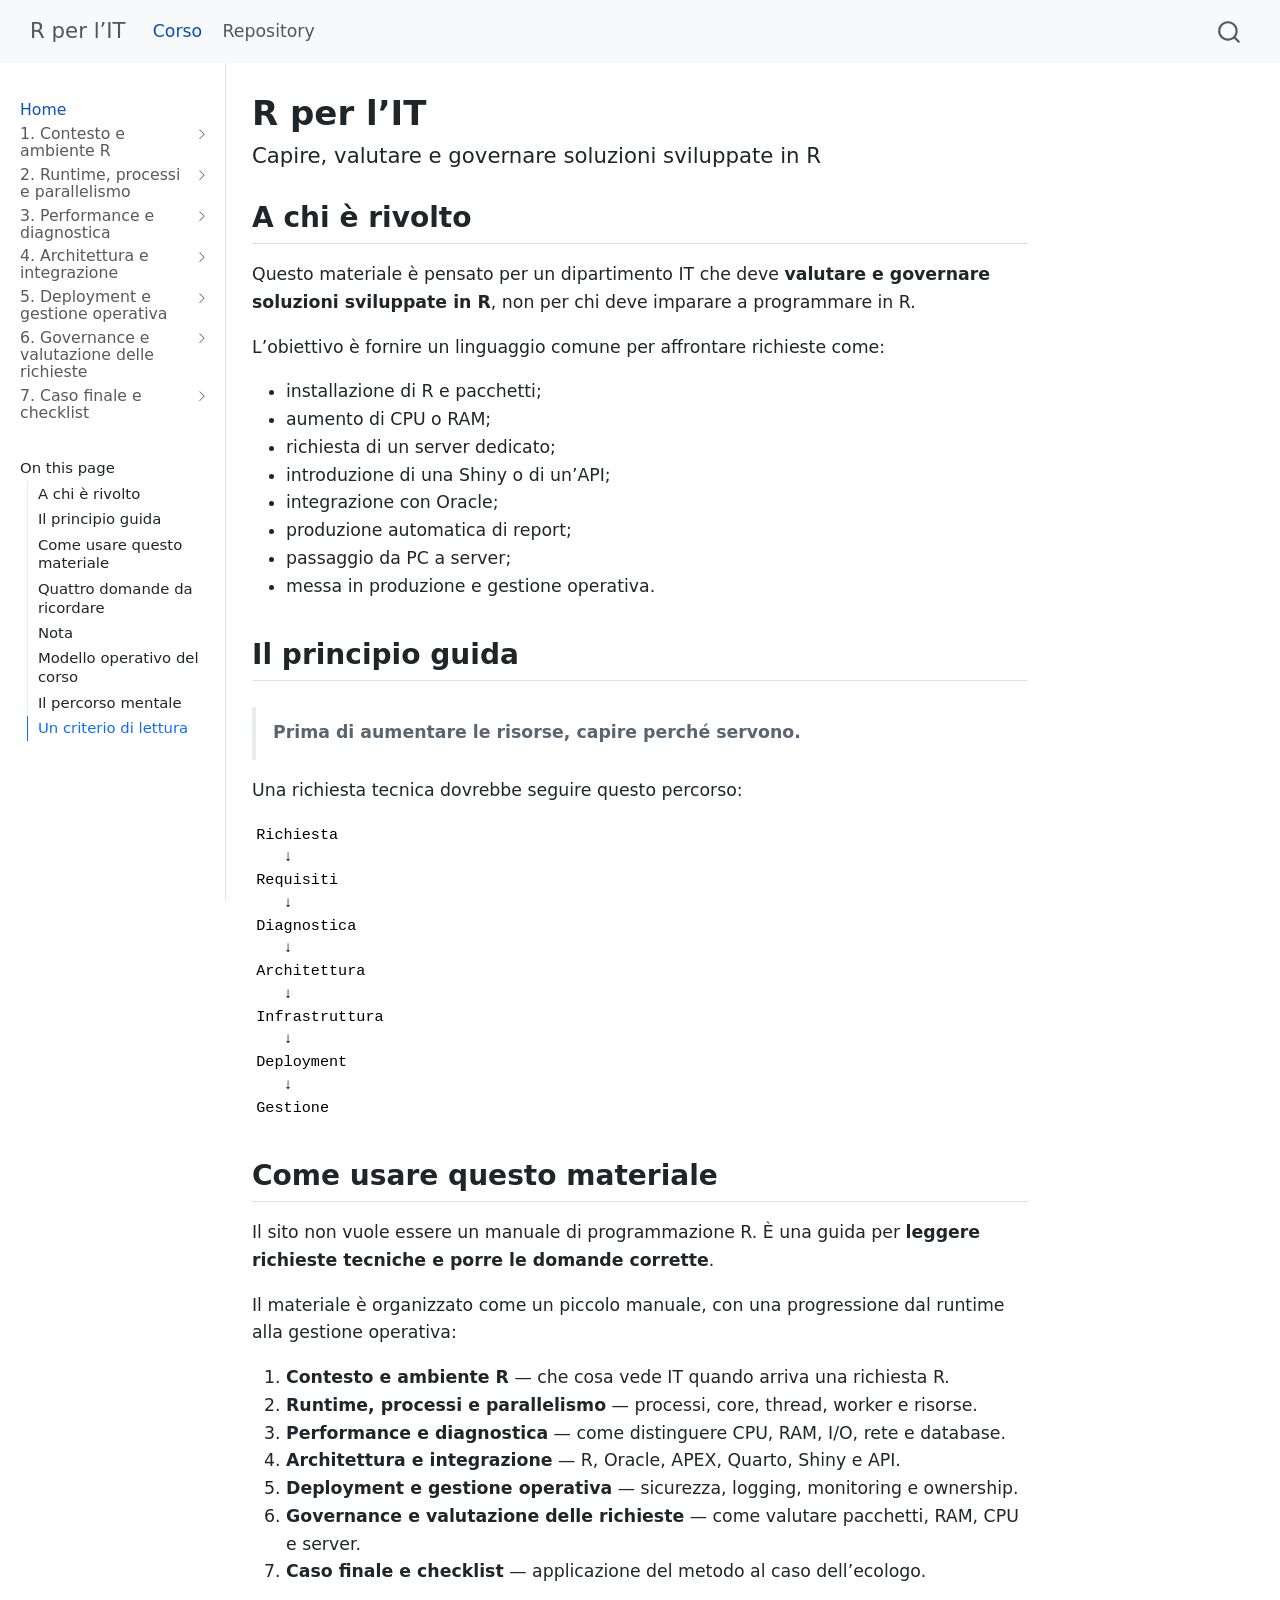
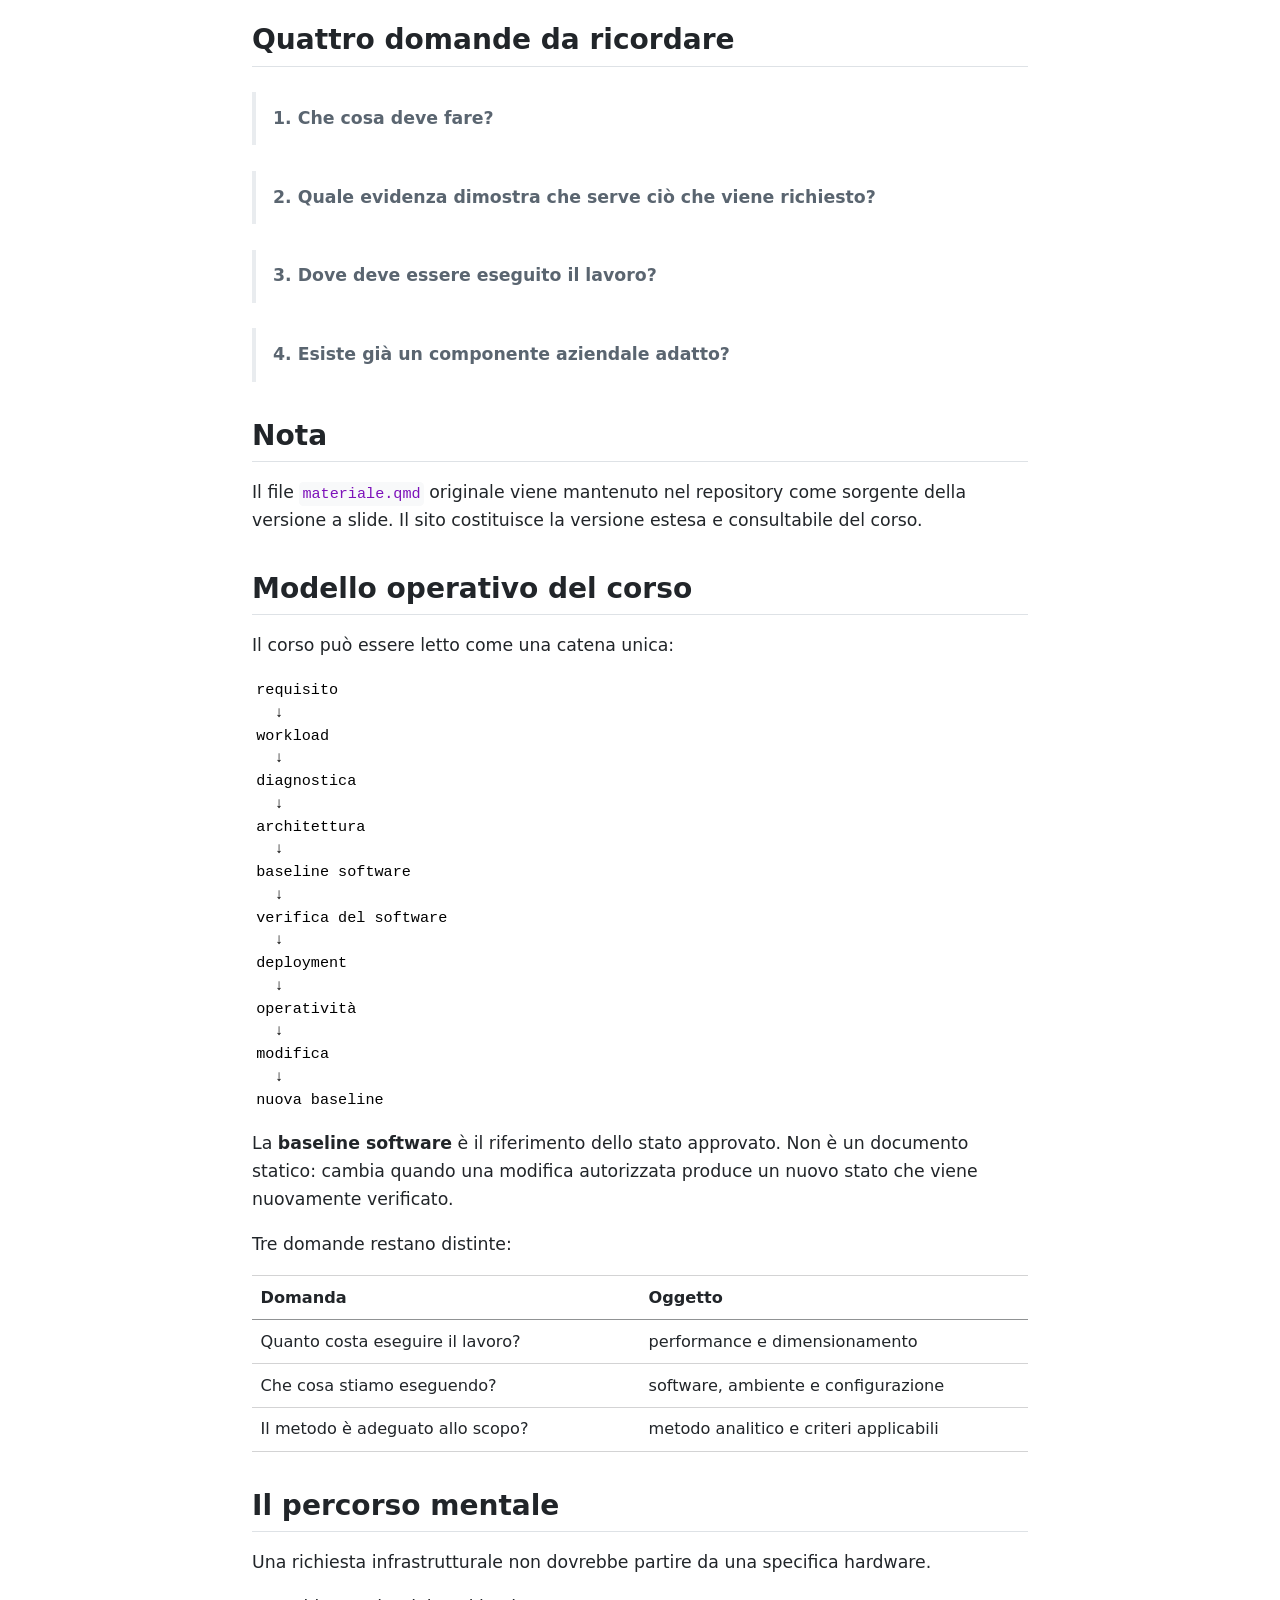
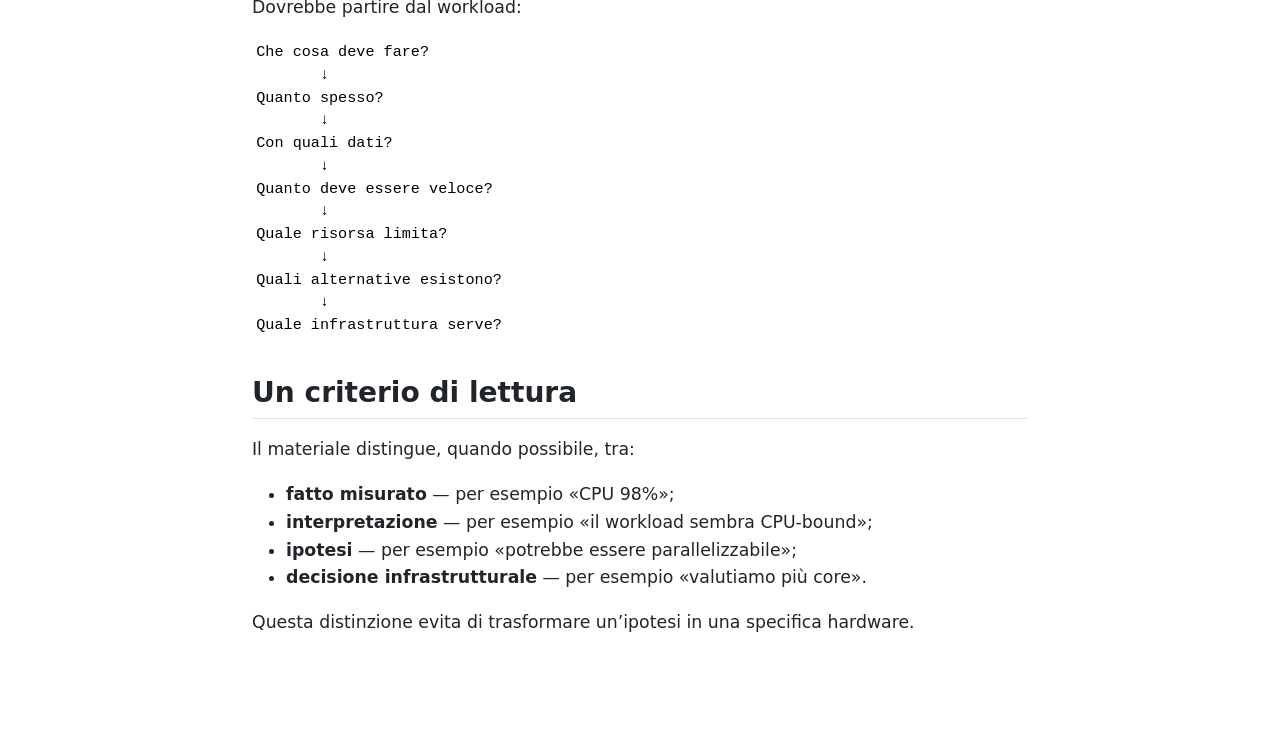
<file: index.html>
<!DOCTYPE html>
<html xmlns="http://www.w3.org/1999/xhtml" lang="en" xml:lang="en"><head>

<meta charset="utf-8">
<meta name="generator" content="quarto-1.6.37">

<meta name="viewport" content="width=device-width, initial-scale=1.0, user-scalable=yes">


<title>R per l’IT</title>
<style>
code{white-space: pre-wrap;}
span.smallcaps{font-variant: small-caps;}
div.columns{display: flex; gap: min(4vw, 1.5em);}
div.column{flex: auto; overflow-x: auto;}
div.hanging-indent{margin-left: 1.5em; text-indent: -1.5em;}
ul.task-list{list-style: none;}
ul.task-list li input[type="checkbox"] {
  width: 0.8em;
  margin: 0 0.8em 0.2em -1em; /* quarto-specific, see https://github.com/quarto-dev/quarto-cli/issues/4556 */ 
  vertical-align: middle;
}
</style>


<script src="site_libs/quarto-nav/quarto-nav.js"></script>
<script src="site_libs/quarto-nav/headroom.min.js"></script>
<script src="site_libs/clipboard/clipboard.min.js"></script>
<script src="site_libs/quarto-search/autocomplete.umd.js"></script>
<script src="site_libs/quarto-search/fuse.min.js"></script>
<script src="site_libs/quarto-search/quarto-search.js"></script>
<meta name="quarto:offset" content="./">
<script src="site_libs/quarto-html/quarto.js"></script>
<script src="site_libs/quarto-html/popper.min.js"></script>
<script src="site_libs/quarto-html/tippy.umd.min.js"></script>
<script src="site_libs/quarto-html/anchor.min.js"></script>
<link href="site_libs/quarto-html/tippy.css" rel="stylesheet">
<link href="site_libs/quarto-html/quarto-syntax-highlighting-29e2c20b02301cfff04dc8050bf30c7e.css" rel="stylesheet" id="quarto-text-highlighting-styles">
<script src="site_libs/bootstrap/bootstrap.min.js"></script>
<link href="site_libs/bootstrap/bootstrap-icons.css" rel="stylesheet">
<link href="site_libs/bootstrap/bootstrap-346f7653faf71f503ba44a80ac96ac51.min.css" rel="stylesheet" append-hash="true" id="quarto-bootstrap" data-mode="light">
<script id="quarto-search-options" type="application/json">{
  "location": "navbar",
  "copy-button": false,
  "collapse-after": 3,
  "panel-placement": "end",
  "type": "overlay",
  "limit": 50,
  "keyboard-shortcut": [
    "f",
    "/",
    "s"
  ],
  "show-item-context": false,
  "language": {
    "search-no-results-text": "No results",
    "search-matching-documents-text": "matching documents",
    "search-copy-link-title": "Copy link to search",
    "search-hide-matches-text": "Hide additional matches",
    "search-more-match-text": "more match in this document",
    "search-more-matches-text": "more matches in this document",
    "search-clear-button-title": "Clear",
    "search-text-placeholder": "",
    "search-detached-cancel-button-title": "Cancel",
    "search-submit-button-title": "Submit",
    "search-label": "Search"
  }
}</script>
<style>html{ scroll-behavior: smooth; }</style>


<link rel="stylesheet" href="styles.css">
</head>

<body class="nav-sidebar docked nav-fixed">

<div id="quarto-search-results"></div>
  <header id="quarto-header" class="headroom fixed-top">
    <nav class="navbar navbar-expand-lg " data-bs-theme="dark">
      <div class="navbar-container container-fluid">
      <div class="navbar-brand-container mx-auto">
    <a class="navbar-brand" href="./index.html">
    <span class="navbar-title">R per l’IT</span>
    </a>
  </div>
            <div id="quarto-search" class="" title="Search"></div>
          <button class="navbar-toggler" type="button" data-bs-toggle="collapse" data-bs-target="#navbarCollapse" aria-controls="navbarCollapse" role="menu" aria-expanded="false" aria-label="Toggle navigation" onclick="if (window.quartoToggleHeadroom) { window.quartoToggleHeadroom(); }">
  <span class="navbar-toggler-icon"></span>
</button>
          <div class="collapse navbar-collapse" id="navbarCollapse">
            <ul class="navbar-nav navbar-nav-scroll me-auto">
  <li class="nav-item">
    <a class="nav-link active" href="./index.html" aria-current="page"> 
<span class="menu-text">Corso</span></a>
  </li>  
  <li class="nav-item">
    <a class="nav-link" href="https://github.com/andreabz/R_per_IT"> 
<span class="menu-text">Repository</span></a>
  </li>  
</ul>
          </div> <!-- /navcollapse -->
            <div class="quarto-navbar-tools">
</div>
      </div> <!-- /container-fluid -->
    </nav>
  <nav class="quarto-secondary-nav">
    <div class="container-fluid d-flex">
      <button type="button" class="quarto-btn-toggle btn" data-bs-toggle="collapse" role="button" data-bs-target=".quarto-sidebar-collapse-item" aria-controls="quarto-sidebar" aria-expanded="false" aria-label="Toggle sidebar navigation" onclick="if (window.quartoToggleHeadroom) { window.quartoToggleHeadroom(); }">
        <i class="bi bi-layout-text-sidebar-reverse"></i>
      </button>
        <nav class="quarto-page-breadcrumbs" aria-label="breadcrumb"><ol class="breadcrumb"><li class="breadcrumb-item"><a href="./index.html">Home</a></li></ol></nav>
        <a class="flex-grow-1" role="navigation" data-bs-toggle="collapse" data-bs-target=".quarto-sidebar-collapse-item" aria-controls="quarto-sidebar" aria-expanded="false" aria-label="Toggle sidebar navigation" onclick="if (window.quartoToggleHeadroom) { window.quartoToggleHeadroom(); }">      
        </a>
    </div>
  </nav>
</header>
<!-- content -->
<div id="quarto-content" class="quarto-container page-columns page-rows-contents page-layout-article page-navbar">
<!-- sidebar -->
  <nav id="quarto-sidebar" class="sidebar collapse collapse-horizontal quarto-sidebar-collapse-item sidebar-navigation docked overflow-auto">
    <div class="sidebar-menu-container"> 
    <ul class="list-unstyled mt-1">
        <li class="sidebar-item">
  <div class="sidebar-item-container"> 
  <a href="./index.html" class="sidebar-item-text sidebar-link active">
 <span class="menu-text">Home</span></a>
  </div>
</li>
        <li class="sidebar-item sidebar-item-section">
      <div class="sidebar-item-container"> 
            <a class="sidebar-item-text sidebar-link text-start collapsed" data-bs-toggle="collapse" data-bs-target="#quarto-sidebar-section-1" role="navigation" aria-expanded="false">
 <span class="menu-text">1. Contesto e ambiente R</span></a>
          <a class="sidebar-item-toggle text-start collapsed" data-bs-toggle="collapse" data-bs-target="#quarto-sidebar-section-1" role="navigation" aria-expanded="false" aria-label="Toggle section">
            <i class="bi bi-chevron-right ms-2"></i>
          </a> 
      </div>
      <ul id="quarto-sidebar-section-1" class="collapse list-unstyled sidebar-section depth1 ">  
          <li class="sidebar-item">
  <div class="sidebar-item-container"> 
  <a href="./01-contesto.html" class="sidebar-item-text sidebar-link">
 <span class="menu-text">Contesto e ambiente R</span></a>
  </div>
</li>
      </ul>
  </li>
        <li class="sidebar-item sidebar-item-section">
      <div class="sidebar-item-container"> 
            <a class="sidebar-item-text sidebar-link text-start collapsed" data-bs-toggle="collapse" data-bs-target="#quarto-sidebar-section-2" role="navigation" aria-expanded="false">
 <span class="menu-text">2. Runtime, processi e parallelismo</span></a>
          <a class="sidebar-item-toggle text-start collapsed" data-bs-toggle="collapse" data-bs-target="#quarto-sidebar-section-2" role="navigation" aria-expanded="false" aria-label="Toggle section">
            <i class="bi bi-chevron-right ms-2"></i>
          </a> 
      </div>
      <ul id="quarto-sidebar-section-2" class="collapse list-unstyled sidebar-section depth1 ">  
          <li class="sidebar-item">
  <div class="sidebar-item-container"> 
  <a href="./02-runtime.html" class="sidebar-item-text sidebar-link">
 <span class="menu-text">Runtime, processi e parallelismo</span></a>
  </div>
</li>
      </ul>
  </li>
        <li class="sidebar-item sidebar-item-section">
      <div class="sidebar-item-container"> 
            <a class="sidebar-item-text sidebar-link text-start collapsed" data-bs-toggle="collapse" data-bs-target="#quarto-sidebar-section-3" role="navigation" aria-expanded="false">
 <span class="menu-text">3. Performance e diagnostica</span></a>
          <a class="sidebar-item-toggle text-start collapsed" data-bs-toggle="collapse" data-bs-target="#quarto-sidebar-section-3" role="navigation" aria-expanded="false" aria-label="Toggle section">
            <i class="bi bi-chevron-right ms-2"></i>
          </a> 
      </div>
      <ul id="quarto-sidebar-section-3" class="collapse list-unstyled sidebar-section depth1 ">  
          <li class="sidebar-item">
  <div class="sidebar-item-container"> 
  <a href="./03-performance.html" class="sidebar-item-text sidebar-link">
 <span class="menu-text">Performance e diagnostica</span></a>
  </div>
</li>
      </ul>
  </li>
        <li class="sidebar-item sidebar-item-section">
      <div class="sidebar-item-container"> 
            <a class="sidebar-item-text sidebar-link text-start collapsed" data-bs-toggle="collapse" data-bs-target="#quarto-sidebar-section-4" role="navigation" aria-expanded="false">
 <span class="menu-text">4. Architettura e integrazione</span></a>
          <a class="sidebar-item-toggle text-start collapsed" data-bs-toggle="collapse" data-bs-target="#quarto-sidebar-section-4" role="navigation" aria-expanded="false" aria-label="Toggle section">
            <i class="bi bi-chevron-right ms-2"></i>
          </a> 
      </div>
      <ul id="quarto-sidebar-section-4" class="collapse list-unstyled sidebar-section depth1 ">  
          <li class="sidebar-item">
  <div class="sidebar-item-container"> 
  <a href="./04-architettura.html" class="sidebar-item-text sidebar-link">
 <span class="menu-text">Architettura e integrazione</span></a>
  </div>
</li>
      </ul>
  </li>
        <li class="sidebar-item sidebar-item-section">
      <div class="sidebar-item-container"> 
            <a class="sidebar-item-text sidebar-link text-start collapsed" data-bs-toggle="collapse" data-bs-target="#quarto-sidebar-section-5" role="navigation" aria-expanded="false">
 <span class="menu-text">5. Deployment e gestione operativa</span></a>
          <a class="sidebar-item-toggle text-start collapsed" data-bs-toggle="collapse" data-bs-target="#quarto-sidebar-section-5" role="navigation" aria-expanded="false" aria-label="Toggle section">
            <i class="bi bi-chevron-right ms-2"></i>
          </a> 
      </div>
      <ul id="quarto-sidebar-section-5" class="collapse list-unstyled sidebar-section depth1 ">  
          <li class="sidebar-item">
  <div class="sidebar-item-container"> 
  <a href="./05-deployment.html" class="sidebar-item-text sidebar-link">
 <span class="menu-text">Deployment e gestione operativa</span></a>
  </div>
</li>
      </ul>
  </li>
        <li class="sidebar-item sidebar-item-section">
      <div class="sidebar-item-container"> 
            <a class="sidebar-item-text sidebar-link text-start collapsed" data-bs-toggle="collapse" data-bs-target="#quarto-sidebar-section-6" role="navigation" aria-expanded="false">
 <span class="menu-text">6. Governance e valutazione delle richieste</span></a>
          <a class="sidebar-item-toggle text-start collapsed" data-bs-toggle="collapse" data-bs-target="#quarto-sidebar-section-6" role="navigation" aria-expanded="false" aria-label="Toggle section">
            <i class="bi bi-chevron-right ms-2"></i>
          </a> 
      </div>
      <ul id="quarto-sidebar-section-6" class="collapse list-unstyled sidebar-section depth1 ">  
          <li class="sidebar-item">
  <div class="sidebar-item-container"> 
  <a href="./06-governance.html" class="sidebar-item-text sidebar-link">
 <span class="menu-text">Governance e valutazione delle richieste</span></a>
  </div>
</li>
      </ul>
  </li>
        <li class="sidebar-item sidebar-item-section">
      <div class="sidebar-item-container"> 
            <a class="sidebar-item-text sidebar-link text-start collapsed" data-bs-toggle="collapse" data-bs-target="#quarto-sidebar-section-7" role="navigation" aria-expanded="false">
 <span class="menu-text">7. Caso finale e checklist</span></a>
          <a class="sidebar-item-toggle text-start collapsed" data-bs-toggle="collapse" data-bs-target="#quarto-sidebar-section-7" role="navigation" aria-expanded="false" aria-label="Toggle section">
            <i class="bi bi-chevron-right ms-2"></i>
          </a> 
      </div>
      <ul id="quarto-sidebar-section-7" class="collapse list-unstyled sidebar-section depth1 ">  
          <li class="sidebar-item">
  <div class="sidebar-item-container"> 
  <a href="./07-caso-finale.html" class="sidebar-item-text sidebar-link">
 <span class="menu-text">Caso finale e checklist</span></a>
  </div>
</li>
      </ul>
  </li>
    </ul>
    </div>
    <nav id="TOC" role="doc-toc" class="toc-active">
    <h2 id="toc-title">On this page</h2>
   
  <ul>
  <li><a href="#a-chi-è-rivolto" id="toc-a-chi-è-rivolto" class="nav-link active" data-scroll-target="#a-chi-è-rivolto">A chi è rivolto</a></li>
  <li><a href="#il-principio-guida" id="toc-il-principio-guida" class="nav-link" data-scroll-target="#il-principio-guida">Il principio guida</a></li>
  <li><a href="#come-usare-questo-materiale" id="toc-come-usare-questo-materiale" class="nav-link" data-scroll-target="#come-usare-questo-materiale">Come usare questo materiale</a></li>
  <li><a href="#quattro-domande-da-ricordare" id="toc-quattro-domande-da-ricordare" class="nav-link" data-scroll-target="#quattro-domande-da-ricordare">Quattro domande da ricordare</a></li>
  <li><a href="#nota" id="toc-nota" class="nav-link" data-scroll-target="#nota">Nota</a></li>
  <li><a href="#modello-operativo-del-corso" id="toc-modello-operativo-del-corso" class="nav-link" data-scroll-target="#modello-operativo-del-corso">Modello operativo del corso</a></li>
  <li><a href="#il-percorso-mentale" id="toc-il-percorso-mentale" class="nav-link" data-scroll-target="#il-percorso-mentale">Il percorso mentale</a></li>
  <li><a href="#un-criterio-di-lettura" id="toc-un-criterio-di-lettura" class="nav-link" data-scroll-target="#un-criterio-di-lettura">Un criterio di lettura</a></li>
  </ul>
</nav>
</nav>
<div id="quarto-sidebar-glass" class="quarto-sidebar-collapse-item" data-bs-toggle="collapse" data-bs-target=".quarto-sidebar-collapse-item"></div>
<!-- margin-sidebar -->
    <div id="quarto-margin-sidebar" class="sidebar margin-sidebar zindex-bottom">
    </div>
<!-- main -->
<main class="content" id="quarto-document-content">

<header id="title-block-header" class="quarto-title-block default">
<div class="quarto-title">
<h1 class="title">R per l’IT</h1>
<p class="subtitle lead">Capire, valutare e governare soluzioni sviluppate in R</p>
</div>



<div class="quarto-title-meta">

    
  
    
  </div>
  


</header>


<section id="a-chi-è-rivolto" class="level2">
<h2 class="anchored" data-anchor-id="a-chi-è-rivolto">A chi è rivolto</h2>
<p>Questo materiale è pensato per un dipartimento IT che deve <strong>valutare e governare soluzioni sviluppate in R</strong>, non per chi deve imparare a programmare in R.</p>
<p>L’obiettivo è fornire un linguaggio comune per affrontare richieste come:</p>
<ul>
<li>installazione di R e pacchetti;</li>
<li>aumento di CPU o RAM;</li>
<li>richiesta di un server dedicato;</li>
<li>introduzione di una Shiny o di un’API;</li>
<li>integrazione con Oracle;</li>
<li>produzione automatica di report;</li>
<li>passaggio da PC a server;</li>
<li>messa in produzione e gestione operativa.</li>
</ul>
</section>
<section id="il-principio-guida" class="level2">
<h2 class="anchored" data-anchor-id="il-principio-guida">Il principio guida</h2>
<blockquote class="blockquote">
<p><strong>Prima di aumentare le risorse, capire perché servono.</strong></p>
</blockquote>
<p>Una richiesta tecnica dovrebbe seguire questo percorso:</p>
<pre class="text"><code>Richiesta
   ↓
Requisiti
   ↓
Diagnostica
   ↓
Architettura
   ↓
Infrastruttura
   ↓
Deployment
   ↓
Gestione</code></pre>
</section>
<section id="come-usare-questo-materiale" class="level2">
<h2 class="anchored" data-anchor-id="come-usare-questo-materiale">Come usare questo materiale</h2>
<p>Il sito non vuole essere un manuale di programmazione R. È una guida per <strong>leggere richieste tecniche e porre le domande corrette</strong>.</p>
<p>Il materiale è organizzato come un piccolo manuale, con una progressione dal runtime alla gestione operativa:</p>
<ol type="1">
<li><strong>Contesto e ambiente R</strong> — che cosa vede IT quando arriva una richiesta R.</li>
<li><strong>Runtime, processi e parallelismo</strong> — processi, core, thread, worker e risorse.</li>
<li><strong>Performance e diagnostica</strong> — come distinguere CPU, RAM, I/O, rete e database.</li>
<li><strong>Architettura e integrazione</strong> — R, Oracle, APEX, Quarto, Shiny e API.</li>
<li><strong>Deployment e gestione operativa</strong> — sicurezza, logging, monitoring e ownership.</li>
<li><strong>Governance e valutazione delle richieste</strong> — come valutare pacchetti, RAM, CPU e server.</li>
<li><strong>Caso finale e checklist</strong> — applicazione del metodo al caso dell’ecologo.</li>
</ol>
</section>
<section id="quattro-domande-da-ricordare" class="level2">
<h2 class="anchored" data-anchor-id="quattro-domande-da-ricordare">Quattro domande da ricordare</h2>
<blockquote class="blockquote">
<p><strong>1. Che cosa deve fare?</strong></p>
</blockquote>
<blockquote class="blockquote">
<p><strong>2. Quale evidenza dimostra che serve ciò che viene richiesto?</strong></p>
</blockquote>
<blockquote class="blockquote">
<p><strong>3. Dove deve essere eseguito il lavoro?</strong></p>
</blockquote>
<blockquote class="blockquote">
<p><strong>4. Esiste già un componente aziendale adatto?</strong></p>
</blockquote>
</section>
<section id="nota" class="level2">
<h2 class="anchored" data-anchor-id="nota">Nota</h2>
<p>Il file <code>materiale.qmd</code> originale viene mantenuto nel repository come sorgente della versione a slide. Il sito costituisce la versione estesa e consultabile del corso.</p>
</section>
<section id="modello-operativo-del-corso" class="level2">
<h2 class="anchored" data-anchor-id="modello-operativo-del-corso">Modello operativo del corso</h2>
<p>Il corso può essere letto come una catena unica:</p>
<pre class="text"><code>requisito
  ↓
workload
  ↓
diagnostica
  ↓
architettura
  ↓
baseline software
  ↓
verifica del software
  ↓
deployment
  ↓
operatività
  ↓
modifica
  ↓
nuova baseline</code></pre>
<p>La <strong>baseline software</strong> è il riferimento dello stato approvato. Non è un documento statico: cambia quando una modifica autorizzata produce un nuovo stato che viene nuovamente verificato.</p>
<p>Tre domande restano distinte:</p>
<table class="caption-top table">
<colgroup>
<col style="width: 50%">
<col style="width: 50%">
</colgroup>
<thead>
<tr class="header">
<th>Domanda</th>
<th>Oggetto</th>
</tr>
</thead>
<tbody>
<tr class="odd">
<td>Quanto costa eseguire il lavoro?</td>
<td>performance e dimensionamento</td>
</tr>
<tr class="even">
<td>Che cosa stiamo eseguendo?</td>
<td>software, ambiente e configurazione</td>
</tr>
<tr class="odd">
<td>Il metodo è adeguato allo scopo?</td>
<td>metodo analitico e criteri applicabili</td>
</tr>
</tbody>
</table>
</section>
<section id="il-percorso-mentale" class="level2">
<h2 class="anchored" data-anchor-id="il-percorso-mentale">Il percorso mentale</h2>
<p>Una richiesta infrastrutturale non dovrebbe partire da una specifica hardware.</p>
<p>Dovrebbe partire dal workload:</p>
<pre class="text"><code>Che cosa deve fare?
       ↓
Quanto spesso?
       ↓
Con quali dati?
       ↓
Quanto deve essere veloce?
       ↓
Quale risorsa limita?
       ↓
Quali alternative esistono?
       ↓
Quale infrastruttura serve?</code></pre>
</section>
<section id="un-criterio-di-lettura" class="level2">
<h2 class="anchored" data-anchor-id="un-criterio-di-lettura">Un criterio di lettura</h2>
<p>Il materiale distingue, quando possibile, tra:</p>
<ul>
<li><strong>fatto misurato</strong> — per esempio «CPU 98%»;</li>
<li><strong>interpretazione</strong> — per esempio «il workload sembra CPU-bound»;</li>
<li><strong>ipotesi</strong> — per esempio «potrebbe essere parallelizzabile»;</li>
<li><strong>decisione infrastrutturale</strong> — per esempio «valutiamo più core».</li>
</ul>
<p>Questa distinzione evita di trasformare un’ipotesi in una specifica hardware.</p>


</section>

</main> <!-- /main -->
<script id="quarto-html-after-body" type="application/javascript">
window.document.addEventListener("DOMContentLoaded", function (event) {
  const toggleBodyColorMode = (bsSheetEl) => {
    const mode = bsSheetEl.getAttribute("data-mode");
    const bodyEl = window.document.querySelector("body");
    if (mode === "dark") {
      bodyEl.classList.add("quarto-dark");
      bodyEl.classList.remove("quarto-light");
    } else {
      bodyEl.classList.add("quarto-light");
      bodyEl.classList.remove("quarto-dark");
    }
  }
  const toggleBodyColorPrimary = () => {
    const bsSheetEl = window.document.querySelector("link#quarto-bootstrap");
    if (bsSheetEl) {
      toggleBodyColorMode(bsSheetEl);
    }
  }
  toggleBodyColorPrimary();  
  const icon = "";
  const anchorJS = new window.AnchorJS();
  anchorJS.options = {
    placement: 'right',
    icon: icon
  };
  anchorJS.add('.anchored');
  const isCodeAnnotation = (el) => {
    for (const clz of el.classList) {
      if (clz.startsWith('code-annotation-')) {                     
        return true;
      }
    }
    return false;
  }
  const onCopySuccess = function(e) {
    // button target
    const button = e.trigger;
    // don't keep focus
    button.blur();
    // flash "checked"
    button.classList.add('code-copy-button-checked');
    var currentTitle = button.getAttribute("title");
    button.setAttribute("title", "Copied!");
    let tooltip;
    if (window.bootstrap) {
      button.setAttribute("data-bs-toggle", "tooltip");
      button.setAttribute("data-bs-placement", "left");
      button.setAttribute("data-bs-title", "Copied!");
      tooltip = new bootstrap.Tooltip(button, 
        { trigger: "manual", 
          customClass: "code-copy-button-tooltip",
          offset: [0, -8]});
      tooltip.show();    
    }
    setTimeout(function() {
      if (tooltip) {
        tooltip.hide();
        button.removeAttribute("data-bs-title");
        button.removeAttribute("data-bs-toggle");
        button.removeAttribute("data-bs-placement");
      }
      button.setAttribute("title", currentTitle);
      button.classList.remove('code-copy-button-checked');
    }, 1000);
    // clear code selection
    e.clearSelection();
  }
  const getTextToCopy = function(trigger) {
      const codeEl = trigger.previousElementSibling.cloneNode(true);
      for (const childEl of codeEl.children) {
        if (isCodeAnnotation(childEl)) {
          childEl.remove();
        }
      }
      return codeEl.innerText;
  }
  const clipboard = new window.ClipboardJS('.code-copy-button:not([data-in-quarto-modal])', {
    text: getTextToCopy
  });
  clipboard.on('success', onCopySuccess);
  if (window.document.getElementById('quarto-embedded-source-code-modal')) {
    const clipboardModal = new window.ClipboardJS('.code-copy-button[data-in-quarto-modal]', {
      text: getTextToCopy,
      container: window.document.getElementById('quarto-embedded-source-code-modal')
    });
    clipboardModal.on('success', onCopySuccess);
  }
    var localhostRegex = new RegExp(/^(?:http|https):\/\/localhost\:?[0-9]*\//);
    var mailtoRegex = new RegExp(/^mailto:/);
      var filterRegex = new RegExp('/' + window.location.host + '/');
    var isInternal = (href) => {
        return filterRegex.test(href) || localhostRegex.test(href) || mailtoRegex.test(href);
    }
    // Inspect non-navigation links and adorn them if external
 	var links = window.document.querySelectorAll('a[href]:not(.nav-link):not(.navbar-brand):not(.toc-action):not(.sidebar-link):not(.sidebar-item-toggle):not(.pagination-link):not(.no-external):not([aria-hidden]):not(.dropdown-item):not(.quarto-navigation-tool):not(.about-link)');
    for (var i=0; i<links.length; i++) {
      const link = links[i];
      if (!isInternal(link.href)) {
        // undo the damage that might have been done by quarto-nav.js in the case of
        // links that we want to consider external
        if (link.dataset.originalHref !== undefined) {
          link.href = link.dataset.originalHref;
        }
      }
    }
  function tippyHover(el, contentFn, onTriggerFn, onUntriggerFn) {
    const config = {
      allowHTML: true,
      maxWidth: 500,
      delay: 100,
      arrow: false,
      appendTo: function(el) {
          return el.parentElement;
      },
      interactive: true,
      interactiveBorder: 10,
      theme: 'quarto',
      placement: 'bottom-start',
    };
    if (contentFn) {
      config.content = contentFn;
    }
    if (onTriggerFn) {
      config.onTrigger = onTriggerFn;
    }
    if (onUntriggerFn) {
      config.onUntrigger = onUntriggerFn;
    }
    window.tippy(el, config); 
  }
  const noterefs = window.document.querySelectorAll('a[role="doc-noteref"]');
  for (var i=0; i<noterefs.length; i++) {
    const ref = noterefs[i];
    tippyHover(ref, function() {
      // use id or data attribute instead here
      let href = ref.getAttribute('data-footnote-href') || ref.getAttribute('href');
      try { href = new URL(href).hash; } catch {}
      const id = href.replace(/^#\/?/, "");
      const note = window.document.getElementById(id);
      if (note) {
        return note.innerHTML;
      } else {
        return "";
      }
    });
  }
  const xrefs = window.document.querySelectorAll('a.quarto-xref');
  const processXRef = (id, note) => {
    // Strip column container classes
    const stripColumnClz = (el) => {
      el.classList.remove("page-full", "page-columns");
      if (el.children) {
        for (const child of el.children) {
          stripColumnClz(child);
        }
      }
    }
    stripColumnClz(note)
    if (id === null || id.startsWith('sec-')) {
      // Special case sections, only their first couple elements
      const container = document.createElement("div");
      if (note.children && note.children.length > 2) {
        container.appendChild(note.children[0].cloneNode(true));
        for (let i = 1; i < note.children.length; i++) {
          const child = note.children[i];
          if (child.tagName === "P" && child.innerText === "") {
            continue;
          } else {
            container.appendChild(child.cloneNode(true));
            break;
          }
        }
        if (window.Quarto?.typesetMath) {
          window.Quarto.typesetMath(container);
        }
        return container.innerHTML
      } else {
        if (window.Quarto?.typesetMath) {
          window.Quarto.typesetMath(note);
        }
        return note.innerHTML;
      }
    } else {
      // Remove any anchor links if they are present
      const anchorLink = note.querySelector('a.anchorjs-link');
      if (anchorLink) {
        anchorLink.remove();
      }
      if (window.Quarto?.typesetMath) {
        window.Quarto.typesetMath(note);
      }
      if (note.classList.contains("callout")) {
        return note.outerHTML;
      } else {
        return note.innerHTML;
      }
    }
  }
  for (var i=0; i<xrefs.length; i++) {
    const xref = xrefs[i];
    tippyHover(xref, undefined, function(instance) {
      instance.disable();
      let url = xref.getAttribute('href');
      let hash = undefined; 
      if (url.startsWith('#')) {
        hash = url;
      } else {
        try { hash = new URL(url).hash; } catch {}
      }
      if (hash) {
        const id = hash.replace(/^#\/?/, "");
        const note = window.document.getElementById(id);
        if (note !== null) {
          try {
            const html = processXRef(id, note.cloneNode(true));
            instance.setContent(html);
          } finally {
            instance.enable();
            instance.show();
          }
        } else {
          // See if we can fetch this
          fetch(url.split('#')[0])
          .then(res => res.text())
          .then(html => {
            const parser = new DOMParser();
            const htmlDoc = parser.parseFromString(html, "text/html");
            const note = htmlDoc.getElementById(id);
            if (note !== null) {
              const html = processXRef(id, note);
              instance.setContent(html);
            } 
          }).finally(() => {
            instance.enable();
            instance.show();
          });
        }
      } else {
        // See if we can fetch a full url (with no hash to target)
        // This is a special case and we should probably do some content thinning / targeting
        fetch(url)
        .then(res => res.text())
        .then(html => {
          const parser = new DOMParser();
          const htmlDoc = parser.parseFromString(html, "text/html");
          const note = htmlDoc.querySelector('main.content');
          if (note !== null) {
            // This should only happen for chapter cross references
            // (since there is no id in the URL)
            // remove the first header
            if (note.children.length > 0 && note.children[0].tagName === "HEADER") {
              note.children[0].remove();
            }
            const html = processXRef(null, note);
            instance.setContent(html);
          } 
        }).finally(() => {
          instance.enable();
          instance.show();
        });
      }
    }, function(instance) {
    });
  }
      let selectedAnnoteEl;
      const selectorForAnnotation = ( cell, annotation) => {
        let cellAttr = 'data-code-cell="' + cell + '"';
        let lineAttr = 'data-code-annotation="' +  annotation + '"';
        const selector = 'span[' + cellAttr + '][' + lineAttr + ']';
        return selector;
      }
      const selectCodeLines = (annoteEl) => {
        const doc = window.document;
        const targetCell = annoteEl.getAttribute("data-target-cell");
        const targetAnnotation = annoteEl.getAttribute("data-target-annotation");
        const annoteSpan = window.document.querySelector(selectorForAnnotation(targetCell, targetAnnotation));
        const lines = annoteSpan.getAttribute("data-code-lines").split(",");
        const lineIds = lines.map((line) => {
          return targetCell + "-" + line;
        })
        let top = null;
        let height = null;
        let parent = null;
        if (lineIds.length > 0) {
            //compute the position of the single el (top and bottom and make a div)
            const el = window.document.getElementById(lineIds[0]);
            top = el.offsetTop;
            height = el.offsetHeight;
            parent = el.parentElement.parentElement;
          if (lineIds.length > 1) {
            const lastEl = window.document.getElementById(lineIds[lineIds.length - 1]);
            const bottom = lastEl.offsetTop + lastEl.offsetHeight;
            height = bottom - top;
          }
          if (top !== null && height !== null && parent !== null) {
            // cook up a div (if necessary) and position it 
            let div = window.document.getElementById("code-annotation-line-highlight");
            if (div === null) {
              div = window.document.createElement("div");
              div.setAttribute("id", "code-annotation-line-highlight");
              div.style.position = 'absolute';
              parent.appendChild(div);
            }
            div.style.top = top - 2 + "px";
            div.style.height = height + 4 + "px";
            div.style.left = 0;
            let gutterDiv = window.document.getElementById("code-annotation-line-highlight-gutter");
            if (gutterDiv === null) {
              gutterDiv = window.document.createElement("div");
              gutterDiv.setAttribute("id", "code-annotation-line-highlight-gutter");
              gutterDiv.style.position = 'absolute';
              const codeCell = window.document.getElementById(targetCell);
              const gutter = codeCell.querySelector('.code-annotation-gutter');
              gutter.appendChild(gutterDiv);
            }
            gutterDiv.style.top = top - 2 + "px";
            gutterDiv.style.height = height + 4 + "px";
          }
          selectedAnnoteEl = annoteEl;
        }
      };
      const unselectCodeLines = () => {
        const elementsIds = ["code-annotation-line-highlight", "code-annotation-line-highlight-gutter"];
        elementsIds.forEach((elId) => {
          const div = window.document.getElementById(elId);
          if (div) {
            div.remove();
          }
        });
        selectedAnnoteEl = undefined;
      };
        // Handle positioning of the toggle
    window.addEventListener(
      "resize",
      throttle(() => {
        elRect = undefined;
        if (selectedAnnoteEl) {
          selectCodeLines(selectedAnnoteEl);
        }
      }, 10)
    );
    function throttle(fn, ms) {
    let throttle = false;
    let timer;
      return (...args) => {
        if(!throttle) { // first call gets through
            fn.apply(this, args);
            throttle = true;
        } else { // all the others get throttled
            if(timer) clearTimeout(timer); // cancel #2
            timer = setTimeout(() => {
              fn.apply(this, args);
              timer = throttle = false;
            }, ms);
        }
      };
    }
      // Attach click handler to the DT
      const annoteDls = window.document.querySelectorAll('dt[data-target-cell]');
      for (const annoteDlNode of annoteDls) {
        annoteDlNode.addEventListener('click', (event) => {
          const clickedEl = event.target;
          if (clickedEl !== selectedAnnoteEl) {
            unselectCodeLines();
            const activeEl = window.document.querySelector('dt[data-target-cell].code-annotation-active');
            if (activeEl) {
              activeEl.classList.remove('code-annotation-active');
            }
            selectCodeLines(clickedEl);
            clickedEl.classList.add('code-annotation-active');
          } else {
            // Unselect the line
            unselectCodeLines();
            clickedEl.classList.remove('code-annotation-active');
          }
        });
      }
  const findCites = (el) => {
    const parentEl = el.parentElement;
    if (parentEl) {
      const cites = parentEl.dataset.cites;
      if (cites) {
        return {
          el,
          cites: cites.split(' ')
        };
      } else {
        return findCites(el.parentElement)
      }
    } else {
      return undefined;
    }
  };
  var bibliorefs = window.document.querySelectorAll('a[role="doc-biblioref"]');
  for (var i=0; i<bibliorefs.length; i++) {
    const ref = bibliorefs[i];
    const citeInfo = findCites(ref);
    if (citeInfo) {
      tippyHover(citeInfo.el, function() {
        var popup = window.document.createElement('div');
        citeInfo.cites.forEach(function(cite) {
          var citeDiv = window.document.createElement('div');
          citeDiv.classList.add('hanging-indent');
          citeDiv.classList.add('csl-entry');
          var biblioDiv = window.document.getElementById('ref-' + cite);
          if (biblioDiv) {
            citeDiv.innerHTML = biblioDiv.innerHTML;
          }
          popup.appendChild(citeDiv);
        });
        return popup.innerHTML;
      });
    }
  }
});
</script>
</div> <!-- /content -->




<script src="site_libs/quarto-html/zenscroll-min.js"></script>
</body></html>
</file>
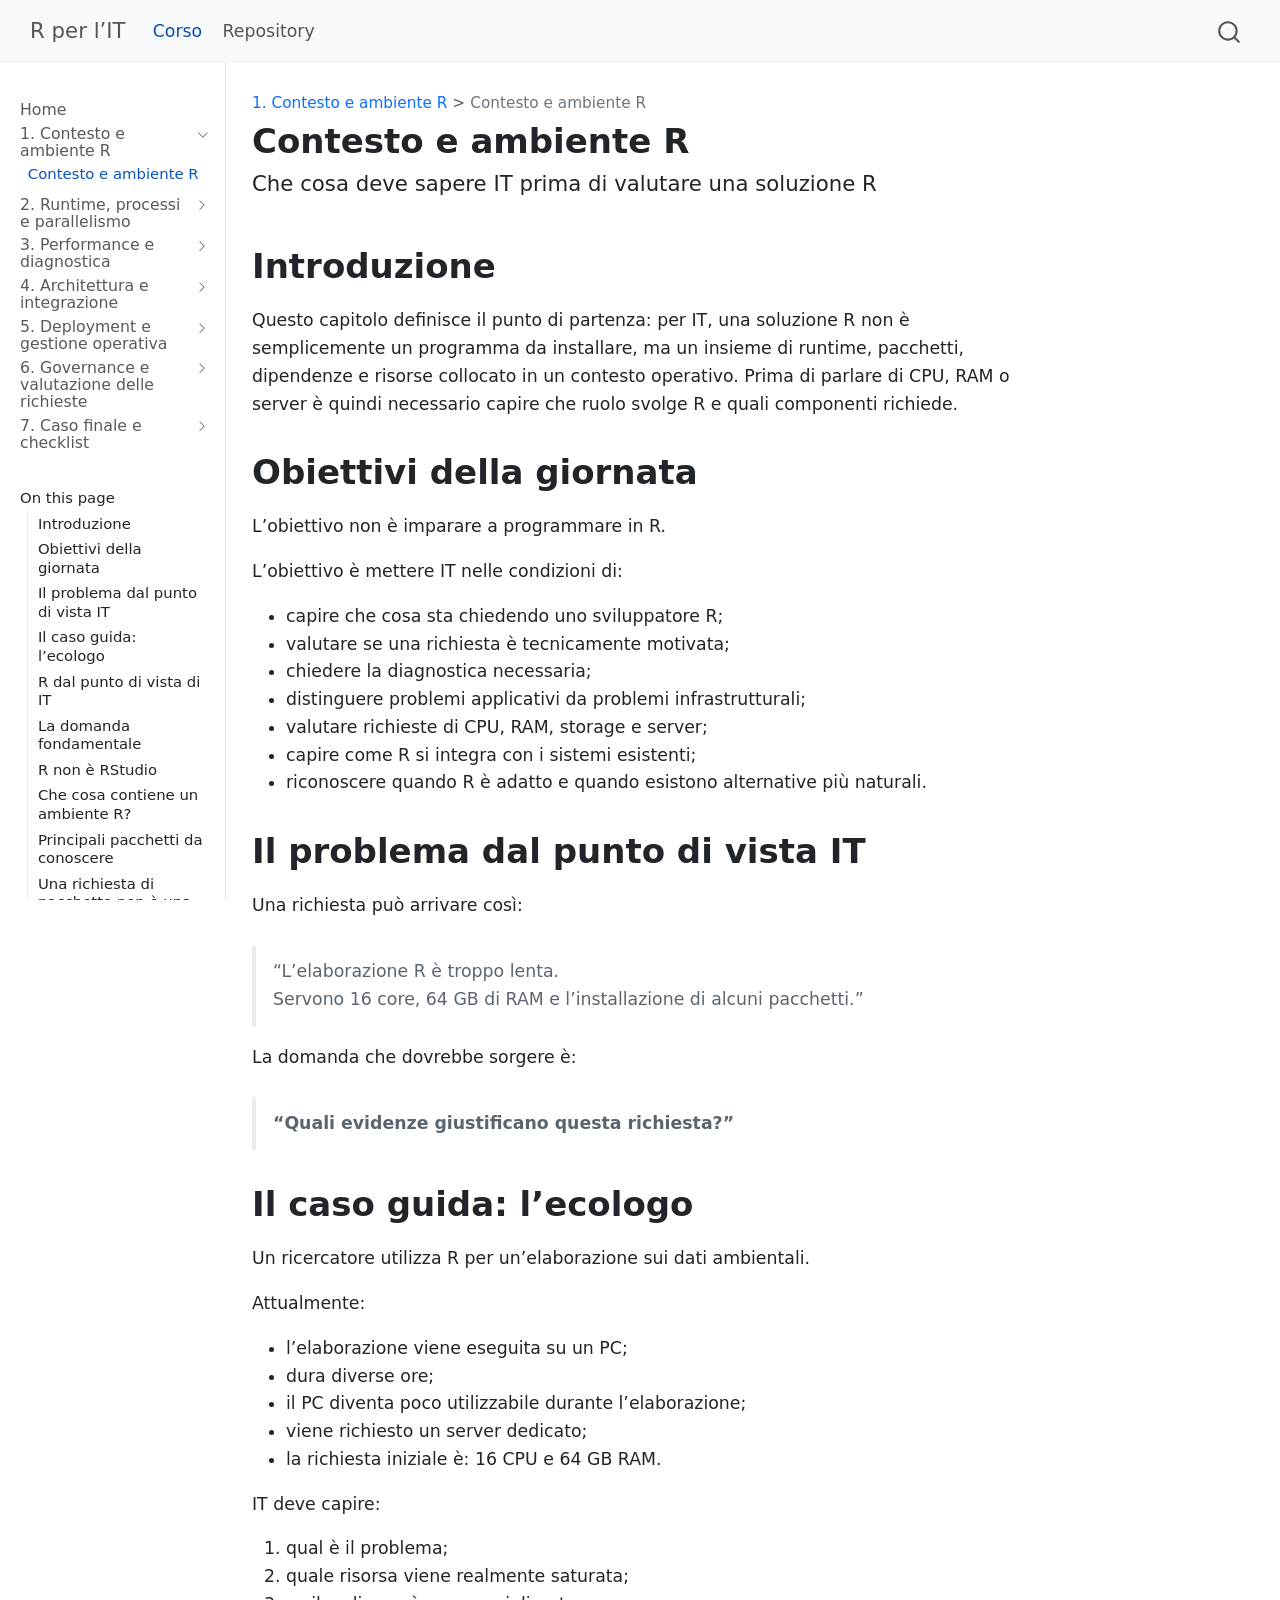
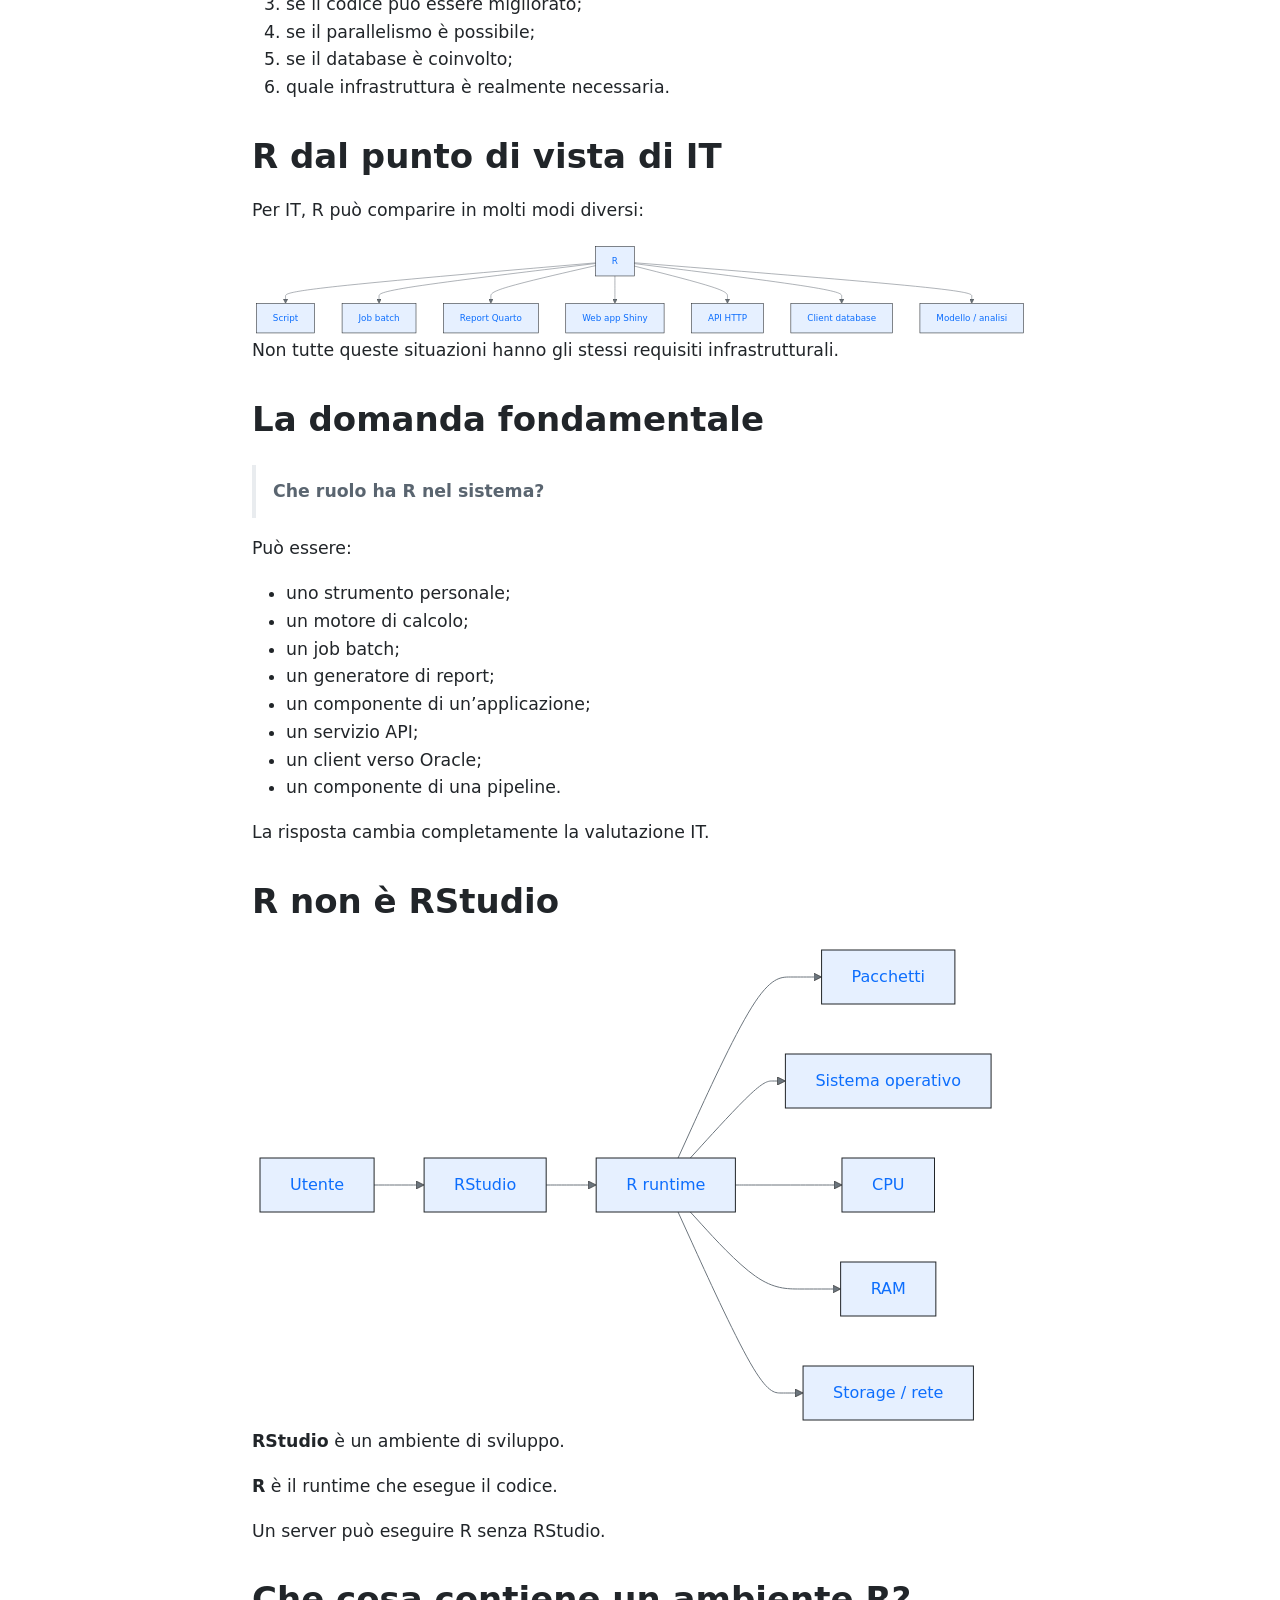
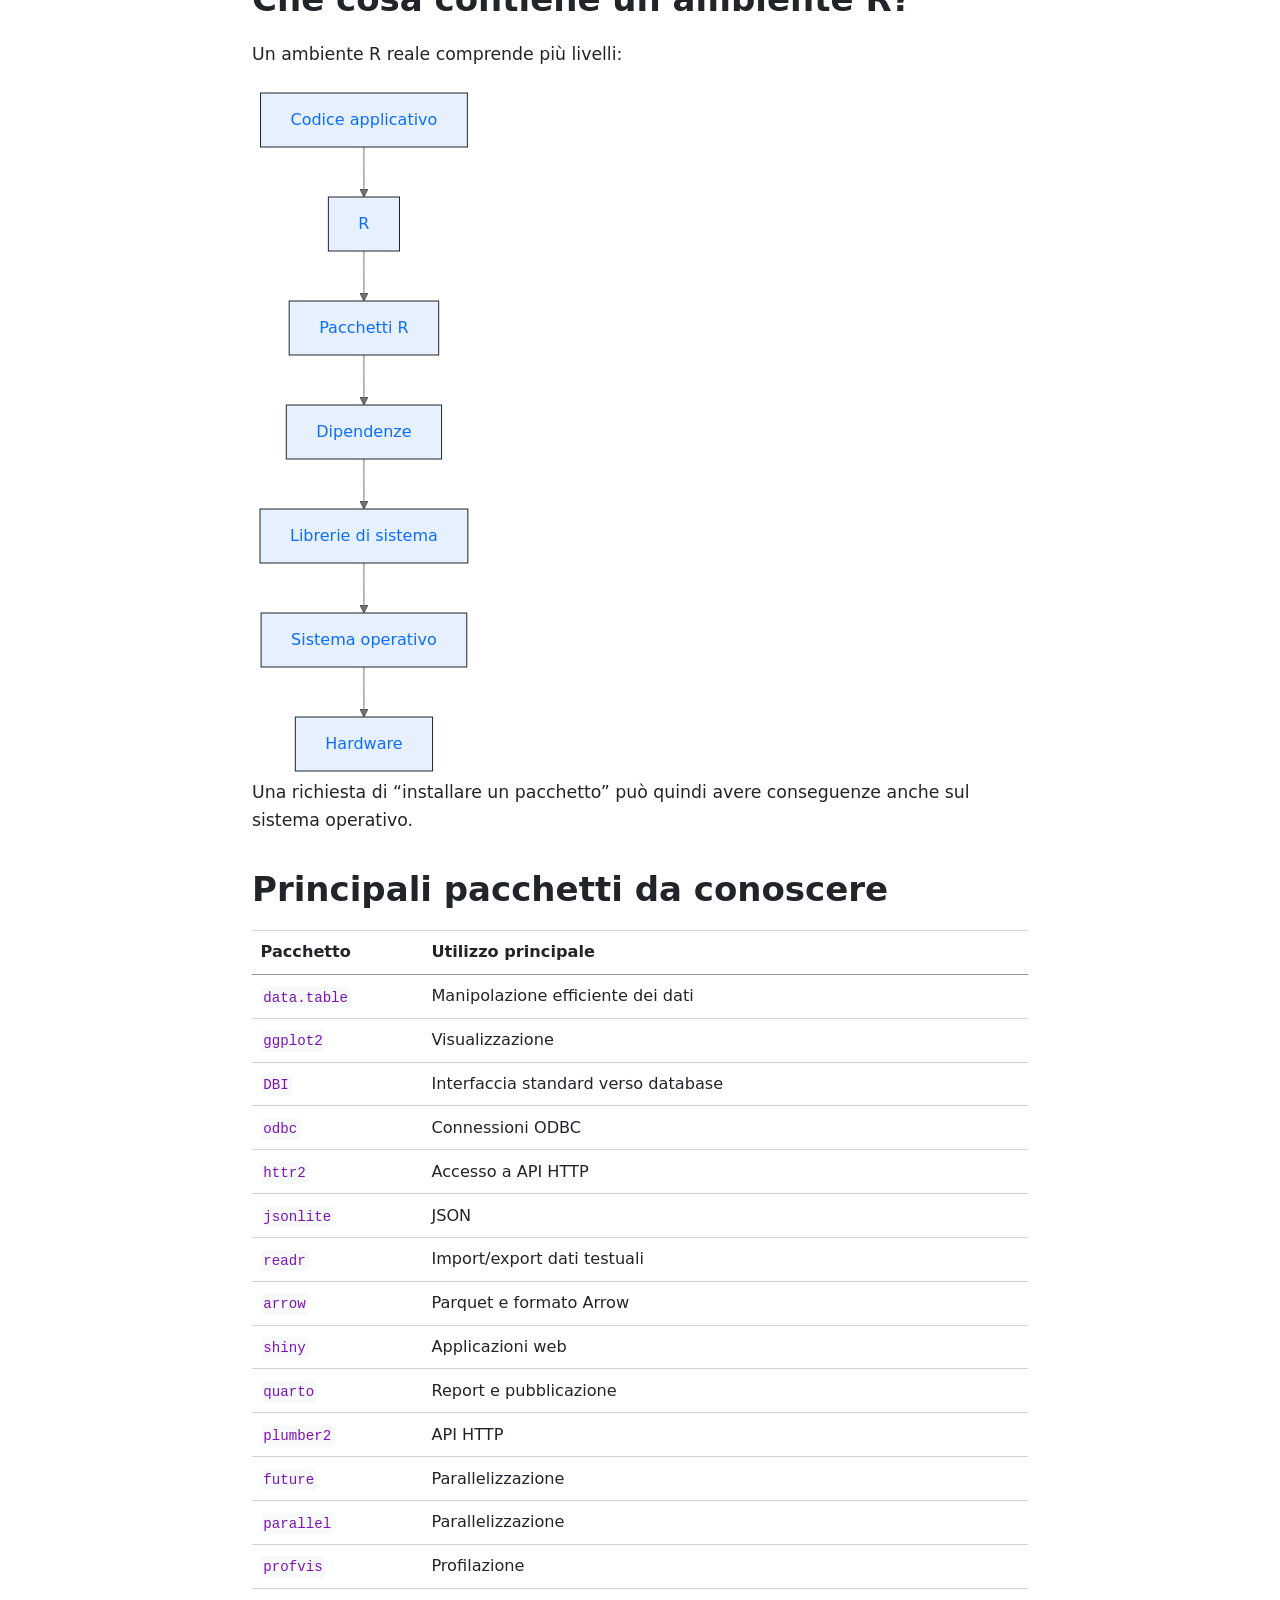
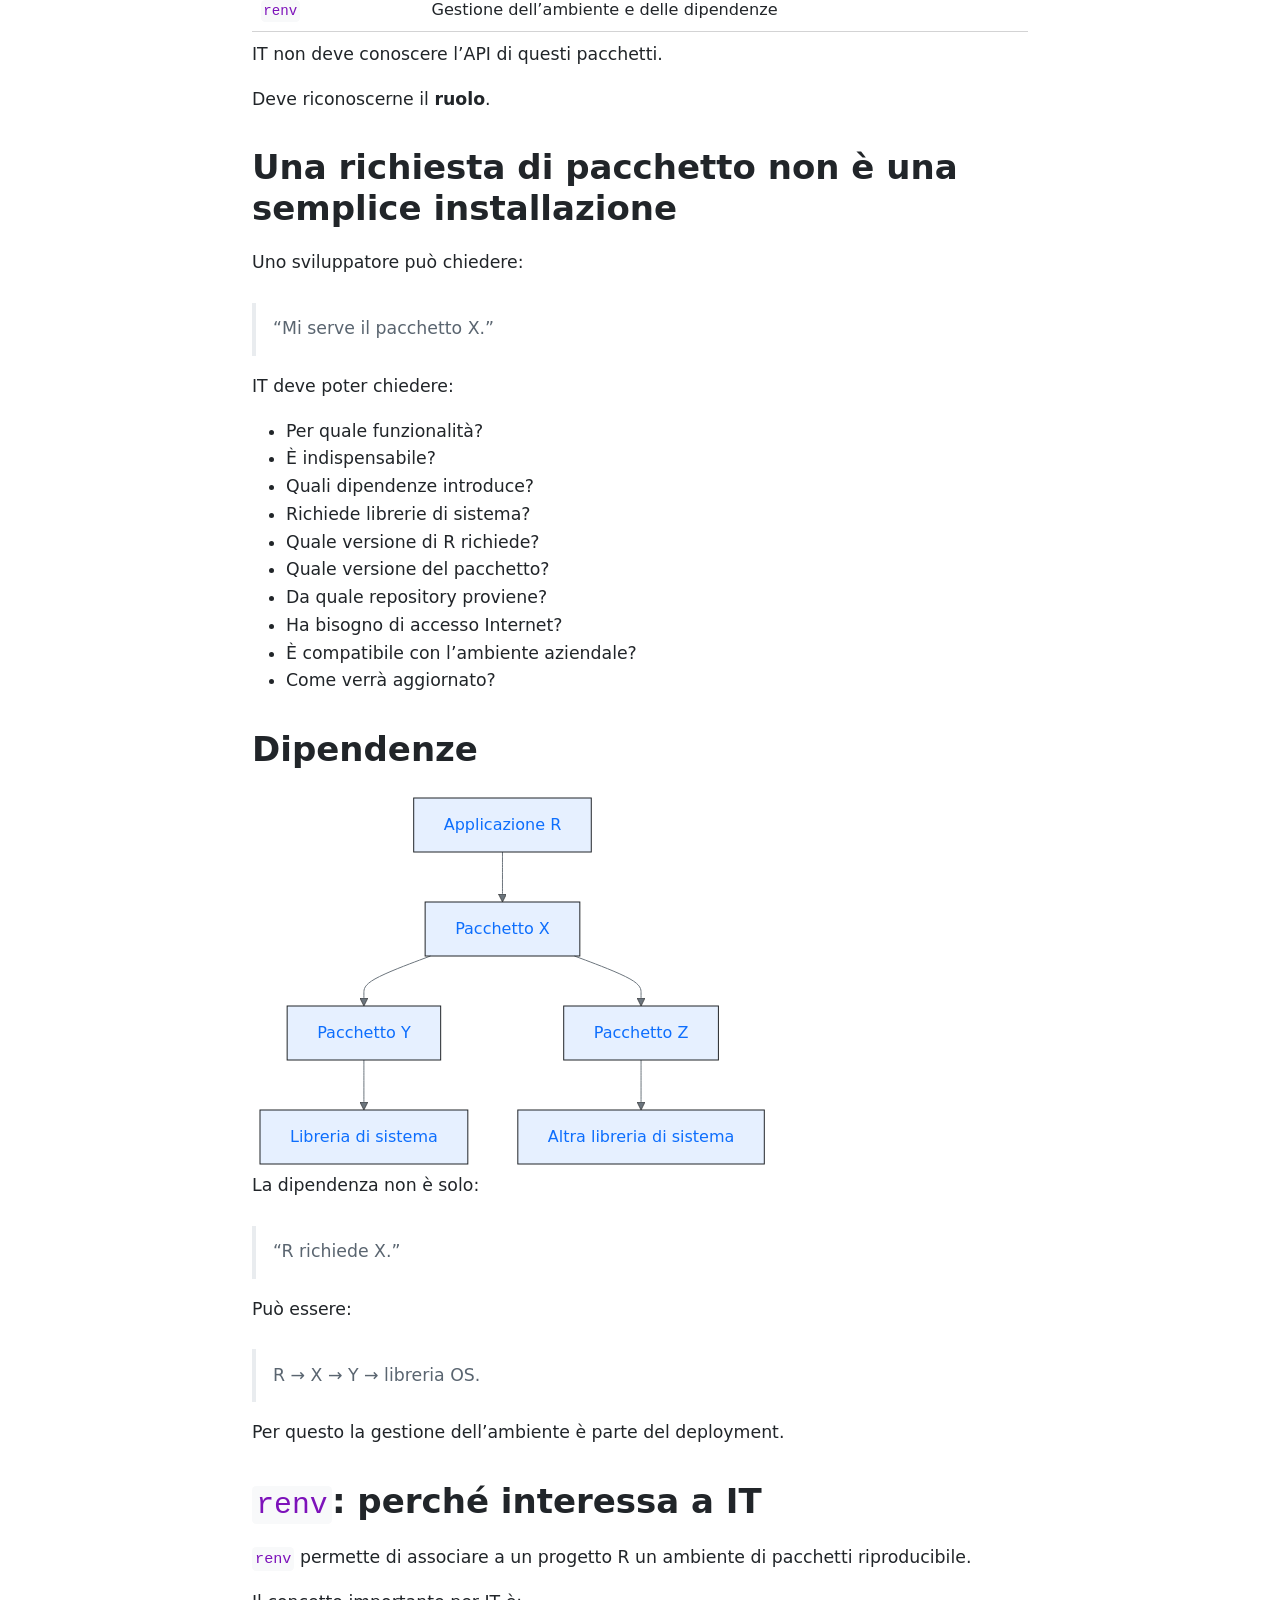
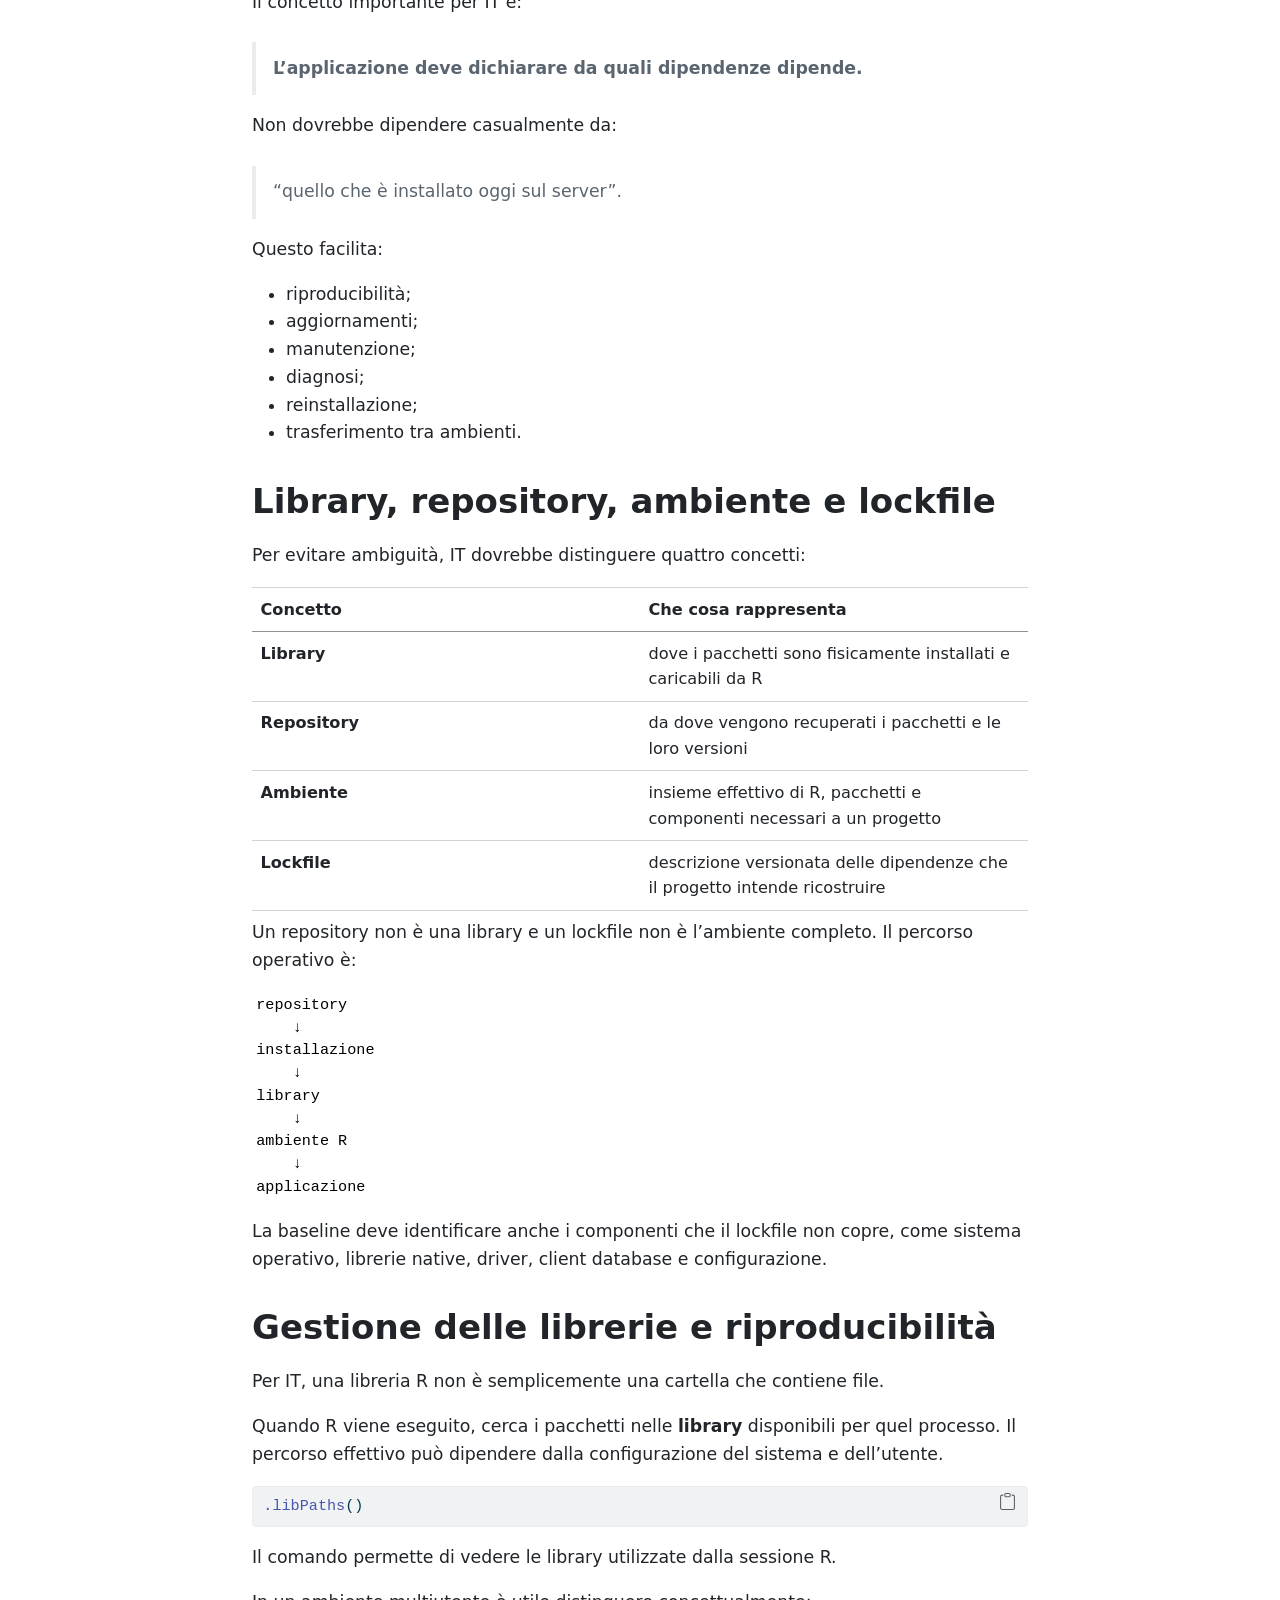
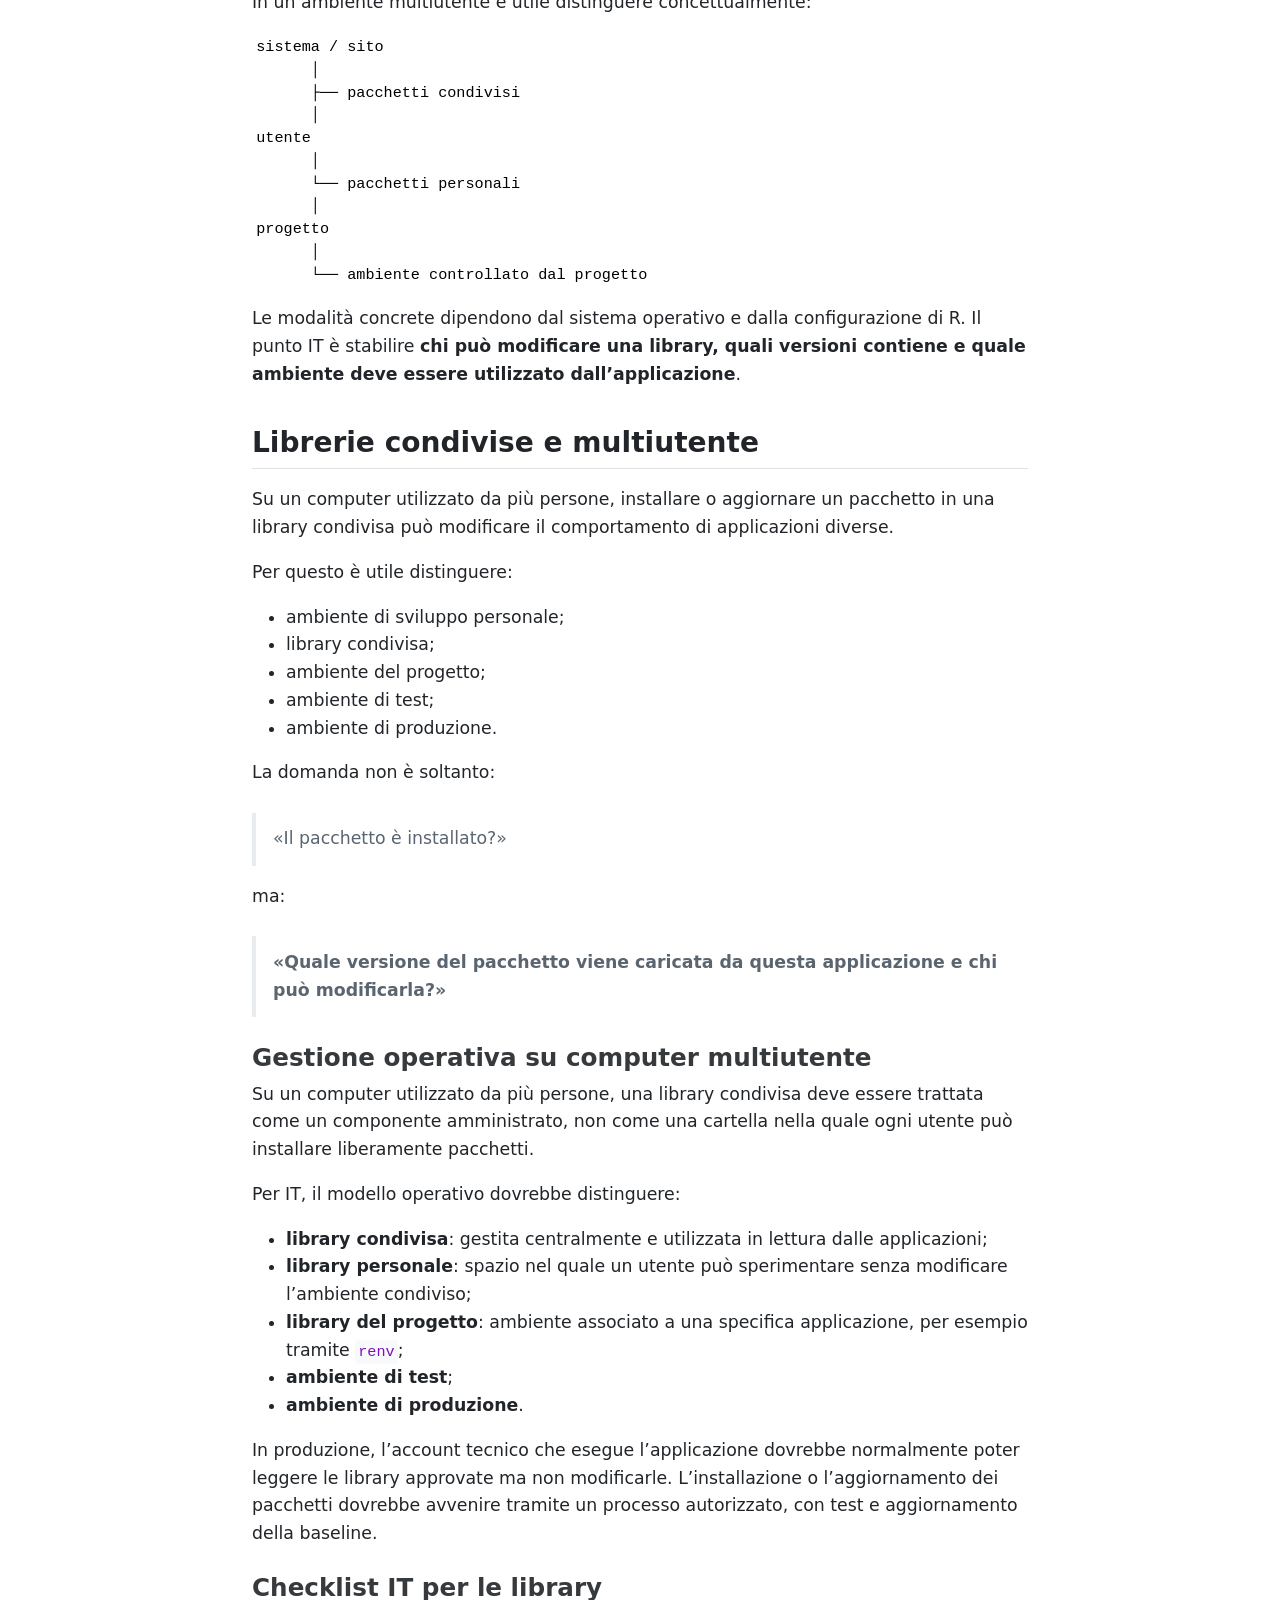
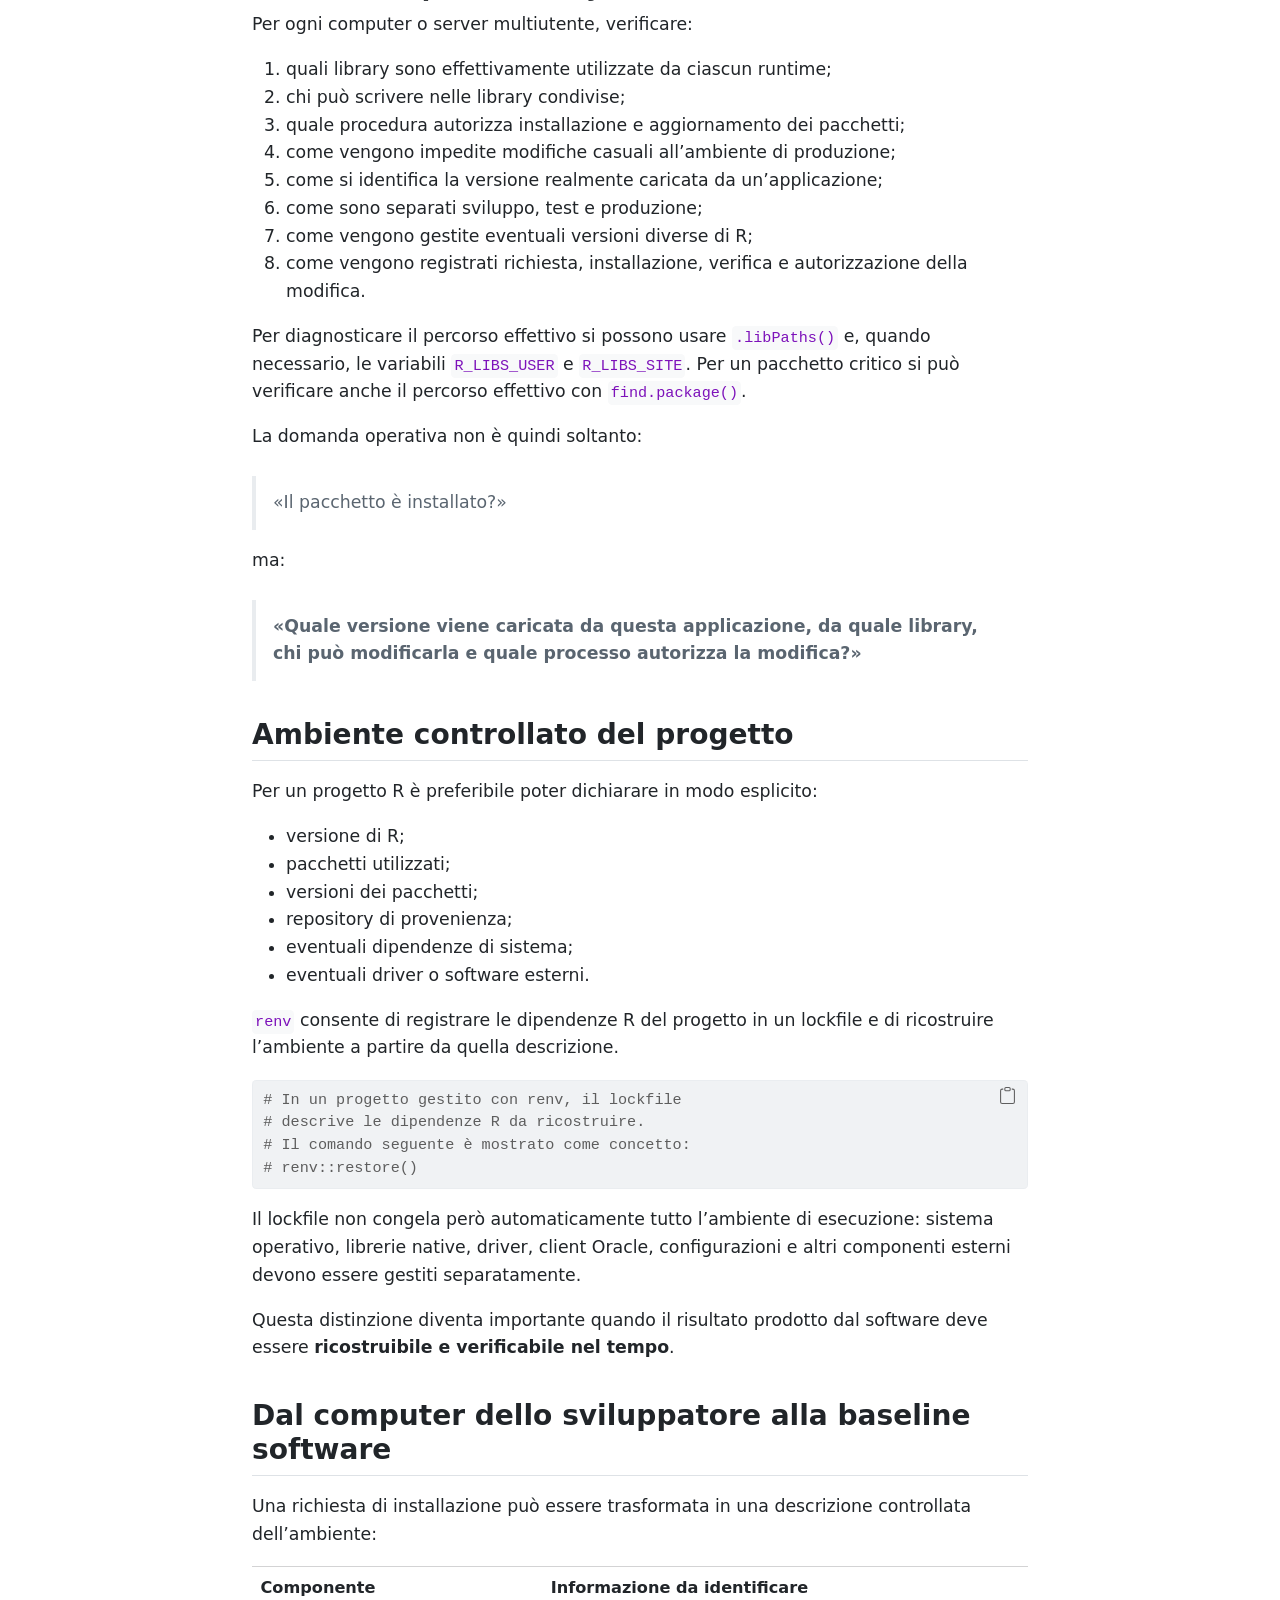
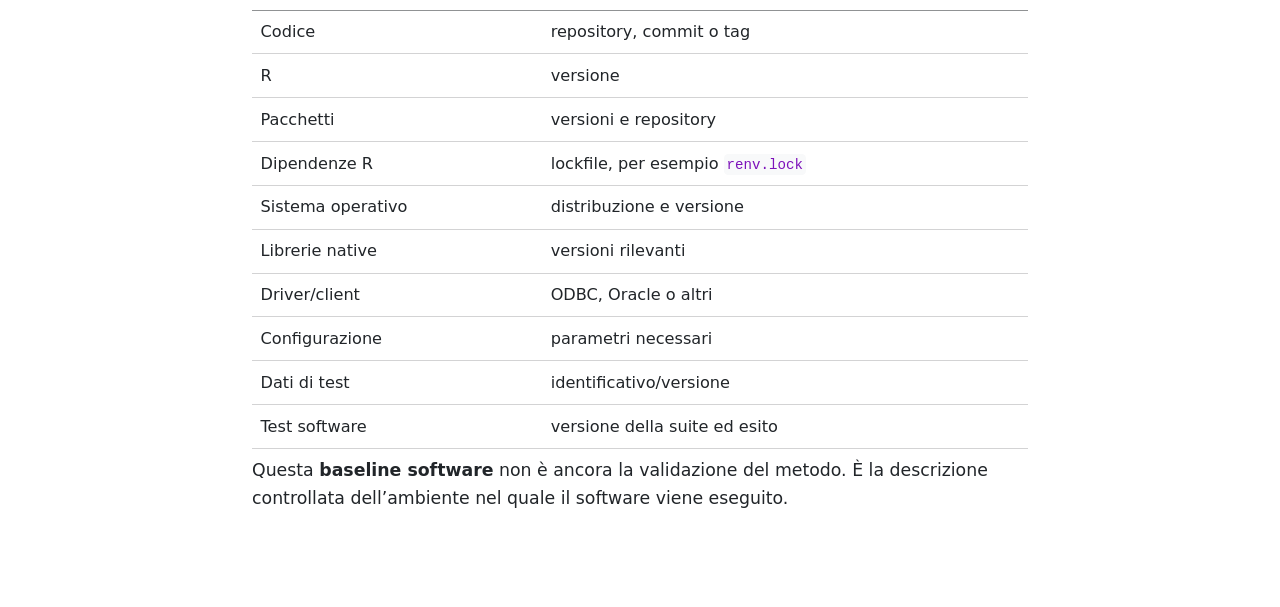
<file: 01-contesto.html>
<!DOCTYPE html>
<html xmlns="http://www.w3.org/1999/xhtml" lang="en" xml:lang="en"><head>

<meta charset="utf-8">
<meta name="generator" content="quarto-1.6.37">

<meta name="viewport" content="width=device-width, initial-scale=1.0, user-scalable=yes">


<title>Contesto e ambiente R – R per l’IT</title>
<style>
code{white-space: pre-wrap;}
span.smallcaps{font-variant: small-caps;}
div.columns{display: flex; gap: min(4vw, 1.5em);}
div.column{flex: auto; overflow-x: auto;}
div.hanging-indent{margin-left: 1.5em; text-indent: -1.5em;}
ul.task-list{list-style: none;}
ul.task-list li input[type="checkbox"] {
  width: 0.8em;
  margin: 0 0.8em 0.2em -1em; /* quarto-specific, see https://github.com/quarto-dev/quarto-cli/issues/4556 */ 
  vertical-align: middle;
}
/* CSS for syntax highlighting */
pre > code.sourceCode { white-space: pre; position: relative; }
pre > code.sourceCode > span { line-height: 1.25; }
pre > code.sourceCode > span:empty { height: 1.2em; }
.sourceCode { overflow: visible; }
code.sourceCode > span { color: inherit; text-decoration: inherit; }
div.sourceCode { margin: 1em 0; }
pre.sourceCode { margin: 0; }
@media screen {
div.sourceCode { overflow: auto; }
}
@media print {
pre > code.sourceCode { white-space: pre-wrap; }
pre > code.sourceCode > span { display: inline-block; text-indent: -5em; padding-left: 5em; }
}
pre.numberSource code
  { counter-reset: source-line 0; }
pre.numberSource code > span
  { position: relative; left: -4em; counter-increment: source-line; }
pre.numberSource code > span > a:first-child::before
  { content: counter(source-line);
    position: relative; left: -1em; text-align: right; vertical-align: baseline;
    border: none; display: inline-block;
    -webkit-touch-callout: none; -webkit-user-select: none;
    -khtml-user-select: none; -moz-user-select: none;
    -ms-user-select: none; user-select: none;
    padding: 0 4px; width: 4em;
  }
pre.numberSource { margin-left: 3em;  padding-left: 4px; }
div.sourceCode
  {   }
@media screen {
pre > code.sourceCode > span > a:first-child::before { text-decoration: underline; }
}
</style>


<script src="site_libs/quarto-nav/quarto-nav.js"></script>
<script src="site_libs/quarto-nav/headroom.min.js"></script>
<script src="site_libs/clipboard/clipboard.min.js"></script>
<script src="site_libs/quarto-search/autocomplete.umd.js"></script>
<script src="site_libs/quarto-search/fuse.min.js"></script>
<script src="site_libs/quarto-search/quarto-search.js"></script>
<meta name="quarto:offset" content="./">
<script src="site_libs/quarto-html/quarto.js"></script>
<script src="site_libs/quarto-html/popper.min.js"></script>
<script src="site_libs/quarto-html/tippy.umd.min.js"></script>
<script src="site_libs/quarto-html/anchor.min.js"></script>
<link href="site_libs/quarto-html/tippy.css" rel="stylesheet">
<link href="site_libs/quarto-html/quarto-syntax-highlighting-29e2c20b02301cfff04dc8050bf30c7e.css" rel="stylesheet" id="quarto-text-highlighting-styles">
<script src="site_libs/bootstrap/bootstrap.min.js"></script>
<link href="site_libs/bootstrap/bootstrap-icons.css" rel="stylesheet">
<link href="site_libs/bootstrap/bootstrap-346f7653faf71f503ba44a80ac96ac51.min.css" rel="stylesheet" append-hash="true" id="quarto-bootstrap" data-mode="light">
<script id="quarto-search-options" type="application/json">{
  "location": "navbar",
  "copy-button": false,
  "collapse-after": 3,
  "panel-placement": "end",
  "type": "overlay",
  "limit": 50,
  "keyboard-shortcut": [
    "f",
    "/",
    "s"
  ],
  "show-item-context": false,
  "language": {
    "search-no-results-text": "No results",
    "search-matching-documents-text": "matching documents",
    "search-copy-link-title": "Copy link to search",
    "search-hide-matches-text": "Hide additional matches",
    "search-more-match-text": "more match in this document",
    "search-more-matches-text": "more matches in this document",
    "search-clear-button-title": "Clear",
    "search-text-placeholder": "",
    "search-detached-cancel-button-title": "Cancel",
    "search-submit-button-title": "Submit",
    "search-label": "Search"
  }
}</script>
<style>html{ scroll-behavior: smooth; }</style>
<script src="site_libs/quarto-diagram/mermaid.min.js"></script>
<script src="site_libs/quarto-diagram/mermaid-init.js"></script>
<link href="site_libs/quarto-diagram/mermaid.css" rel="stylesheet">


<link rel="stylesheet" href="styles.css">
</head>

<body class="nav-sidebar docked nav-fixed">

<div id="quarto-search-results"></div>
  <header id="quarto-header" class="headroom fixed-top">
    <nav class="navbar navbar-expand-lg " data-bs-theme="dark">
      <div class="navbar-container container-fluid">
      <div class="navbar-brand-container mx-auto">
    <a class="navbar-brand" href="./index.html">
    <span class="navbar-title">R per l’IT</span>
    </a>
  </div>
            <div id="quarto-search" class="" title="Search"></div>
          <button class="navbar-toggler" type="button" data-bs-toggle="collapse" data-bs-target="#navbarCollapse" aria-controls="navbarCollapse" role="menu" aria-expanded="false" aria-label="Toggle navigation" onclick="if (window.quartoToggleHeadroom) { window.quartoToggleHeadroom(); }">
  <span class="navbar-toggler-icon"></span>
</button>
          <div class="collapse navbar-collapse" id="navbarCollapse">
            <ul class="navbar-nav navbar-nav-scroll me-auto">
  <li class="nav-item">
    <a class="nav-link active" href="./index.html" aria-current="page"> 
<span class="menu-text">Corso</span></a>
  </li>  
  <li class="nav-item">
    <a class="nav-link" href="https://github.com/andreabz/R_per_IT"> 
<span class="menu-text">Repository</span></a>
  </li>  
</ul>
          </div> <!-- /navcollapse -->
            <div class="quarto-navbar-tools">
</div>
      </div> <!-- /container-fluid -->
    </nav>
  <nav class="quarto-secondary-nav">
    <div class="container-fluid d-flex">
      <button type="button" class="quarto-btn-toggle btn" data-bs-toggle="collapse" role="button" data-bs-target=".quarto-sidebar-collapse-item" aria-controls="quarto-sidebar" aria-expanded="false" aria-label="Toggle sidebar navigation" onclick="if (window.quartoToggleHeadroom) { window.quartoToggleHeadroom(); }">
        <i class="bi bi-layout-text-sidebar-reverse"></i>
      </button>
        <nav class="quarto-page-breadcrumbs" aria-label="breadcrumb"><ol class="breadcrumb"><li class="breadcrumb-item"><a href="./01-contesto.html">1. Contesto e ambiente R</a></li><li class="breadcrumb-item"><a href="./01-contesto.html">Contesto e ambiente R</a></li></ol></nav>
        <a class="flex-grow-1" role="navigation" data-bs-toggle="collapse" data-bs-target=".quarto-sidebar-collapse-item" aria-controls="quarto-sidebar" aria-expanded="false" aria-label="Toggle sidebar navigation" onclick="if (window.quartoToggleHeadroom) { window.quartoToggleHeadroom(); }">      
        </a>
    </div>
  </nav>
</header>
<!-- content -->
<div id="quarto-content" class="quarto-container page-columns page-rows-contents page-layout-article page-navbar">
<!-- sidebar -->
  <nav id="quarto-sidebar" class="sidebar collapse collapse-horizontal quarto-sidebar-collapse-item sidebar-navigation docked overflow-auto">
    <div class="sidebar-menu-container"> 
    <ul class="list-unstyled mt-1">
        <li class="sidebar-item">
  <div class="sidebar-item-container"> 
  <a href="./index.html" class="sidebar-item-text sidebar-link">
 <span class="menu-text">Home</span></a>
  </div>
</li>
        <li class="sidebar-item sidebar-item-section">
      <div class="sidebar-item-container"> 
            <a class="sidebar-item-text sidebar-link text-start" data-bs-toggle="collapse" data-bs-target="#quarto-sidebar-section-1" role="navigation" aria-expanded="true">
 <span class="menu-text">1. Contesto e ambiente R</span></a>
          <a class="sidebar-item-toggle text-start" data-bs-toggle="collapse" data-bs-target="#quarto-sidebar-section-1" role="navigation" aria-expanded="true" aria-label="Toggle section">
            <i class="bi bi-chevron-right ms-2"></i>
          </a> 
      </div>
      <ul id="quarto-sidebar-section-1" class="collapse list-unstyled sidebar-section depth1 show">  
          <li class="sidebar-item">
  <div class="sidebar-item-container"> 
  <a href="./01-contesto.html" class="sidebar-item-text sidebar-link active">
 <span class="menu-text">Contesto e ambiente R</span></a>
  </div>
</li>
      </ul>
  </li>
        <li class="sidebar-item sidebar-item-section">
      <div class="sidebar-item-container"> 
            <a class="sidebar-item-text sidebar-link text-start collapsed" data-bs-toggle="collapse" data-bs-target="#quarto-sidebar-section-2" role="navigation" aria-expanded="false">
 <span class="menu-text">2. Runtime, processi e parallelismo</span></a>
          <a class="sidebar-item-toggle text-start collapsed" data-bs-toggle="collapse" data-bs-target="#quarto-sidebar-section-2" role="navigation" aria-expanded="false" aria-label="Toggle section">
            <i class="bi bi-chevron-right ms-2"></i>
          </a> 
      </div>
      <ul id="quarto-sidebar-section-2" class="collapse list-unstyled sidebar-section depth1 ">  
          <li class="sidebar-item">
  <div class="sidebar-item-container"> 
  <a href="./02-runtime.html" class="sidebar-item-text sidebar-link">
 <span class="menu-text">Runtime, processi e parallelismo</span></a>
  </div>
</li>
      </ul>
  </li>
        <li class="sidebar-item sidebar-item-section">
      <div class="sidebar-item-container"> 
            <a class="sidebar-item-text sidebar-link text-start collapsed" data-bs-toggle="collapse" data-bs-target="#quarto-sidebar-section-3" role="navigation" aria-expanded="false">
 <span class="menu-text">3. Performance e diagnostica</span></a>
          <a class="sidebar-item-toggle text-start collapsed" data-bs-toggle="collapse" data-bs-target="#quarto-sidebar-section-3" role="navigation" aria-expanded="false" aria-label="Toggle section">
            <i class="bi bi-chevron-right ms-2"></i>
          </a> 
      </div>
      <ul id="quarto-sidebar-section-3" class="collapse list-unstyled sidebar-section depth1 ">  
          <li class="sidebar-item">
  <div class="sidebar-item-container"> 
  <a href="./03-performance.html" class="sidebar-item-text sidebar-link">
 <span class="menu-text">Performance e diagnostica</span></a>
  </div>
</li>
      </ul>
  </li>
        <li class="sidebar-item sidebar-item-section">
      <div class="sidebar-item-container"> 
            <a class="sidebar-item-text sidebar-link text-start collapsed" data-bs-toggle="collapse" data-bs-target="#quarto-sidebar-section-4" role="navigation" aria-expanded="false">
 <span class="menu-text">4. Architettura e integrazione</span></a>
          <a class="sidebar-item-toggle text-start collapsed" data-bs-toggle="collapse" data-bs-target="#quarto-sidebar-section-4" role="navigation" aria-expanded="false" aria-label="Toggle section">
            <i class="bi bi-chevron-right ms-2"></i>
          </a> 
      </div>
      <ul id="quarto-sidebar-section-4" class="collapse list-unstyled sidebar-section depth1 ">  
          <li class="sidebar-item">
  <div class="sidebar-item-container"> 
  <a href="./04-architettura.html" class="sidebar-item-text sidebar-link">
 <span class="menu-text">Architettura e integrazione</span></a>
  </div>
</li>
      </ul>
  </li>
        <li class="sidebar-item sidebar-item-section">
      <div class="sidebar-item-container"> 
            <a class="sidebar-item-text sidebar-link text-start collapsed" data-bs-toggle="collapse" data-bs-target="#quarto-sidebar-section-5" role="navigation" aria-expanded="false">
 <span class="menu-text">5. Deployment e gestione operativa</span></a>
          <a class="sidebar-item-toggle text-start collapsed" data-bs-toggle="collapse" data-bs-target="#quarto-sidebar-section-5" role="navigation" aria-expanded="false" aria-label="Toggle section">
            <i class="bi bi-chevron-right ms-2"></i>
          </a> 
      </div>
      <ul id="quarto-sidebar-section-5" class="collapse list-unstyled sidebar-section depth1 ">  
          <li class="sidebar-item">
  <div class="sidebar-item-container"> 
  <a href="./05-deployment.html" class="sidebar-item-text sidebar-link">
 <span class="menu-text">Deployment e gestione operativa</span></a>
  </div>
</li>
      </ul>
  </li>
        <li class="sidebar-item sidebar-item-section">
      <div class="sidebar-item-container"> 
            <a class="sidebar-item-text sidebar-link text-start collapsed" data-bs-toggle="collapse" data-bs-target="#quarto-sidebar-section-6" role="navigation" aria-expanded="false">
 <span class="menu-text">6. Governance e valutazione delle richieste</span></a>
          <a class="sidebar-item-toggle text-start collapsed" data-bs-toggle="collapse" data-bs-target="#quarto-sidebar-section-6" role="navigation" aria-expanded="false" aria-label="Toggle section">
            <i class="bi bi-chevron-right ms-2"></i>
          </a> 
      </div>
      <ul id="quarto-sidebar-section-6" class="collapse list-unstyled sidebar-section depth1 ">  
          <li class="sidebar-item">
  <div class="sidebar-item-container"> 
  <a href="./06-governance.html" class="sidebar-item-text sidebar-link">
 <span class="menu-text">Governance e valutazione delle richieste</span></a>
  </div>
</li>
      </ul>
  </li>
        <li class="sidebar-item sidebar-item-section">
      <div class="sidebar-item-container"> 
            <a class="sidebar-item-text sidebar-link text-start collapsed" data-bs-toggle="collapse" data-bs-target="#quarto-sidebar-section-7" role="navigation" aria-expanded="false">
 <span class="menu-text">7. Caso finale e checklist</span></a>
          <a class="sidebar-item-toggle text-start collapsed" data-bs-toggle="collapse" data-bs-target="#quarto-sidebar-section-7" role="navigation" aria-expanded="false" aria-label="Toggle section">
            <i class="bi bi-chevron-right ms-2"></i>
          </a> 
      </div>
      <ul id="quarto-sidebar-section-7" class="collapse list-unstyled sidebar-section depth1 ">  
          <li class="sidebar-item">
  <div class="sidebar-item-container"> 
  <a href="./07-caso-finale.html" class="sidebar-item-text sidebar-link">
 <span class="menu-text">Caso finale e checklist</span></a>
  </div>
</li>
      </ul>
  </li>
    </ul>
    </div>
    <nav id="TOC" role="doc-toc" class="toc-active">
    <h2 id="toc-title">On this page</h2>
   
  <ul class="collapse">
  <li><a href="#introduzione" id="toc-introduzione" class="nav-link active" data-scroll-target="#introduzione">Introduzione</a></li>
  <li><a href="#obiettivi-della-giornata" id="toc-obiettivi-della-giornata" class="nav-link" data-scroll-target="#obiettivi-della-giornata">Obiettivi della giornata</a></li>
  <li><a href="#il-problema-dal-punto-di-vista-it" id="toc-il-problema-dal-punto-di-vista-it" class="nav-link" data-scroll-target="#il-problema-dal-punto-di-vista-it">Il problema dal punto di vista IT</a></li>
  <li><a href="#il-caso-guida-lecologo" id="toc-il-caso-guida-lecologo" class="nav-link" data-scroll-target="#il-caso-guida-lecologo">Il caso guida: l’ecologo</a></li>
  <li><a href="#r-dal-punto-di-vista-di-it" id="toc-r-dal-punto-di-vista-di-it" class="nav-link" data-scroll-target="#r-dal-punto-di-vista-di-it">R dal punto di vista di IT</a></li>
  <li><a href="#la-domanda-fondamentale" id="toc-la-domanda-fondamentale" class="nav-link" data-scroll-target="#la-domanda-fondamentale">La domanda fondamentale</a></li>
  <li><a href="#r-non-è-rstudio" id="toc-r-non-è-rstudio" class="nav-link" data-scroll-target="#r-non-è-rstudio">R non è RStudio</a></li>
  <li><a href="#che-cosa-contiene-un-ambiente-r" id="toc-che-cosa-contiene-un-ambiente-r" class="nav-link" data-scroll-target="#che-cosa-contiene-un-ambiente-r">Che cosa contiene un ambiente R?</a></li>
  <li><a href="#principali-pacchetti-da-conoscere" id="toc-principali-pacchetti-da-conoscere" class="nav-link" data-scroll-target="#principali-pacchetti-da-conoscere">Principali pacchetti da conoscere</a></li>
  <li><a href="#una-richiesta-di-pacchetto-non-è-una-semplice-installazione" id="toc-una-richiesta-di-pacchetto-non-è-una-semplice-installazione" class="nav-link" data-scroll-target="#una-richiesta-di-pacchetto-non-è-una-semplice-installazione">Una richiesta di pacchetto non è una semplice installazione</a></li>
  <li><a href="#dipendenze" id="toc-dipendenze" class="nav-link" data-scroll-target="#dipendenze">Dipendenze</a></li>
  <li><a href="#renv-perché-interessa-a-it" id="toc-renv-perché-interessa-a-it" class="nav-link" data-scroll-target="#renv-perché-interessa-a-it"><code>renv</code>: perché interessa a IT</a></li>
  <li><a href="#library-repository-ambiente-e-lockfile" id="toc-library-repository-ambiente-e-lockfile" class="nav-link" data-scroll-target="#library-repository-ambiente-e-lockfile">Library, repository, ambiente e lockfile</a></li>
  <li><a href="#gestione-delle-librerie-e-riproducibilità" id="toc-gestione-delle-librerie-e-riproducibilità" class="nav-link" data-scroll-target="#gestione-delle-librerie-e-riproducibilità">Gestione delle librerie e riproducibilità</a>
  <ul class="collapse">
  <li><a href="#librerie-condivise-e-multiutente" id="toc-librerie-condivise-e-multiutente" class="nav-link" data-scroll-target="#librerie-condivise-e-multiutente">Librerie condivise e multiutente</a></li>
  <li><a href="#ambiente-controllato-del-progetto" id="toc-ambiente-controllato-del-progetto" class="nav-link" data-scroll-target="#ambiente-controllato-del-progetto">Ambiente controllato del progetto</a></li>
  <li><a href="#dal-computer-dello-sviluppatore-alla-baseline-software" id="toc-dal-computer-dello-sviluppatore-alla-baseline-software" class="nav-link" data-scroll-target="#dal-computer-dello-sviluppatore-alla-baseline-software">Dal computer dello sviluppatore alla baseline software</a></li>
  </ul></li>
  </ul>
</nav>
</nav>
<div id="quarto-sidebar-glass" class="quarto-sidebar-collapse-item" data-bs-toggle="collapse" data-bs-target=".quarto-sidebar-collapse-item"></div>
<!-- margin-sidebar -->
    <div id="quarto-margin-sidebar" class="sidebar margin-sidebar zindex-bottom">
    </div>
<!-- main -->
<main class="content" id="quarto-document-content">

<header id="title-block-header" class="quarto-title-block default"><nav class="quarto-page-breadcrumbs quarto-title-breadcrumbs d-none d-lg-block" aria-label="breadcrumb"><ol class="breadcrumb"><li class="breadcrumb-item"><a href="./01-contesto.html">1. Contesto e ambiente R</a></li><li class="breadcrumb-item"><a href="./01-contesto.html">Contesto e ambiente R</a></li></ol></nav>
<div class="quarto-title">
<h1 class="title">Contesto e ambiente R</h1>
<p class="subtitle lead">Che cosa deve sapere IT prima di valutare una soluzione R</p>
</div>



<div class="quarto-title-meta">

    
  
    
  </div>
  


</header>


<section id="introduzione" class="level1">
<h1>Introduzione</h1>
<p>Questo capitolo definisce il punto di partenza: per IT, una soluzione R non è semplicemente un programma da installare, ma un insieme di runtime, pacchetti, dipendenze e risorse collocato in un contesto operativo. Prima di parlare di CPU, RAM o server è quindi necessario capire che ruolo svolge R e quali componenti richiede.</p>
</section>
<section id="obiettivi-della-giornata" class="level1">
<h1>Obiettivi della giornata</h1>
<p>L’obiettivo non è imparare a programmare in R.</p>
<p>L’obiettivo è mettere IT nelle condizioni di:</p>
<ul>
<li>capire che cosa sta chiedendo uno sviluppatore R;</li>
<li>valutare se una richiesta è tecnicamente motivata;</li>
<li>chiedere la diagnostica necessaria;</li>
<li>distinguere problemi applicativi da problemi infrastrutturali;</li>
<li>valutare richieste di CPU, RAM, storage e server;</li>
<li>capire come R si integra con i sistemi esistenti;</li>
<li>riconoscere quando R è adatto e quando esistono alternative più naturali.</li>
</ul>
</section>
<section id="il-problema-dal-punto-di-vista-it" class="level1">
<h1>Il problema dal punto di vista IT</h1>
<p>Una richiesta può arrivare così:</p>
<blockquote class="blockquote">
<p>“L’elaborazione R è troppo lenta.<br>
Servono 16 core, 64 GB di RAM e l’installazione di alcuni pacchetti.”</p>
</blockquote>
<p>La domanda che dovrebbe sorgere è:</p>
<blockquote class="blockquote">
<p><strong>“Quali evidenze giustificano questa richiesta?”</strong></p>
</blockquote>
</section>
<section id="il-caso-guida-lecologo" class="level1">
<h1>Il caso guida: l’ecologo</h1>
<p>Un ricercatore utilizza R per un’elaborazione sui dati ambientali.</p>
<p>Attualmente:</p>
<ul>
<li>l’elaborazione viene eseguita su un PC;</li>
<li>dura diverse ore;</li>
<li>il PC diventa poco utilizzabile durante l’elaborazione;</li>
<li>viene richiesto un server dedicato;</li>
<li>la richiesta iniziale è: 16 CPU e 64 GB RAM.</li>
</ul>
<p>IT deve capire:</p>
<ol type="1">
<li>qual è il problema;</li>
<li>quale risorsa viene realmente saturata;</li>
<li>se il codice può essere migliorato;</li>
<li>se il parallelismo è possibile;</li>
<li>se il database è coinvolto;</li>
<li>quale infrastruttura è realmente necessaria.</li>
</ol>
</section>
<section id="r-dal-punto-di-vista-di-it" class="level1">
<h1>R dal punto di vista di IT</h1>
<p>Per IT, R può comparire in molti modi diversi:</p>
<div class="cell" data-layout-align="default">
<div class="cell-output-display">
<div id="mermaid-01-contesto-01">
<div>
<pre class="mermaid mermaid-js" data-label="mermaid-01-contesto-01">flowchart TD
    R["R"]

    R --&gt; SCRIPT["Script"]
    R --&gt; BATCH["Job batch"]
    R --&gt; REPORT["Report Quarto"]
    R --&gt; SHINY["Web app Shiny"]
    R --&gt; API["API HTTP"]
    R --&gt; DB["Client database"]
    R --&gt; MODEL["Modello / analisi"]
</pre>
</div>
</div>
</div>
</div>
<p>Non tutte queste situazioni hanno gli stessi requisiti infrastrutturali.</p>
</section>
<section id="la-domanda-fondamentale" class="level1">
<h1>La domanda fondamentale</h1>
<blockquote class="blockquote">
<p><strong>Che ruolo ha R nel sistema?</strong></p>
</blockquote>
<p>Può essere:</p>
<ul>
<li>uno strumento personale;</li>
<li>un motore di calcolo;</li>
<li>un job batch;</li>
<li>un generatore di report;</li>
<li>un componente di un’applicazione;</li>
<li>un servizio API;</li>
<li>un client verso Oracle;</li>
<li>un componente di una pipeline.</li>
</ul>
<p>La risposta cambia completamente la valutazione IT.</p>
</section>
<section id="r-non-è-rstudio" class="level1">
<h1>R non è RStudio</h1>
<div class="cell" data-layout-align="default">
<div class="cell-output-display">
<div id="mermaid-01-contesto-02">
<div>
<pre class="mermaid mermaid-js" data-label="mermaid-01-contesto-02">flowchart LR
    U["Utente"] --&gt; RS["RStudio"]
    RS --&gt; R["R runtime"]
    R --&gt; P["Pacchetti"]
    R --&gt; OS["Sistema operativo"]
    R --&gt; CPU["CPU"]
    R --&gt; RAM["RAM"]
    R --&gt; IO["Storage / rete"]
</pre>
</div>
</div>
</div>
</div>
<p><strong>RStudio</strong> è un ambiente di sviluppo.</p>
<p><strong>R</strong> è il runtime che esegue il codice.</p>
<p>Un server può eseguire R senza RStudio.</p>
</section>
<section id="che-cosa-contiene-un-ambiente-r" class="level1">
<h1>Che cosa contiene un ambiente R?</h1>
<p>Un ambiente R reale comprende più livelli:</p>
<div class="cell" data-layout-align="default">
<div class="cell-output-display">
<div id="mermaid-01-contesto-03">
<div>
<pre class="mermaid mermaid-js" data-label="mermaid-01-contesto-03">flowchart TD
    APP["Codice applicativo"]
    APP --&gt; R["R"]
    R --&gt; PKG["Pacchetti R"]
    PKG --&gt; DEP["Dipendenze"]
    DEP --&gt; SYS["Librerie di sistema"]
    SYS --&gt; OS["Sistema operativo"]
    OS --&gt; HW["Hardware"]
</pre>
</div>
</div>
</div>
</div>
<p>Una richiesta di “installare un pacchetto” può quindi avere conseguenze anche sul sistema operativo.</p>
</section>
<section id="principali-pacchetti-da-conoscere" class="level1">
<h1>Principali pacchetti da conoscere</h1>
<table class="caption-top table">
<thead>
<tr class="header">
<th>Pacchetto</th>
<th>Utilizzo principale</th>
<th></th>
</tr>
</thead>
<tbody>
<tr class="odd">
<td><code>data.table</code></td>
<td>Manipolazione efficiente dei dati</td>
<td></td>
</tr>
<tr class="even">
<td><code>ggplot2</code></td>
<td>Visualizzazione</td>
<td></td>
</tr>
<tr class="odd">
<td><code>DBI</code></td>
<td>Interfaccia standard verso database</td>
<td></td>
</tr>
<tr class="even">
<td><code>odbc</code></td>
<td>Connessioni ODBC</td>
<td></td>
</tr>
<tr class="odd">
<td><code>httr2</code></td>
<td>Accesso a API HTTP</td>
<td></td>
</tr>
<tr class="even">
<td><code>jsonlite</code></td>
<td>JSON</td>
<td></td>
</tr>
<tr class="odd">
<td><code>readr</code></td>
<td>Import/export dati testuali</td>
<td></td>
</tr>
<tr class="even">
<td><code>arrow</code></td>
<td>Parquet e formato Arrow</td>
<td></td>
</tr>
<tr class="odd">
<td><code>shiny</code></td>
<td>Applicazioni web</td>
<td></td>
</tr>
<tr class="even">
<td><code>quarto</code></td>
<td>Report e pubblicazione</td>
<td></td>
</tr>
<tr class="odd">
<td><code>plumber2</code></td>
<td>API HTTP</td>
<td></td>
</tr>
<tr class="even">
<td><code>future</code></td>
<td>Parallelizzazione</td>
<td></td>
</tr>
<tr class="odd">
<td><code>parallel</code></td>
<td>Parallelizzazione</td>
<td></td>
</tr>
<tr class="even">
<td><code>profvis</code></td>
<td>Profilazione</td>
<td></td>
</tr>
<tr class="odd">
<td><code>renv</code></td>
<td>Gestione dell’ambiente e delle dipendenze</td>
<td></td>
</tr>
</tbody>
</table>
<p>IT non deve conoscere l’API di questi pacchetti.</p>
<p>Deve riconoscerne il <strong>ruolo</strong>.</p>
</section>
<section id="una-richiesta-di-pacchetto-non-è-una-semplice-installazione" class="level1">
<h1>Una richiesta di pacchetto non è una semplice installazione</h1>
<p>Uno sviluppatore può chiedere:</p>
<blockquote class="blockquote">
<p>“Mi serve il pacchetto X.”</p>
</blockquote>
<p>IT deve poter chiedere:</p>
<ul>
<li>Per quale funzionalità?</li>
<li>È indispensabile?</li>
<li>Quali dipendenze introduce?</li>
<li>Richiede librerie di sistema?</li>
<li>Quale versione di R richiede?</li>
<li>Quale versione del pacchetto?</li>
<li>Da quale repository proviene?</li>
<li>Ha bisogno di accesso Internet?</li>
<li>È compatibile con l’ambiente aziendale?</li>
<li>Come verrà aggiornato?</li>
</ul>
</section>
<section id="dipendenze" class="level1">
<h1>Dipendenze</h1>
<div class="cell" data-layout-align="default">
<div class="cell-output-display">
<div id="mermaid-01-contesto-04">
<div>
<pre class="mermaid mermaid-js" data-label="mermaid-01-contesto-04">flowchart TD
    APP["Applicazione R"]
    APP --&gt; X["Pacchetto X"]
    X --&gt; Y["Pacchetto Y"]
    X --&gt; Z["Pacchetto Z"]
    Y --&gt; SYS["Libreria di sistema"]
    Z --&gt; SYS2["Altra libreria di sistema"]
</pre>
</div>
</div>
</div>
</div>
<p>La dipendenza non è solo:</p>
<blockquote class="blockquote">
<p>“R richiede X.”</p>
</blockquote>
<p>Può essere:</p>
<blockquote class="blockquote">
<p>R → X → Y → libreria OS.</p>
</blockquote>
<p>Per questo la gestione dell’ambiente è parte del deployment.</p>
</section>
<section id="renv-perché-interessa-a-it" class="level1">
<h1><code>renv</code>: perché interessa a IT</h1>
<p><code>renv</code> permette di associare a un progetto R un ambiente di pacchetti riproducibile.</p>
<p>Il concetto importante per IT è:</p>
<blockquote class="blockquote">
<p><strong>L’applicazione deve dichiarare da quali dipendenze dipende.</strong></p>
</blockquote>
<p>Non dovrebbe dipendere casualmente da:</p>
<blockquote class="blockquote">
<p>“quello che è installato oggi sul server”.</p>
</blockquote>
<p>Questo facilita:</p>
<ul>
<li>riproducibilità;</li>
<li>aggiornamenti;</li>
<li>manutenzione;</li>
<li>diagnosi;</li>
<li>reinstallazione;</li>
<li>trasferimento tra ambienti.</li>
</ul>
</section>
<section id="library-repository-ambiente-e-lockfile" class="level1">
<h1>Library, repository, ambiente e lockfile</h1>
<p>Per evitare ambiguità, IT dovrebbe distinguere quattro concetti:</p>
<table class="caption-top table">
<colgroup>
<col style="width: 50%">
<col style="width: 50%">
</colgroup>
<thead>
<tr class="header">
<th>Concetto</th>
<th>Che cosa rappresenta</th>
</tr>
</thead>
<tbody>
<tr class="odd">
<td><strong>Library</strong></td>
<td>dove i pacchetti sono fisicamente installati e caricabili da R</td>
</tr>
<tr class="even">
<td><strong>Repository</strong></td>
<td>da dove vengono recuperati i pacchetti e le loro versioni</td>
</tr>
<tr class="odd">
<td><strong>Ambiente</strong></td>
<td>insieme effettivo di R, pacchetti e componenti necessari a un progetto</td>
</tr>
<tr class="even">
<td><strong>Lockfile</strong></td>
<td>descrizione versionata delle dipendenze che il progetto intende ricostruire</td>
</tr>
</tbody>
</table>
<p>Un repository non è una library e un lockfile non è l’ambiente completo. Il percorso operativo è:</p>
<pre class="text"><code>repository
    ↓
installazione
    ↓
library
    ↓
ambiente R
    ↓
applicazione</code></pre>
<p>La baseline deve identificare anche i componenti che il lockfile non copre, come sistema operativo, librerie native, driver, client database e configurazione.</p>
</section>
<section id="gestione-delle-librerie-e-riproducibilità" class="level1">
<h1>Gestione delle librerie e riproducibilità</h1>
<p>Per IT, una libreria R non è semplicemente una cartella che contiene file.</p>
<p>Quando R viene eseguito, cerca i pacchetti nelle <strong>library</strong> disponibili per quel processo. Il percorso effettivo può dipendere dalla configurazione del sistema e dell’utente.</p>
<div class="cell">
<div class="sourceCode cell-code" id="cb2"><pre class="sourceCode r code-with-copy"><code class="sourceCode r"><span id="cb2-1"><a href="#cb2-1" aria-hidden="true" tabindex="-1"></a><span class="fu">.libPaths</span>()</span></code><button title="Copy to Clipboard" class="code-copy-button"><i class="bi"></i></button></pre></div>
</div>
<p>Il comando permette di vedere le library utilizzate dalla sessione R.</p>
<p>In un ambiente multiutente è utile distinguere concettualmente:</p>
<pre class="text"><code>sistema / sito
      │
      ├── pacchetti condivisi
      │
utente
      │
      └── pacchetti personali
      │
progetto
      │
      └── ambiente controllato dal progetto</code></pre>
<p>Le modalità concrete dipendono dal sistema operativo e dalla configurazione di R. Il punto IT è stabilire <strong>chi può modificare una library, quali versioni contiene e quale ambiente deve essere utilizzato dall’applicazione</strong>.</p>
<section id="librerie-condivise-e-multiutente" class="level2">
<h2 class="anchored" data-anchor-id="librerie-condivise-e-multiutente">Librerie condivise e multiutente</h2>
<p>Su un computer utilizzato da più persone, installare o aggiornare un pacchetto in una library condivisa può modificare il comportamento di applicazioni diverse.</p>
<p>Per questo è utile distinguere:</p>
<ul>
<li>ambiente di sviluppo personale;</li>
<li>library condivisa;</li>
<li>ambiente del progetto;</li>
<li>ambiente di test;</li>
<li>ambiente di produzione.</li>
</ul>
<p>La domanda non è soltanto:</p>
<blockquote class="blockquote">
<p>«Il pacchetto è installato?»</p>
</blockquote>
<p>ma:</p>
<blockquote class="blockquote">
<p><strong>«Quale versione del pacchetto viene caricata da questa applicazione e chi può modificarla?»</strong></p>
</blockquote>
<section id="gestione-operativa-su-computer-multiutente" class="level3">
<h3 class="anchored" data-anchor-id="gestione-operativa-su-computer-multiutente">Gestione operativa su computer multiutente</h3>
<p>Su un computer utilizzato da più persone, una library condivisa deve essere trattata come un componente amministrato, non come una cartella nella quale ogni utente può installare liberamente pacchetti.</p>
<p>Per IT, il modello operativo dovrebbe distinguere:</p>
<ul>
<li><strong>library condivisa</strong>: gestita centralmente e utilizzata in lettura dalle applicazioni;</li>
<li><strong>library personale</strong>: spazio nel quale un utente può sperimentare senza modificare l’ambiente condiviso;</li>
<li><strong>library del progetto</strong>: ambiente associato a una specifica applicazione, per esempio tramite <code>renv</code>;</li>
<li><strong>ambiente di test</strong>;</li>
<li><strong>ambiente di produzione</strong>.</li>
</ul>
<p>In produzione, l’account tecnico che esegue l’applicazione dovrebbe normalmente poter leggere le library approvate ma non modificarle. L’installazione o l’aggiornamento dei pacchetti dovrebbe avvenire tramite un processo autorizzato, con test e aggiornamento della baseline.</p>
</section>
<section id="checklist-it-per-le-library" class="level3">
<h3 class="anchored" data-anchor-id="checklist-it-per-le-library">Checklist IT per le library</h3>
<p>Per ogni computer o server multiutente, verificare:</p>
<ol type="1">
<li>quali library sono effettivamente utilizzate da ciascun runtime;</li>
<li>chi può scrivere nelle library condivise;</li>
<li>quale procedura autorizza installazione e aggiornamento dei pacchetti;</li>
<li>come vengono impedite modifiche casuali all’ambiente di produzione;</li>
<li>come si identifica la versione realmente caricata da un’applicazione;</li>
<li>come sono separati sviluppo, test e produzione;</li>
<li>come vengono gestite eventuali versioni diverse di R;</li>
<li>come vengono registrati richiesta, installazione, verifica e autorizzazione della modifica.</li>
</ol>
<p>Per diagnosticare il percorso effettivo si possono usare <code>.libPaths()</code> e, quando necessario, le variabili <code>R_LIBS_USER</code> e <code>R_LIBS_SITE</code>. Per un pacchetto critico si può verificare anche il percorso effettivo con <code>find.package()</code>.</p>
<p>La domanda operativa non è quindi soltanto:</p>
<blockquote class="blockquote">
<p>«Il pacchetto è installato?»</p>
</blockquote>
<p>ma:</p>
<blockquote class="blockquote">
<p><strong>«Quale versione viene caricata da questa applicazione, da quale library, chi può modificarla e quale processo autorizza la modifica?»</strong></p>
</blockquote>
</section>
</section>
<section id="ambiente-controllato-del-progetto" class="level2">
<h2 class="anchored" data-anchor-id="ambiente-controllato-del-progetto">Ambiente controllato del progetto</h2>
<p>Per un progetto R è preferibile poter dichiarare in modo esplicito:</p>
<ul>
<li>versione di R;</li>
<li>pacchetti utilizzati;</li>
<li>versioni dei pacchetti;</li>
<li>repository di provenienza;</li>
<li>eventuali dipendenze di sistema;</li>
<li>eventuali driver o software esterni.</li>
</ul>
<p><code>renv</code> consente di registrare le dipendenze R del progetto in un lockfile e di ricostruire l’ambiente a partire da quella descrizione.</p>
<div class="cell">
<div class="sourceCode cell-code" id="cb4"><pre class="sourceCode r code-with-copy"><code class="sourceCode r"><span id="cb4-1"><a href="#cb4-1" aria-hidden="true" tabindex="-1"></a><span class="co"># In un progetto gestito con renv, il lockfile</span></span>
<span id="cb4-2"><a href="#cb4-2" aria-hidden="true" tabindex="-1"></a><span class="co"># descrive le dipendenze R da ricostruire.</span></span>
<span id="cb4-3"><a href="#cb4-3" aria-hidden="true" tabindex="-1"></a><span class="co"># Il comando seguente è mostrato come concetto:</span></span>
<span id="cb4-4"><a href="#cb4-4" aria-hidden="true" tabindex="-1"></a><span class="co"># renv::restore()</span></span></code><button title="Copy to Clipboard" class="code-copy-button"><i class="bi"></i></button></pre></div>
</div>
<p>Il lockfile non congela però automaticamente tutto l’ambiente di esecuzione: sistema operativo, librerie native, driver, client Oracle, configurazioni e altri componenti esterni devono essere gestiti separatamente.</p>
<p>Questa distinzione diventa importante quando il risultato prodotto dal software deve essere <strong>ricostruibile e verificabile nel tempo</strong>.</p>
</section>
<section id="dal-computer-dello-sviluppatore-alla-baseline-software" class="level2">
<h2 class="anchored" data-anchor-id="dal-computer-dello-sviluppatore-alla-baseline-software">Dal computer dello sviluppatore alla baseline software</h2>
<p>Una richiesta di installazione può essere trasformata in una descrizione controllata dell’ambiente:</p>
<table class="caption-top table">
<thead>
<tr class="header">
<th>Componente</th>
<th>Informazione da identificare</th>
</tr>
</thead>
<tbody>
<tr class="odd">
<td>Codice</td>
<td>repository, commit o tag</td>
</tr>
<tr class="even">
<td>R</td>
<td>versione</td>
</tr>
<tr class="odd">
<td>Pacchetti</td>
<td>versioni e repository</td>
</tr>
<tr class="even">
<td>Dipendenze R</td>
<td>lockfile, per esempio <code>renv.lock</code></td>
</tr>
<tr class="odd">
<td>Sistema operativo</td>
<td>distribuzione e versione</td>
</tr>
<tr class="even">
<td>Librerie native</td>
<td>versioni rilevanti</td>
</tr>
<tr class="odd">
<td>Driver/client</td>
<td>ODBC, Oracle o altri</td>
</tr>
<tr class="even">
<td>Configurazione</td>
<td>parametri necessari</td>
</tr>
<tr class="odd">
<td>Dati di test</td>
<td>identificativo/versione</td>
</tr>
<tr class="even">
<td>Test software</td>
<td>versione della suite ed esito</td>
</tr>
</tbody>
</table>
<p>Questa <strong>baseline software</strong> non è ancora la validazione del metodo. È la descrizione controllata dell’ambiente nel quale il software viene eseguito.</p>


</section>
</section>

</main> <!-- /main -->
<script id="quarto-html-after-body" type="application/javascript">
window.document.addEventListener("DOMContentLoaded", function (event) {
  const toggleBodyColorMode = (bsSheetEl) => {
    const mode = bsSheetEl.getAttribute("data-mode");
    const bodyEl = window.document.querySelector("body");
    if (mode === "dark") {
      bodyEl.classList.add("quarto-dark");
      bodyEl.classList.remove("quarto-light");
    } else {
      bodyEl.classList.add("quarto-light");
      bodyEl.classList.remove("quarto-dark");
    }
  }
  const toggleBodyColorPrimary = () => {
    const bsSheetEl = window.document.querySelector("link#quarto-bootstrap");
    if (bsSheetEl) {
      toggleBodyColorMode(bsSheetEl);
    }
  }
  toggleBodyColorPrimary();  
  const icon = "";
  const anchorJS = new window.AnchorJS();
  anchorJS.options = {
    placement: 'right',
    icon: icon
  };
  anchorJS.add('.anchored');
  const isCodeAnnotation = (el) => {
    for (const clz of el.classList) {
      if (clz.startsWith('code-annotation-')) {                     
        return true;
      }
    }
    return false;
  }
  const onCopySuccess = function(e) {
    // button target
    const button = e.trigger;
    // don't keep focus
    button.blur();
    // flash "checked"
    button.classList.add('code-copy-button-checked');
    var currentTitle = button.getAttribute("title");
    button.setAttribute("title", "Copied!");
    let tooltip;
    if (window.bootstrap) {
      button.setAttribute("data-bs-toggle", "tooltip");
      button.setAttribute("data-bs-placement", "left");
      button.setAttribute("data-bs-title", "Copied!");
      tooltip = new bootstrap.Tooltip(button, 
        { trigger: "manual", 
          customClass: "code-copy-button-tooltip",
          offset: [0, -8]});
      tooltip.show();    
    }
    setTimeout(function() {
      if (tooltip) {
        tooltip.hide();
        button.removeAttribute("data-bs-title");
        button.removeAttribute("data-bs-toggle");
        button.removeAttribute("data-bs-placement");
      }
      button.setAttribute("title", currentTitle);
      button.classList.remove('code-copy-button-checked');
    }, 1000);
    // clear code selection
    e.clearSelection();
  }
  const getTextToCopy = function(trigger) {
      const codeEl = trigger.previousElementSibling.cloneNode(true);
      for (const childEl of codeEl.children) {
        if (isCodeAnnotation(childEl)) {
          childEl.remove();
        }
      }
      return codeEl.innerText;
  }
  const clipboard = new window.ClipboardJS('.code-copy-button:not([data-in-quarto-modal])', {
    text: getTextToCopy
  });
  clipboard.on('success', onCopySuccess);
  if (window.document.getElementById('quarto-embedded-source-code-modal')) {
    const clipboardModal = new window.ClipboardJS('.code-copy-button[data-in-quarto-modal]', {
      text: getTextToCopy,
      container: window.document.getElementById('quarto-embedded-source-code-modal')
    });
    clipboardModal.on('success', onCopySuccess);
  }
    var localhostRegex = new RegExp(/^(?:http|https):\/\/localhost\:?[0-9]*\//);
    var mailtoRegex = new RegExp(/^mailto:/);
      var filterRegex = new RegExp('/' + window.location.host + '/');
    var isInternal = (href) => {
        return filterRegex.test(href) || localhostRegex.test(href) || mailtoRegex.test(href);
    }
    // Inspect non-navigation links and adorn them if external
 	var links = window.document.querySelectorAll('a[href]:not(.nav-link):not(.navbar-brand):not(.toc-action):not(.sidebar-link):not(.sidebar-item-toggle):not(.pagination-link):not(.no-external):not([aria-hidden]):not(.dropdown-item):not(.quarto-navigation-tool):not(.about-link)');
    for (var i=0; i<links.length; i++) {
      const link = links[i];
      if (!isInternal(link.href)) {
        // undo the damage that might have been done by quarto-nav.js in the case of
        // links that we want to consider external
        if (link.dataset.originalHref !== undefined) {
          link.href = link.dataset.originalHref;
        }
      }
    }
  function tippyHover(el, contentFn, onTriggerFn, onUntriggerFn) {
    const config = {
      allowHTML: true,
      maxWidth: 500,
      delay: 100,
      arrow: false,
      appendTo: function(el) {
          return el.parentElement;
      },
      interactive: true,
      interactiveBorder: 10,
      theme: 'quarto',
      placement: 'bottom-start',
    };
    if (contentFn) {
      config.content = contentFn;
    }
    if (onTriggerFn) {
      config.onTrigger = onTriggerFn;
    }
    if (onUntriggerFn) {
      config.onUntrigger = onUntriggerFn;
    }
    window.tippy(el, config); 
  }
  const noterefs = window.document.querySelectorAll('a[role="doc-noteref"]');
  for (var i=0; i<noterefs.length; i++) {
    const ref = noterefs[i];
    tippyHover(ref, function() {
      // use id or data attribute instead here
      let href = ref.getAttribute('data-footnote-href') || ref.getAttribute('href');
      try { href = new URL(href).hash; } catch {}
      const id = href.replace(/^#\/?/, "");
      const note = window.document.getElementById(id);
      if (note) {
        return note.innerHTML;
      } else {
        return "";
      }
    });
  }
  const xrefs = window.document.querySelectorAll('a.quarto-xref');
  const processXRef = (id, note) => {
    // Strip column container classes
    const stripColumnClz = (el) => {
      el.classList.remove("page-full", "page-columns");
      if (el.children) {
        for (const child of el.children) {
          stripColumnClz(child);
        }
      }
    }
    stripColumnClz(note)
    if (id === null || id.startsWith('sec-')) {
      // Special case sections, only their first couple elements
      const container = document.createElement("div");
      if (note.children && note.children.length > 2) {
        container.appendChild(note.children[0].cloneNode(true));
        for (let i = 1; i < note.children.length; i++) {
          const child = note.children[i];
          if (child.tagName === "P" && child.innerText === "") {
            continue;
          } else {
            container.appendChild(child.cloneNode(true));
            break;
          }
        }
        if (window.Quarto?.typesetMath) {
          window.Quarto.typesetMath(container);
        }
        return container.innerHTML
      } else {
        if (window.Quarto?.typesetMath) {
          window.Quarto.typesetMath(note);
        }
        return note.innerHTML;
      }
    } else {
      // Remove any anchor links if they are present
      const anchorLink = note.querySelector('a.anchorjs-link');
      if (anchorLink) {
        anchorLink.remove();
      }
      if (window.Quarto?.typesetMath) {
        window.Quarto.typesetMath(note);
      }
      if (note.classList.contains("callout")) {
        return note.outerHTML;
      } else {
        return note.innerHTML;
      }
    }
  }
  for (var i=0; i<xrefs.length; i++) {
    const xref = xrefs[i];
    tippyHover(xref, undefined, function(instance) {
      instance.disable();
      let url = xref.getAttribute('href');
      let hash = undefined; 
      if (url.startsWith('#')) {
        hash = url;
      } else {
        try { hash = new URL(url).hash; } catch {}
      }
      if (hash) {
        const id = hash.replace(/^#\/?/, "");
        const note = window.document.getElementById(id);
        if (note !== null) {
          try {
            const html = processXRef(id, note.cloneNode(true));
            instance.setContent(html);
          } finally {
            instance.enable();
            instance.show();
          }
        } else {
          // See if we can fetch this
          fetch(url.split('#')[0])
          .then(res => res.text())
          .then(html => {
            const parser = new DOMParser();
            const htmlDoc = parser.parseFromString(html, "text/html");
            const note = htmlDoc.getElementById(id);
            if (note !== null) {
              const html = processXRef(id, note);
              instance.setContent(html);
            } 
          }).finally(() => {
            instance.enable();
            instance.show();
          });
        }
      } else {
        // See if we can fetch a full url (with no hash to target)
        // This is a special case and we should probably do some content thinning / targeting
        fetch(url)
        .then(res => res.text())
        .then(html => {
          const parser = new DOMParser();
          const htmlDoc = parser.parseFromString(html, "text/html");
          const note = htmlDoc.querySelector('main.content');
          if (note !== null) {
            // This should only happen for chapter cross references
            // (since there is no id in the URL)
            // remove the first header
            if (note.children.length > 0 && note.children[0].tagName === "HEADER") {
              note.children[0].remove();
            }
            const html = processXRef(null, note);
            instance.setContent(html);
          } 
        }).finally(() => {
          instance.enable();
          instance.show();
        });
      }
    }, function(instance) {
    });
  }
      let selectedAnnoteEl;
      const selectorForAnnotation = ( cell, annotation) => {
        let cellAttr = 'data-code-cell="' + cell + '"';
        let lineAttr = 'data-code-annotation="' +  annotation + '"';
        const selector = 'span[' + cellAttr + '][' + lineAttr + ']';
        return selector;
      }
      const selectCodeLines = (annoteEl) => {
        const doc = window.document;
        const targetCell = annoteEl.getAttribute("data-target-cell");
        const targetAnnotation = annoteEl.getAttribute("data-target-annotation");
        const annoteSpan = window.document.querySelector(selectorForAnnotation(targetCell, targetAnnotation));
        const lines = annoteSpan.getAttribute("data-code-lines").split(",");
        const lineIds = lines.map((line) => {
          return targetCell + "-" + line;
        })
        let top = null;
        let height = null;
        let parent = null;
        if (lineIds.length > 0) {
            //compute the position of the single el (top and bottom and make a div)
            const el = window.document.getElementById(lineIds[0]);
            top = el.offsetTop;
            height = el.offsetHeight;
            parent = el.parentElement.parentElement;
          if (lineIds.length > 1) {
            const lastEl = window.document.getElementById(lineIds[lineIds.length - 1]);
            const bottom = lastEl.offsetTop + lastEl.offsetHeight;
            height = bottom - top;
          }
          if (top !== null && height !== null && parent !== null) {
            // cook up a div (if necessary) and position it 
            let div = window.document.getElementById("code-annotation-line-highlight");
            if (div === null) {
              div = window.document.createElement("div");
              div.setAttribute("id", "code-annotation-line-highlight");
              div.style.position = 'absolute';
              parent.appendChild(div);
            }
            div.style.top = top - 2 + "px";
            div.style.height = height + 4 + "px";
            div.style.left = 0;
            let gutterDiv = window.document.getElementById("code-annotation-line-highlight-gutter");
            if (gutterDiv === null) {
              gutterDiv = window.document.createElement("div");
              gutterDiv.setAttribute("id", "code-annotation-line-highlight-gutter");
              gutterDiv.style.position = 'absolute';
              const codeCell = window.document.getElementById(targetCell);
              const gutter = codeCell.querySelector('.code-annotation-gutter');
              gutter.appendChild(gutterDiv);
            }
            gutterDiv.style.top = top - 2 + "px";
            gutterDiv.style.height = height + 4 + "px";
          }
          selectedAnnoteEl = annoteEl;
        }
      };
      const unselectCodeLines = () => {
        const elementsIds = ["code-annotation-line-highlight", "code-annotation-line-highlight-gutter"];
        elementsIds.forEach((elId) => {
          const div = window.document.getElementById(elId);
          if (div) {
            div.remove();
          }
        });
        selectedAnnoteEl = undefined;
      };
        // Handle positioning of the toggle
    window.addEventListener(
      "resize",
      throttle(() => {
        elRect = undefined;
        if (selectedAnnoteEl) {
          selectCodeLines(selectedAnnoteEl);
        }
      }, 10)
    );
    function throttle(fn, ms) {
    let throttle = false;
    let timer;
      return (...args) => {
        if(!throttle) { // first call gets through
            fn.apply(this, args);
            throttle = true;
        } else { // all the others get throttled
            if(timer) clearTimeout(timer); // cancel #2
            timer = setTimeout(() => {
              fn.apply(this, args);
              timer = throttle = false;
            }, ms);
        }
      };
    }
      // Attach click handler to the DT
      const annoteDls = window.document.querySelectorAll('dt[data-target-cell]');
      for (const annoteDlNode of annoteDls) {
        annoteDlNode.addEventListener('click', (event) => {
          const clickedEl = event.target;
          if (clickedEl !== selectedAnnoteEl) {
            unselectCodeLines();
            const activeEl = window.document.querySelector('dt[data-target-cell].code-annotation-active');
            if (activeEl) {
              activeEl.classList.remove('code-annotation-active');
            }
            selectCodeLines(clickedEl);
            clickedEl.classList.add('code-annotation-active');
          } else {
            // Unselect the line
            unselectCodeLines();
            clickedEl.classList.remove('code-annotation-active');
          }
        });
      }
  const findCites = (el) => {
    const parentEl = el.parentElement;
    if (parentEl) {
      const cites = parentEl.dataset.cites;
      if (cites) {
        return {
          el,
          cites: cites.split(' ')
        };
      } else {
        return findCites(el.parentElement)
      }
    } else {
      return undefined;
    }
  };
  var bibliorefs = window.document.querySelectorAll('a[role="doc-biblioref"]');
  for (var i=0; i<bibliorefs.length; i++) {
    const ref = bibliorefs[i];
    const citeInfo = findCites(ref);
    if (citeInfo) {
      tippyHover(citeInfo.el, function() {
        var popup = window.document.createElement('div');
        citeInfo.cites.forEach(function(cite) {
          var citeDiv = window.document.createElement('div');
          citeDiv.classList.add('hanging-indent');
          citeDiv.classList.add('csl-entry');
          var biblioDiv = window.document.getElementById('ref-' + cite);
          if (biblioDiv) {
            citeDiv.innerHTML = biblioDiv.innerHTML;
          }
          popup.appendChild(citeDiv);
        });
        return popup.innerHTML;
      });
    }
  }
});
</script>
</div> <!-- /content -->




<script src="site_libs/quarto-html/zenscroll-min.js"></script>
</body></html>
</file>
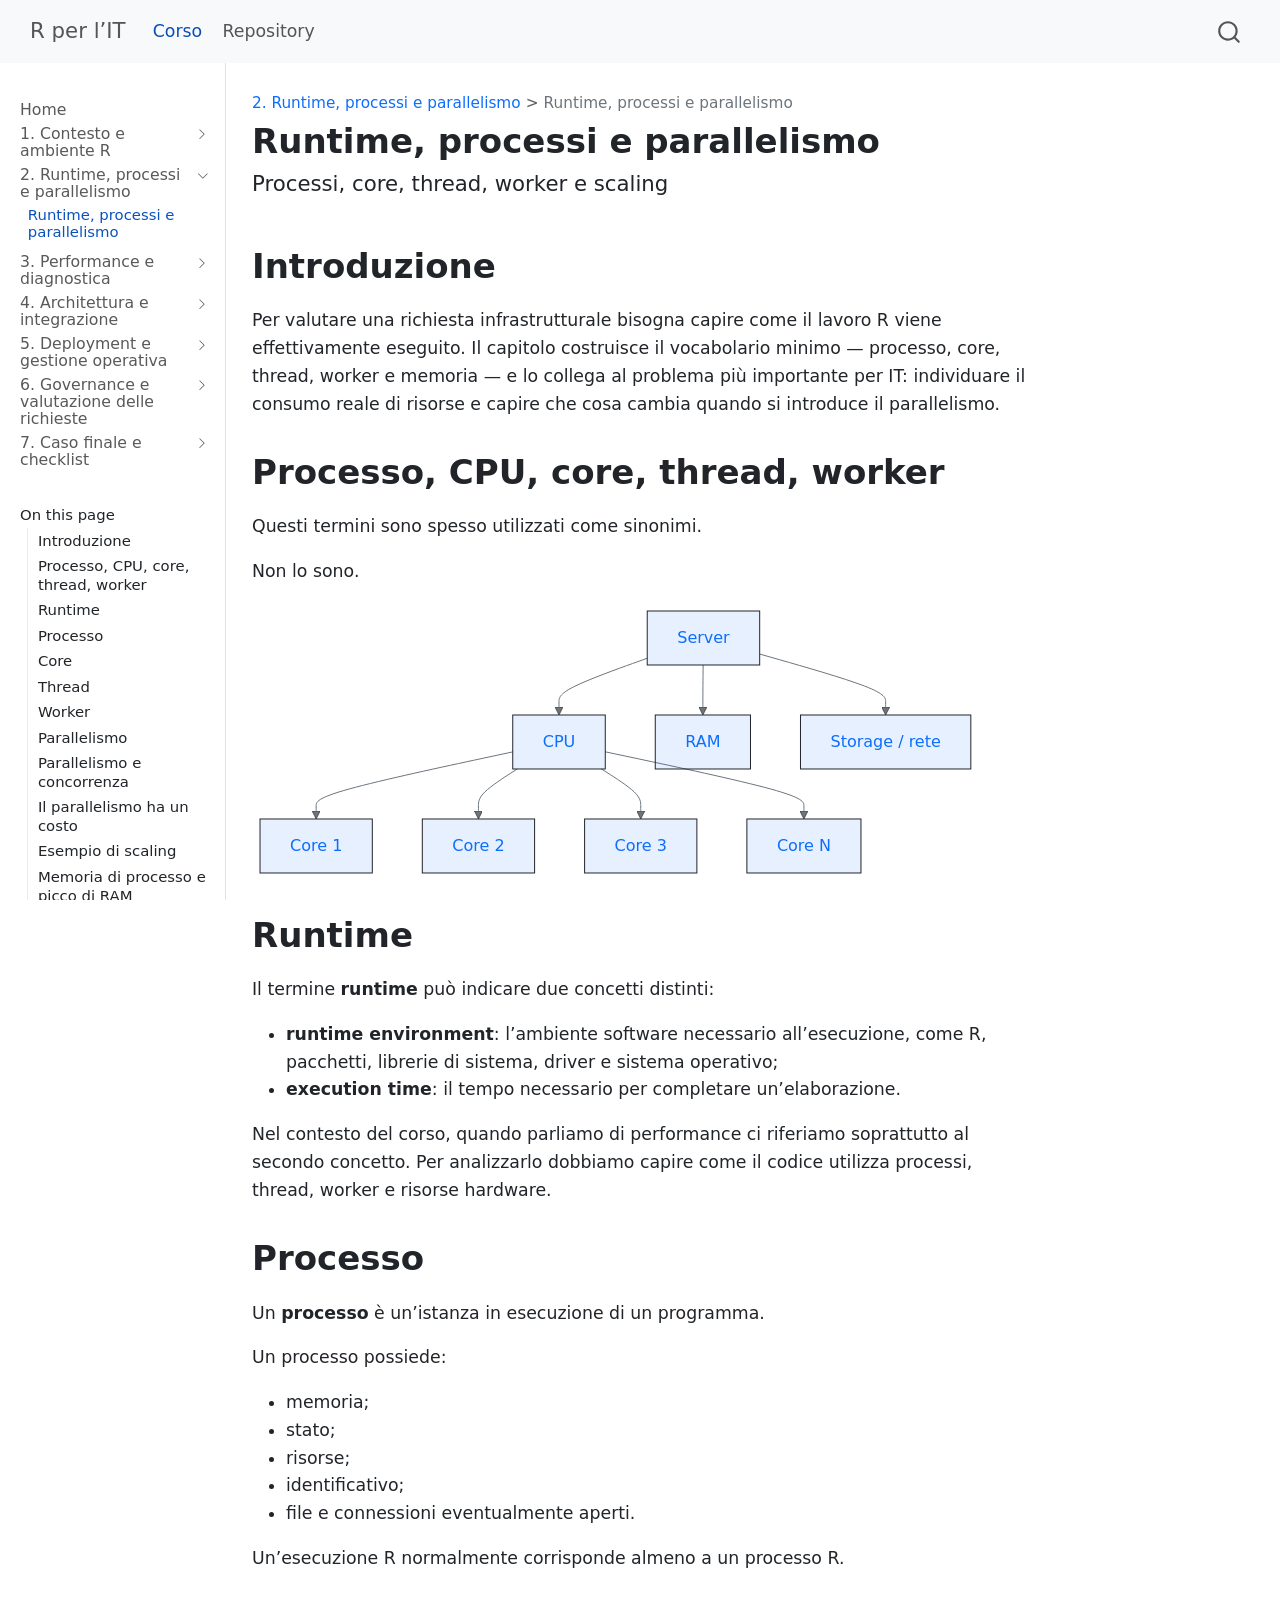
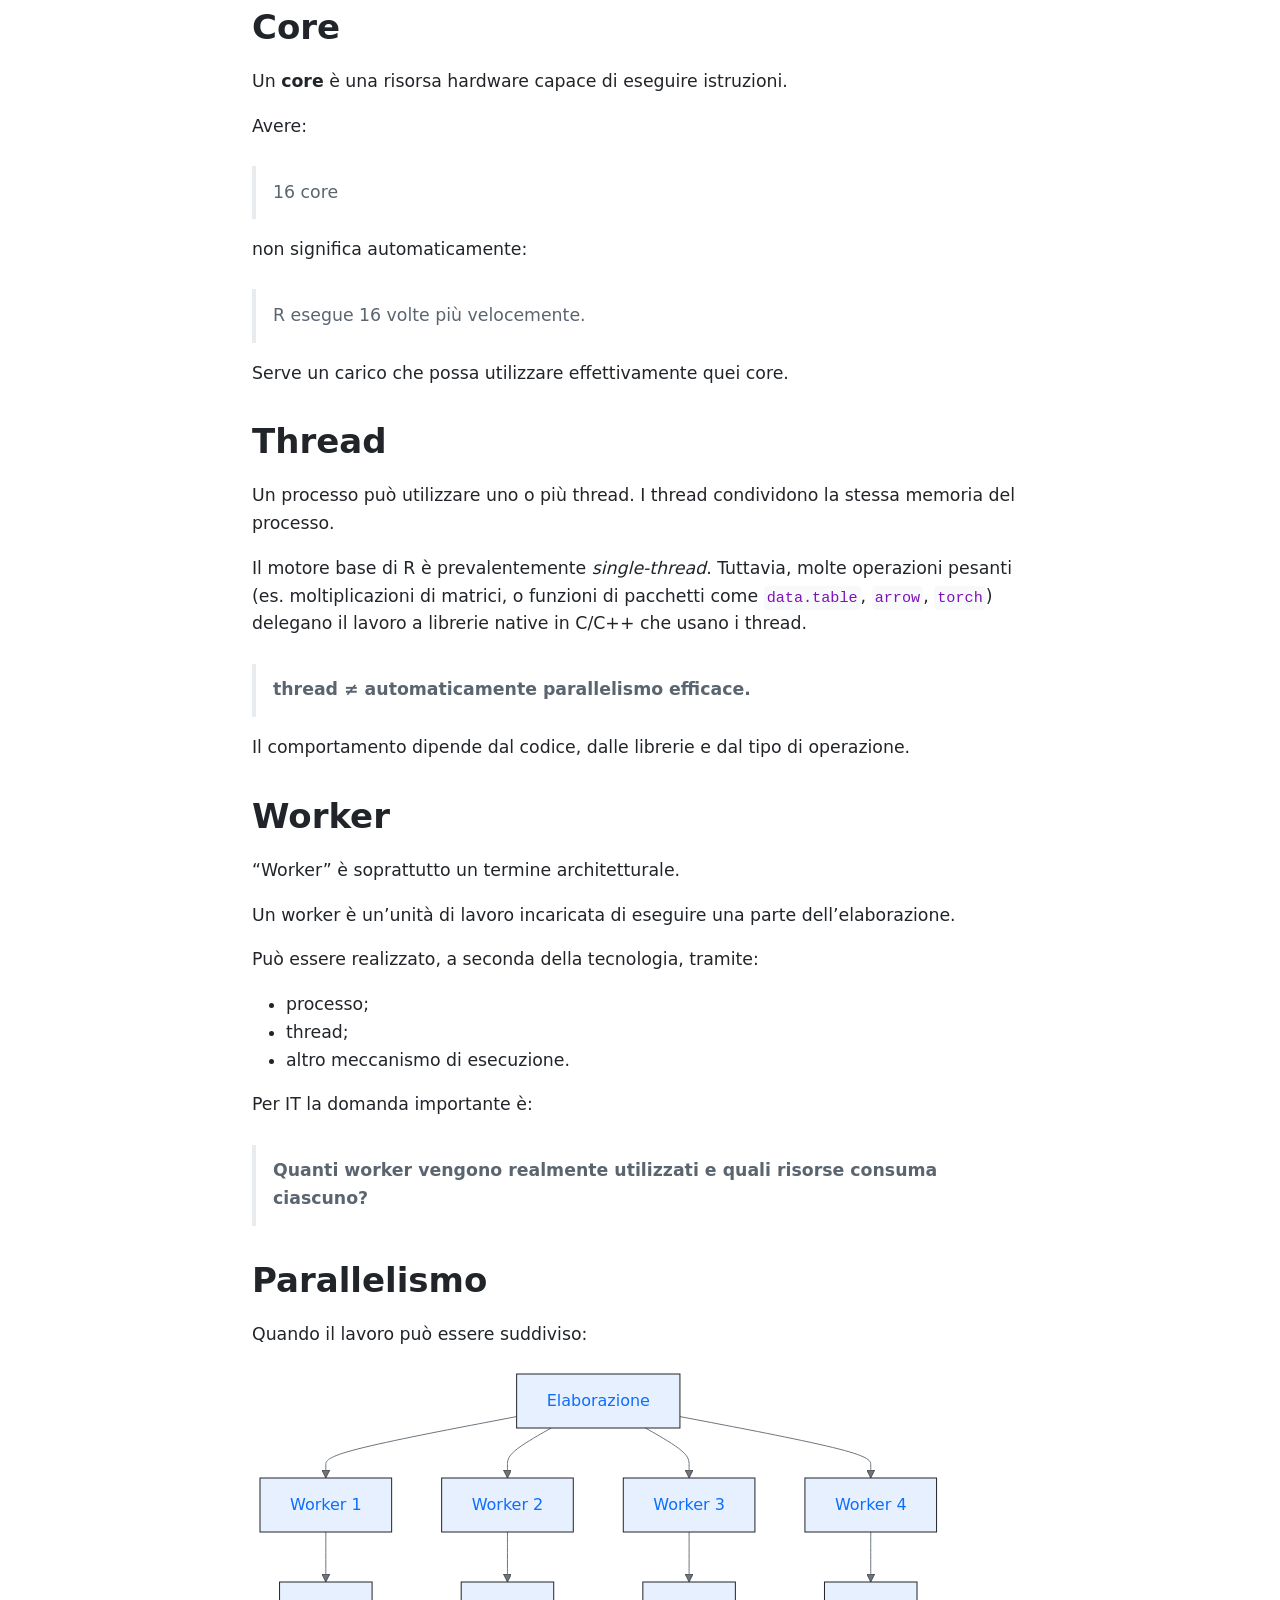
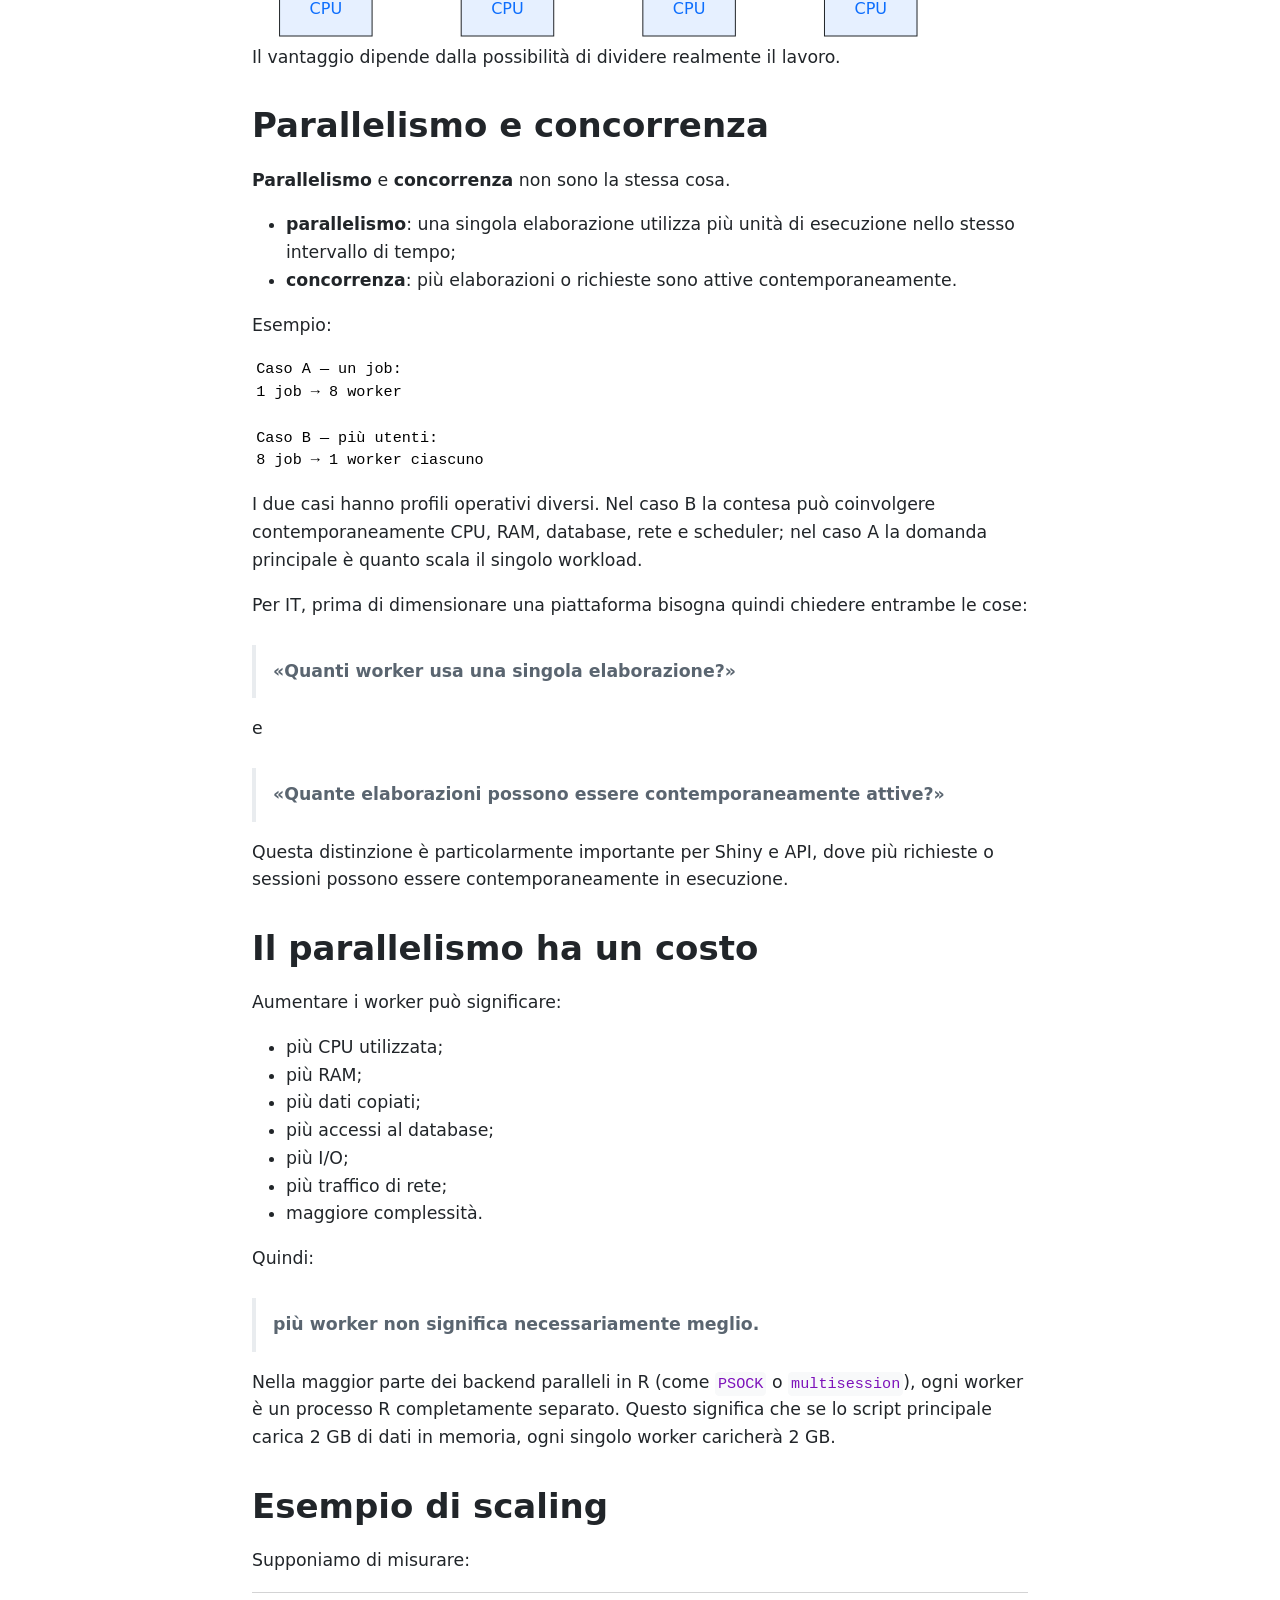
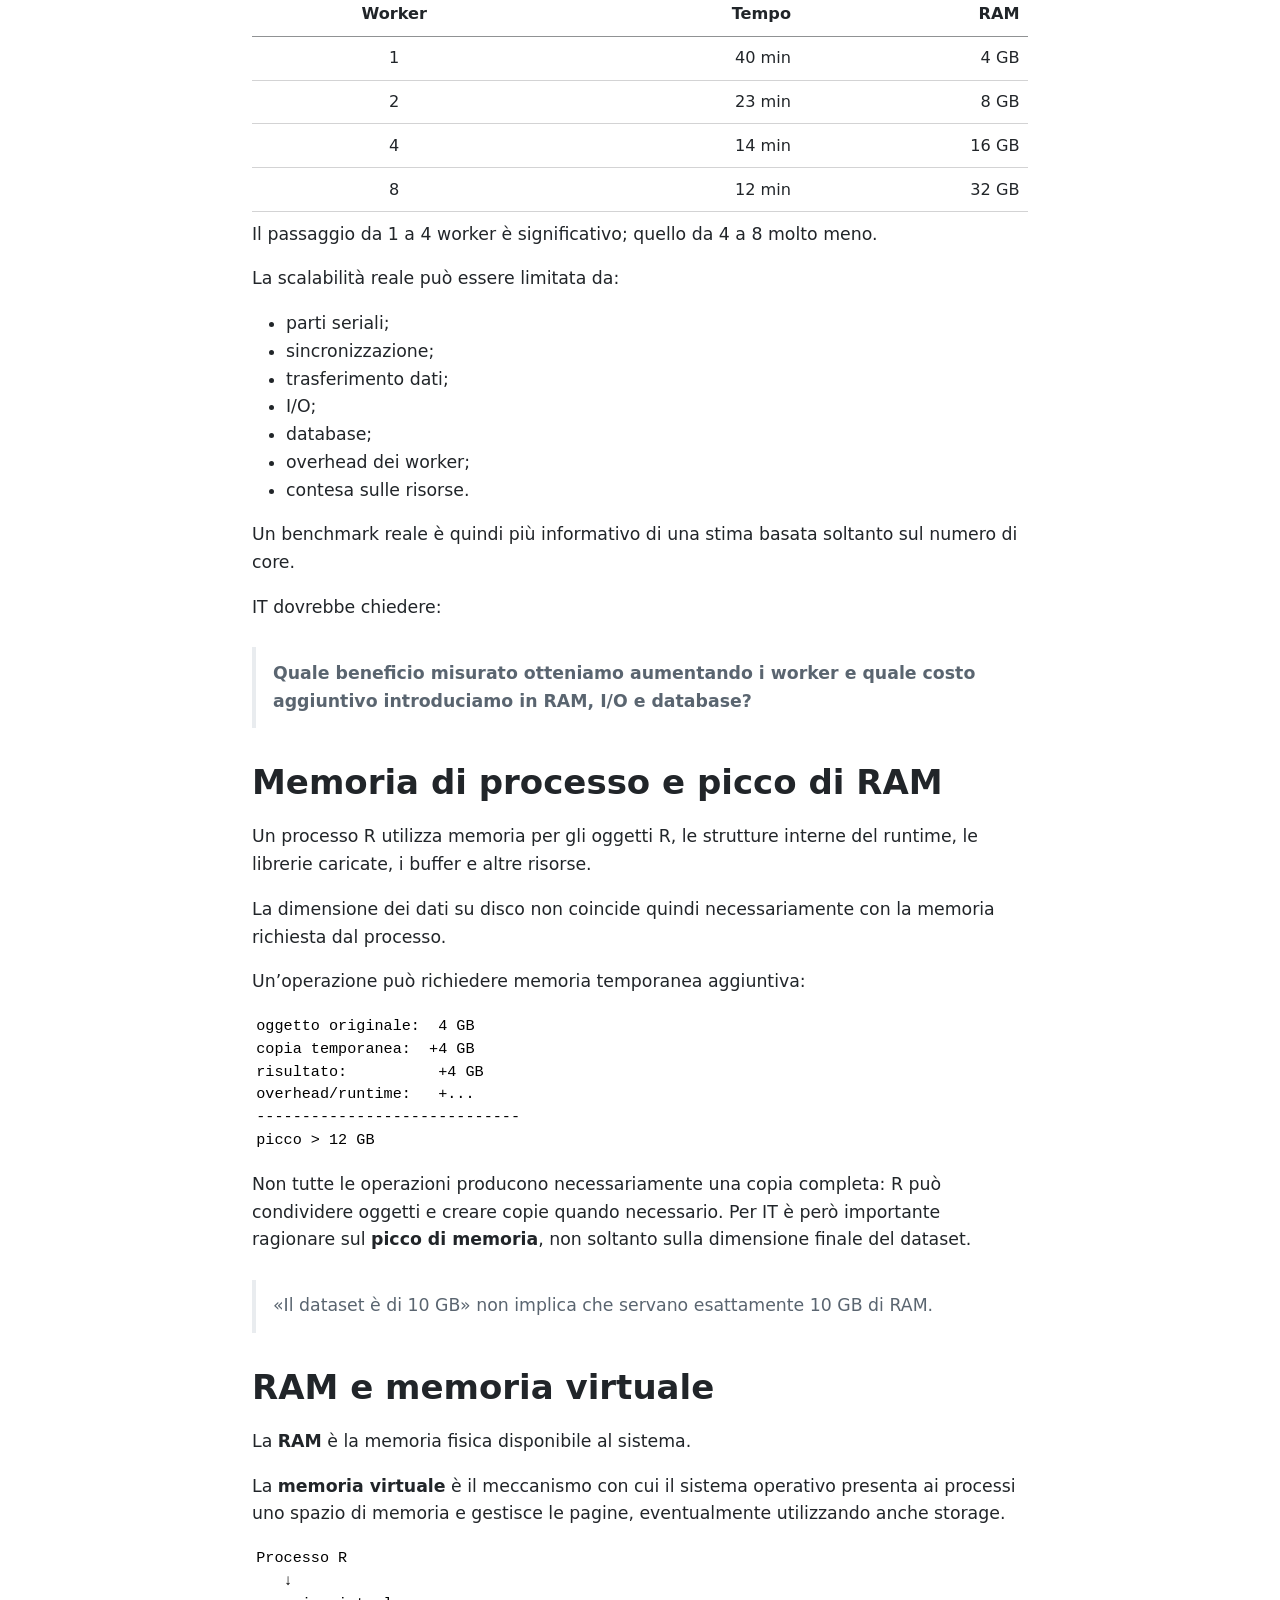
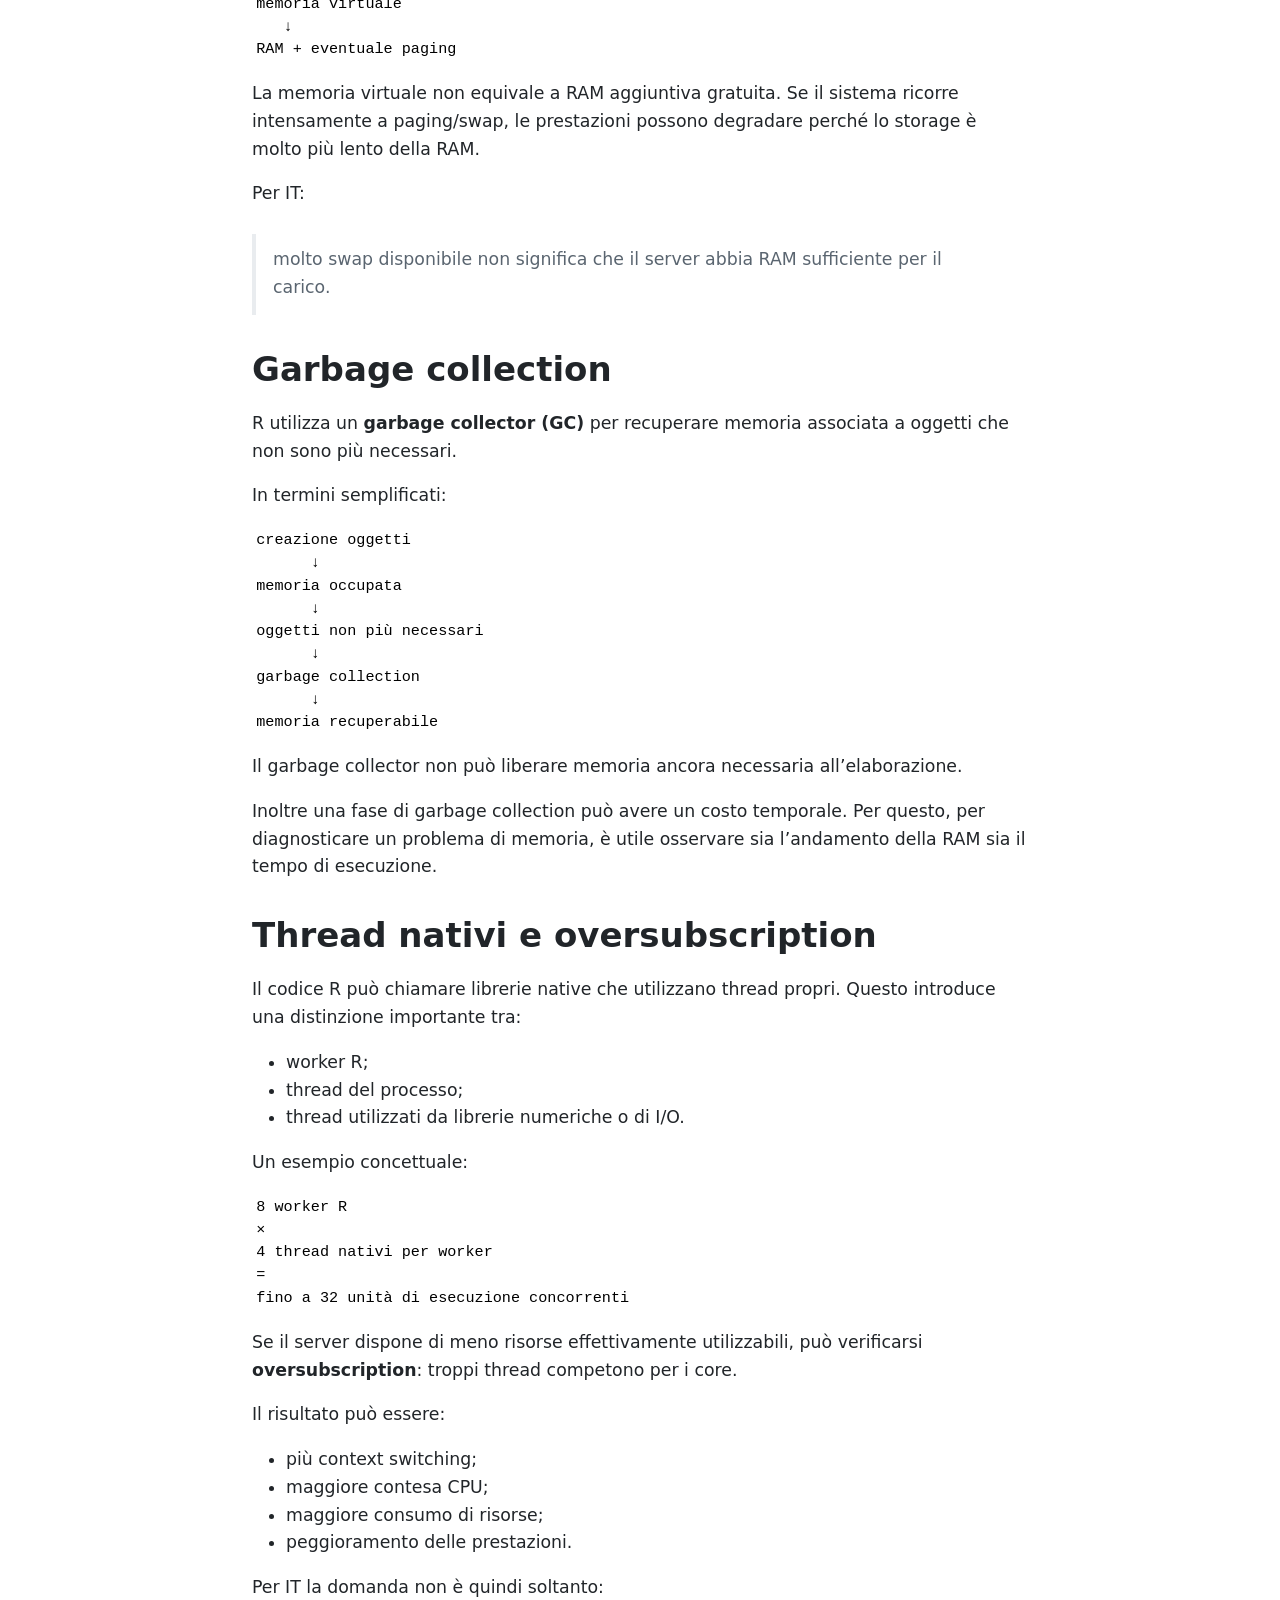
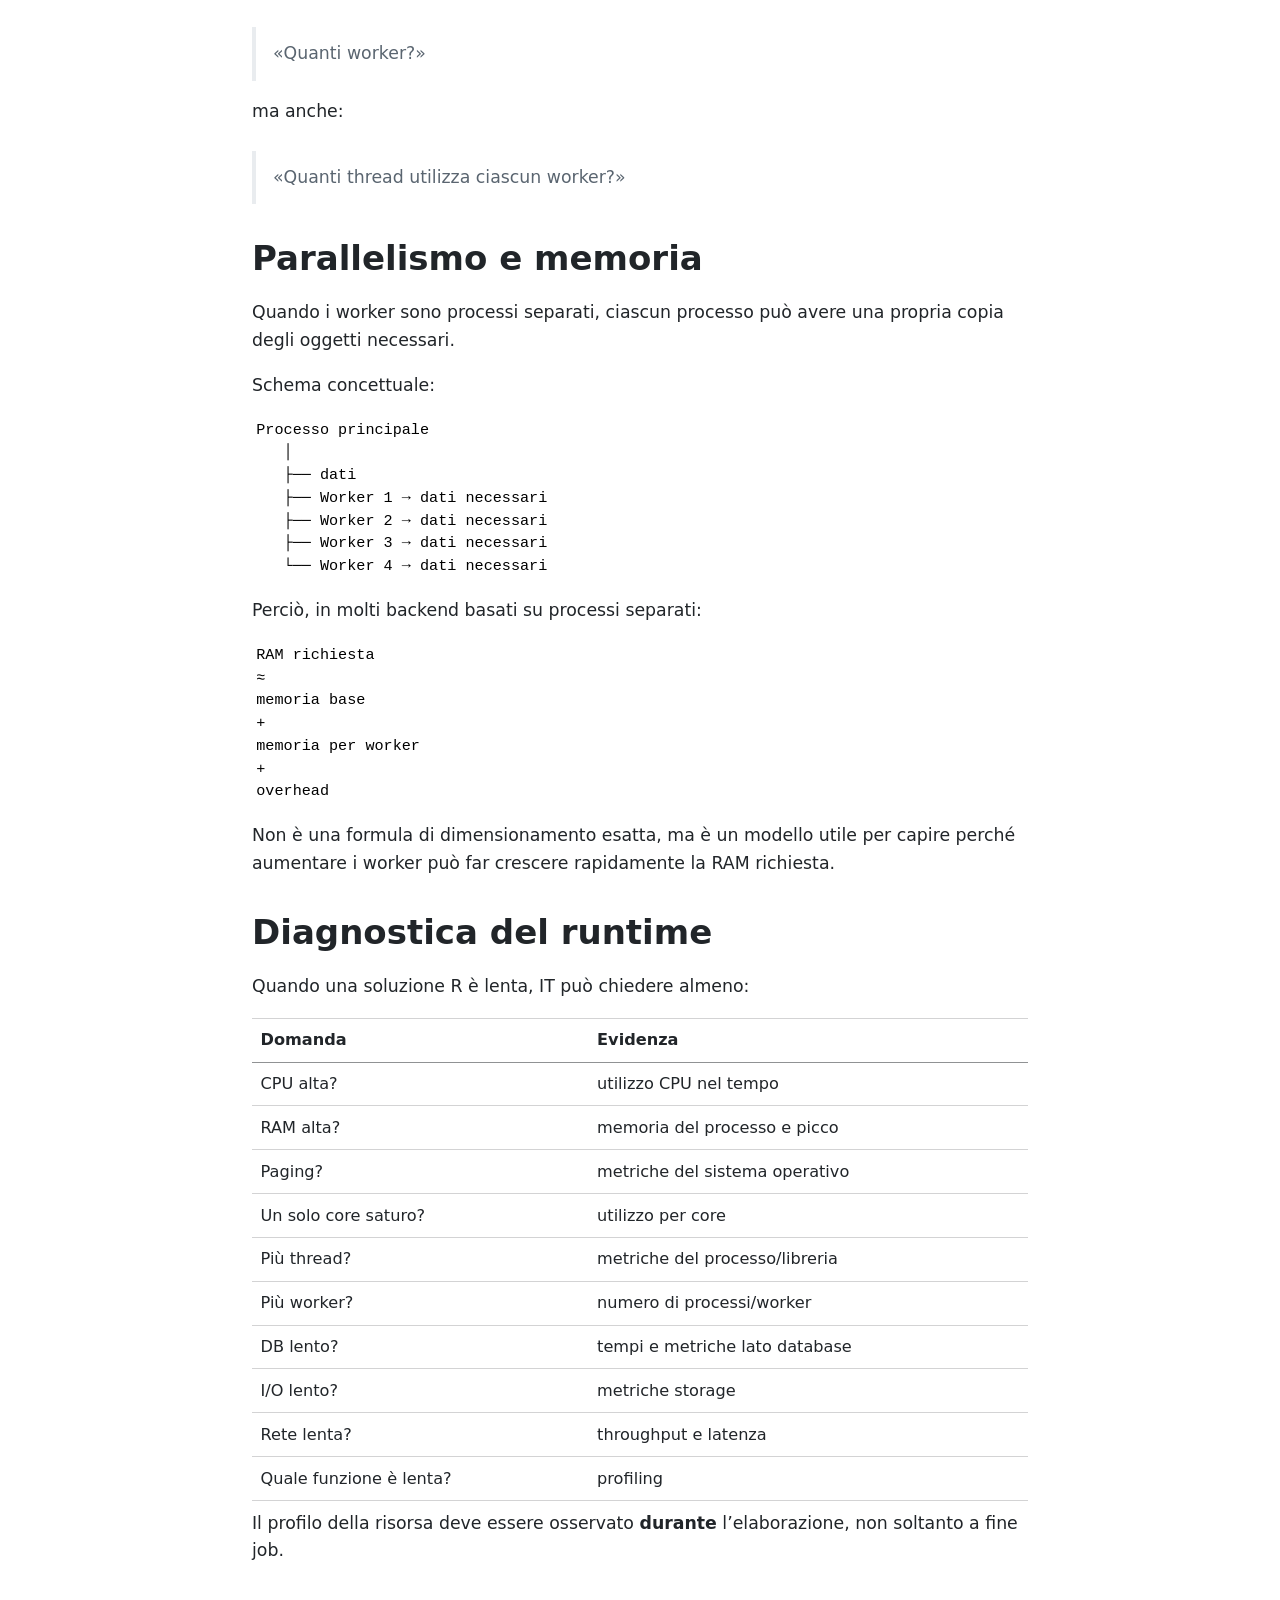
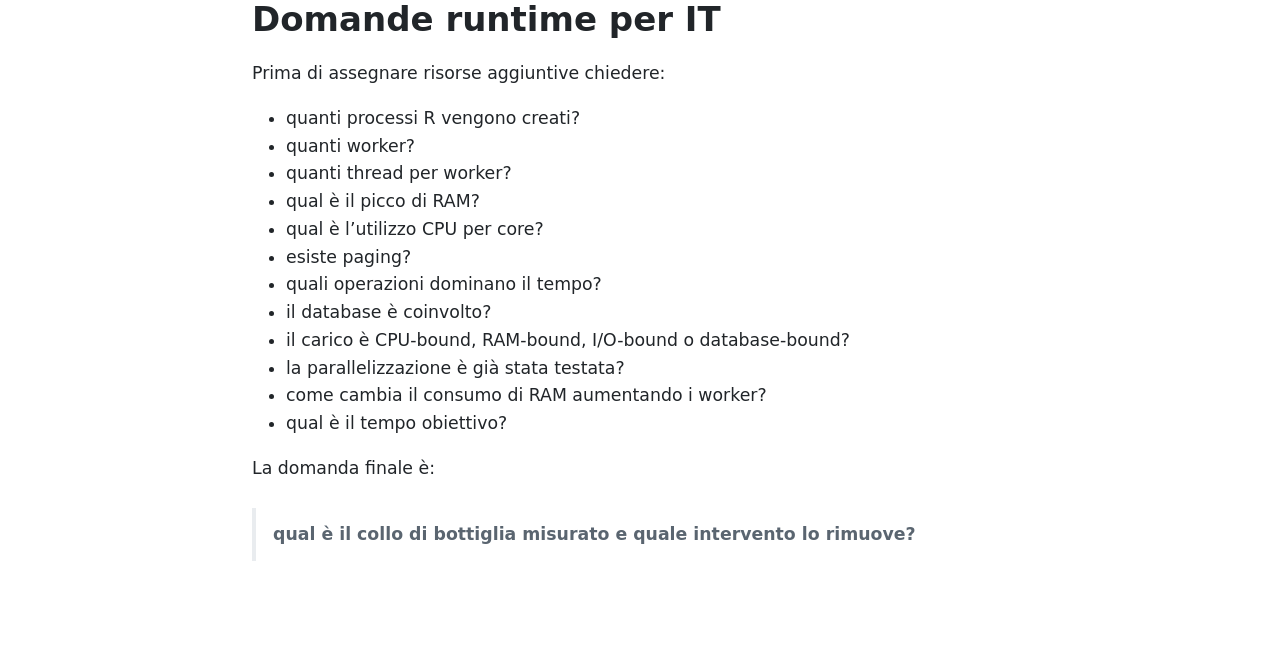
<file: 02-runtime.html>
<!DOCTYPE html>
<html xmlns="http://www.w3.org/1999/xhtml" lang="en" xml:lang="en"><head>

<meta charset="utf-8">
<meta name="generator" content="quarto-1.6.37">

<meta name="viewport" content="width=device-width, initial-scale=1.0, user-scalable=yes">


<title>Runtime, processi e parallelismo – R per l’IT</title>
<style>
code{white-space: pre-wrap;}
span.smallcaps{font-variant: small-caps;}
div.columns{display: flex; gap: min(4vw, 1.5em);}
div.column{flex: auto; overflow-x: auto;}
div.hanging-indent{margin-left: 1.5em; text-indent: -1.5em;}
ul.task-list{list-style: none;}
ul.task-list li input[type="checkbox"] {
  width: 0.8em;
  margin: 0 0.8em 0.2em -1em; /* quarto-specific, see https://github.com/quarto-dev/quarto-cli/issues/4556 */ 
  vertical-align: middle;
}
</style>


<script src="site_libs/quarto-nav/quarto-nav.js"></script>
<script src="site_libs/quarto-nav/headroom.min.js"></script>
<script src="site_libs/clipboard/clipboard.min.js"></script>
<script src="site_libs/quarto-search/autocomplete.umd.js"></script>
<script src="site_libs/quarto-search/fuse.min.js"></script>
<script src="site_libs/quarto-search/quarto-search.js"></script>
<meta name="quarto:offset" content="./">
<script src="site_libs/quarto-html/quarto.js"></script>
<script src="site_libs/quarto-html/popper.min.js"></script>
<script src="site_libs/quarto-html/tippy.umd.min.js"></script>
<script src="site_libs/quarto-html/anchor.min.js"></script>
<link href="site_libs/quarto-html/tippy.css" rel="stylesheet">
<link href="site_libs/quarto-html/quarto-syntax-highlighting-29e2c20b02301cfff04dc8050bf30c7e.css" rel="stylesheet" id="quarto-text-highlighting-styles">
<script src="site_libs/bootstrap/bootstrap.min.js"></script>
<link href="site_libs/bootstrap/bootstrap-icons.css" rel="stylesheet">
<link href="site_libs/bootstrap/bootstrap-346f7653faf71f503ba44a80ac96ac51.min.css" rel="stylesheet" append-hash="true" id="quarto-bootstrap" data-mode="light">
<script id="quarto-search-options" type="application/json">{
  "location": "navbar",
  "copy-button": false,
  "collapse-after": 3,
  "panel-placement": "end",
  "type": "overlay",
  "limit": 50,
  "keyboard-shortcut": [
    "f",
    "/",
    "s"
  ],
  "show-item-context": false,
  "language": {
    "search-no-results-text": "No results",
    "search-matching-documents-text": "matching documents",
    "search-copy-link-title": "Copy link to search",
    "search-hide-matches-text": "Hide additional matches",
    "search-more-match-text": "more match in this document",
    "search-more-matches-text": "more matches in this document",
    "search-clear-button-title": "Clear",
    "search-text-placeholder": "",
    "search-detached-cancel-button-title": "Cancel",
    "search-submit-button-title": "Submit",
    "search-label": "Search"
  }
}</script>
<style>html{ scroll-behavior: smooth; }</style>
<script src="site_libs/quarto-diagram/mermaid.min.js"></script>
<script src="site_libs/quarto-diagram/mermaid-init.js"></script>
<link href="site_libs/quarto-diagram/mermaid.css" rel="stylesheet">


<link rel="stylesheet" href="styles.css">
</head>

<body class="nav-sidebar docked nav-fixed">

<div id="quarto-search-results"></div>
  <header id="quarto-header" class="headroom fixed-top">
    <nav class="navbar navbar-expand-lg " data-bs-theme="dark">
      <div class="navbar-container container-fluid">
      <div class="navbar-brand-container mx-auto">
    <a class="navbar-brand" href="./index.html">
    <span class="navbar-title">R per l’IT</span>
    </a>
  </div>
            <div id="quarto-search" class="" title="Search"></div>
          <button class="navbar-toggler" type="button" data-bs-toggle="collapse" data-bs-target="#navbarCollapse" aria-controls="navbarCollapse" role="menu" aria-expanded="false" aria-label="Toggle navigation" onclick="if (window.quartoToggleHeadroom) { window.quartoToggleHeadroom(); }">
  <span class="navbar-toggler-icon"></span>
</button>
          <div class="collapse navbar-collapse" id="navbarCollapse">
            <ul class="navbar-nav navbar-nav-scroll me-auto">
  <li class="nav-item">
    <a class="nav-link active" href="./index.html" aria-current="page"> 
<span class="menu-text">Corso</span></a>
  </li>  
  <li class="nav-item">
    <a class="nav-link" href="https://github.com/andreabz/R_per_IT"> 
<span class="menu-text">Repository</span></a>
  </li>  
</ul>
          </div> <!-- /navcollapse -->
            <div class="quarto-navbar-tools">
</div>
      </div> <!-- /container-fluid -->
    </nav>
  <nav class="quarto-secondary-nav">
    <div class="container-fluid d-flex">
      <button type="button" class="quarto-btn-toggle btn" data-bs-toggle="collapse" role="button" data-bs-target=".quarto-sidebar-collapse-item" aria-controls="quarto-sidebar" aria-expanded="false" aria-label="Toggle sidebar navigation" onclick="if (window.quartoToggleHeadroom) { window.quartoToggleHeadroom(); }">
        <i class="bi bi-layout-text-sidebar-reverse"></i>
      </button>
        <nav class="quarto-page-breadcrumbs" aria-label="breadcrumb"><ol class="breadcrumb"><li class="breadcrumb-item"><a href="./02-runtime.html">2. Runtime, processi e parallelismo</a></li><li class="breadcrumb-item"><a href="./02-runtime.html">Runtime, processi e parallelismo</a></li></ol></nav>
        <a class="flex-grow-1" role="navigation" data-bs-toggle="collapse" data-bs-target=".quarto-sidebar-collapse-item" aria-controls="quarto-sidebar" aria-expanded="false" aria-label="Toggle sidebar navigation" onclick="if (window.quartoToggleHeadroom) { window.quartoToggleHeadroom(); }">      
        </a>
    </div>
  </nav>
</header>
<!-- content -->
<div id="quarto-content" class="quarto-container page-columns page-rows-contents page-layout-article page-navbar">
<!-- sidebar -->
  <nav id="quarto-sidebar" class="sidebar collapse collapse-horizontal quarto-sidebar-collapse-item sidebar-navigation docked overflow-auto">
    <div class="sidebar-menu-container"> 
    <ul class="list-unstyled mt-1">
        <li class="sidebar-item">
  <div class="sidebar-item-container"> 
  <a href="./index.html" class="sidebar-item-text sidebar-link">
 <span class="menu-text">Home</span></a>
  </div>
</li>
        <li class="sidebar-item sidebar-item-section">
      <div class="sidebar-item-container"> 
            <a class="sidebar-item-text sidebar-link text-start collapsed" data-bs-toggle="collapse" data-bs-target="#quarto-sidebar-section-1" role="navigation" aria-expanded="false">
 <span class="menu-text">1. Contesto e ambiente R</span></a>
          <a class="sidebar-item-toggle text-start collapsed" data-bs-toggle="collapse" data-bs-target="#quarto-sidebar-section-1" role="navigation" aria-expanded="false" aria-label="Toggle section">
            <i class="bi bi-chevron-right ms-2"></i>
          </a> 
      </div>
      <ul id="quarto-sidebar-section-1" class="collapse list-unstyled sidebar-section depth1 ">  
          <li class="sidebar-item">
  <div class="sidebar-item-container"> 
  <a href="./01-contesto.html" class="sidebar-item-text sidebar-link">
 <span class="menu-text">Contesto e ambiente R</span></a>
  </div>
</li>
      </ul>
  </li>
        <li class="sidebar-item sidebar-item-section">
      <div class="sidebar-item-container"> 
            <a class="sidebar-item-text sidebar-link text-start" data-bs-toggle="collapse" data-bs-target="#quarto-sidebar-section-2" role="navigation" aria-expanded="true">
 <span class="menu-text">2. Runtime, processi e parallelismo</span></a>
          <a class="sidebar-item-toggle text-start" data-bs-toggle="collapse" data-bs-target="#quarto-sidebar-section-2" role="navigation" aria-expanded="true" aria-label="Toggle section">
            <i class="bi bi-chevron-right ms-2"></i>
          </a> 
      </div>
      <ul id="quarto-sidebar-section-2" class="collapse list-unstyled sidebar-section depth1 show">  
          <li class="sidebar-item">
  <div class="sidebar-item-container"> 
  <a href="./02-runtime.html" class="sidebar-item-text sidebar-link active">
 <span class="menu-text">Runtime, processi e parallelismo</span></a>
  </div>
</li>
      </ul>
  </li>
        <li class="sidebar-item sidebar-item-section">
      <div class="sidebar-item-container"> 
            <a class="sidebar-item-text sidebar-link text-start collapsed" data-bs-toggle="collapse" data-bs-target="#quarto-sidebar-section-3" role="navigation" aria-expanded="false">
 <span class="menu-text">3. Performance e diagnostica</span></a>
          <a class="sidebar-item-toggle text-start collapsed" data-bs-toggle="collapse" data-bs-target="#quarto-sidebar-section-3" role="navigation" aria-expanded="false" aria-label="Toggle section">
            <i class="bi bi-chevron-right ms-2"></i>
          </a> 
      </div>
      <ul id="quarto-sidebar-section-3" class="collapse list-unstyled sidebar-section depth1 ">  
          <li class="sidebar-item">
  <div class="sidebar-item-container"> 
  <a href="./03-performance.html" class="sidebar-item-text sidebar-link">
 <span class="menu-text">Performance e diagnostica</span></a>
  </div>
</li>
      </ul>
  </li>
        <li class="sidebar-item sidebar-item-section">
      <div class="sidebar-item-container"> 
            <a class="sidebar-item-text sidebar-link text-start collapsed" data-bs-toggle="collapse" data-bs-target="#quarto-sidebar-section-4" role="navigation" aria-expanded="false">
 <span class="menu-text">4. Architettura e integrazione</span></a>
          <a class="sidebar-item-toggle text-start collapsed" data-bs-toggle="collapse" data-bs-target="#quarto-sidebar-section-4" role="navigation" aria-expanded="false" aria-label="Toggle section">
            <i class="bi bi-chevron-right ms-2"></i>
          </a> 
      </div>
      <ul id="quarto-sidebar-section-4" class="collapse list-unstyled sidebar-section depth1 ">  
          <li class="sidebar-item">
  <div class="sidebar-item-container"> 
  <a href="./04-architettura.html" class="sidebar-item-text sidebar-link">
 <span class="menu-text">Architettura e integrazione</span></a>
  </div>
</li>
      </ul>
  </li>
        <li class="sidebar-item sidebar-item-section">
      <div class="sidebar-item-container"> 
            <a class="sidebar-item-text sidebar-link text-start collapsed" data-bs-toggle="collapse" data-bs-target="#quarto-sidebar-section-5" role="navigation" aria-expanded="false">
 <span class="menu-text">5. Deployment e gestione operativa</span></a>
          <a class="sidebar-item-toggle text-start collapsed" data-bs-toggle="collapse" data-bs-target="#quarto-sidebar-section-5" role="navigation" aria-expanded="false" aria-label="Toggle section">
            <i class="bi bi-chevron-right ms-2"></i>
          </a> 
      </div>
      <ul id="quarto-sidebar-section-5" class="collapse list-unstyled sidebar-section depth1 ">  
          <li class="sidebar-item">
  <div class="sidebar-item-container"> 
  <a href="./05-deployment.html" class="sidebar-item-text sidebar-link">
 <span class="menu-text">Deployment e gestione operativa</span></a>
  </div>
</li>
      </ul>
  </li>
        <li class="sidebar-item sidebar-item-section">
      <div class="sidebar-item-container"> 
            <a class="sidebar-item-text sidebar-link text-start collapsed" data-bs-toggle="collapse" data-bs-target="#quarto-sidebar-section-6" role="navigation" aria-expanded="false">
 <span class="menu-text">6. Governance e valutazione delle richieste</span></a>
          <a class="sidebar-item-toggle text-start collapsed" data-bs-toggle="collapse" data-bs-target="#quarto-sidebar-section-6" role="navigation" aria-expanded="false" aria-label="Toggle section">
            <i class="bi bi-chevron-right ms-2"></i>
          </a> 
      </div>
      <ul id="quarto-sidebar-section-6" class="collapse list-unstyled sidebar-section depth1 ">  
          <li class="sidebar-item">
  <div class="sidebar-item-container"> 
  <a href="./06-governance.html" class="sidebar-item-text sidebar-link">
 <span class="menu-text">Governance e valutazione delle richieste</span></a>
  </div>
</li>
      </ul>
  </li>
        <li class="sidebar-item sidebar-item-section">
      <div class="sidebar-item-container"> 
            <a class="sidebar-item-text sidebar-link text-start collapsed" data-bs-toggle="collapse" data-bs-target="#quarto-sidebar-section-7" role="navigation" aria-expanded="false">
 <span class="menu-text">7. Caso finale e checklist</span></a>
          <a class="sidebar-item-toggle text-start collapsed" data-bs-toggle="collapse" data-bs-target="#quarto-sidebar-section-7" role="navigation" aria-expanded="false" aria-label="Toggle section">
            <i class="bi bi-chevron-right ms-2"></i>
          </a> 
      </div>
      <ul id="quarto-sidebar-section-7" class="collapse list-unstyled sidebar-section depth1 ">  
          <li class="sidebar-item">
  <div class="sidebar-item-container"> 
  <a href="./07-caso-finale.html" class="sidebar-item-text sidebar-link">
 <span class="menu-text">Caso finale e checklist</span></a>
  </div>
</li>
      </ul>
  </li>
    </ul>
    </div>
    <nav id="TOC" role="doc-toc" class="toc-active">
    <h2 id="toc-title">On this page</h2>
   
  <ul class="collapse">
  <li><a href="#introduzione" id="toc-introduzione" class="nav-link active" data-scroll-target="#introduzione">Introduzione</a></li>
  <li><a href="#processo-cpu-core-thread-worker" id="toc-processo-cpu-core-thread-worker" class="nav-link" data-scroll-target="#processo-cpu-core-thread-worker">Processo, CPU, core, thread, worker</a></li>
  <li><a href="#runtime" id="toc-runtime" class="nav-link" data-scroll-target="#runtime">Runtime</a></li>
  <li><a href="#processo" id="toc-processo" class="nav-link" data-scroll-target="#processo">Processo</a></li>
  <li><a href="#core" id="toc-core" class="nav-link" data-scroll-target="#core">Core</a></li>
  <li><a href="#thread" id="toc-thread" class="nav-link" data-scroll-target="#thread">Thread</a></li>
  <li><a href="#worker" id="toc-worker" class="nav-link" data-scroll-target="#worker">Worker</a></li>
  <li><a href="#parallelismo" id="toc-parallelismo" class="nav-link" data-scroll-target="#parallelismo">Parallelismo</a></li>
  <li><a href="#parallelismo-e-concorrenza" id="toc-parallelismo-e-concorrenza" class="nav-link" data-scroll-target="#parallelismo-e-concorrenza">Parallelismo e concorrenza</a></li>
  <li><a href="#il-parallelismo-ha-un-costo" id="toc-il-parallelismo-ha-un-costo" class="nav-link" data-scroll-target="#il-parallelismo-ha-un-costo">Il parallelismo ha un costo</a></li>
  <li><a href="#esempio-di-scaling" id="toc-esempio-di-scaling" class="nav-link" data-scroll-target="#esempio-di-scaling">Esempio di scaling</a></li>
  <li><a href="#memoria-di-processo-e-picco-di-ram" id="toc-memoria-di-processo-e-picco-di-ram" class="nav-link" data-scroll-target="#memoria-di-processo-e-picco-di-ram">Memoria di processo e picco di RAM</a></li>
  <li><a href="#ram-e-memoria-virtuale" id="toc-ram-e-memoria-virtuale" class="nav-link" data-scroll-target="#ram-e-memoria-virtuale">RAM e memoria virtuale</a></li>
  <li><a href="#garbage-collection" id="toc-garbage-collection" class="nav-link" data-scroll-target="#garbage-collection">Garbage collection</a></li>
  <li><a href="#thread-nativi-e-oversubscription" id="toc-thread-nativi-e-oversubscription" class="nav-link" data-scroll-target="#thread-nativi-e-oversubscription">Thread nativi e oversubscription</a></li>
  <li><a href="#parallelismo-e-memoria" id="toc-parallelismo-e-memoria" class="nav-link" data-scroll-target="#parallelismo-e-memoria">Parallelismo e memoria</a></li>
  <li><a href="#diagnostica-del-runtime" id="toc-diagnostica-del-runtime" class="nav-link" data-scroll-target="#diagnostica-del-runtime">Diagnostica del runtime</a></li>
  <li><a href="#domande-runtime-per-it" id="toc-domande-runtime-per-it" class="nav-link" data-scroll-target="#domande-runtime-per-it">Domande runtime per IT</a></li>
  </ul>
</nav>
</nav>
<div id="quarto-sidebar-glass" class="quarto-sidebar-collapse-item" data-bs-toggle="collapse" data-bs-target=".quarto-sidebar-collapse-item"></div>
<!-- margin-sidebar -->
    <div id="quarto-margin-sidebar" class="sidebar margin-sidebar zindex-bottom">
    </div>
<!-- main -->
<main class="content" id="quarto-document-content">

<header id="title-block-header" class="quarto-title-block default"><nav class="quarto-page-breadcrumbs quarto-title-breadcrumbs d-none d-lg-block" aria-label="breadcrumb"><ol class="breadcrumb"><li class="breadcrumb-item"><a href="./02-runtime.html">2. Runtime, processi e parallelismo</a></li><li class="breadcrumb-item"><a href="./02-runtime.html">Runtime, processi e parallelismo</a></li></ol></nav>
<div class="quarto-title">
<h1 class="title">Runtime, processi e parallelismo</h1>
<p class="subtitle lead">Processi, core, thread, worker e scaling</p>
</div>



<div class="quarto-title-meta">

    
  
    
  </div>
  


</header>


<section id="introduzione" class="level1">
<h1>Introduzione</h1>
<p>Per valutare una richiesta infrastrutturale bisogna capire come il lavoro R viene effettivamente eseguito. Il capitolo costruisce il vocabolario minimo — processo, core, thread, worker e memoria — e lo collega al problema più importante per IT: individuare il consumo reale di risorse e capire che cosa cambia quando si introduce il parallelismo.</p>
</section>
<section id="processo-cpu-core-thread-worker" class="level1">
<h1>Processo, CPU, core, thread, worker</h1>
<p>Questi termini sono spesso utilizzati come sinonimi.</p>
<p>Non lo sono.</p>
<div class="cell" data-layout-align="default">
<div class="cell-output-display">
<div id="mermaid-02-runtime-01">
<div>
<pre class="mermaid mermaid-js" data-label="mermaid-02-runtime-01">flowchart TD
    S["Server"]
    S --&gt; CPU["CPU"]
    CPU --&gt; C1["Core 1"]
    CPU --&gt; C2["Core 2"]
    CPU --&gt; C3["Core 3"]
    CPU --&gt; CN["Core N"]

    S --&gt; RAM["RAM"]
    S --&gt; IO["Storage / rete"]
</pre>
</div>
</div>
</div>
</div>
</section>
<section id="runtime" class="level1">
<h1>Runtime</h1>
<p>Il termine <strong>runtime</strong> può indicare due concetti distinti:</p>
<ul>
<li><strong>runtime environment</strong>: l’ambiente software necessario all’esecuzione, come R, pacchetti, librerie di sistema, driver e sistema operativo;</li>
<li><strong>execution time</strong>: il tempo necessario per completare un’elaborazione.</li>
</ul>
<p>Nel contesto del corso, quando parliamo di performance ci riferiamo soprattutto al secondo concetto. Per analizzarlo dobbiamo capire come il codice utilizza processi, thread, worker e risorse hardware.</p>
</section>
<section id="processo" class="level1">
<h1>Processo</h1>
<p>Un <strong>processo</strong> è un’istanza in esecuzione di un programma.</p>
<p>Un processo possiede:</p>
<ul>
<li>memoria;</li>
<li>stato;</li>
<li>risorse;</li>
<li>identificativo;</li>
<li>file e connessioni eventualmente aperti.</li>
</ul>
<p>Un’esecuzione R normalmente corrisponde almeno a un processo R.</p>
</section>
<section id="core" class="level1">
<h1>Core</h1>
<p>Un <strong>core</strong> è una risorsa hardware capace di eseguire istruzioni.</p>
<p>Avere:</p>
<blockquote class="blockquote">
<p>16 core</p>
</blockquote>
<p>non significa automaticamente:</p>
<blockquote class="blockquote">
<p>R esegue 16 volte più velocemente.</p>
</blockquote>
<p>Serve un carico che possa utilizzare effettivamente quei core.</p>
</section>
<section id="thread" class="level1">
<h1>Thread</h1>
<p>Un processo può utilizzare uno o più thread. I thread condividono la stessa memoria del processo.</p>
<p>Il motore base di R è prevalentemente <em>single-thread</em>. Tuttavia, molte operazioni pesanti (es. moltiplicazioni di matrici, o funzioni di pacchetti come <code>data.table</code>, <code>arrow</code>, <code>torch</code>) delegano il lavoro a librerie native in C/C++ che usano i thread.</p>
<blockquote class="blockquote">
<p><strong>thread ≠ automaticamente parallelismo efficace.</strong></p>
</blockquote>
<p>Il comportamento dipende dal codice, dalle librerie e dal tipo di operazione.</p>
</section>
<section id="worker" class="level1">
<h1>Worker</h1>
<p>“Worker” è soprattutto un termine architetturale.</p>
<p>Un worker è un’unità di lavoro incaricata di eseguire una parte dell’elaborazione.</p>
<p>Può essere realizzato, a seconda della tecnologia, tramite:</p>
<ul>
<li>processo;</li>
<li>thread;</li>
<li>altro meccanismo di esecuzione.</li>
</ul>
<p>Per IT la domanda importante è:</p>
<blockquote class="blockquote">
<p><strong>Quanti worker vengono realmente utilizzati e quali risorse consuma ciascuno?</strong></p>
</blockquote>
</section>
<section id="parallelismo" class="level1">
<h1>Parallelismo</h1>
<p>Quando il lavoro può essere suddiviso:</p>
<div class="cell" data-layout-align="default">
<div class="cell-output-display">
<div id="mermaid-02-runtime-02">
<div>
<pre class="mermaid mermaid-js" data-label="mermaid-02-runtime-02">flowchart TD
    JOB["Elaborazione"]
    JOB --&gt; W1["Worker 1"]
    JOB --&gt; W2["Worker 2"]
    JOB --&gt; W3["Worker 3"]
    JOB --&gt; W4["Worker 4"]

    W1 --&gt; C1["CPU"]
    W2 --&gt; C2["CPU"]
    W3 --&gt; C3["CPU"]
    W4 --&gt; C4["CPU"]
</pre>
</div>
</div>
</div>
</div>
<p>Il vantaggio dipende dalla possibilità di dividere realmente il lavoro.</p>
</section>
<section id="parallelismo-e-concorrenza" class="level1">
<h1>Parallelismo e concorrenza</h1>
<p><strong>Parallelismo</strong> e <strong>concorrenza</strong> non sono la stessa cosa.</p>
<ul>
<li><strong>parallelismo</strong>: una singola elaborazione utilizza più unità di esecuzione nello stesso intervallo di tempo;</li>
<li><strong>concorrenza</strong>: più elaborazioni o richieste sono attive contemporaneamente.</li>
</ul>
<p>Esempio:</p>
<pre class="text"><code>Caso A — un job:
1 job → 8 worker

Caso B — più utenti:
8 job → 1 worker ciascuno</code></pre>
<p>I due casi hanno profili operativi diversi. Nel caso B la contesa può coinvolgere contemporaneamente CPU, RAM, database, rete e scheduler; nel caso A la domanda principale è quanto scala il singolo workload.</p>
<p>Per IT, prima di dimensionare una piattaforma bisogna quindi chiedere entrambe le cose:</p>
<blockquote class="blockquote">
<p><strong>«Quanti worker usa una singola elaborazione?»</strong></p>
</blockquote>
<p>e</p>
<blockquote class="blockquote">
<p><strong>«Quante elaborazioni possono essere contemporaneamente attive?»</strong></p>
</blockquote>
<p>Questa distinzione è particolarmente importante per Shiny e API, dove più richieste o sessioni possono essere contemporaneamente in esecuzione.</p>
</section>
<section id="il-parallelismo-ha-un-costo" class="level1">
<h1>Il parallelismo ha un costo</h1>
<p>Aumentare i worker può significare:</p>
<ul>
<li>più CPU utilizzata;</li>
<li>più RAM;</li>
<li>più dati copiati;</li>
<li>più accessi al database;</li>
<li>più I/O;</li>
<li>più traffico di rete;</li>
<li>maggiore complessità.</li>
</ul>
<p>Quindi:</p>
<blockquote class="blockquote">
<p><strong>più worker non significa necessariamente meglio.</strong></p>
</blockquote>
<p>Nella maggior parte dei backend paralleli in R (come <code>PSOCK</code> o <code>multisession</code>), ogni worker è un processo R completamente separato. Questo significa che se lo script principale carica 2 GB di dati in memoria, ogni singolo worker caricherà 2 GB.</p>
</section>
<section id="esempio-di-scaling" class="level1">
<h1>Esempio di scaling</h1>
<p>Supponiamo di misurare:</p>
<table class="caption-top table">
<thead>
<tr class="header">
<th style="text-align: center;">Worker</th>
<th style="text-align: right;">Tempo</th>
<th style="text-align: right;">RAM</th>
</tr>
</thead>
<tbody>
<tr class="odd">
<td style="text-align: center;">1</td>
<td style="text-align: right;">40 min</td>
<td style="text-align: right;">4 GB</td>
</tr>
<tr class="even">
<td style="text-align: center;">2</td>
<td style="text-align: right;">23 min</td>
<td style="text-align: right;">8 GB</td>
</tr>
<tr class="odd">
<td style="text-align: center;">4</td>
<td style="text-align: right;">14 min</td>
<td style="text-align: right;">16 GB</td>
</tr>
<tr class="even">
<td style="text-align: center;">8</td>
<td style="text-align: right;">12 min</td>
<td style="text-align: right;">32 GB</td>
</tr>
</tbody>
</table>
<p>Il passaggio da 1 a 4 worker è significativo; quello da 4 a 8 molto meno.</p>
<p>La scalabilità reale può essere limitata da:</p>
<ul>
<li>parti seriali;</li>
<li>sincronizzazione;</li>
<li>trasferimento dati;</li>
<li>I/O;</li>
<li>database;</li>
<li>overhead dei worker;</li>
<li>contesa sulle risorse.</li>
</ul>
<p>Un benchmark reale è quindi più informativo di una stima basata soltanto sul numero di core.</p>
<p>IT dovrebbe chiedere:</p>
<blockquote class="blockquote">
<p><strong>Quale beneficio misurato otteniamo aumentando i worker e quale costo aggiuntivo introduciamo in RAM, I/O e database?</strong></p>
</blockquote>
</section>
<section id="memoria-di-processo-e-picco-di-ram" class="level1">
<h1>Memoria di processo e picco di RAM</h1>
<p>Un processo R utilizza memoria per gli oggetti R, le strutture interne del runtime, le librerie caricate, i buffer e altre risorse.</p>
<p>La dimensione dei dati su disco non coincide quindi necessariamente con la memoria richiesta dal processo.</p>
<p>Un’operazione può richiedere memoria temporanea aggiuntiva:</p>
<pre class="text"><code>oggetto originale:  4 GB
copia temporanea:  +4 GB
risultato:          +4 GB
overhead/runtime:   +...
-----------------------------
picco &gt; 12 GB</code></pre>
<p>Non tutte le operazioni producono necessariamente una copia completa: R può condividere oggetti e creare copie quando necessario. Per IT è però importante ragionare sul <strong>picco di memoria</strong>, non soltanto sulla dimensione finale del dataset.</p>
<blockquote class="blockquote">
<p>«Il dataset è di 10 GB» non implica che servano esattamente 10 GB di RAM.</p>
</blockquote>
</section>
<section id="ram-e-memoria-virtuale" class="level1">
<h1>RAM e memoria virtuale</h1>
<p>La <strong>RAM</strong> è la memoria fisica disponibile al sistema.</p>
<p>La <strong>memoria virtuale</strong> è il meccanismo con cui il sistema operativo presenta ai processi uno spazio di memoria e gestisce le pagine, eventualmente utilizzando anche storage.</p>
<pre class="text"><code>Processo R
   ↓
memoria virtuale
   ↓
RAM + eventuale paging</code></pre>
<p>La memoria virtuale non equivale a RAM aggiuntiva gratuita. Se il sistema ricorre intensamente a paging/swap, le prestazioni possono degradare perché lo storage è molto più lento della RAM.</p>
<p>Per IT:</p>
<blockquote class="blockquote">
<p>molto swap disponibile non significa che il server abbia RAM sufficiente per il carico.</p>
</blockquote>
</section>
<section id="garbage-collection" class="level1">
<h1>Garbage collection</h1>
<p>R utilizza un <strong>garbage collector (GC)</strong> per recuperare memoria associata a oggetti che non sono più necessari.</p>
<p>In termini semplificati:</p>
<pre class="text"><code>creazione oggetti
      ↓
memoria occupata
      ↓
oggetti non più necessari
      ↓
garbage collection
      ↓
memoria recuperabile</code></pre>
<p>Il garbage collector non può liberare memoria ancora necessaria all’elaborazione.</p>
<p>Inoltre una fase di garbage collection può avere un costo temporale. Per questo, per diagnosticare un problema di memoria, è utile osservare sia l’andamento della RAM sia il tempo di esecuzione.</p>
</section>
<section id="thread-nativi-e-oversubscription" class="level1">
<h1>Thread nativi e oversubscription</h1>
<p>Il codice R può chiamare librerie native che utilizzano thread propri. Questo introduce una distinzione importante tra:</p>
<ul>
<li>worker R;</li>
<li>thread del processo;</li>
<li>thread utilizzati da librerie numeriche o di I/O.</li>
</ul>
<p>Un esempio concettuale:</p>
<pre class="text"><code>8 worker R
×
4 thread nativi per worker
=
fino a 32 unità di esecuzione concorrenti</code></pre>
<p>Se il server dispone di meno risorse effettivamente utilizzabili, può verificarsi <strong>oversubscription</strong>: troppi thread competono per i core.</p>
<p>Il risultato può essere:</p>
<ul>
<li>più context switching;</li>
<li>maggiore contesa CPU;</li>
<li>maggiore consumo di risorse;</li>
<li>peggioramento delle prestazioni.</li>
</ul>
<p>Per IT la domanda non è quindi soltanto:</p>
<blockquote class="blockquote">
<p>«Quanti worker?»</p>
</blockquote>
<p>ma anche:</p>
<blockquote class="blockquote">
<p>«Quanti thread utilizza ciascun worker?»</p>
</blockquote>
</section>
<section id="parallelismo-e-memoria" class="level1">
<h1>Parallelismo e memoria</h1>
<p>Quando i worker sono processi separati, ciascun processo può avere una propria copia degli oggetti necessari.</p>
<p>Schema concettuale:</p>
<pre class="text"><code>Processo principale
   │
   ├── dati
   ├── Worker 1 → dati necessari
   ├── Worker 2 → dati necessari
   ├── Worker 3 → dati necessari
   └── Worker 4 → dati necessari</code></pre>
<p>Perciò, in molti backend basati su processi separati:</p>
<pre class="text"><code>RAM richiesta
≈
memoria base
+
memoria per worker
+
overhead</code></pre>
<p>Non è una formula di dimensionamento esatta, ma è un modello utile per capire perché aumentare i worker può far crescere rapidamente la RAM richiesta.</p>
</section>
<section id="diagnostica-del-runtime" class="level1">
<h1>Diagnostica del runtime</h1>
<p>Quando una soluzione R è lenta, IT può chiedere almeno:</p>
<table class="caption-top table">
<thead>
<tr class="header">
<th>Domanda</th>
<th>Evidenza</th>
</tr>
</thead>
<tbody>
<tr class="odd">
<td>CPU alta?</td>
<td>utilizzo CPU nel tempo</td>
</tr>
<tr class="even">
<td>RAM alta?</td>
<td>memoria del processo e picco</td>
</tr>
<tr class="odd">
<td>Paging?</td>
<td>metriche del sistema operativo</td>
</tr>
<tr class="even">
<td>Un solo core saturo?</td>
<td>utilizzo per core</td>
</tr>
<tr class="odd">
<td>Più thread?</td>
<td>metriche del processo/libreria</td>
</tr>
<tr class="even">
<td>Più worker?</td>
<td>numero di processi/worker</td>
</tr>
<tr class="odd">
<td>DB lento?</td>
<td>tempi e metriche lato database</td>
</tr>
<tr class="even">
<td>I/O lento?</td>
<td>metriche storage</td>
</tr>
<tr class="odd">
<td>Rete lenta?</td>
<td>throughput e latenza</td>
</tr>
<tr class="even">
<td>Quale funzione è lenta?</td>
<td>profiling</td>
</tr>
</tbody>
</table>
<p>Il profilo della risorsa deve essere osservato <strong>durante</strong> l’elaborazione, non soltanto a fine job.</p>
</section>
<section id="domande-runtime-per-it" class="level1">
<h1>Domande runtime per IT</h1>
<p>Prima di assegnare risorse aggiuntive chiedere:</p>
<ul>
<li>quanti processi R vengono creati?</li>
<li>quanti worker?</li>
<li>quanti thread per worker?</li>
<li>qual è il picco di RAM?</li>
<li>qual è l’utilizzo CPU per core?</li>
<li>esiste paging?</li>
<li>quali operazioni dominano il tempo?</li>
<li>il database è coinvolto?</li>
<li>il carico è CPU-bound, RAM-bound, I/O-bound o database-bound?</li>
<li>la parallelizzazione è già stata testata?</li>
<li>come cambia il consumo di RAM aumentando i worker?</li>
<li>qual è il tempo obiettivo?</li>
</ul>
<p>La domanda finale è:</p>
<blockquote class="blockquote">
<p><strong>qual è il collo di bottiglia misurato e quale intervento lo rimuove?</strong></p>
</blockquote>


</section>

</main> <!-- /main -->
<script id="quarto-html-after-body" type="application/javascript">
window.document.addEventListener("DOMContentLoaded", function (event) {
  const toggleBodyColorMode = (bsSheetEl) => {
    const mode = bsSheetEl.getAttribute("data-mode");
    const bodyEl = window.document.querySelector("body");
    if (mode === "dark") {
      bodyEl.classList.add("quarto-dark");
      bodyEl.classList.remove("quarto-light");
    } else {
      bodyEl.classList.add("quarto-light");
      bodyEl.classList.remove("quarto-dark");
    }
  }
  const toggleBodyColorPrimary = () => {
    const bsSheetEl = window.document.querySelector("link#quarto-bootstrap");
    if (bsSheetEl) {
      toggleBodyColorMode(bsSheetEl);
    }
  }
  toggleBodyColorPrimary();  
  const icon = "";
  const anchorJS = new window.AnchorJS();
  anchorJS.options = {
    placement: 'right',
    icon: icon
  };
  anchorJS.add('.anchored');
  const isCodeAnnotation = (el) => {
    for (const clz of el.classList) {
      if (clz.startsWith('code-annotation-')) {                     
        return true;
      }
    }
    return false;
  }
  const onCopySuccess = function(e) {
    // button target
    const button = e.trigger;
    // don't keep focus
    button.blur();
    // flash "checked"
    button.classList.add('code-copy-button-checked');
    var currentTitle = button.getAttribute("title");
    button.setAttribute("title", "Copied!");
    let tooltip;
    if (window.bootstrap) {
      button.setAttribute("data-bs-toggle", "tooltip");
      button.setAttribute("data-bs-placement", "left");
      button.setAttribute("data-bs-title", "Copied!");
      tooltip = new bootstrap.Tooltip(button, 
        { trigger: "manual", 
          customClass: "code-copy-button-tooltip",
          offset: [0, -8]});
      tooltip.show();    
    }
    setTimeout(function() {
      if (tooltip) {
        tooltip.hide();
        button.removeAttribute("data-bs-title");
        button.removeAttribute("data-bs-toggle");
        button.removeAttribute("data-bs-placement");
      }
      button.setAttribute("title", currentTitle);
      button.classList.remove('code-copy-button-checked');
    }, 1000);
    // clear code selection
    e.clearSelection();
  }
  const getTextToCopy = function(trigger) {
      const codeEl = trigger.previousElementSibling.cloneNode(true);
      for (const childEl of codeEl.children) {
        if (isCodeAnnotation(childEl)) {
          childEl.remove();
        }
      }
      return codeEl.innerText;
  }
  const clipboard = new window.ClipboardJS('.code-copy-button:not([data-in-quarto-modal])', {
    text: getTextToCopy
  });
  clipboard.on('success', onCopySuccess);
  if (window.document.getElementById('quarto-embedded-source-code-modal')) {
    const clipboardModal = new window.ClipboardJS('.code-copy-button[data-in-quarto-modal]', {
      text: getTextToCopy,
      container: window.document.getElementById('quarto-embedded-source-code-modal')
    });
    clipboardModal.on('success', onCopySuccess);
  }
    var localhostRegex = new RegExp(/^(?:http|https):\/\/localhost\:?[0-9]*\//);
    var mailtoRegex = new RegExp(/^mailto:/);
      var filterRegex = new RegExp('/' + window.location.host + '/');
    var isInternal = (href) => {
        return filterRegex.test(href) || localhostRegex.test(href) || mailtoRegex.test(href);
    }
    // Inspect non-navigation links and adorn them if external
 	var links = window.document.querySelectorAll('a[href]:not(.nav-link):not(.navbar-brand):not(.toc-action):not(.sidebar-link):not(.sidebar-item-toggle):not(.pagination-link):not(.no-external):not([aria-hidden]):not(.dropdown-item):not(.quarto-navigation-tool):not(.about-link)');
    for (var i=0; i<links.length; i++) {
      const link = links[i];
      if (!isInternal(link.href)) {
        // undo the damage that might have been done by quarto-nav.js in the case of
        // links that we want to consider external
        if (link.dataset.originalHref !== undefined) {
          link.href = link.dataset.originalHref;
        }
      }
    }
  function tippyHover(el, contentFn, onTriggerFn, onUntriggerFn) {
    const config = {
      allowHTML: true,
      maxWidth: 500,
      delay: 100,
      arrow: false,
      appendTo: function(el) {
          return el.parentElement;
      },
      interactive: true,
      interactiveBorder: 10,
      theme: 'quarto',
      placement: 'bottom-start',
    };
    if (contentFn) {
      config.content = contentFn;
    }
    if (onTriggerFn) {
      config.onTrigger = onTriggerFn;
    }
    if (onUntriggerFn) {
      config.onUntrigger = onUntriggerFn;
    }
    window.tippy(el, config); 
  }
  const noterefs = window.document.querySelectorAll('a[role="doc-noteref"]');
  for (var i=0; i<noterefs.length; i++) {
    const ref = noterefs[i];
    tippyHover(ref, function() {
      // use id or data attribute instead here
      let href = ref.getAttribute('data-footnote-href') || ref.getAttribute('href');
      try { href = new URL(href).hash; } catch {}
      const id = href.replace(/^#\/?/, "");
      const note = window.document.getElementById(id);
      if (note) {
        return note.innerHTML;
      } else {
        return "";
      }
    });
  }
  const xrefs = window.document.querySelectorAll('a.quarto-xref');
  const processXRef = (id, note) => {
    // Strip column container classes
    const stripColumnClz = (el) => {
      el.classList.remove("page-full", "page-columns");
      if (el.children) {
        for (const child of el.children) {
          stripColumnClz(child);
        }
      }
    }
    stripColumnClz(note)
    if (id === null || id.startsWith('sec-')) {
      // Special case sections, only their first couple elements
      const container = document.createElement("div");
      if (note.children && note.children.length > 2) {
        container.appendChild(note.children[0].cloneNode(true));
        for (let i = 1; i < note.children.length; i++) {
          const child = note.children[i];
          if (child.tagName === "P" && child.innerText === "") {
            continue;
          } else {
            container.appendChild(child.cloneNode(true));
            break;
          }
        }
        if (window.Quarto?.typesetMath) {
          window.Quarto.typesetMath(container);
        }
        return container.innerHTML
      } else {
        if (window.Quarto?.typesetMath) {
          window.Quarto.typesetMath(note);
        }
        return note.innerHTML;
      }
    } else {
      // Remove any anchor links if they are present
      const anchorLink = note.querySelector('a.anchorjs-link');
      if (anchorLink) {
        anchorLink.remove();
      }
      if (window.Quarto?.typesetMath) {
        window.Quarto.typesetMath(note);
      }
      if (note.classList.contains("callout")) {
        return note.outerHTML;
      } else {
        return note.innerHTML;
      }
    }
  }
  for (var i=0; i<xrefs.length; i++) {
    const xref = xrefs[i];
    tippyHover(xref, undefined, function(instance) {
      instance.disable();
      let url = xref.getAttribute('href');
      let hash = undefined; 
      if (url.startsWith('#')) {
        hash = url;
      } else {
        try { hash = new URL(url).hash; } catch {}
      }
      if (hash) {
        const id = hash.replace(/^#\/?/, "");
        const note = window.document.getElementById(id);
        if (note !== null) {
          try {
            const html = processXRef(id, note.cloneNode(true));
            instance.setContent(html);
          } finally {
            instance.enable();
            instance.show();
          }
        } else {
          // See if we can fetch this
          fetch(url.split('#')[0])
          .then(res => res.text())
          .then(html => {
            const parser = new DOMParser();
            const htmlDoc = parser.parseFromString(html, "text/html");
            const note = htmlDoc.getElementById(id);
            if (note !== null) {
              const html = processXRef(id, note);
              instance.setContent(html);
            } 
          }).finally(() => {
            instance.enable();
            instance.show();
          });
        }
      } else {
        // See if we can fetch a full url (with no hash to target)
        // This is a special case and we should probably do some content thinning / targeting
        fetch(url)
        .then(res => res.text())
        .then(html => {
          const parser = new DOMParser();
          const htmlDoc = parser.parseFromString(html, "text/html");
          const note = htmlDoc.querySelector('main.content');
          if (note !== null) {
            // This should only happen for chapter cross references
            // (since there is no id in the URL)
            // remove the first header
            if (note.children.length > 0 && note.children[0].tagName === "HEADER") {
              note.children[0].remove();
            }
            const html = processXRef(null, note);
            instance.setContent(html);
          } 
        }).finally(() => {
          instance.enable();
          instance.show();
        });
      }
    }, function(instance) {
    });
  }
      let selectedAnnoteEl;
      const selectorForAnnotation = ( cell, annotation) => {
        let cellAttr = 'data-code-cell="' + cell + '"';
        let lineAttr = 'data-code-annotation="' +  annotation + '"';
        const selector = 'span[' + cellAttr + '][' + lineAttr + ']';
        return selector;
      }
      const selectCodeLines = (annoteEl) => {
        const doc = window.document;
        const targetCell = annoteEl.getAttribute("data-target-cell");
        const targetAnnotation = annoteEl.getAttribute("data-target-annotation");
        const annoteSpan = window.document.querySelector(selectorForAnnotation(targetCell, targetAnnotation));
        const lines = annoteSpan.getAttribute("data-code-lines").split(",");
        const lineIds = lines.map((line) => {
          return targetCell + "-" + line;
        })
        let top = null;
        let height = null;
        let parent = null;
        if (lineIds.length > 0) {
            //compute the position of the single el (top and bottom and make a div)
            const el = window.document.getElementById(lineIds[0]);
            top = el.offsetTop;
            height = el.offsetHeight;
            parent = el.parentElement.parentElement;
          if (lineIds.length > 1) {
            const lastEl = window.document.getElementById(lineIds[lineIds.length - 1]);
            const bottom = lastEl.offsetTop + lastEl.offsetHeight;
            height = bottom - top;
          }
          if (top !== null && height !== null && parent !== null) {
            // cook up a div (if necessary) and position it 
            let div = window.document.getElementById("code-annotation-line-highlight");
            if (div === null) {
              div = window.document.createElement("div");
              div.setAttribute("id", "code-annotation-line-highlight");
              div.style.position = 'absolute';
              parent.appendChild(div);
            }
            div.style.top = top - 2 + "px";
            div.style.height = height + 4 + "px";
            div.style.left = 0;
            let gutterDiv = window.document.getElementById("code-annotation-line-highlight-gutter");
            if (gutterDiv === null) {
              gutterDiv = window.document.createElement("div");
              gutterDiv.setAttribute("id", "code-annotation-line-highlight-gutter");
              gutterDiv.style.position = 'absolute';
              const codeCell = window.document.getElementById(targetCell);
              const gutter = codeCell.querySelector('.code-annotation-gutter');
              gutter.appendChild(gutterDiv);
            }
            gutterDiv.style.top = top - 2 + "px";
            gutterDiv.style.height = height + 4 + "px";
          }
          selectedAnnoteEl = annoteEl;
        }
      };
      const unselectCodeLines = () => {
        const elementsIds = ["code-annotation-line-highlight", "code-annotation-line-highlight-gutter"];
        elementsIds.forEach((elId) => {
          const div = window.document.getElementById(elId);
          if (div) {
            div.remove();
          }
        });
        selectedAnnoteEl = undefined;
      };
        // Handle positioning of the toggle
    window.addEventListener(
      "resize",
      throttle(() => {
        elRect = undefined;
        if (selectedAnnoteEl) {
          selectCodeLines(selectedAnnoteEl);
        }
      }, 10)
    );
    function throttle(fn, ms) {
    let throttle = false;
    let timer;
      return (...args) => {
        if(!throttle) { // first call gets through
            fn.apply(this, args);
            throttle = true;
        } else { // all the others get throttled
            if(timer) clearTimeout(timer); // cancel #2
            timer = setTimeout(() => {
              fn.apply(this, args);
              timer = throttle = false;
            }, ms);
        }
      };
    }
      // Attach click handler to the DT
      const annoteDls = window.document.querySelectorAll('dt[data-target-cell]');
      for (const annoteDlNode of annoteDls) {
        annoteDlNode.addEventListener('click', (event) => {
          const clickedEl = event.target;
          if (clickedEl !== selectedAnnoteEl) {
            unselectCodeLines();
            const activeEl = window.document.querySelector('dt[data-target-cell].code-annotation-active');
            if (activeEl) {
              activeEl.classList.remove('code-annotation-active');
            }
            selectCodeLines(clickedEl);
            clickedEl.classList.add('code-annotation-active');
          } else {
            // Unselect the line
            unselectCodeLines();
            clickedEl.classList.remove('code-annotation-active');
          }
        });
      }
  const findCites = (el) => {
    const parentEl = el.parentElement;
    if (parentEl) {
      const cites = parentEl.dataset.cites;
      if (cites) {
        return {
          el,
          cites: cites.split(' ')
        };
      } else {
        return findCites(el.parentElement)
      }
    } else {
      return undefined;
    }
  };
  var bibliorefs = window.document.querySelectorAll('a[role="doc-biblioref"]');
  for (var i=0; i<bibliorefs.length; i++) {
    const ref = bibliorefs[i];
    const citeInfo = findCites(ref);
    if (citeInfo) {
      tippyHover(citeInfo.el, function() {
        var popup = window.document.createElement('div');
        citeInfo.cites.forEach(function(cite) {
          var citeDiv = window.document.createElement('div');
          citeDiv.classList.add('hanging-indent');
          citeDiv.classList.add('csl-entry');
          var biblioDiv = window.document.getElementById('ref-' + cite);
          if (biblioDiv) {
            citeDiv.innerHTML = biblioDiv.innerHTML;
          }
          popup.appendChild(citeDiv);
        });
        return popup.innerHTML;
      });
    }
  }
});
</script>
</div> <!-- /content -->




<script src="site_libs/quarto-html/zenscroll-min.js"></script>
</body></html>
</file>
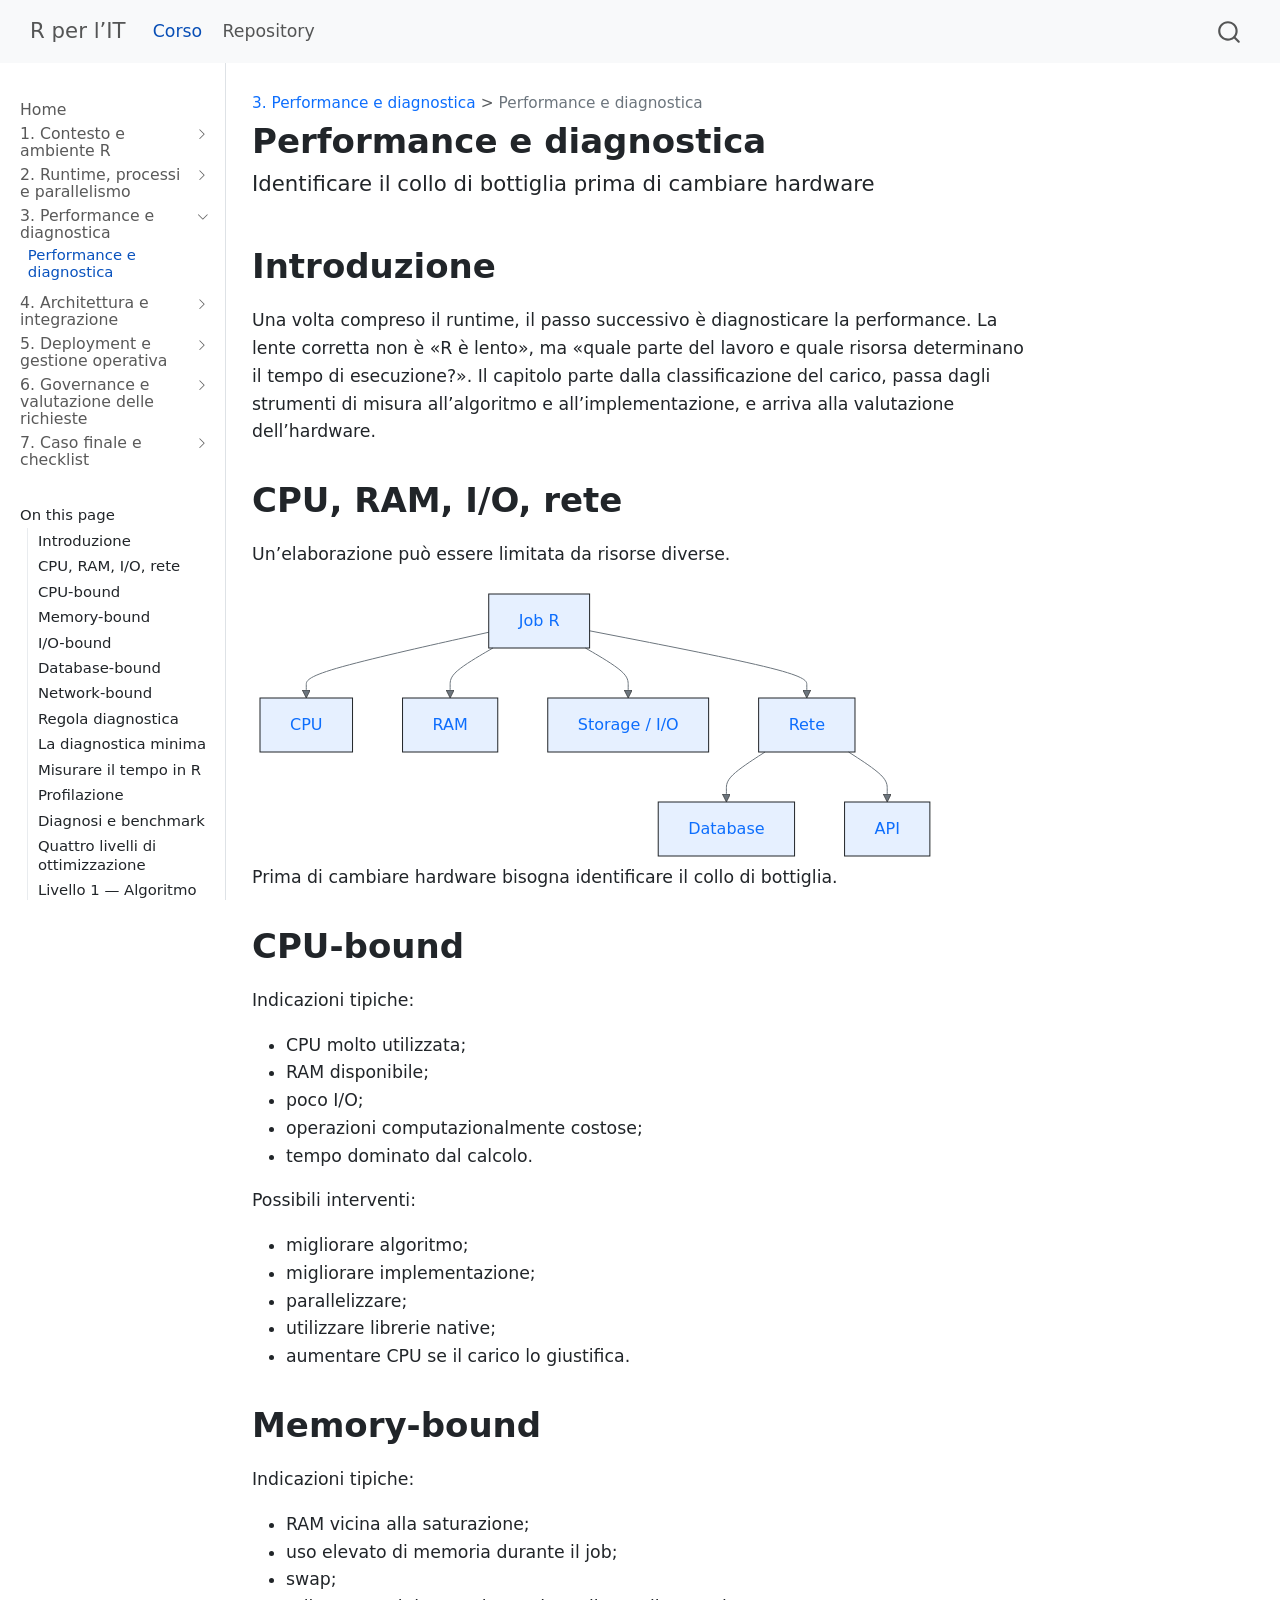
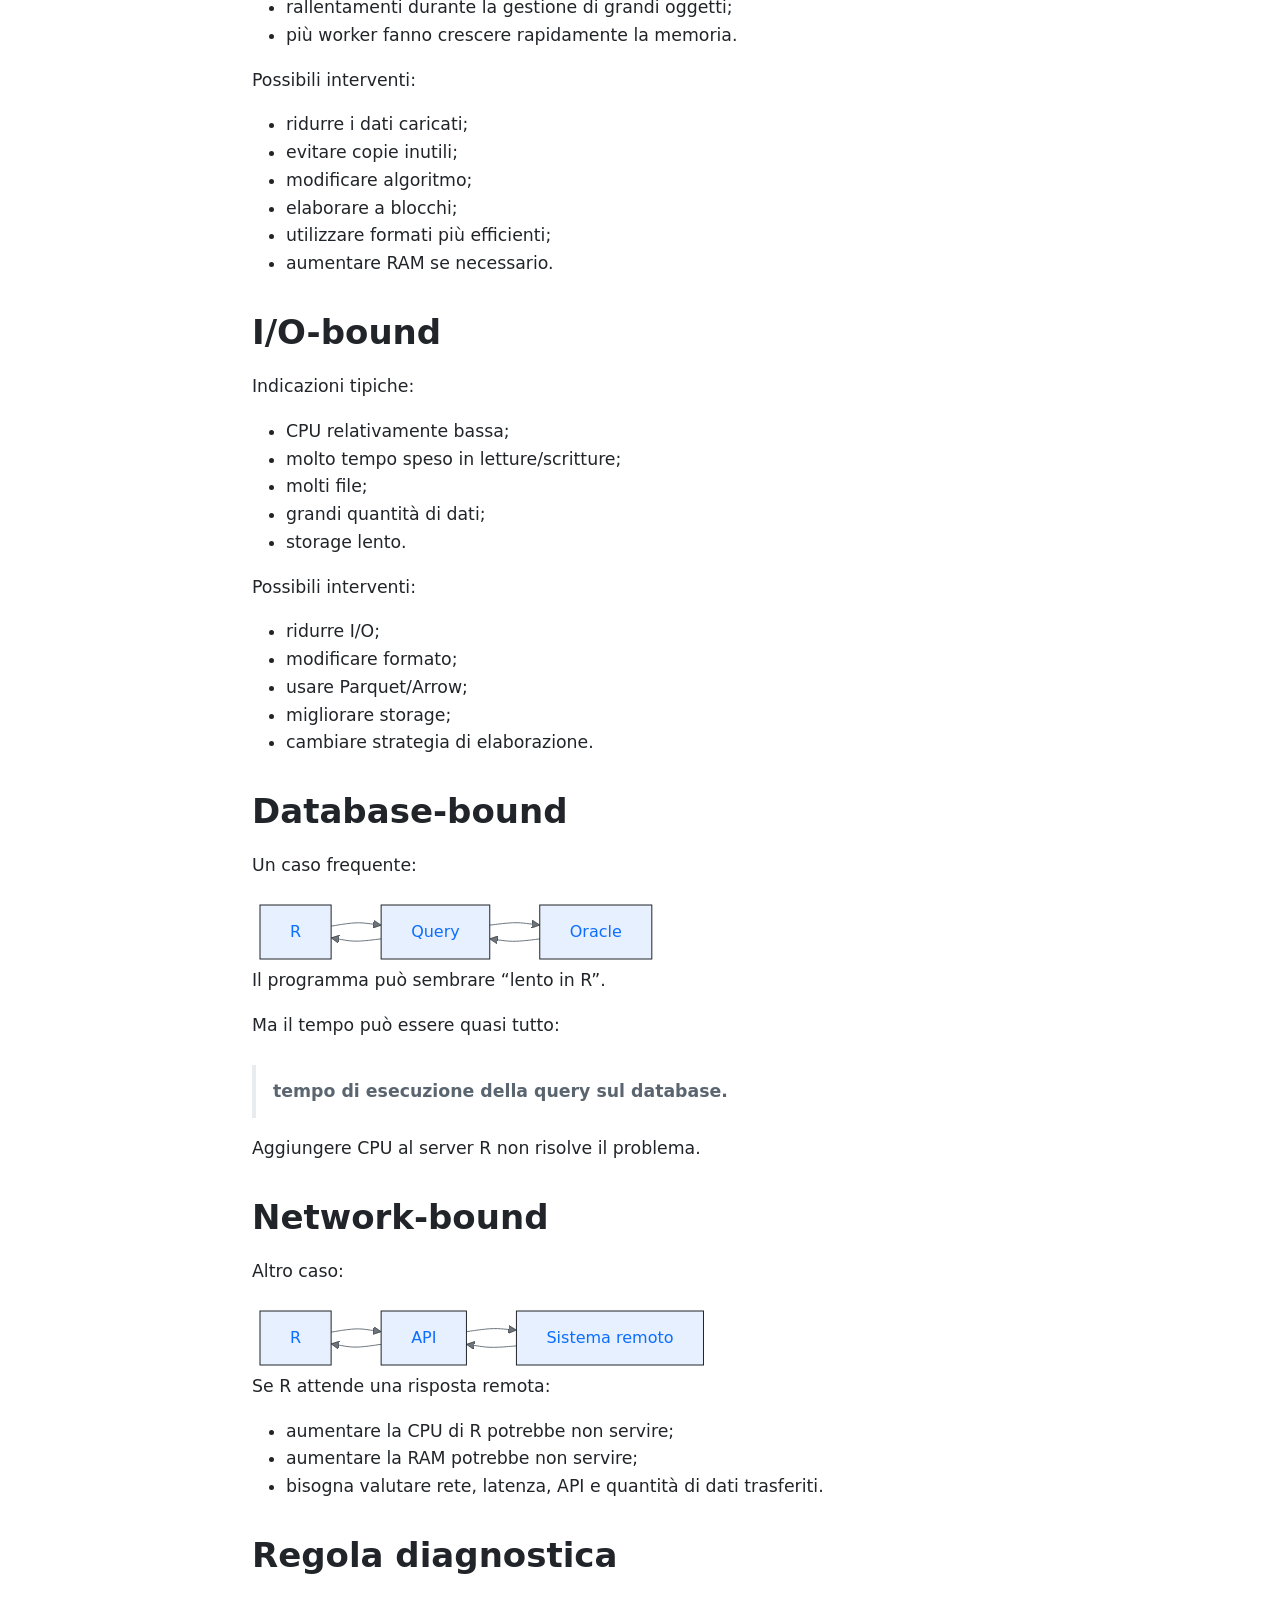
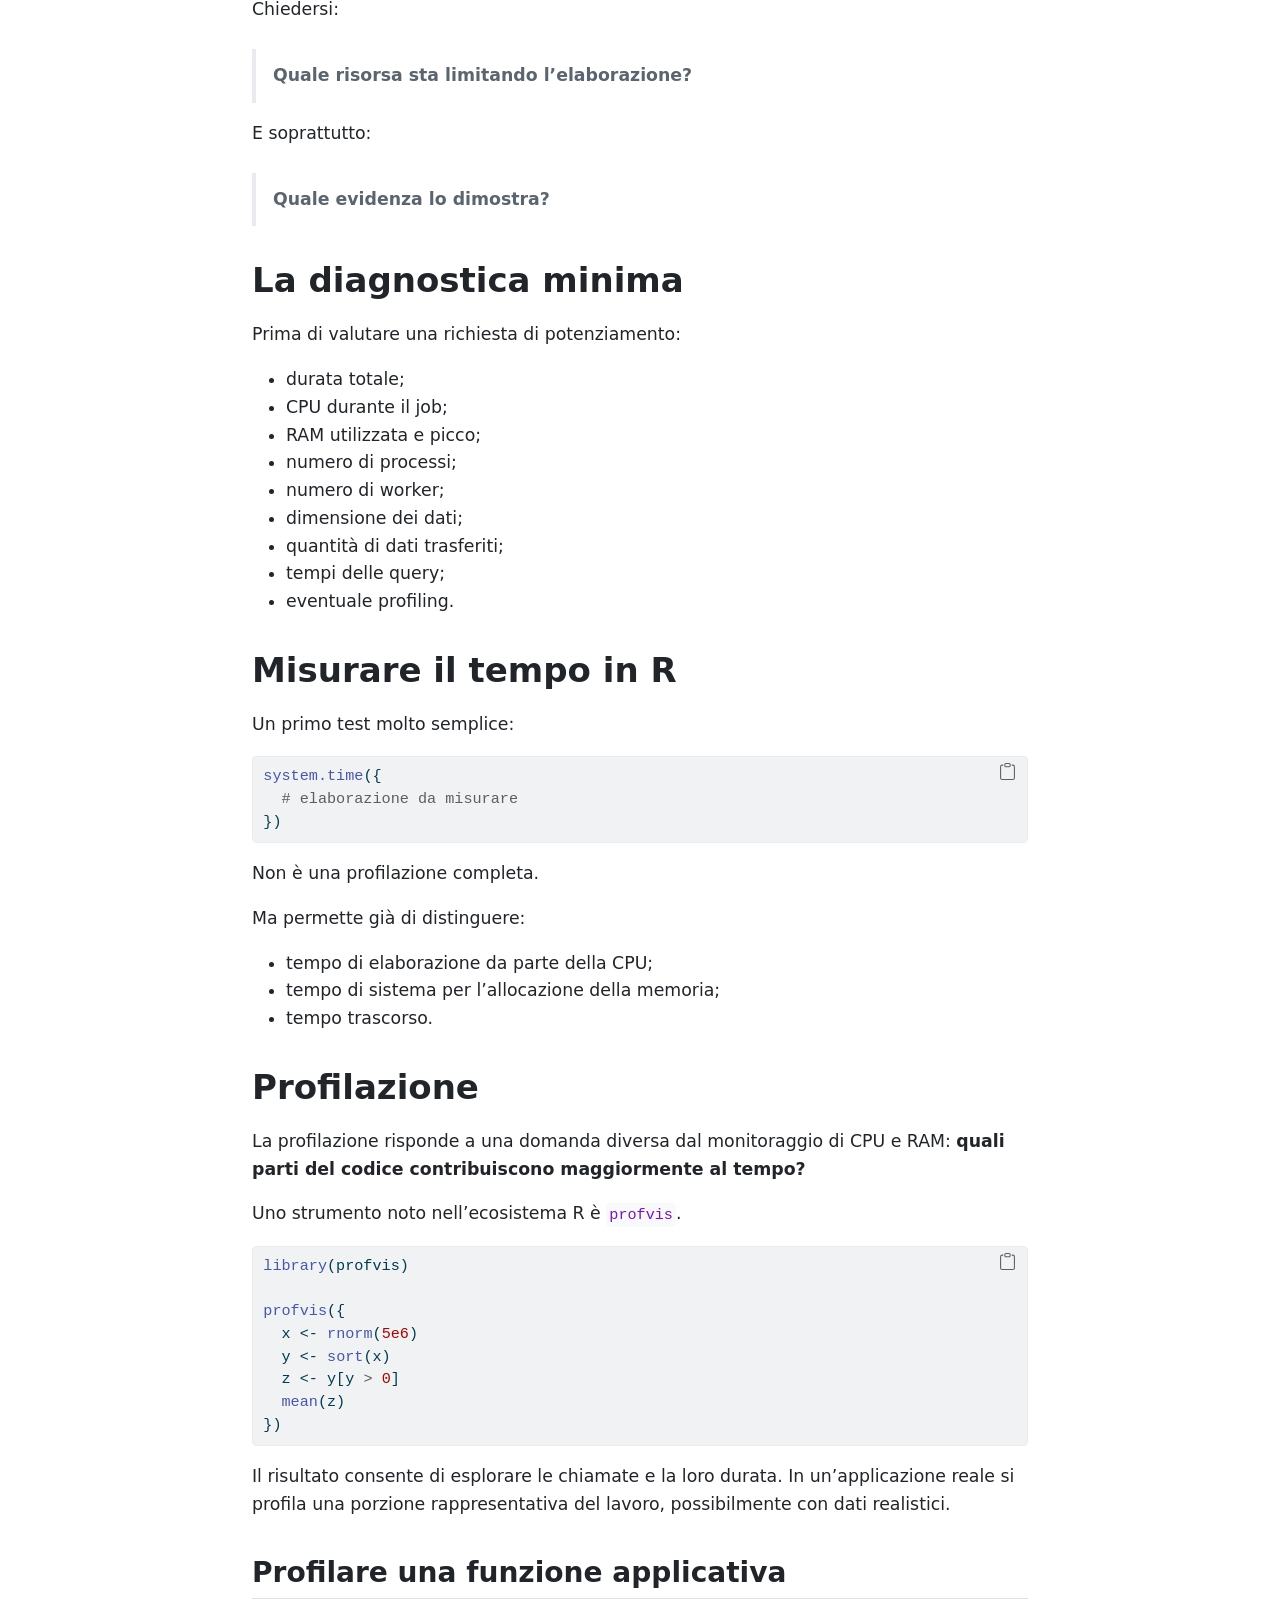
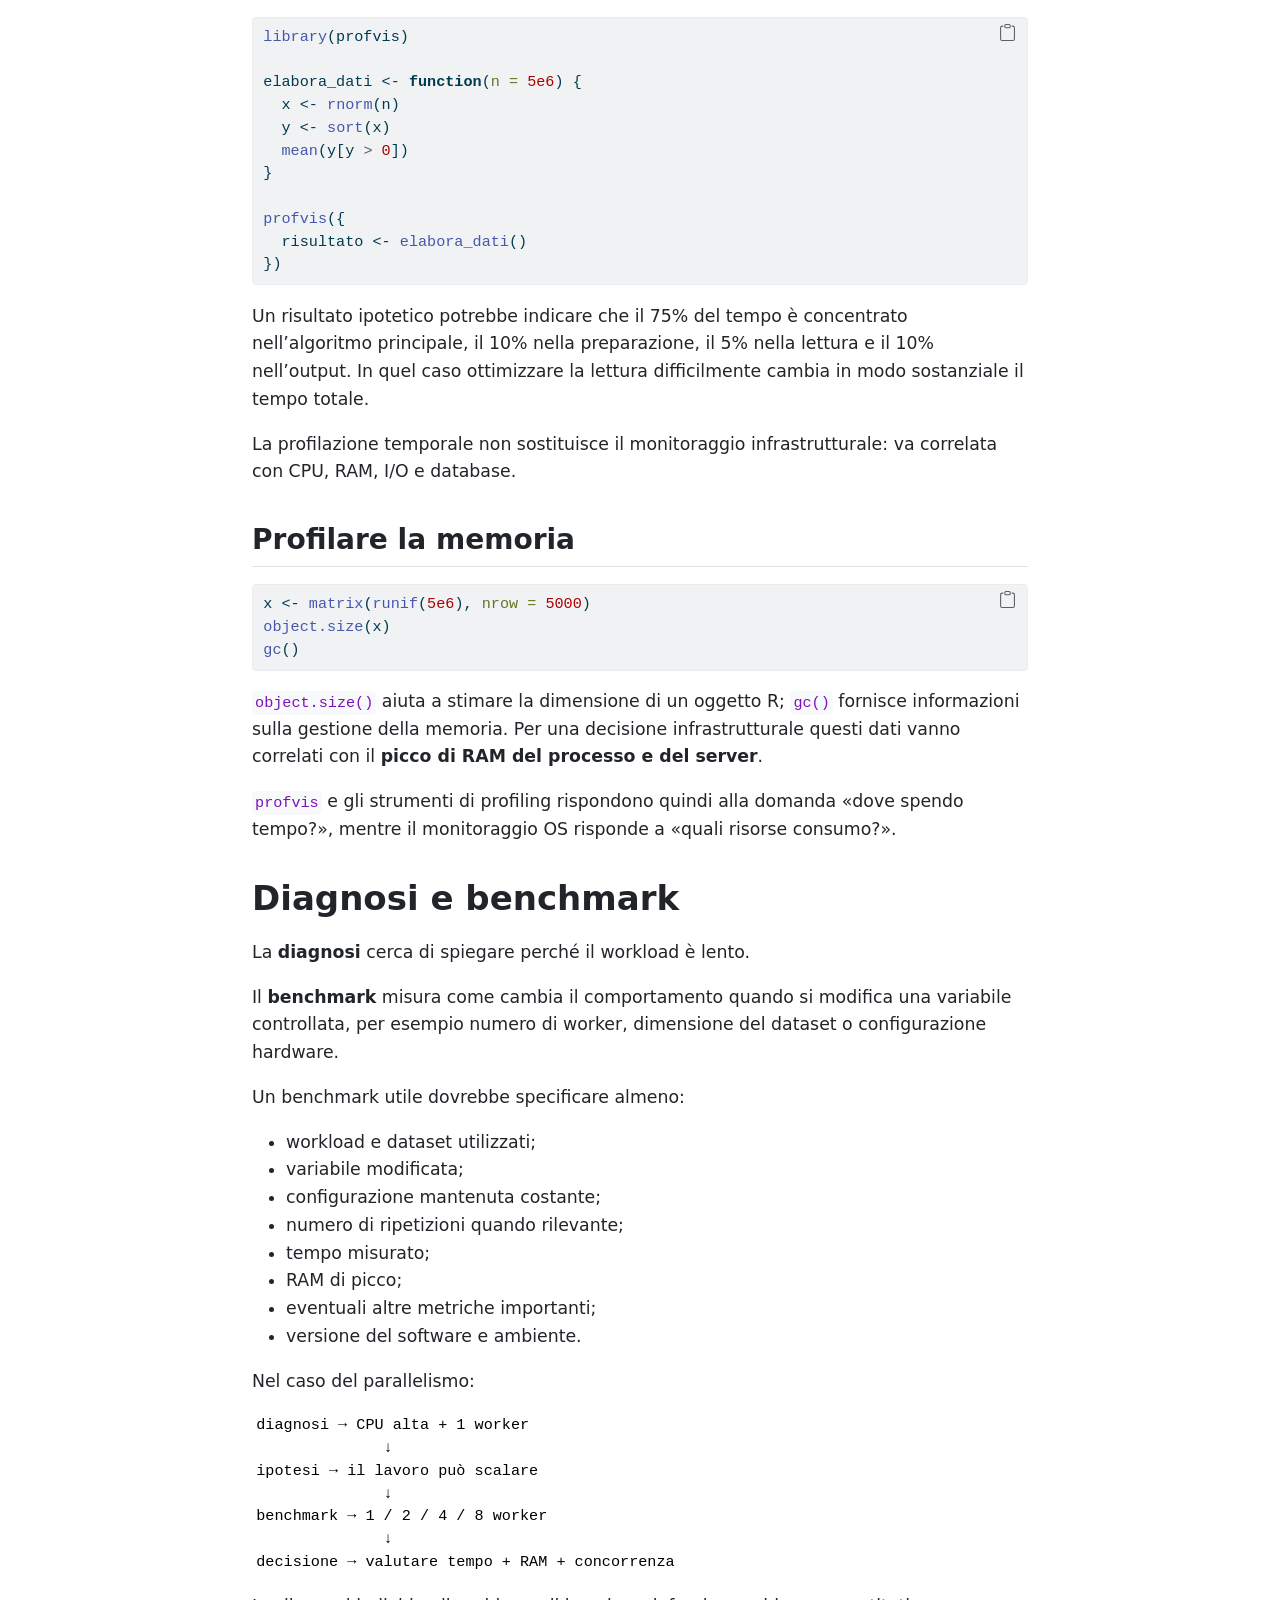
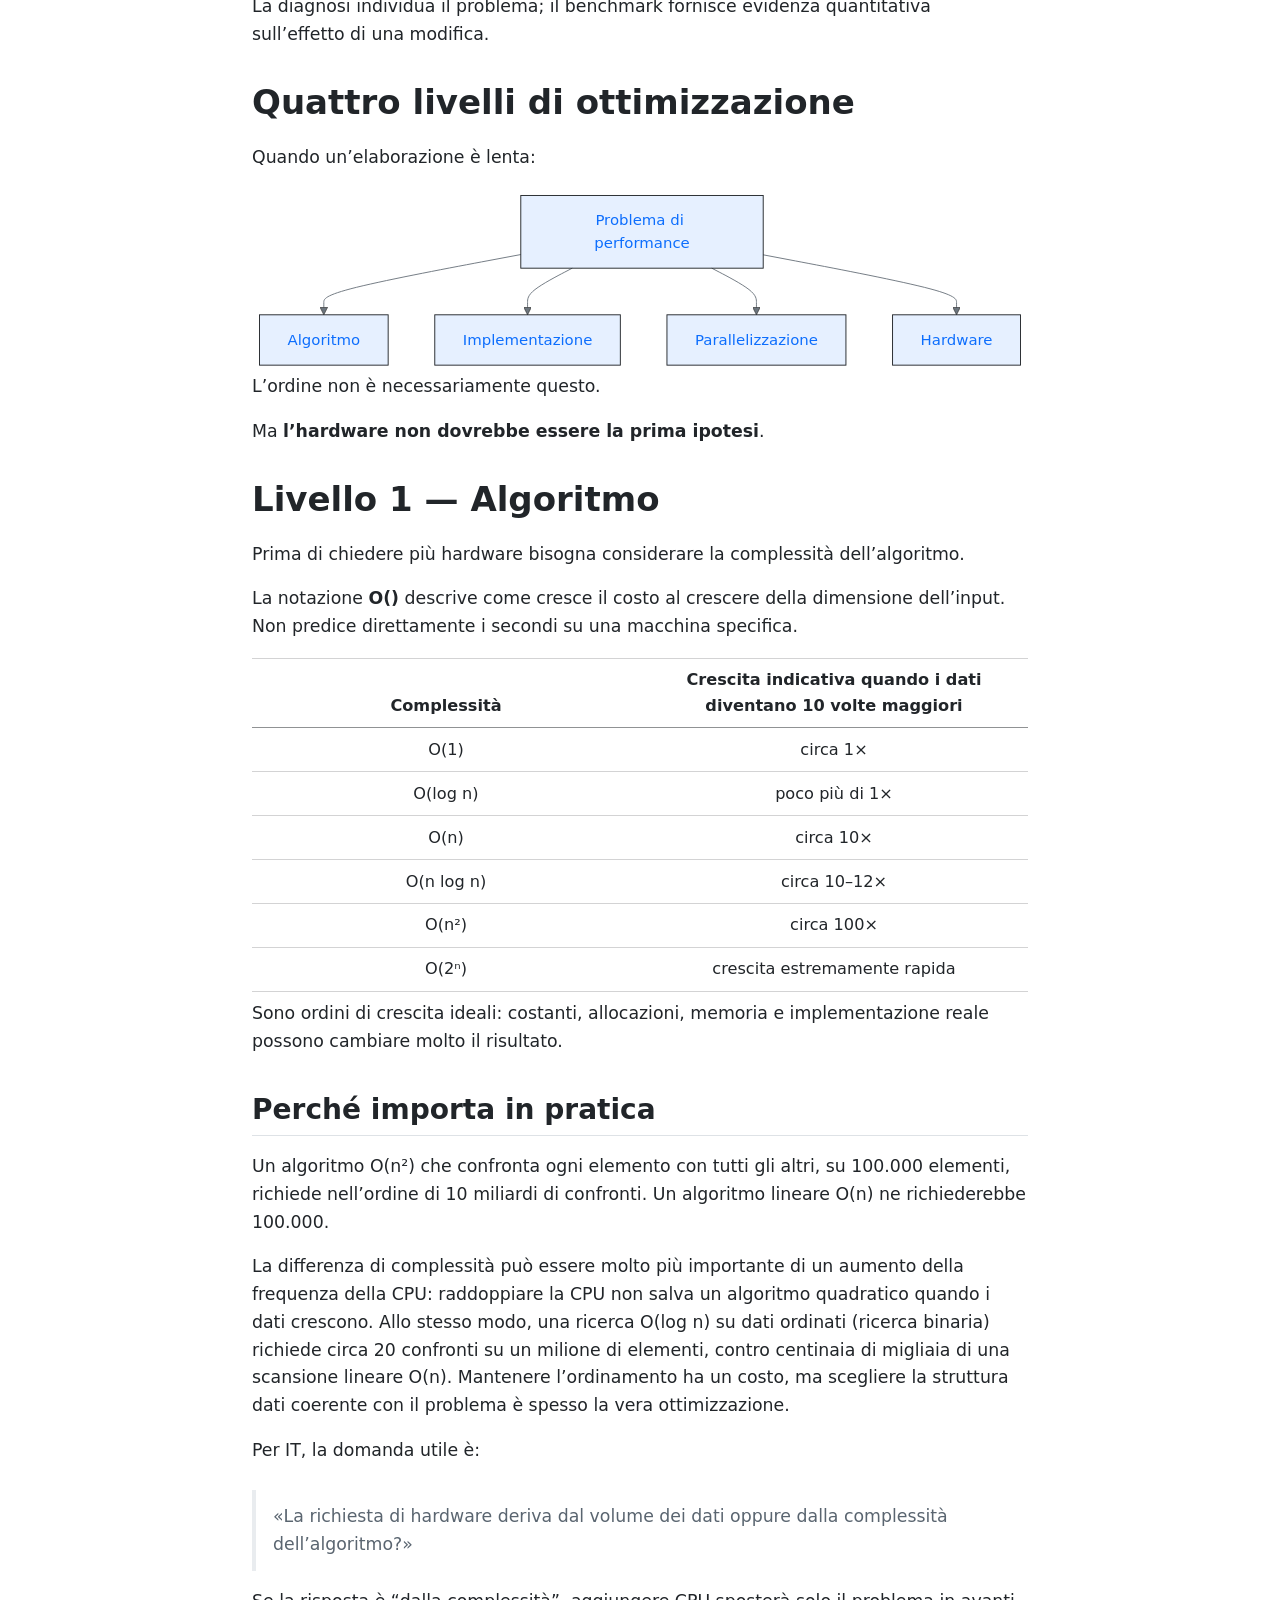
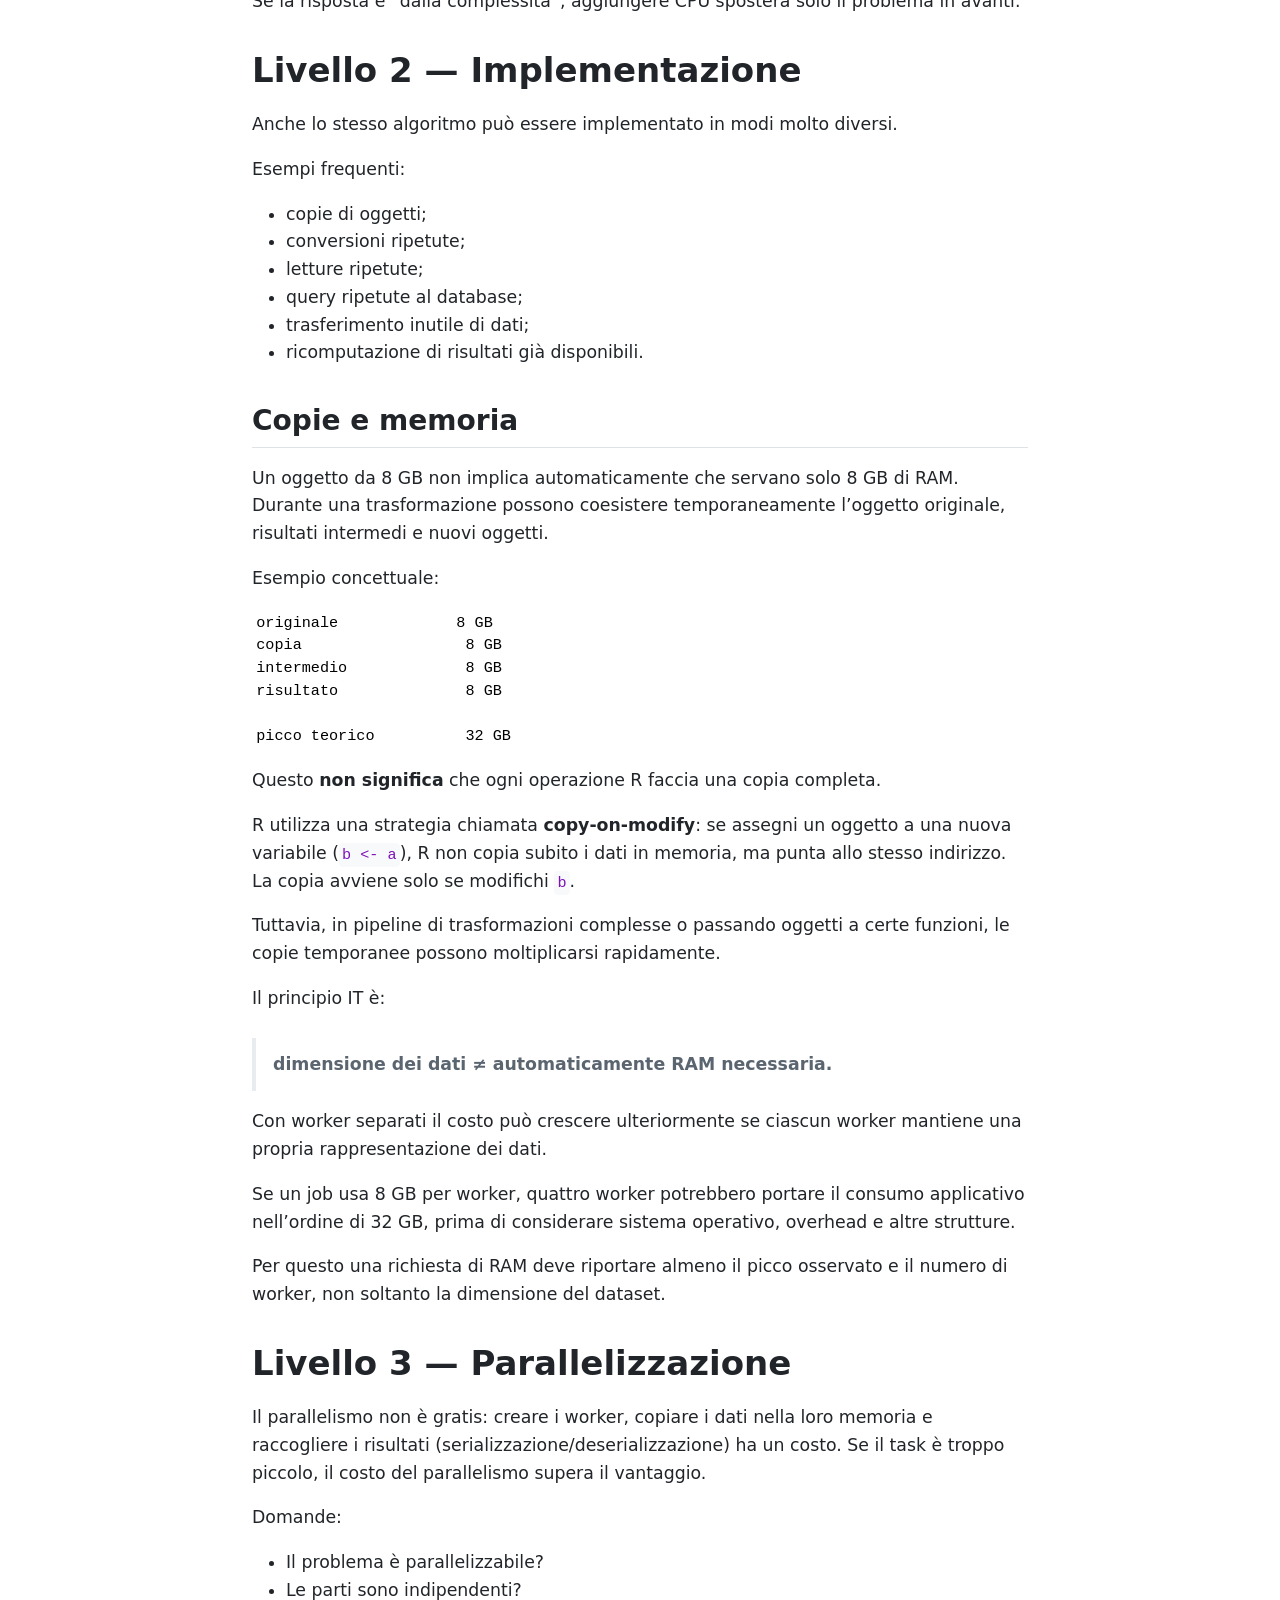
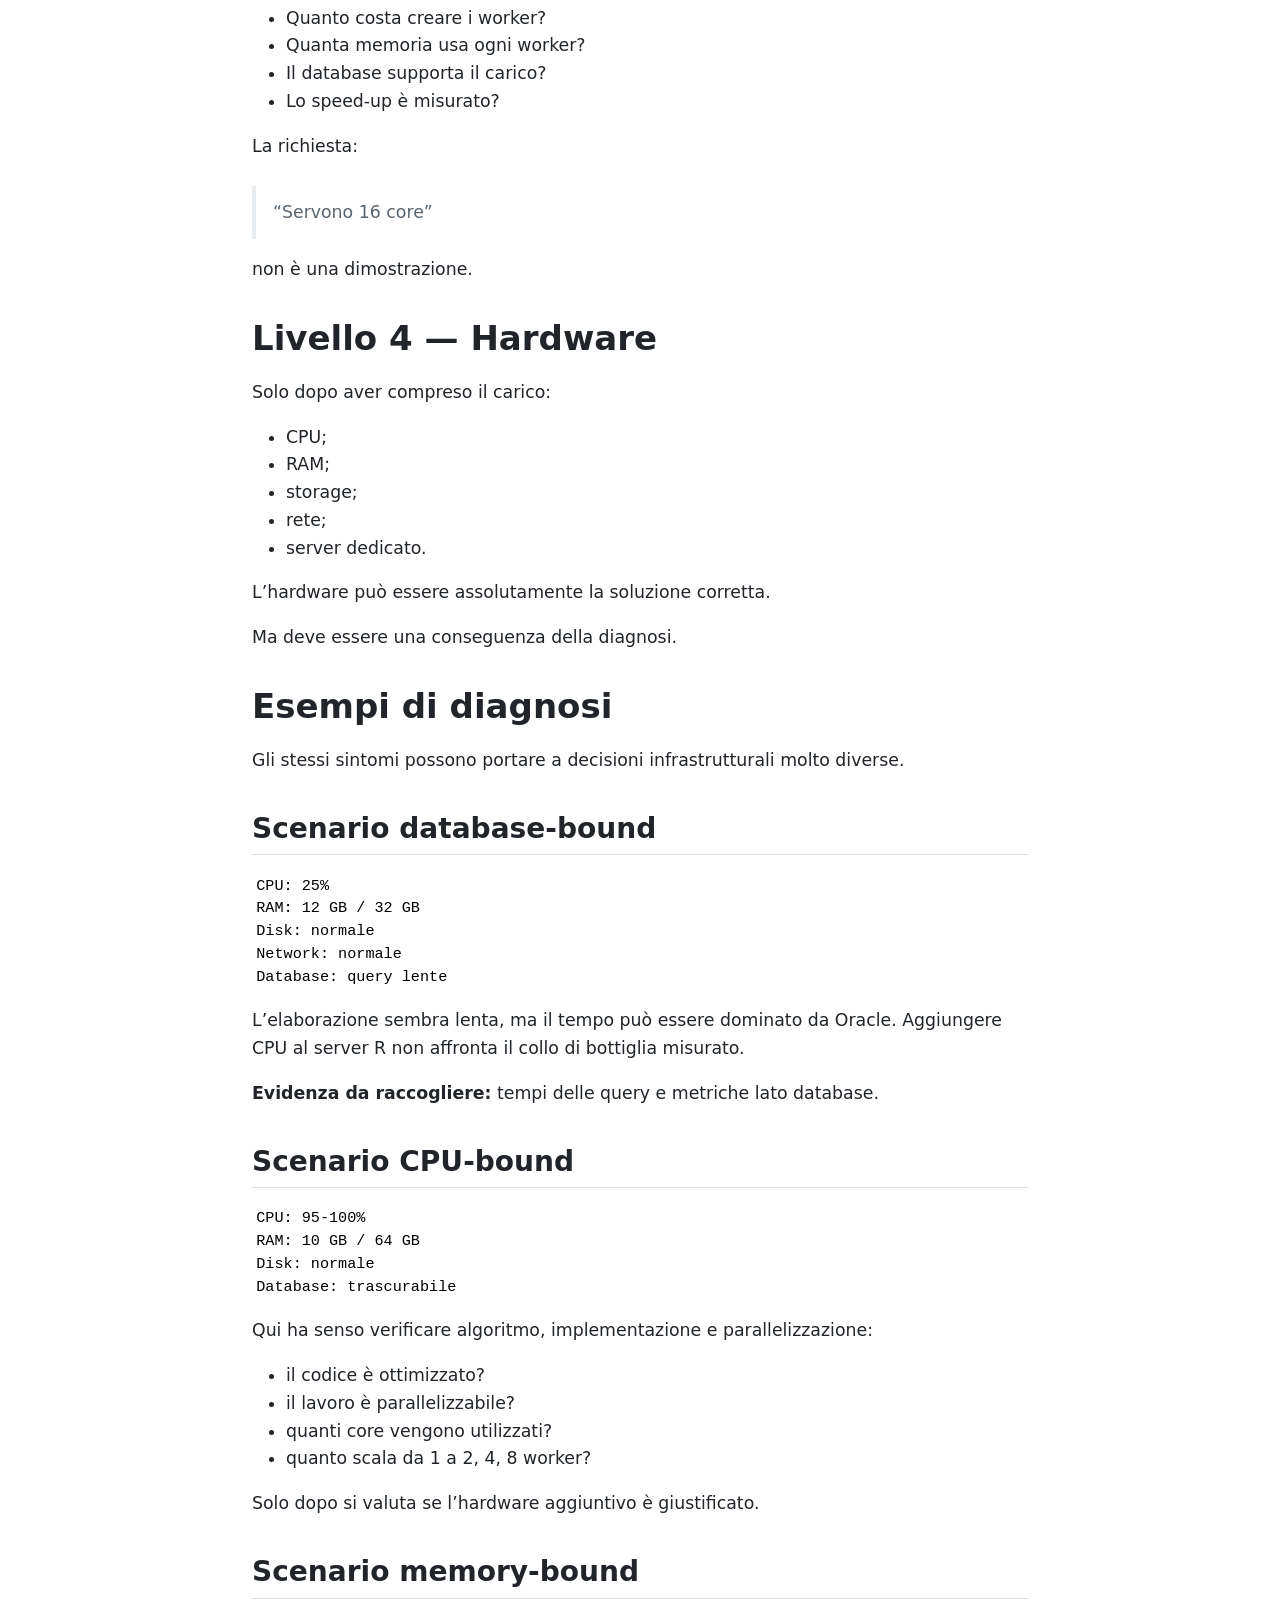
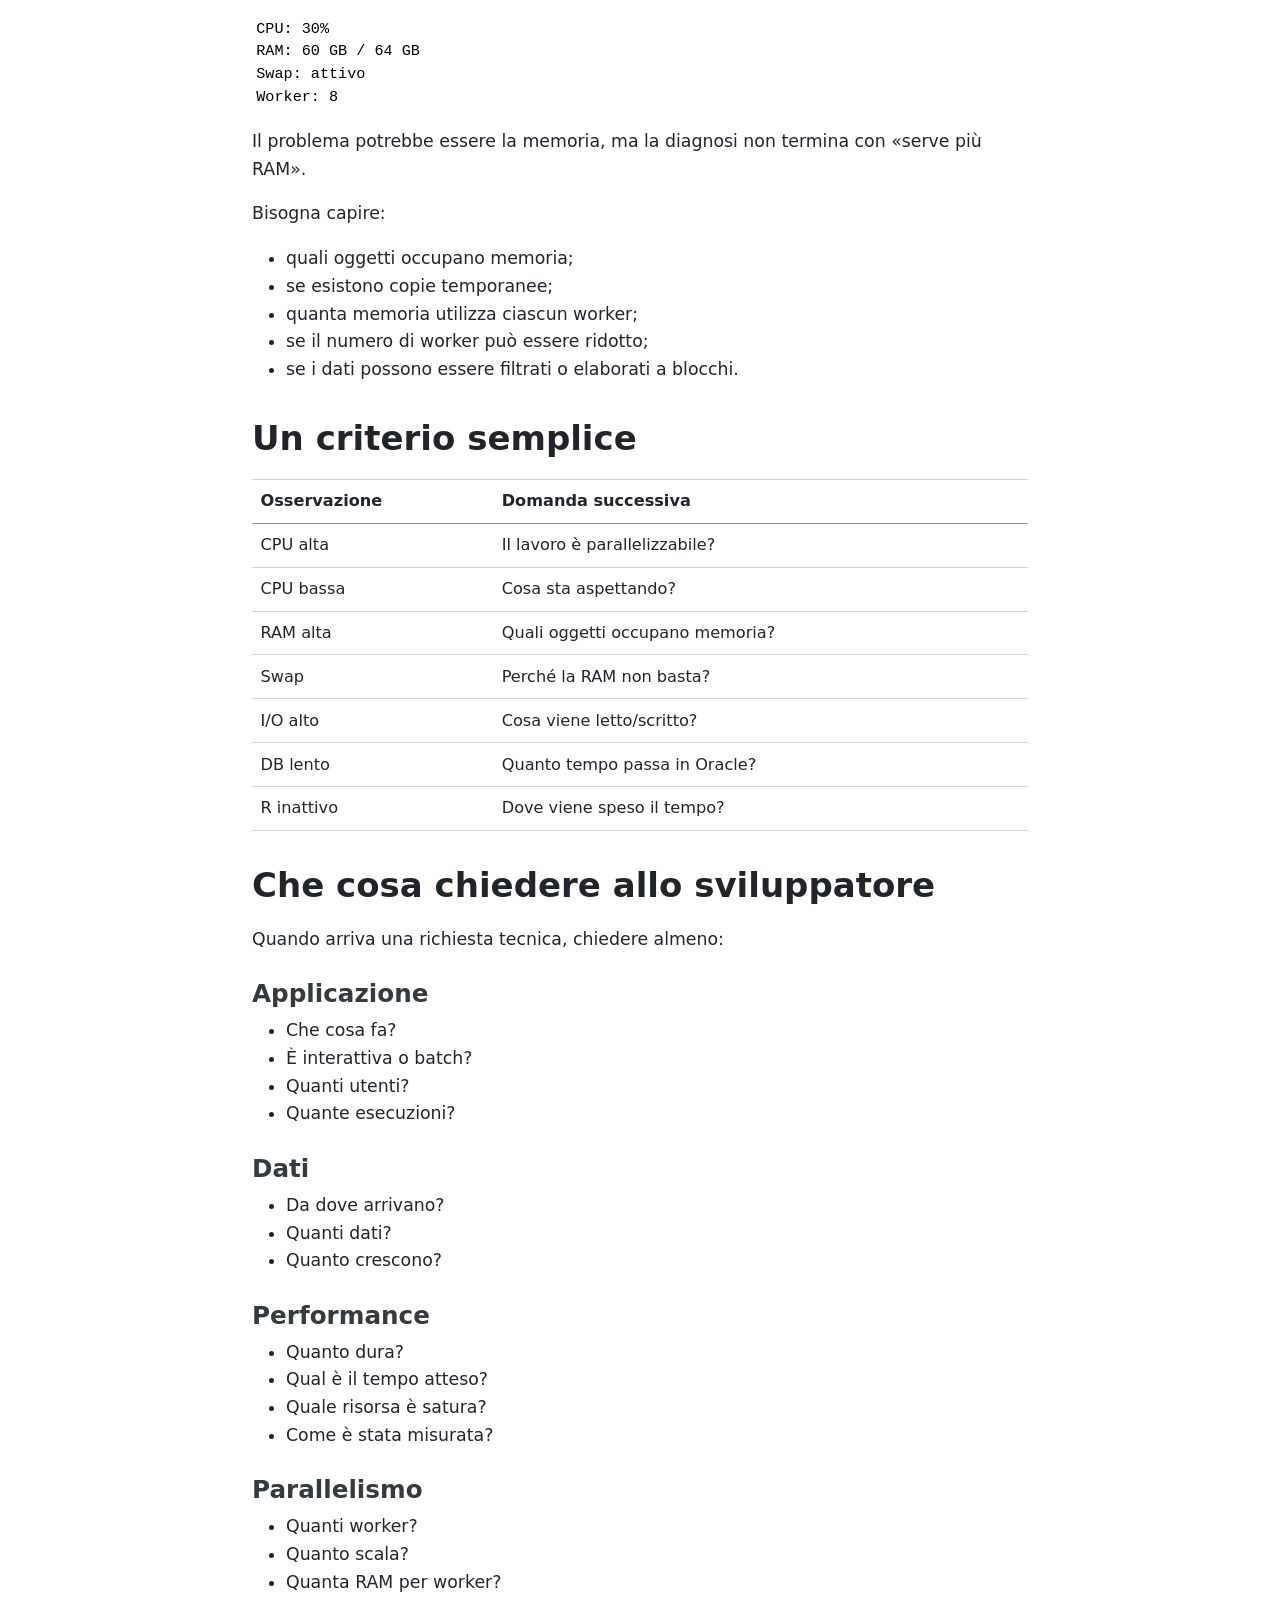
<file: 03-performance.html>
<!DOCTYPE html>
<html xmlns="http://www.w3.org/1999/xhtml" lang="en" xml:lang="en"><head>

<meta charset="utf-8">
<meta name="generator" content="quarto-1.6.37">

<meta name="viewport" content="width=device-width, initial-scale=1.0, user-scalable=yes">


<title>Performance e diagnostica – R per l’IT</title>
<style>
code{white-space: pre-wrap;}
span.smallcaps{font-variant: small-caps;}
div.columns{display: flex; gap: min(4vw, 1.5em);}
div.column{flex: auto; overflow-x: auto;}
div.hanging-indent{margin-left: 1.5em; text-indent: -1.5em;}
ul.task-list{list-style: none;}
ul.task-list li input[type="checkbox"] {
  width: 0.8em;
  margin: 0 0.8em 0.2em -1em; /* quarto-specific, see https://github.com/quarto-dev/quarto-cli/issues/4556 */ 
  vertical-align: middle;
}
/* CSS for syntax highlighting */
pre > code.sourceCode { white-space: pre; position: relative; }
pre > code.sourceCode > span { line-height: 1.25; }
pre > code.sourceCode > span:empty { height: 1.2em; }
.sourceCode { overflow: visible; }
code.sourceCode > span { color: inherit; text-decoration: inherit; }
div.sourceCode { margin: 1em 0; }
pre.sourceCode { margin: 0; }
@media screen {
div.sourceCode { overflow: auto; }
}
@media print {
pre > code.sourceCode { white-space: pre-wrap; }
pre > code.sourceCode > span { display: inline-block; text-indent: -5em; padding-left: 5em; }
}
pre.numberSource code
  { counter-reset: source-line 0; }
pre.numberSource code > span
  { position: relative; left: -4em; counter-increment: source-line; }
pre.numberSource code > span > a:first-child::before
  { content: counter(source-line);
    position: relative; left: -1em; text-align: right; vertical-align: baseline;
    border: none; display: inline-block;
    -webkit-touch-callout: none; -webkit-user-select: none;
    -khtml-user-select: none; -moz-user-select: none;
    -ms-user-select: none; user-select: none;
    padding: 0 4px; width: 4em;
  }
pre.numberSource { margin-left: 3em;  padding-left: 4px; }
div.sourceCode
  {   }
@media screen {
pre > code.sourceCode > span > a:first-child::before { text-decoration: underline; }
}
</style>


<script src="site_libs/quarto-nav/quarto-nav.js"></script>
<script src="site_libs/quarto-nav/headroom.min.js"></script>
<script src="site_libs/clipboard/clipboard.min.js"></script>
<script src="site_libs/quarto-search/autocomplete.umd.js"></script>
<script src="site_libs/quarto-search/fuse.min.js"></script>
<script src="site_libs/quarto-search/quarto-search.js"></script>
<meta name="quarto:offset" content="./">
<script src="site_libs/quarto-html/quarto.js"></script>
<script src="site_libs/quarto-html/popper.min.js"></script>
<script src="site_libs/quarto-html/tippy.umd.min.js"></script>
<script src="site_libs/quarto-html/anchor.min.js"></script>
<link href="site_libs/quarto-html/tippy.css" rel="stylesheet">
<link href="site_libs/quarto-html/quarto-syntax-highlighting-29e2c20b02301cfff04dc8050bf30c7e.css" rel="stylesheet" id="quarto-text-highlighting-styles">
<script src="site_libs/bootstrap/bootstrap.min.js"></script>
<link href="site_libs/bootstrap/bootstrap-icons.css" rel="stylesheet">
<link href="site_libs/bootstrap/bootstrap-346f7653faf71f503ba44a80ac96ac51.min.css" rel="stylesheet" append-hash="true" id="quarto-bootstrap" data-mode="light">
<script id="quarto-search-options" type="application/json">{
  "location": "navbar",
  "copy-button": false,
  "collapse-after": 3,
  "panel-placement": "end",
  "type": "overlay",
  "limit": 50,
  "keyboard-shortcut": [
    "f",
    "/",
    "s"
  ],
  "show-item-context": false,
  "language": {
    "search-no-results-text": "No results",
    "search-matching-documents-text": "matching documents",
    "search-copy-link-title": "Copy link to search",
    "search-hide-matches-text": "Hide additional matches",
    "search-more-match-text": "more match in this document",
    "search-more-matches-text": "more matches in this document",
    "search-clear-button-title": "Clear",
    "search-text-placeholder": "",
    "search-detached-cancel-button-title": "Cancel",
    "search-submit-button-title": "Submit",
    "search-label": "Search"
  }
}</script>
<style>html{ scroll-behavior: smooth; }</style>
<script src="site_libs/quarto-diagram/mermaid.min.js"></script>
<script src="site_libs/quarto-diagram/mermaid-init.js"></script>
<link href="site_libs/quarto-diagram/mermaid.css" rel="stylesheet">


<link rel="stylesheet" href="styles.css">
</head>

<body class="nav-sidebar docked nav-fixed">

<div id="quarto-search-results"></div>
  <header id="quarto-header" class="headroom fixed-top">
    <nav class="navbar navbar-expand-lg " data-bs-theme="dark">
      <div class="navbar-container container-fluid">
      <div class="navbar-brand-container mx-auto">
    <a class="navbar-brand" href="./index.html">
    <span class="navbar-title">R per l’IT</span>
    </a>
  </div>
            <div id="quarto-search" class="" title="Search"></div>
          <button class="navbar-toggler" type="button" data-bs-toggle="collapse" data-bs-target="#navbarCollapse" aria-controls="navbarCollapse" role="menu" aria-expanded="false" aria-label="Toggle navigation" onclick="if (window.quartoToggleHeadroom) { window.quartoToggleHeadroom(); }">
  <span class="navbar-toggler-icon"></span>
</button>
          <div class="collapse navbar-collapse" id="navbarCollapse">
            <ul class="navbar-nav navbar-nav-scroll me-auto">
  <li class="nav-item">
    <a class="nav-link active" href="./index.html" aria-current="page"> 
<span class="menu-text">Corso</span></a>
  </li>  
  <li class="nav-item">
    <a class="nav-link" href="https://github.com/andreabz/R_per_IT"> 
<span class="menu-text">Repository</span></a>
  </li>  
</ul>
          </div> <!-- /navcollapse -->
            <div class="quarto-navbar-tools">
</div>
      </div> <!-- /container-fluid -->
    </nav>
  <nav class="quarto-secondary-nav">
    <div class="container-fluid d-flex">
      <button type="button" class="quarto-btn-toggle btn" data-bs-toggle="collapse" role="button" data-bs-target=".quarto-sidebar-collapse-item" aria-controls="quarto-sidebar" aria-expanded="false" aria-label="Toggle sidebar navigation" onclick="if (window.quartoToggleHeadroom) { window.quartoToggleHeadroom(); }">
        <i class="bi bi-layout-text-sidebar-reverse"></i>
      </button>
        <nav class="quarto-page-breadcrumbs" aria-label="breadcrumb"><ol class="breadcrumb"><li class="breadcrumb-item"><a href="./03-performance.html">3. Performance e diagnostica</a></li><li class="breadcrumb-item"><a href="./03-performance.html">Performance e diagnostica</a></li></ol></nav>
        <a class="flex-grow-1" role="navigation" data-bs-toggle="collapse" data-bs-target=".quarto-sidebar-collapse-item" aria-controls="quarto-sidebar" aria-expanded="false" aria-label="Toggle sidebar navigation" onclick="if (window.quartoToggleHeadroom) { window.quartoToggleHeadroom(); }">      
        </a>
    </div>
  </nav>
</header>
<!-- content -->
<div id="quarto-content" class="quarto-container page-columns page-rows-contents page-layout-article page-navbar">
<!-- sidebar -->
  <nav id="quarto-sidebar" class="sidebar collapse collapse-horizontal quarto-sidebar-collapse-item sidebar-navigation docked overflow-auto">
    <div class="sidebar-menu-container"> 
    <ul class="list-unstyled mt-1">
        <li class="sidebar-item">
  <div class="sidebar-item-container"> 
  <a href="./index.html" class="sidebar-item-text sidebar-link">
 <span class="menu-text">Home</span></a>
  </div>
</li>
        <li class="sidebar-item sidebar-item-section">
      <div class="sidebar-item-container"> 
            <a class="sidebar-item-text sidebar-link text-start collapsed" data-bs-toggle="collapse" data-bs-target="#quarto-sidebar-section-1" role="navigation" aria-expanded="false">
 <span class="menu-text">1. Contesto e ambiente R</span></a>
          <a class="sidebar-item-toggle text-start collapsed" data-bs-toggle="collapse" data-bs-target="#quarto-sidebar-section-1" role="navigation" aria-expanded="false" aria-label="Toggle section">
            <i class="bi bi-chevron-right ms-2"></i>
          </a> 
      </div>
      <ul id="quarto-sidebar-section-1" class="collapse list-unstyled sidebar-section depth1 ">  
          <li class="sidebar-item">
  <div class="sidebar-item-container"> 
  <a href="./01-contesto.html" class="sidebar-item-text sidebar-link">
 <span class="menu-text">Contesto e ambiente R</span></a>
  </div>
</li>
      </ul>
  </li>
        <li class="sidebar-item sidebar-item-section">
      <div class="sidebar-item-container"> 
            <a class="sidebar-item-text sidebar-link text-start collapsed" data-bs-toggle="collapse" data-bs-target="#quarto-sidebar-section-2" role="navigation" aria-expanded="false">
 <span class="menu-text">2. Runtime, processi e parallelismo</span></a>
          <a class="sidebar-item-toggle text-start collapsed" data-bs-toggle="collapse" data-bs-target="#quarto-sidebar-section-2" role="navigation" aria-expanded="false" aria-label="Toggle section">
            <i class="bi bi-chevron-right ms-2"></i>
          </a> 
      </div>
      <ul id="quarto-sidebar-section-2" class="collapse list-unstyled sidebar-section depth1 ">  
          <li class="sidebar-item">
  <div class="sidebar-item-container"> 
  <a href="./02-runtime.html" class="sidebar-item-text sidebar-link">
 <span class="menu-text">Runtime, processi e parallelismo</span></a>
  </div>
</li>
      </ul>
  </li>
        <li class="sidebar-item sidebar-item-section">
      <div class="sidebar-item-container"> 
            <a class="sidebar-item-text sidebar-link text-start" data-bs-toggle="collapse" data-bs-target="#quarto-sidebar-section-3" role="navigation" aria-expanded="true">
 <span class="menu-text">3. Performance e diagnostica</span></a>
          <a class="sidebar-item-toggle text-start" data-bs-toggle="collapse" data-bs-target="#quarto-sidebar-section-3" role="navigation" aria-expanded="true" aria-label="Toggle section">
            <i class="bi bi-chevron-right ms-2"></i>
          </a> 
      </div>
      <ul id="quarto-sidebar-section-3" class="collapse list-unstyled sidebar-section depth1 show">  
          <li class="sidebar-item">
  <div class="sidebar-item-container"> 
  <a href="./03-performance.html" class="sidebar-item-text sidebar-link active">
 <span class="menu-text">Performance e diagnostica</span></a>
  </div>
</li>
      </ul>
  </li>
        <li class="sidebar-item sidebar-item-section">
      <div class="sidebar-item-container"> 
            <a class="sidebar-item-text sidebar-link text-start collapsed" data-bs-toggle="collapse" data-bs-target="#quarto-sidebar-section-4" role="navigation" aria-expanded="false">
 <span class="menu-text">4. Architettura e integrazione</span></a>
          <a class="sidebar-item-toggle text-start collapsed" data-bs-toggle="collapse" data-bs-target="#quarto-sidebar-section-4" role="navigation" aria-expanded="false" aria-label="Toggle section">
            <i class="bi bi-chevron-right ms-2"></i>
          </a> 
      </div>
      <ul id="quarto-sidebar-section-4" class="collapse list-unstyled sidebar-section depth1 ">  
          <li class="sidebar-item">
  <div class="sidebar-item-container"> 
  <a href="./04-architettura.html" class="sidebar-item-text sidebar-link">
 <span class="menu-text">Architettura e integrazione</span></a>
  </div>
</li>
      </ul>
  </li>
        <li class="sidebar-item sidebar-item-section">
      <div class="sidebar-item-container"> 
            <a class="sidebar-item-text sidebar-link text-start collapsed" data-bs-toggle="collapse" data-bs-target="#quarto-sidebar-section-5" role="navigation" aria-expanded="false">
 <span class="menu-text">5. Deployment e gestione operativa</span></a>
          <a class="sidebar-item-toggle text-start collapsed" data-bs-toggle="collapse" data-bs-target="#quarto-sidebar-section-5" role="navigation" aria-expanded="false" aria-label="Toggle section">
            <i class="bi bi-chevron-right ms-2"></i>
          </a> 
      </div>
      <ul id="quarto-sidebar-section-5" class="collapse list-unstyled sidebar-section depth1 ">  
          <li class="sidebar-item">
  <div class="sidebar-item-container"> 
  <a href="./05-deployment.html" class="sidebar-item-text sidebar-link">
 <span class="menu-text">Deployment e gestione operativa</span></a>
  </div>
</li>
      </ul>
  </li>
        <li class="sidebar-item sidebar-item-section">
      <div class="sidebar-item-container"> 
            <a class="sidebar-item-text sidebar-link text-start collapsed" data-bs-toggle="collapse" data-bs-target="#quarto-sidebar-section-6" role="navigation" aria-expanded="false">
 <span class="menu-text">6. Governance e valutazione delle richieste</span></a>
          <a class="sidebar-item-toggle text-start collapsed" data-bs-toggle="collapse" data-bs-target="#quarto-sidebar-section-6" role="navigation" aria-expanded="false" aria-label="Toggle section">
            <i class="bi bi-chevron-right ms-2"></i>
          </a> 
      </div>
      <ul id="quarto-sidebar-section-6" class="collapse list-unstyled sidebar-section depth1 ">  
          <li class="sidebar-item">
  <div class="sidebar-item-container"> 
  <a href="./06-governance.html" class="sidebar-item-text sidebar-link">
 <span class="menu-text">Governance e valutazione delle richieste</span></a>
  </div>
</li>
      </ul>
  </li>
        <li class="sidebar-item sidebar-item-section">
      <div class="sidebar-item-container"> 
            <a class="sidebar-item-text sidebar-link text-start collapsed" data-bs-toggle="collapse" data-bs-target="#quarto-sidebar-section-7" role="navigation" aria-expanded="false">
 <span class="menu-text">7. Caso finale e checklist</span></a>
          <a class="sidebar-item-toggle text-start collapsed" data-bs-toggle="collapse" data-bs-target="#quarto-sidebar-section-7" role="navigation" aria-expanded="false" aria-label="Toggle section">
            <i class="bi bi-chevron-right ms-2"></i>
          </a> 
      </div>
      <ul id="quarto-sidebar-section-7" class="collapse list-unstyled sidebar-section depth1 ">  
          <li class="sidebar-item">
  <div class="sidebar-item-container"> 
  <a href="./07-caso-finale.html" class="sidebar-item-text sidebar-link">
 <span class="menu-text">Caso finale e checklist</span></a>
  </div>
</li>
      </ul>
  </li>
    </ul>
    </div>
    <nav id="TOC" role="doc-toc" class="toc-active">
    <h2 id="toc-title">On this page</h2>
   
  <ul class="collapse">
  <li><a href="#introduzione" id="toc-introduzione" class="nav-link active" data-scroll-target="#introduzione">Introduzione</a></li>
  <li><a href="#cpu-ram-io-rete" id="toc-cpu-ram-io-rete" class="nav-link" data-scroll-target="#cpu-ram-io-rete">CPU, RAM, I/O, rete</a></li>
  <li><a href="#cpu-bound" id="toc-cpu-bound" class="nav-link" data-scroll-target="#cpu-bound">CPU-bound</a></li>
  <li><a href="#memory-bound" id="toc-memory-bound" class="nav-link" data-scroll-target="#memory-bound">Memory-bound</a></li>
  <li><a href="#io-bound" id="toc-io-bound" class="nav-link" data-scroll-target="#io-bound">I/O-bound</a></li>
  <li><a href="#database-bound" id="toc-database-bound" class="nav-link" data-scroll-target="#database-bound">Database-bound</a></li>
  <li><a href="#network-bound" id="toc-network-bound" class="nav-link" data-scroll-target="#network-bound">Network-bound</a></li>
  <li><a href="#regola-diagnostica" id="toc-regola-diagnostica" class="nav-link" data-scroll-target="#regola-diagnostica">Regola diagnostica</a></li>
  <li><a href="#la-diagnostica-minima" id="toc-la-diagnostica-minima" class="nav-link" data-scroll-target="#la-diagnostica-minima">La diagnostica minima</a></li>
  <li><a href="#misurare-il-tempo-in-r" id="toc-misurare-il-tempo-in-r" class="nav-link" data-scroll-target="#misurare-il-tempo-in-r">Misurare il tempo in R</a></li>
  <li><a href="#profilazione" id="toc-profilazione" class="nav-link" data-scroll-target="#profilazione">Profilazione</a>
  <ul class="collapse">
  <li><a href="#profilare-una-funzione-applicativa" id="toc-profilare-una-funzione-applicativa" class="nav-link" data-scroll-target="#profilare-una-funzione-applicativa">Profilare una funzione applicativa</a></li>
  <li><a href="#profilare-la-memoria" id="toc-profilare-la-memoria" class="nav-link" data-scroll-target="#profilare-la-memoria">Profilare la memoria</a></li>
  </ul></li>
  <li><a href="#diagnosi-e-benchmark" id="toc-diagnosi-e-benchmark" class="nav-link" data-scroll-target="#diagnosi-e-benchmark">Diagnosi e benchmark</a></li>
  <li><a href="#quattro-livelli-di-ottimizzazione" id="toc-quattro-livelli-di-ottimizzazione" class="nav-link" data-scroll-target="#quattro-livelli-di-ottimizzazione">Quattro livelli di ottimizzazione</a></li>
  <li><a href="#livello-1-algoritmo" id="toc-livello-1-algoritmo" class="nav-link" data-scroll-target="#livello-1-algoritmo">Livello 1 — Algoritmo</a>
  <ul class="collapse">
  <li><a href="#perché-importa-in-pratica" id="toc-perché-importa-in-pratica" class="nav-link" data-scroll-target="#perché-importa-in-pratica">Perché importa in pratica</a></li>
  </ul></li>
  <li><a href="#livello-2-implementazione" id="toc-livello-2-implementazione" class="nav-link" data-scroll-target="#livello-2-implementazione">Livello 2 — Implementazione</a>
  <ul class="collapse">
  <li><a href="#copie-e-memoria" id="toc-copie-e-memoria" class="nav-link" data-scroll-target="#copie-e-memoria">Copie e memoria</a></li>
  </ul></li>
  <li><a href="#livello-3-parallelizzazione" id="toc-livello-3-parallelizzazione" class="nav-link" data-scroll-target="#livello-3-parallelizzazione">Livello 3 — Parallelizzazione</a></li>
  <li><a href="#livello-4-hardware" id="toc-livello-4-hardware" class="nav-link" data-scroll-target="#livello-4-hardware">Livello 4 — Hardware</a></li>
  <li><a href="#esempi-di-diagnosi" id="toc-esempi-di-diagnosi" class="nav-link" data-scroll-target="#esempi-di-diagnosi">Esempi di diagnosi</a>
  <ul class="collapse">
  <li><a href="#scenario-database-bound" id="toc-scenario-database-bound" class="nav-link" data-scroll-target="#scenario-database-bound">Scenario database-bound</a></li>
  <li><a href="#scenario-cpu-bound" id="toc-scenario-cpu-bound" class="nav-link" data-scroll-target="#scenario-cpu-bound">Scenario CPU-bound</a></li>
  <li><a href="#scenario-memory-bound" id="toc-scenario-memory-bound" class="nav-link" data-scroll-target="#scenario-memory-bound">Scenario memory-bound</a></li>
  </ul></li>
  <li><a href="#un-criterio-semplice" id="toc-un-criterio-semplice" class="nav-link" data-scroll-target="#un-criterio-semplice">Un criterio semplice</a></li>
  <li><a href="#che-cosa-chiedere-allo-sviluppatore" id="toc-che-cosa-chiedere-allo-sviluppatore" class="nav-link" data-scroll-target="#che-cosa-chiedere-allo-sviluppatore">Che cosa chiedere allo sviluppatore</a></li>
  </ul>
</nav>
</nav>
<div id="quarto-sidebar-glass" class="quarto-sidebar-collapse-item" data-bs-toggle="collapse" data-bs-target=".quarto-sidebar-collapse-item"></div>
<!-- margin-sidebar -->
    <div id="quarto-margin-sidebar" class="sidebar margin-sidebar zindex-bottom">
    </div>
<!-- main -->
<main class="content" id="quarto-document-content">

<header id="title-block-header" class="quarto-title-block default"><nav class="quarto-page-breadcrumbs quarto-title-breadcrumbs d-none d-lg-block" aria-label="breadcrumb"><ol class="breadcrumb"><li class="breadcrumb-item"><a href="./03-performance.html">3. Performance e diagnostica</a></li><li class="breadcrumb-item"><a href="./03-performance.html">Performance e diagnostica</a></li></ol></nav>
<div class="quarto-title">
<h1 class="title">Performance e diagnostica</h1>
<p class="subtitle lead">Identificare il collo di bottiglia prima di cambiare hardware</p>
</div>



<div class="quarto-title-meta">

    
  
    
  </div>
  


</header>


<section id="introduzione" class="level1">
<h1>Introduzione</h1>
<p>Una volta compreso il runtime, il passo successivo è diagnosticare la performance. La lente corretta non è «R è lento», ma «quale parte del lavoro e quale risorsa determinano il tempo di esecuzione?». Il capitolo parte dalla classificazione del carico, passa dagli strumenti di misura all’algoritmo e all’implementazione, e arriva alla valutazione dell’hardware.</p>
</section>
<section id="cpu-ram-io-rete" class="level1">
<h1>CPU, RAM, I/O, rete</h1>
<p>Un’elaborazione può essere limitata da risorse diverse.</p>
<div class="cell" data-layout-align="default">
<div class="cell-output-display">
<div id="mermaid-03-performance-01">
<div>
<pre class="mermaid mermaid-js" data-label="mermaid-03-performance-01">flowchart TD
    JOB["Job R"]
    JOB --&gt; CPU["CPU"]
    JOB --&gt; RAM["RAM"]
    JOB --&gt; DISK["Storage / I/O"]
    JOB --&gt; NET["Rete"]
    NET --&gt; DB["Database"]
    NET --&gt; API["API"]
</pre>
</div>
</div>
</div>
</div>
<p>Prima di cambiare hardware bisogna identificare il collo di bottiglia.</p>
</section>
<section id="cpu-bound" class="level1">
<h1>CPU-bound</h1>
<p>Indicazioni tipiche:</p>
<ul>
<li>CPU molto utilizzata;</li>
<li>RAM disponibile;</li>
<li>poco I/O;</li>
<li>operazioni computazionalmente costose;</li>
<li>tempo dominato dal calcolo.</li>
</ul>
<p>Possibili interventi:</p>
<ul>
<li>migliorare algoritmo;</li>
<li>migliorare implementazione;</li>
<li>parallelizzare;</li>
<li>utilizzare librerie native;</li>
<li>aumentare CPU se il carico lo giustifica.</li>
</ul>
</section>
<section id="memory-bound" class="level1">
<h1>Memory-bound</h1>
<p>Indicazioni tipiche:</p>
<ul>
<li>RAM vicina alla saturazione;</li>
<li>uso elevato di memoria durante il job;</li>
<li>swap;</li>
<li>rallentamenti durante la gestione di grandi oggetti;</li>
<li>più worker fanno crescere rapidamente la memoria.</li>
</ul>
<p>Possibili interventi:</p>
<ul>
<li>ridurre i dati caricati;</li>
<li>evitare copie inutili;</li>
<li>modificare algoritmo;</li>
<li>elaborare a blocchi;</li>
<li>utilizzare formati più efficienti;</li>
<li>aumentare RAM se necessario.</li>
</ul>
</section>
<section id="io-bound" class="level1">
<h1>I/O-bound</h1>
<p>Indicazioni tipiche:</p>
<ul>
<li>CPU relativamente bassa;</li>
<li>molto tempo speso in letture/scritture;</li>
<li>molti file;</li>
<li>grandi quantità di dati;</li>
<li>storage lento.</li>
</ul>
<p>Possibili interventi:</p>
<ul>
<li>ridurre I/O;</li>
<li>modificare formato;</li>
<li>usare Parquet/Arrow;</li>
<li>migliorare storage;</li>
<li>cambiare strategia di elaborazione.</li>
</ul>
</section>
<section id="database-bound" class="level1">
<h1>Database-bound</h1>
<p>Un caso frequente:</p>
<div class="cell" data-layout-align="default">
<div class="cell-output-display">
<div id="mermaid-03-performance-02">
<div>
<pre class="mermaid mermaid-js" data-label="mermaid-03-performance-02">flowchart LR
    R["R"] --&gt; Q["Query"]
    Q --&gt; DB["Oracle"]
    DB --&gt; Q
    Q --&gt; R
</pre>
</div>
</div>
</div>
</div>
<p>Il programma può sembrare “lento in R”.</p>
<p>Ma il tempo può essere quasi tutto:</p>
<blockquote class="blockquote">
<p><strong>tempo di esecuzione della query sul database.</strong></p>
</blockquote>
<p>Aggiungere CPU al server R non risolve il problema.</p>
</section>
<section id="network-bound" class="level1">
<h1>Network-bound</h1>
<p>Altro caso:</p>
<div class="cell" data-layout-align="default">
<div class="cell-output-display">
<div id="mermaid-03-performance-03">
<div>
<pre class="mermaid mermaid-js" data-label="mermaid-03-performance-03">flowchart LR
    R["R"] --&gt; API["API"]
    API --&gt; EXT["Sistema remoto"]
    EXT --&gt; API
    API --&gt; R
</pre>
</div>
</div>
</div>
</div>
<p>Se R attende una risposta remota:</p>
<ul>
<li>aumentare la CPU di R potrebbe non servire;</li>
<li>aumentare la RAM potrebbe non servire;</li>
<li>bisogna valutare rete, latenza, API e quantità di dati trasferiti.</li>
</ul>
</section>
<section id="regola-diagnostica" class="level1">
<h1>Regola diagnostica</h1>
<p>Chiedersi:</p>
<blockquote class="blockquote">
<p><strong>Quale risorsa sta limitando l’elaborazione?</strong></p>
</blockquote>
<p>E soprattutto:</p>
<blockquote class="blockquote">
<p><strong>Quale evidenza lo dimostra?</strong></p>
</blockquote>
</section>
<section id="la-diagnostica-minima" class="level1">
<h1>La diagnostica minima</h1>
<p>Prima di valutare una richiesta di potenziamento:</p>
<ul>
<li>durata totale;</li>
<li>CPU durante il job;</li>
<li>RAM utilizzata e picco;</li>
<li>numero di processi;</li>
<li>numero di worker;</li>
<li>dimensione dei dati;</li>
<li>quantità di dati trasferiti;</li>
<li>tempi delle query;</li>
<li>eventuale profiling.</li>
</ul>
</section>
<section id="misurare-il-tempo-in-r" class="level1">
<h1>Misurare il tempo in R</h1>
<p>Un primo test molto semplice:</p>
<div class="cell">
<div class="sourceCode cell-code" id="cb1"><pre class="sourceCode r code-with-copy"><code class="sourceCode r"><span id="cb1-1"><a href="#cb1-1" aria-hidden="true" tabindex="-1"></a><span class="fu">system.time</span>({</span>
<span id="cb1-2"><a href="#cb1-2" aria-hidden="true" tabindex="-1"></a>  <span class="co"># elaborazione da misurare</span></span>
<span id="cb1-3"><a href="#cb1-3" aria-hidden="true" tabindex="-1"></a>})</span></code><button title="Copy to Clipboard" class="code-copy-button"><i class="bi"></i></button></pre></div>
</div>
<p>Non è una profilazione completa.</p>
<p>Ma permette già di distinguere:</p>
<ul>
<li>tempo di elaborazione da parte della CPU;</li>
<li>tempo di sistema per l’allocazione della memoria;</li>
<li>tempo trascorso.</li>
</ul>
</section>
<section id="profilazione" class="level1">
<h1>Profilazione</h1>
<p>La profilazione risponde a una domanda diversa dal monitoraggio di CPU e RAM: <strong>quali parti del codice contribuiscono maggiormente al tempo?</strong></p>
<p>Uno strumento noto nell’ecosistema R è <code>profvis</code>.</p>
<div class="cell">
<div class="sourceCode cell-code" id="cb2"><pre class="sourceCode r code-with-copy"><code class="sourceCode r"><span id="cb2-1"><a href="#cb2-1" aria-hidden="true" tabindex="-1"></a><span class="fu">library</span>(profvis)</span>
<span id="cb2-2"><a href="#cb2-2" aria-hidden="true" tabindex="-1"></a></span>
<span id="cb2-3"><a href="#cb2-3" aria-hidden="true" tabindex="-1"></a><span class="fu">profvis</span>({</span>
<span id="cb2-4"><a href="#cb2-4" aria-hidden="true" tabindex="-1"></a>  x <span class="ot">&lt;-</span> <span class="fu">rnorm</span>(<span class="fl">5e6</span>)</span>
<span id="cb2-5"><a href="#cb2-5" aria-hidden="true" tabindex="-1"></a>  y <span class="ot">&lt;-</span> <span class="fu">sort</span>(x)</span>
<span id="cb2-6"><a href="#cb2-6" aria-hidden="true" tabindex="-1"></a>  z <span class="ot">&lt;-</span> y[y <span class="sc">&gt;</span> <span class="dv">0</span>]</span>
<span id="cb2-7"><a href="#cb2-7" aria-hidden="true" tabindex="-1"></a>  <span class="fu">mean</span>(z)</span>
<span id="cb2-8"><a href="#cb2-8" aria-hidden="true" tabindex="-1"></a>})</span></code><button title="Copy to Clipboard" class="code-copy-button"><i class="bi"></i></button></pre></div>
</div>
<p>Il risultato consente di esplorare le chiamate e la loro durata. In un’applicazione reale si profila una porzione rappresentativa del lavoro, possibilmente con dati realistici.</p>
<section id="profilare-una-funzione-applicativa" class="level2">
<h2 class="anchored" data-anchor-id="profilare-una-funzione-applicativa">Profilare una funzione applicativa</h2>
<div class="cell">
<div class="sourceCode cell-code" id="cb3"><pre class="sourceCode r code-with-copy"><code class="sourceCode r"><span id="cb3-1"><a href="#cb3-1" aria-hidden="true" tabindex="-1"></a><span class="fu">library</span>(profvis)</span>
<span id="cb3-2"><a href="#cb3-2" aria-hidden="true" tabindex="-1"></a></span>
<span id="cb3-3"><a href="#cb3-3" aria-hidden="true" tabindex="-1"></a>elabora_dati <span class="ot">&lt;-</span> <span class="cf">function</span>(<span class="at">n =</span> <span class="fl">5e6</span>) {</span>
<span id="cb3-4"><a href="#cb3-4" aria-hidden="true" tabindex="-1"></a>  x <span class="ot">&lt;-</span> <span class="fu">rnorm</span>(n)</span>
<span id="cb3-5"><a href="#cb3-5" aria-hidden="true" tabindex="-1"></a>  y <span class="ot">&lt;-</span> <span class="fu">sort</span>(x)</span>
<span id="cb3-6"><a href="#cb3-6" aria-hidden="true" tabindex="-1"></a>  <span class="fu">mean</span>(y[y <span class="sc">&gt;</span> <span class="dv">0</span>])</span>
<span id="cb3-7"><a href="#cb3-7" aria-hidden="true" tabindex="-1"></a>}</span>
<span id="cb3-8"><a href="#cb3-8" aria-hidden="true" tabindex="-1"></a></span>
<span id="cb3-9"><a href="#cb3-9" aria-hidden="true" tabindex="-1"></a><span class="fu">profvis</span>({</span>
<span id="cb3-10"><a href="#cb3-10" aria-hidden="true" tabindex="-1"></a>  risultato <span class="ot">&lt;-</span> <span class="fu">elabora_dati</span>()</span>
<span id="cb3-11"><a href="#cb3-11" aria-hidden="true" tabindex="-1"></a>})</span></code><button title="Copy to Clipboard" class="code-copy-button"><i class="bi"></i></button></pre></div>
</div>
<p>Un risultato ipotetico potrebbe indicare che il 75% del tempo è concentrato nell’algoritmo principale, il 10% nella preparazione, il 5% nella lettura e il 10% nell’output. In quel caso ottimizzare la lettura difficilmente cambia in modo sostanziale il tempo totale.</p>
<p>La profilazione temporale non sostituisce il monitoraggio infrastrutturale: va correlata con CPU, RAM, I/O e database.</p>
</section>
<section id="profilare-la-memoria" class="level2">
<h2 class="anchored" data-anchor-id="profilare-la-memoria">Profilare la memoria</h2>
<div class="cell">
<div class="sourceCode cell-code" id="cb4"><pre class="sourceCode r code-with-copy"><code class="sourceCode r"><span id="cb4-1"><a href="#cb4-1" aria-hidden="true" tabindex="-1"></a>x <span class="ot">&lt;-</span> <span class="fu">matrix</span>(<span class="fu">runif</span>(<span class="fl">5e6</span>), <span class="at">nrow =</span> <span class="dv">5000</span>)</span>
<span id="cb4-2"><a href="#cb4-2" aria-hidden="true" tabindex="-1"></a><span class="fu">object.size</span>(x)</span>
<span id="cb4-3"><a href="#cb4-3" aria-hidden="true" tabindex="-1"></a><span class="fu">gc</span>()</span></code><button title="Copy to Clipboard" class="code-copy-button"><i class="bi"></i></button></pre></div>
</div>
<p><code>object.size()</code> aiuta a stimare la dimensione di un oggetto R; <code>gc()</code> fornisce informazioni sulla gestione della memoria. Per una decisione infrastrutturale questi dati vanno correlati con il <strong>picco di RAM del processo e del server</strong>.</p>
<p><code>profvis</code> e gli strumenti di profiling rispondono quindi alla domanda «dove spendo tempo?», mentre il monitoraggio OS risponde a «quali risorse consumo?».</p>
</section>
</section>
<section id="diagnosi-e-benchmark" class="level1">
<h1>Diagnosi e benchmark</h1>
<p>La <strong>diagnosi</strong> cerca di spiegare perché il workload è lento.</p>
<p>Il <strong>benchmark</strong> misura come cambia il comportamento quando si modifica una variabile controllata, per esempio numero di worker, dimensione del dataset o configurazione hardware.</p>
<p>Un benchmark utile dovrebbe specificare almeno:</p>
<ul>
<li>workload e dataset utilizzati;</li>
<li>variabile modificata;</li>
<li>configurazione mantenuta costante;</li>
<li>numero di ripetizioni quando rilevante;</li>
<li>tempo misurato;</li>
<li>RAM di picco;</li>
<li>eventuali altre metriche importanti;</li>
<li>versione del software e ambiente.</li>
</ul>
<p>Nel caso del parallelismo:</p>
<pre class="text"><code>diagnosi → CPU alta + 1 worker
              ↓
ipotesi → il lavoro può scalare
              ↓
benchmark → 1 / 2 / 4 / 8 worker
              ↓
decisione → valutare tempo + RAM + concorrenza</code></pre>
<p>La diagnosi individua il problema; il benchmark fornisce evidenza quantitativa sull’effetto di una modifica.</p>
</section>
<section id="quattro-livelli-di-ottimizzazione" class="level1">
<h1>Quattro livelli di ottimizzazione</h1>
<p>Quando un’elaborazione è lenta:</p>
<div class="cell" data-layout-align="default">
<div class="cell-output-display">
<div id="mermaid-03-performance-04">
<div>
<pre class="mermaid mermaid-js" data-label="mermaid-03-performance-04">flowchart TD
    P["Problema di performance"]
    P --&gt; A["Algoritmo"]
    P --&gt; C["Implementazione"]
    P --&gt; PA["Parallelizzazione"]
    P --&gt; H["Hardware"]
</pre>
</div>
</div>
</div>
</div>
<p>L’ordine non è necessariamente questo.</p>
<p>Ma <strong>l’hardware non dovrebbe essere la prima ipotesi</strong>.</p>
</section>
<section id="livello-1-algoritmo" class="level1">
<h1>Livello 1 — Algoritmo</h1>
<p>Prima di chiedere più hardware bisogna considerare la complessità dell’algoritmo.</p>
<p>La notazione <strong>O()</strong> descrive come cresce il costo al crescere della dimensione dell’input. Non predice direttamente i secondi su una macchina specifica.</p>
<table class="caption-top table">
<colgroup>
<col style="width: 50%">
<col style="width: 50%">
</colgroup>
<thead>
<tr class="header">
<th style="text-align: center;">Complessità</th>
<th style="text-align: center;">Crescita indicativa quando i dati diventano 10 volte maggiori</th>
</tr>
</thead>
<tbody>
<tr class="odd">
<td style="text-align: center;">O(1)</td>
<td style="text-align: center;">circa 1×</td>
</tr>
<tr class="even">
<td style="text-align: center;">O(log n)</td>
<td style="text-align: center;">poco più di 1×</td>
</tr>
<tr class="odd">
<td style="text-align: center;">O(n)</td>
<td style="text-align: center;">circa 10×</td>
</tr>
<tr class="even">
<td style="text-align: center;">O(n log n)</td>
<td style="text-align: center;">circa 10–12×</td>
</tr>
<tr class="odd">
<td style="text-align: center;">O(n²)</td>
<td style="text-align: center;">circa 100×</td>
</tr>
<tr class="even">
<td style="text-align: center;">O(2ⁿ)</td>
<td style="text-align: center;">crescita estremamente rapida</td>
</tr>
</tbody>
</table>
<p>Sono ordini di crescita ideali: costanti, allocazioni, memoria e implementazione reale possono cambiare molto il risultato.</p>
<section id="perché-importa-in-pratica" class="level2">
<h2 class="anchored" data-anchor-id="perché-importa-in-pratica">Perché importa in pratica</h2>
<p>Un algoritmo O(n²) che confronta ogni elemento con tutti gli altri, su 100.000 elementi, richiede nell’ordine di 10 miliardi di confronti. Un algoritmo lineare O(n) ne richiederebbe 100.000.</p>
<p>La differenza di complessità può essere molto più importante di un aumento della frequenza della CPU: raddoppiare la CPU non salva un algoritmo quadratico quando i dati crescono. Allo stesso modo, una ricerca O(log n) su dati ordinati (ricerca binaria) richiede circa 20 confronti su un milione di elementi, contro centinaia di migliaia di una scansione lineare O(n). Mantenere l’ordinamento ha un costo, ma scegliere la struttura dati coerente con il problema è spesso la vera ottimizzazione.</p>
<p>Per IT, la domanda utile è:</p>
<blockquote class="blockquote">
<p>«La richiesta di hardware deriva dal volume dei dati oppure dalla complessità dell’algoritmo?»</p>
</blockquote>
<p>Se la risposta è “dalla complessità”, aggiungere CPU sposterà solo il problema in avanti.</p>
</section>
</section>
<section id="livello-2-implementazione" class="level1">
<h1>Livello 2 — Implementazione</h1>
<p>Anche lo stesso algoritmo può essere implementato in modi molto diversi.</p>
<p>Esempi frequenti:</p>
<ul>
<li>copie di oggetti;</li>
<li>conversioni ripetute;</li>
<li>letture ripetute;</li>
<li>query ripetute al database;</li>
<li>trasferimento inutile di dati;</li>
<li>ricomputazione di risultati già disponibili.</li>
</ul>
<section id="copie-e-memoria" class="level2">
<h2 class="anchored" data-anchor-id="copie-e-memoria">Copie e memoria</h2>
<p>Un oggetto da 8 GB non implica automaticamente che servano solo 8 GB di RAM. Durante una trasformazione possono coesistere temporaneamente l’oggetto originale, risultati intermedi e nuovi oggetti.</p>
<p>Esempio concettuale:</p>
<pre class="text"><code>originale             8 GB
copia                  8 GB
intermedio             8 GB
risultato              8 GB

picco teorico          32 GB</code></pre>
<p>Questo <strong>non significa</strong> che ogni operazione R faccia una copia completa.</p>
<p>R utilizza una strategia chiamata <strong>copy-on-modify</strong>: se assegni un oggetto a una nuova variabile (<code>b &lt;- a</code>), R non copia subito i dati in memoria, ma punta allo stesso indirizzo. La copia avviene solo se modifichi <code>b</code>.</p>
<p>Tuttavia, in pipeline di trasformazioni complesse o passando oggetti a certe funzioni, le copie temporanee possono moltiplicarsi rapidamente.</p>
<p>Il principio IT è:</p>
<blockquote class="blockquote">
<p><strong>dimensione dei dati ≠ automaticamente RAM necessaria.</strong></p>
</blockquote>
<p>Con worker separati il costo può crescere ulteriormente se ciascun worker mantiene una propria rappresentazione dei dati.</p>
<p>Se un job usa 8 GB per worker, quattro worker potrebbero portare il consumo applicativo nell’ordine di 32 GB, prima di considerare sistema operativo, overhead e altre strutture.</p>
<p>Per questo una richiesta di RAM deve riportare almeno il picco osservato e il numero di worker, non soltanto la dimensione del dataset.</p>
</section>
</section>
<section id="livello-3-parallelizzazione" class="level1">
<h1>Livello 3 — Parallelizzazione</h1>
<p>Il parallelismo non è gratis: creare i worker, copiare i dati nella loro memoria e raccogliere i risultati (serializzazione/deserializzazione) ha un costo. Se il task è troppo piccolo, il costo del parallelismo supera il vantaggio.</p>
<p>Domande:</p>
<ul>
<li>Il problema è parallelizzabile?</li>
<li>Le parti sono indipendenti?</li>
<li>Quanto costa creare i worker?</li>
<li>Quanta memoria usa ogni worker?</li>
<li>Il database supporta il carico?</li>
<li>Lo speed-up è misurato?</li>
</ul>
<p>La richiesta:</p>
<blockquote class="blockquote">
<p>“Servono 16 core”</p>
</blockquote>
<p>non è una dimostrazione.</p>
</section>
<section id="livello-4-hardware" class="level1">
<h1>Livello 4 — Hardware</h1>
<p>Solo dopo aver compreso il carico:</p>
<ul>
<li>CPU;</li>
<li>RAM;</li>
<li>storage;</li>
<li>rete;</li>
<li>server dedicato.</li>
</ul>
<p>L’hardware può essere assolutamente la soluzione corretta.</p>
<p>Ma deve essere una conseguenza della diagnosi.</p>
</section>
<section id="esempi-di-diagnosi" class="level1">
<h1>Esempi di diagnosi</h1>
<p>Gli stessi sintomi possono portare a decisioni infrastrutturali molto diverse.</p>
<section id="scenario-database-bound" class="level2">
<h2 class="anchored" data-anchor-id="scenario-database-bound">Scenario database-bound</h2>
<pre class="text"><code>CPU: 25%
RAM: 12 GB / 32 GB
Disk: normale
Network: normale
Database: query lente</code></pre>
<p>L’elaborazione sembra lenta, ma il tempo può essere dominato da Oracle. Aggiungere CPU al server R non affronta il collo di bottiglia misurato.</p>
<p><strong>Evidenza da raccogliere:</strong> tempi delle query e metriche lato database.</p>
</section>
<section id="scenario-cpu-bound" class="level2">
<h2 class="anchored" data-anchor-id="scenario-cpu-bound">Scenario CPU-bound</h2>
<pre class="text"><code>CPU: 95-100%
RAM: 10 GB / 64 GB
Disk: normale
Database: trascurabile</code></pre>
<p>Qui ha senso verificare algoritmo, implementazione e parallelizzazione:</p>
<ul>
<li>il codice è ottimizzato?</li>
<li>il lavoro è parallelizzabile?</li>
<li>quanti core vengono utilizzati?</li>
<li>quanto scala da 1 a 2, 4, 8 worker?</li>
</ul>
<p>Solo dopo si valuta se l’hardware aggiuntivo è giustificato.</p>
</section>
<section id="scenario-memory-bound" class="level2">
<h2 class="anchored" data-anchor-id="scenario-memory-bound">Scenario memory-bound</h2>
<pre class="text"><code>CPU: 30%
RAM: 60 GB / 64 GB
Swap: attivo
Worker: 8</code></pre>
<p>Il problema potrebbe essere la memoria, ma la diagnosi non termina con «serve più RAM».</p>
<p>Bisogna capire:</p>
<ul>
<li>quali oggetti occupano memoria;</li>
<li>se esistono copie temporanee;</li>
<li>quanta memoria utilizza ciascun worker;</li>
<li>se il numero di worker può essere ridotto;</li>
<li>se i dati possono essere filtrati o elaborati a blocchi.</li>
</ul>
</section>
</section>
<section id="un-criterio-semplice" class="level1">
<h1>Un criterio semplice</h1>
<table class="caption-top table">
<thead>
<tr class="header">
<th>Osservazione</th>
<th>Domanda successiva</th>
<th></th>
</tr>
</thead>
<tbody>
<tr class="odd">
<td>CPU alta</td>
<td>Il lavoro è parallelizzabile?</td>
<td></td>
</tr>
<tr class="even">
<td>CPU bassa</td>
<td>Cosa sta aspettando?</td>
<td></td>
</tr>
<tr class="odd">
<td>RAM alta</td>
<td>Quali oggetti occupano memoria?</td>
<td></td>
</tr>
<tr class="even">
<td>Swap</td>
<td>Perché la RAM non basta?</td>
<td></td>
</tr>
<tr class="odd">
<td>I/O alto</td>
<td>Cosa viene letto/scritto?</td>
<td></td>
</tr>
<tr class="even">
<td>DB lento</td>
<td>Quanto tempo passa in Oracle?</td>
<td></td>
</tr>
<tr class="odd">
<td>R inattivo</td>
<td>Dove viene speso il tempo?</td>
<td></td>
</tr>
</tbody>
</table>
</section>
<section id="che-cosa-chiedere-allo-sviluppatore" class="level1">
<h1>Che cosa chiedere allo sviluppatore</h1>
<p>Quando arriva una richiesta tecnica, chiedere almeno:</p>
<section id="applicazione" class="level3">
<h3 class="anchored" data-anchor-id="applicazione">Applicazione</h3>
<ul>
<li>Che cosa fa?</li>
<li>È interattiva o batch?</li>
<li>Quanti utenti?</li>
<li>Quante esecuzioni?</li>
</ul>
</section>
<section id="dati" class="level3">
<h3 class="anchored" data-anchor-id="dati">Dati</h3>
<ul>
<li>Da dove arrivano?</li>
<li>Quanti dati?</li>
<li>Quanto crescono?</li>
</ul>
</section>
<section id="performance" class="level3">
<h3 class="anchored" data-anchor-id="performance">Performance</h3>
<ul>
<li>Quanto dura?</li>
<li>Qual è il tempo atteso?</li>
<li>Quale risorsa è satura?</li>
<li>Come è stata misurata?</li>
</ul>
</section>
<section id="parallelismo" class="level3">
<h3 class="anchored" data-anchor-id="parallelismo">Parallelismo</h3>
<ul>
<li>Quanti worker?</li>
<li>Quanto scala?</li>
<li>Quanta RAM per worker?</li>
</ul>


</section>
</section>

</main> <!-- /main -->
<script id="quarto-html-after-body" type="application/javascript">
window.document.addEventListener("DOMContentLoaded", function (event) {
  const toggleBodyColorMode = (bsSheetEl) => {
    const mode = bsSheetEl.getAttribute("data-mode");
    const bodyEl = window.document.querySelector("body");
    if (mode === "dark") {
      bodyEl.classList.add("quarto-dark");
      bodyEl.classList.remove("quarto-light");
    } else {
      bodyEl.classList.add("quarto-light");
      bodyEl.classList.remove("quarto-dark");
    }
  }
  const toggleBodyColorPrimary = () => {
    const bsSheetEl = window.document.querySelector("link#quarto-bootstrap");
    if (bsSheetEl) {
      toggleBodyColorMode(bsSheetEl);
    }
  }
  toggleBodyColorPrimary();  
  const icon = "";
  const anchorJS = new window.AnchorJS();
  anchorJS.options = {
    placement: 'right',
    icon: icon
  };
  anchorJS.add('.anchored');
  const isCodeAnnotation = (el) => {
    for (const clz of el.classList) {
      if (clz.startsWith('code-annotation-')) {                     
        return true;
      }
    }
    return false;
  }
  const onCopySuccess = function(e) {
    // button target
    const button = e.trigger;
    // don't keep focus
    button.blur();
    // flash "checked"
    button.classList.add('code-copy-button-checked');
    var currentTitle = button.getAttribute("title");
    button.setAttribute("title", "Copied!");
    let tooltip;
    if (window.bootstrap) {
      button.setAttribute("data-bs-toggle", "tooltip");
      button.setAttribute("data-bs-placement", "left");
      button.setAttribute("data-bs-title", "Copied!");
      tooltip = new bootstrap.Tooltip(button, 
        { trigger: "manual", 
          customClass: "code-copy-button-tooltip",
          offset: [0, -8]});
      tooltip.show();    
    }
    setTimeout(function() {
      if (tooltip) {
        tooltip.hide();
        button.removeAttribute("data-bs-title");
        button.removeAttribute("data-bs-toggle");
        button.removeAttribute("data-bs-placement");
      }
      button.setAttribute("title", currentTitle);
      button.classList.remove('code-copy-button-checked');
    }, 1000);
    // clear code selection
    e.clearSelection();
  }
  const getTextToCopy = function(trigger) {
      const codeEl = trigger.previousElementSibling.cloneNode(true);
      for (const childEl of codeEl.children) {
        if (isCodeAnnotation(childEl)) {
          childEl.remove();
        }
      }
      return codeEl.innerText;
  }
  const clipboard = new window.ClipboardJS('.code-copy-button:not([data-in-quarto-modal])', {
    text: getTextToCopy
  });
  clipboard.on('success', onCopySuccess);
  if (window.document.getElementById('quarto-embedded-source-code-modal')) {
    const clipboardModal = new window.ClipboardJS('.code-copy-button[data-in-quarto-modal]', {
      text: getTextToCopy,
      container: window.document.getElementById('quarto-embedded-source-code-modal')
    });
    clipboardModal.on('success', onCopySuccess);
  }
    var localhostRegex = new RegExp(/^(?:http|https):\/\/localhost\:?[0-9]*\//);
    var mailtoRegex = new RegExp(/^mailto:/);
      var filterRegex = new RegExp('/' + window.location.host + '/');
    var isInternal = (href) => {
        return filterRegex.test(href) || localhostRegex.test(href) || mailtoRegex.test(href);
    }
    // Inspect non-navigation links and adorn them if external
 	var links = window.document.querySelectorAll('a[href]:not(.nav-link):not(.navbar-brand):not(.toc-action):not(.sidebar-link):not(.sidebar-item-toggle):not(.pagination-link):not(.no-external):not([aria-hidden]):not(.dropdown-item):not(.quarto-navigation-tool):not(.about-link)');
    for (var i=0; i<links.length; i++) {
      const link = links[i];
      if (!isInternal(link.href)) {
        // undo the damage that might have been done by quarto-nav.js in the case of
        // links that we want to consider external
        if (link.dataset.originalHref !== undefined) {
          link.href = link.dataset.originalHref;
        }
      }
    }
  function tippyHover(el, contentFn, onTriggerFn, onUntriggerFn) {
    const config = {
      allowHTML: true,
      maxWidth: 500,
      delay: 100,
      arrow: false,
      appendTo: function(el) {
          return el.parentElement;
      },
      interactive: true,
      interactiveBorder: 10,
      theme: 'quarto',
      placement: 'bottom-start',
    };
    if (contentFn) {
      config.content = contentFn;
    }
    if (onTriggerFn) {
      config.onTrigger = onTriggerFn;
    }
    if (onUntriggerFn) {
      config.onUntrigger = onUntriggerFn;
    }
    window.tippy(el, config); 
  }
  const noterefs = window.document.querySelectorAll('a[role="doc-noteref"]');
  for (var i=0; i<noterefs.length; i++) {
    const ref = noterefs[i];
    tippyHover(ref, function() {
      // use id or data attribute instead here
      let href = ref.getAttribute('data-footnote-href') || ref.getAttribute('href');
      try { href = new URL(href).hash; } catch {}
      const id = href.replace(/^#\/?/, "");
      const note = window.document.getElementById(id);
      if (note) {
        return note.innerHTML;
      } else {
        return "";
      }
    });
  }
  const xrefs = window.document.querySelectorAll('a.quarto-xref');
  const processXRef = (id, note) => {
    // Strip column container classes
    const stripColumnClz = (el) => {
      el.classList.remove("page-full", "page-columns");
      if (el.children) {
        for (const child of el.children) {
          stripColumnClz(child);
        }
      }
    }
    stripColumnClz(note)
    if (id === null || id.startsWith('sec-')) {
      // Special case sections, only their first couple elements
      const container = document.createElement("div");
      if (note.children && note.children.length > 2) {
        container.appendChild(note.children[0].cloneNode(true));
        for (let i = 1; i < note.children.length; i++) {
          const child = note.children[i];
          if (child.tagName === "P" && child.innerText === "") {
            continue;
          } else {
            container.appendChild(child.cloneNode(true));
            break;
          }
        }
        if (window.Quarto?.typesetMath) {
          window.Quarto.typesetMath(container);
        }
        return container.innerHTML
      } else {
        if (window.Quarto?.typesetMath) {
          window.Quarto.typesetMath(note);
        }
        return note.innerHTML;
      }
    } else {
      // Remove any anchor links if they are present
      const anchorLink = note.querySelector('a.anchorjs-link');
      if (anchorLink) {
        anchorLink.remove();
      }
      if (window.Quarto?.typesetMath) {
        window.Quarto.typesetMath(note);
      }
      if (note.classList.contains("callout")) {
        return note.outerHTML;
      } else {
        return note.innerHTML;
      }
    }
  }
  for (var i=0; i<xrefs.length; i++) {
    const xref = xrefs[i];
    tippyHover(xref, undefined, function(instance) {
      instance.disable();
      let url = xref.getAttribute('href');
      let hash = undefined; 
      if (url.startsWith('#')) {
        hash = url;
      } else {
        try { hash = new URL(url).hash; } catch {}
      }
      if (hash) {
        const id = hash.replace(/^#\/?/, "");
        const note = window.document.getElementById(id);
        if (note !== null) {
          try {
            const html = processXRef(id, note.cloneNode(true));
            instance.setContent(html);
          } finally {
            instance.enable();
            instance.show();
          }
        } else {
          // See if we can fetch this
          fetch(url.split('#')[0])
          .then(res => res.text())
          .then(html => {
            const parser = new DOMParser();
            const htmlDoc = parser.parseFromString(html, "text/html");
            const note = htmlDoc.getElementById(id);
            if (note !== null) {
              const html = processXRef(id, note);
              instance.setContent(html);
            } 
          }).finally(() => {
            instance.enable();
            instance.show();
          });
        }
      } else {
        // See if we can fetch a full url (with no hash to target)
        // This is a special case and we should probably do some content thinning / targeting
        fetch(url)
        .then(res => res.text())
        .then(html => {
          const parser = new DOMParser();
          const htmlDoc = parser.parseFromString(html, "text/html");
          const note = htmlDoc.querySelector('main.content');
          if (note !== null) {
            // This should only happen for chapter cross references
            // (since there is no id in the URL)
            // remove the first header
            if (note.children.length > 0 && note.children[0].tagName === "HEADER") {
              note.children[0].remove();
            }
            const html = processXRef(null, note);
            instance.setContent(html);
          } 
        }).finally(() => {
          instance.enable();
          instance.show();
        });
      }
    }, function(instance) {
    });
  }
      let selectedAnnoteEl;
      const selectorForAnnotation = ( cell, annotation) => {
        let cellAttr = 'data-code-cell="' + cell + '"';
        let lineAttr = 'data-code-annotation="' +  annotation + '"';
        const selector = 'span[' + cellAttr + '][' + lineAttr + ']';
        return selector;
      }
      const selectCodeLines = (annoteEl) => {
        const doc = window.document;
        const targetCell = annoteEl.getAttribute("data-target-cell");
        const targetAnnotation = annoteEl.getAttribute("data-target-annotation");
        const annoteSpan = window.document.querySelector(selectorForAnnotation(targetCell, targetAnnotation));
        const lines = annoteSpan.getAttribute("data-code-lines").split(",");
        const lineIds = lines.map((line) => {
          return targetCell + "-" + line;
        })
        let top = null;
        let height = null;
        let parent = null;
        if (lineIds.length > 0) {
            //compute the position of the single el (top and bottom and make a div)
            const el = window.document.getElementById(lineIds[0]);
            top = el.offsetTop;
            height = el.offsetHeight;
            parent = el.parentElement.parentElement;
          if (lineIds.length > 1) {
            const lastEl = window.document.getElementById(lineIds[lineIds.length - 1]);
            const bottom = lastEl.offsetTop + lastEl.offsetHeight;
            height = bottom - top;
          }
          if (top !== null && height !== null && parent !== null) {
            // cook up a div (if necessary) and position it 
            let div = window.document.getElementById("code-annotation-line-highlight");
            if (div === null) {
              div = window.document.createElement("div");
              div.setAttribute("id", "code-annotation-line-highlight");
              div.style.position = 'absolute';
              parent.appendChild(div);
            }
            div.style.top = top - 2 + "px";
            div.style.height = height + 4 + "px";
            div.style.left = 0;
            let gutterDiv = window.document.getElementById("code-annotation-line-highlight-gutter");
            if (gutterDiv === null) {
              gutterDiv = window.document.createElement("div");
              gutterDiv.setAttribute("id", "code-annotation-line-highlight-gutter");
              gutterDiv.style.position = 'absolute';
              const codeCell = window.document.getElementById(targetCell);
              const gutter = codeCell.querySelector('.code-annotation-gutter');
              gutter.appendChild(gutterDiv);
            }
            gutterDiv.style.top = top - 2 + "px";
            gutterDiv.style.height = height + 4 + "px";
          }
          selectedAnnoteEl = annoteEl;
        }
      };
      const unselectCodeLines = () => {
        const elementsIds = ["code-annotation-line-highlight", "code-annotation-line-highlight-gutter"];
        elementsIds.forEach((elId) => {
          const div = window.document.getElementById(elId);
          if (div) {
            div.remove();
          }
        });
        selectedAnnoteEl = undefined;
      };
        // Handle positioning of the toggle
    window.addEventListener(
      "resize",
      throttle(() => {
        elRect = undefined;
        if (selectedAnnoteEl) {
          selectCodeLines(selectedAnnoteEl);
        }
      }, 10)
    );
    function throttle(fn, ms) {
    let throttle = false;
    let timer;
      return (...args) => {
        if(!throttle) { // first call gets through
            fn.apply(this, args);
            throttle = true;
        } else { // all the others get throttled
            if(timer) clearTimeout(timer); // cancel #2
            timer = setTimeout(() => {
              fn.apply(this, args);
              timer = throttle = false;
            }, ms);
        }
      };
    }
      // Attach click handler to the DT
      const annoteDls = window.document.querySelectorAll('dt[data-target-cell]');
      for (const annoteDlNode of annoteDls) {
        annoteDlNode.addEventListener('click', (event) => {
          const clickedEl = event.target;
          if (clickedEl !== selectedAnnoteEl) {
            unselectCodeLines();
            const activeEl = window.document.querySelector('dt[data-target-cell].code-annotation-active');
            if (activeEl) {
              activeEl.classList.remove('code-annotation-active');
            }
            selectCodeLines(clickedEl);
            clickedEl.classList.add('code-annotation-active');
          } else {
            // Unselect the line
            unselectCodeLines();
            clickedEl.classList.remove('code-annotation-active');
          }
        });
      }
  const findCites = (el) => {
    const parentEl = el.parentElement;
    if (parentEl) {
      const cites = parentEl.dataset.cites;
      if (cites) {
        return {
          el,
          cites: cites.split(' ')
        };
      } else {
        return findCites(el.parentElement)
      }
    } else {
      return undefined;
    }
  };
  var bibliorefs = window.document.querySelectorAll('a[role="doc-biblioref"]');
  for (var i=0; i<bibliorefs.length; i++) {
    const ref = bibliorefs[i];
    const citeInfo = findCites(ref);
    if (citeInfo) {
      tippyHover(citeInfo.el, function() {
        var popup = window.document.createElement('div');
        citeInfo.cites.forEach(function(cite) {
          var citeDiv = window.document.createElement('div');
          citeDiv.classList.add('hanging-indent');
          citeDiv.classList.add('csl-entry');
          var biblioDiv = window.document.getElementById('ref-' + cite);
          if (biblioDiv) {
            citeDiv.innerHTML = biblioDiv.innerHTML;
          }
          popup.appendChild(citeDiv);
        });
        return popup.innerHTML;
      });
    }
  }
});
</script>
</div> <!-- /content -->




<script src="site_libs/quarto-html/zenscroll-min.js"></script>
</body></html>
</file>
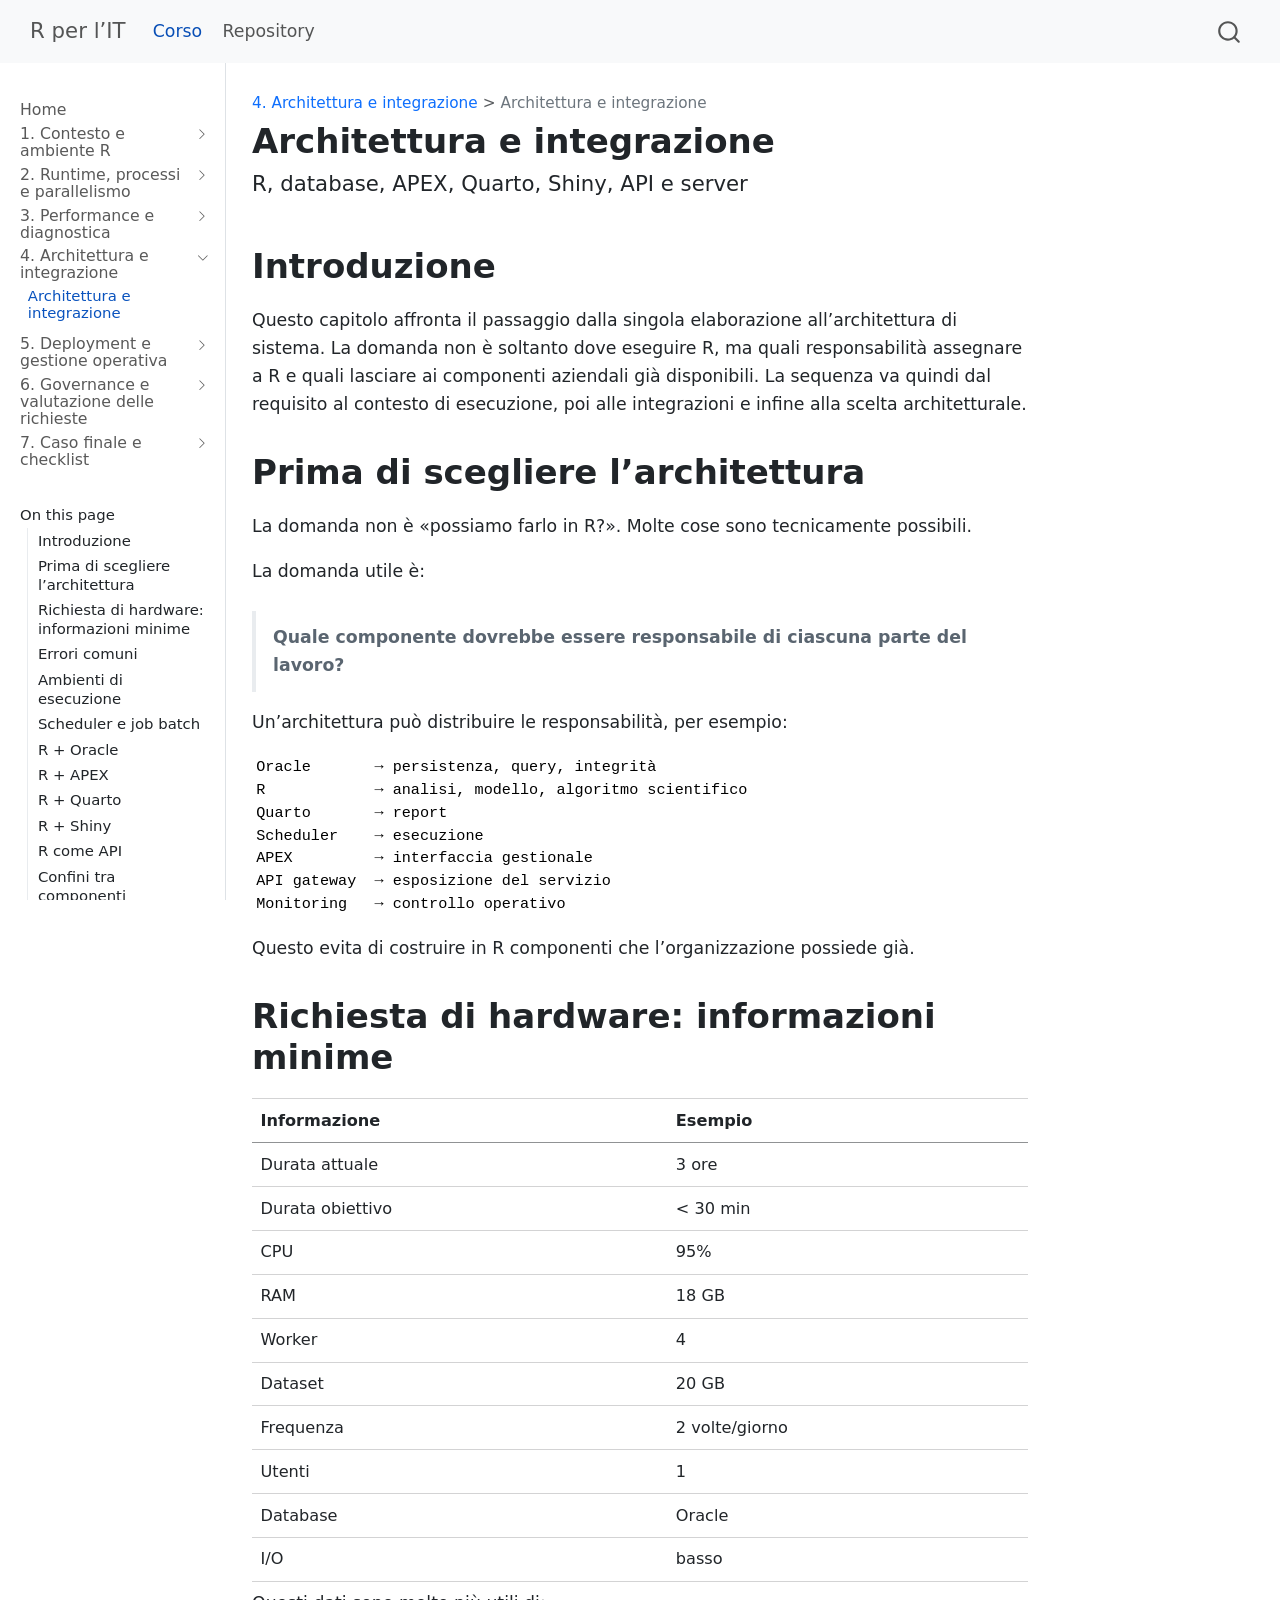
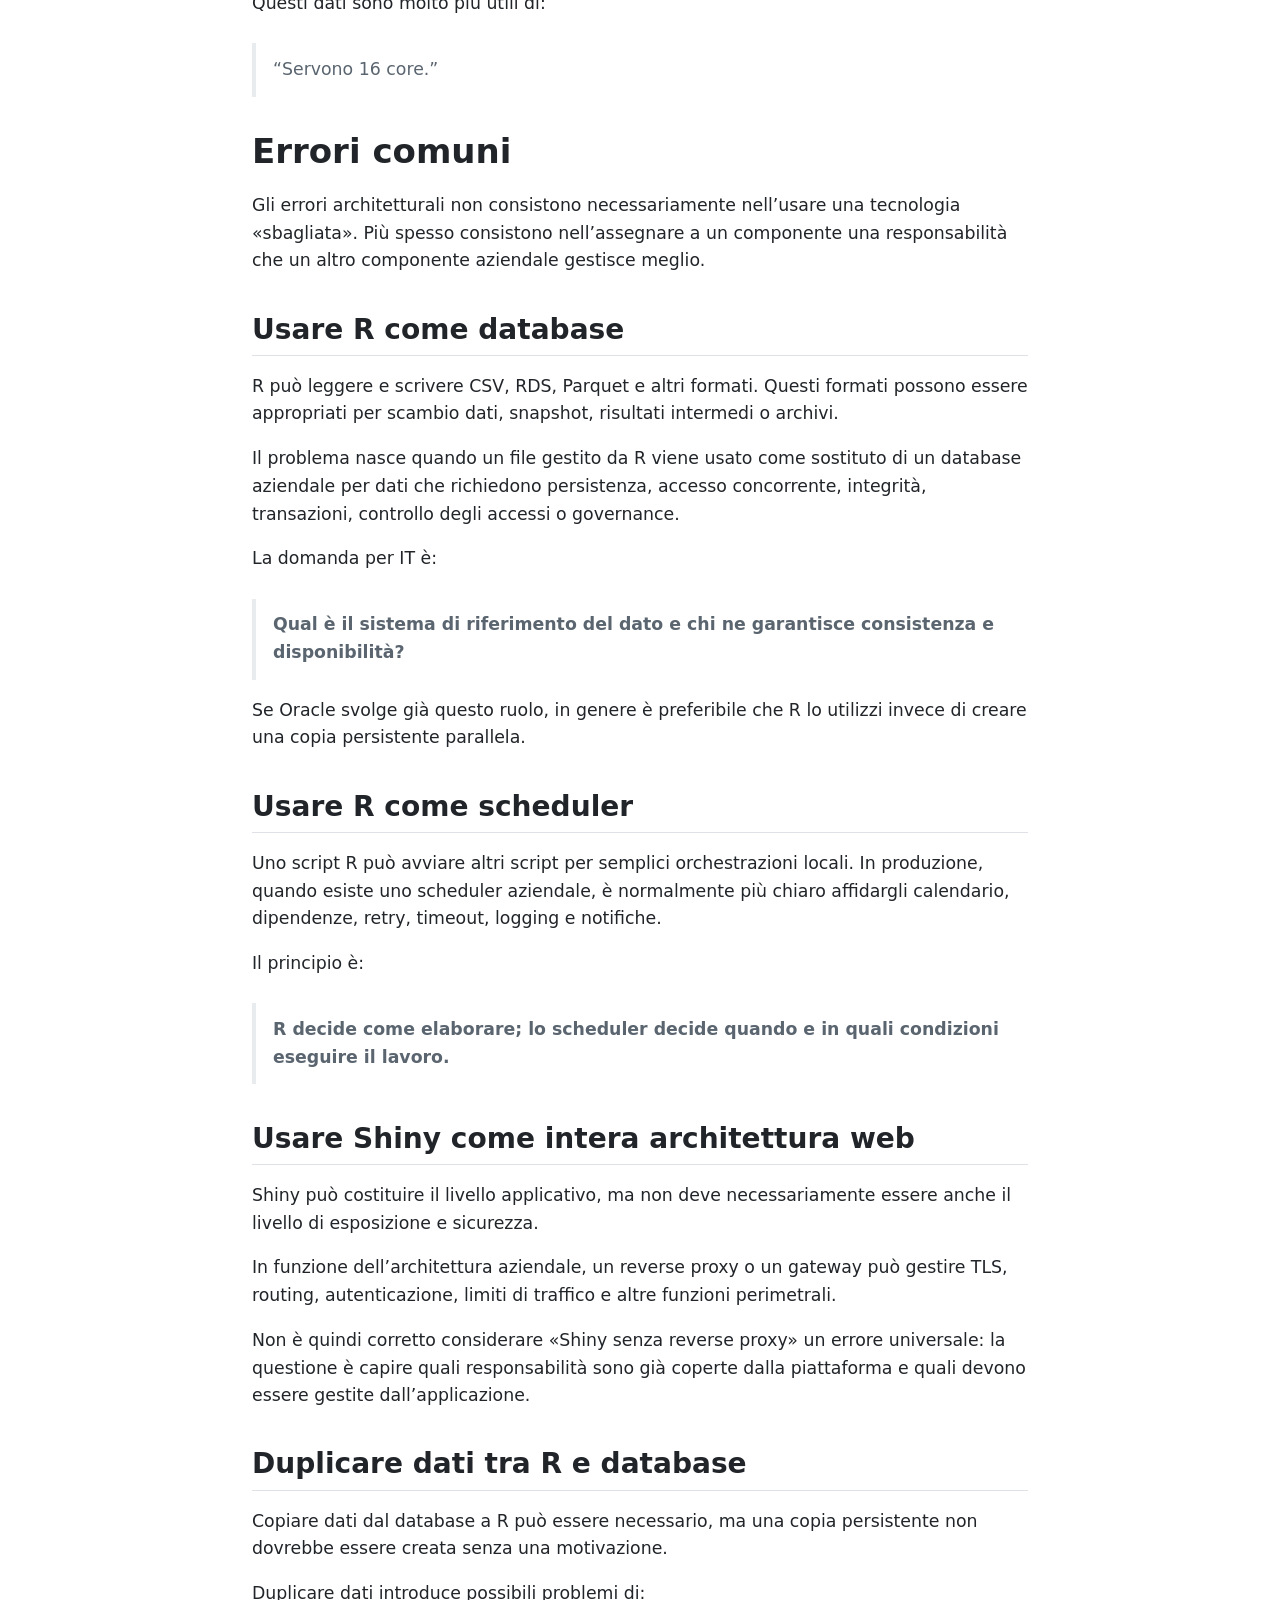
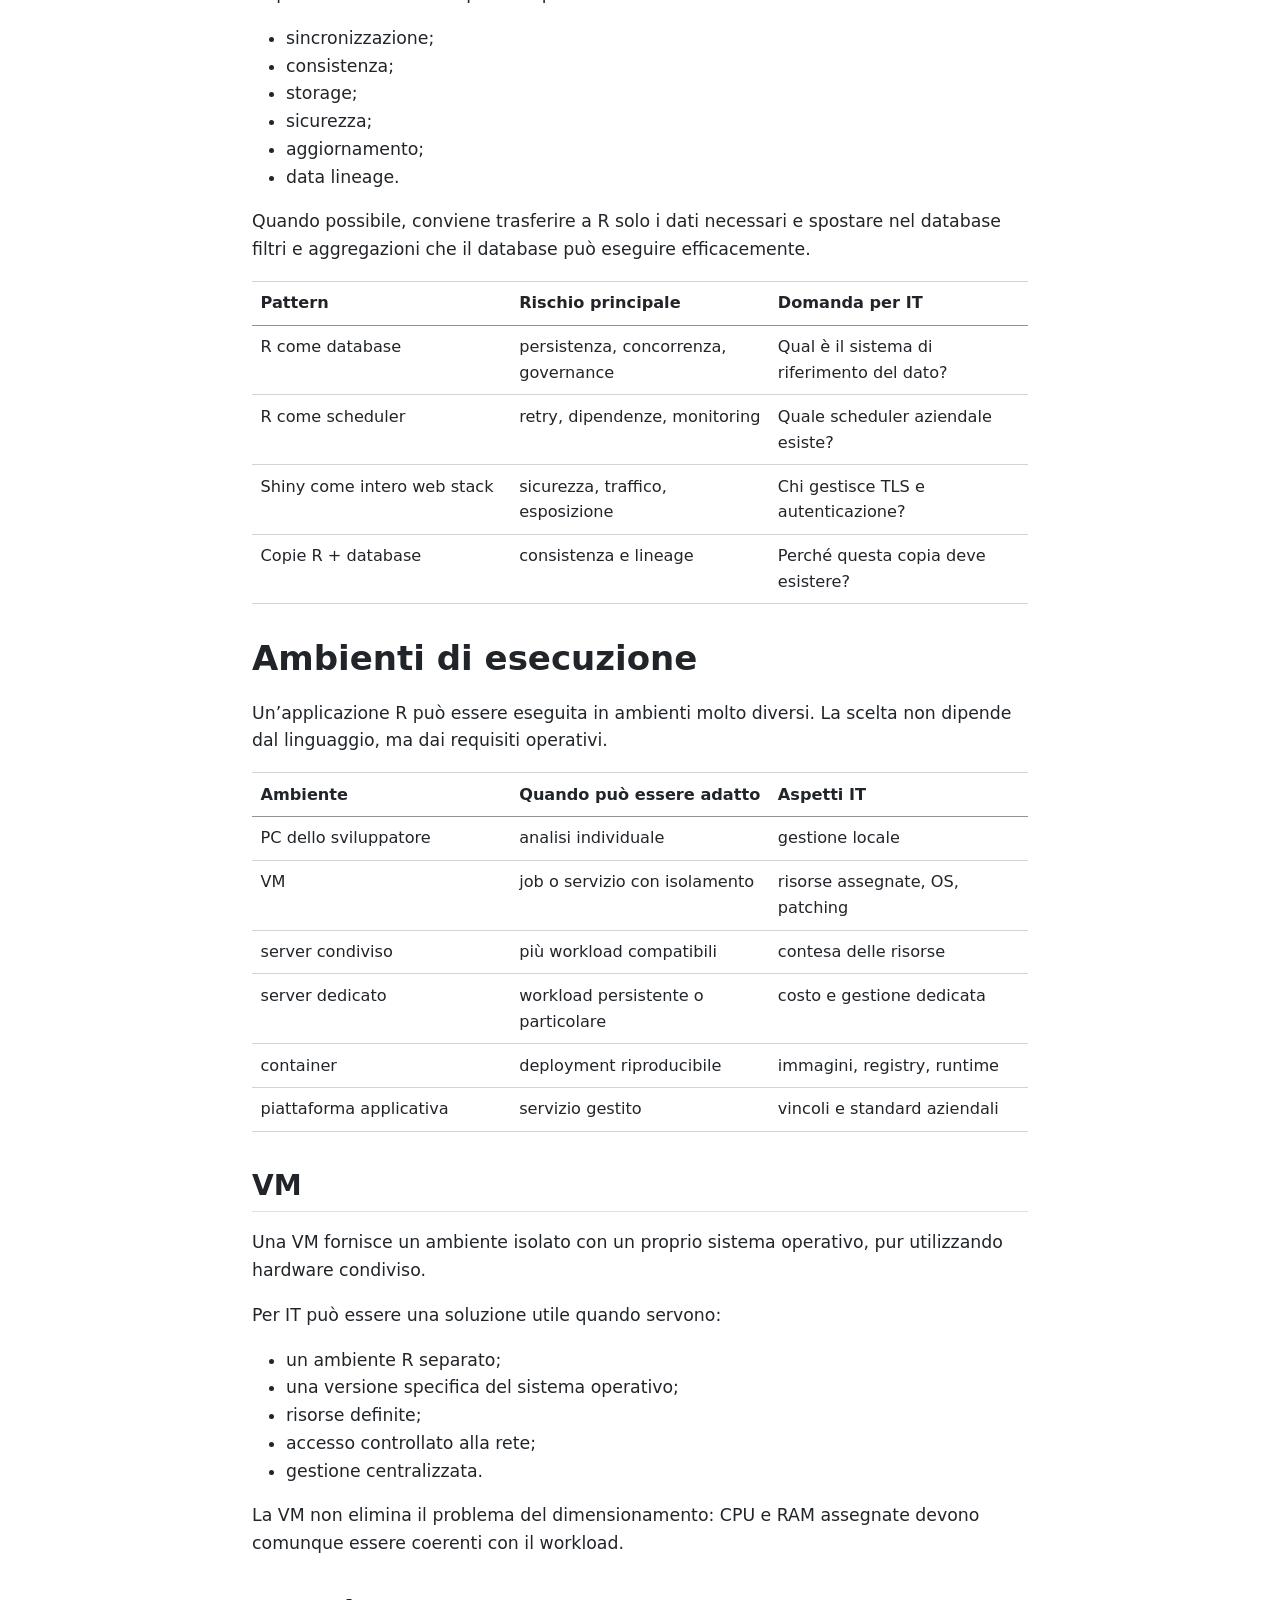
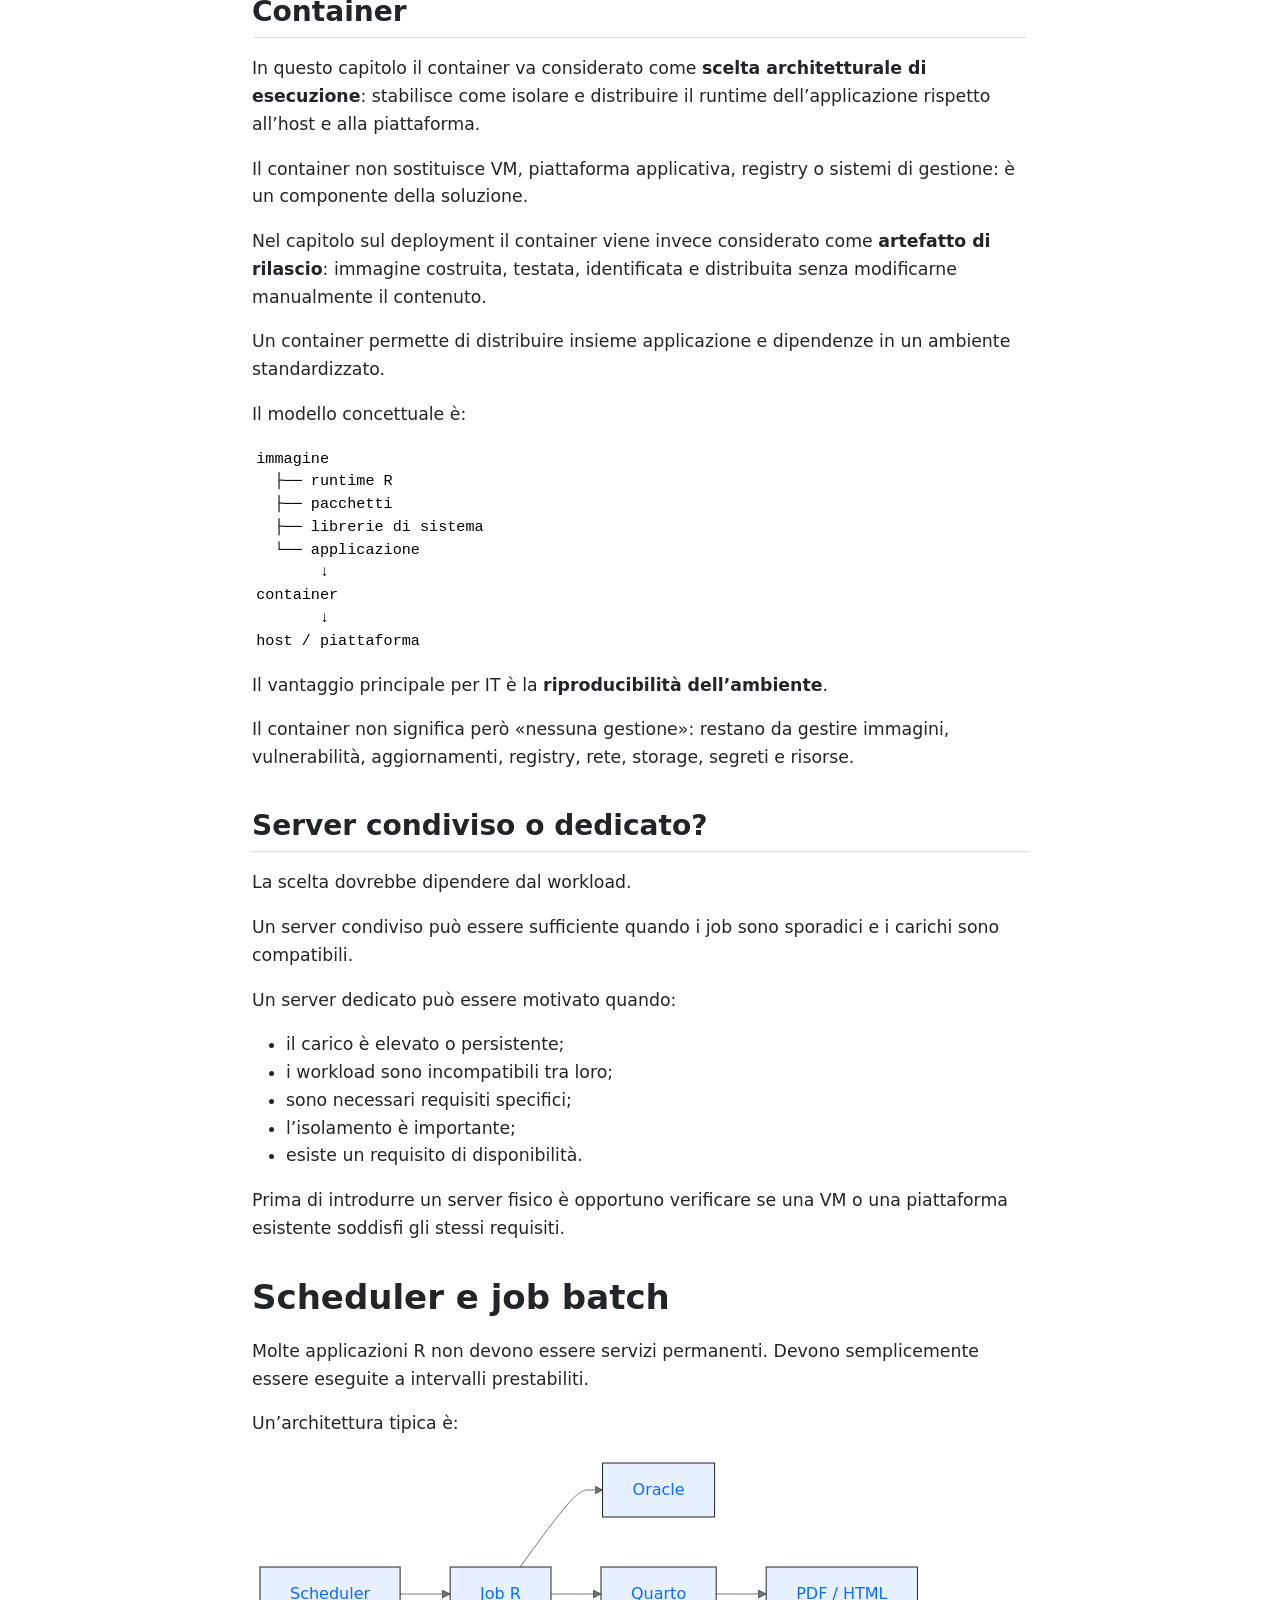
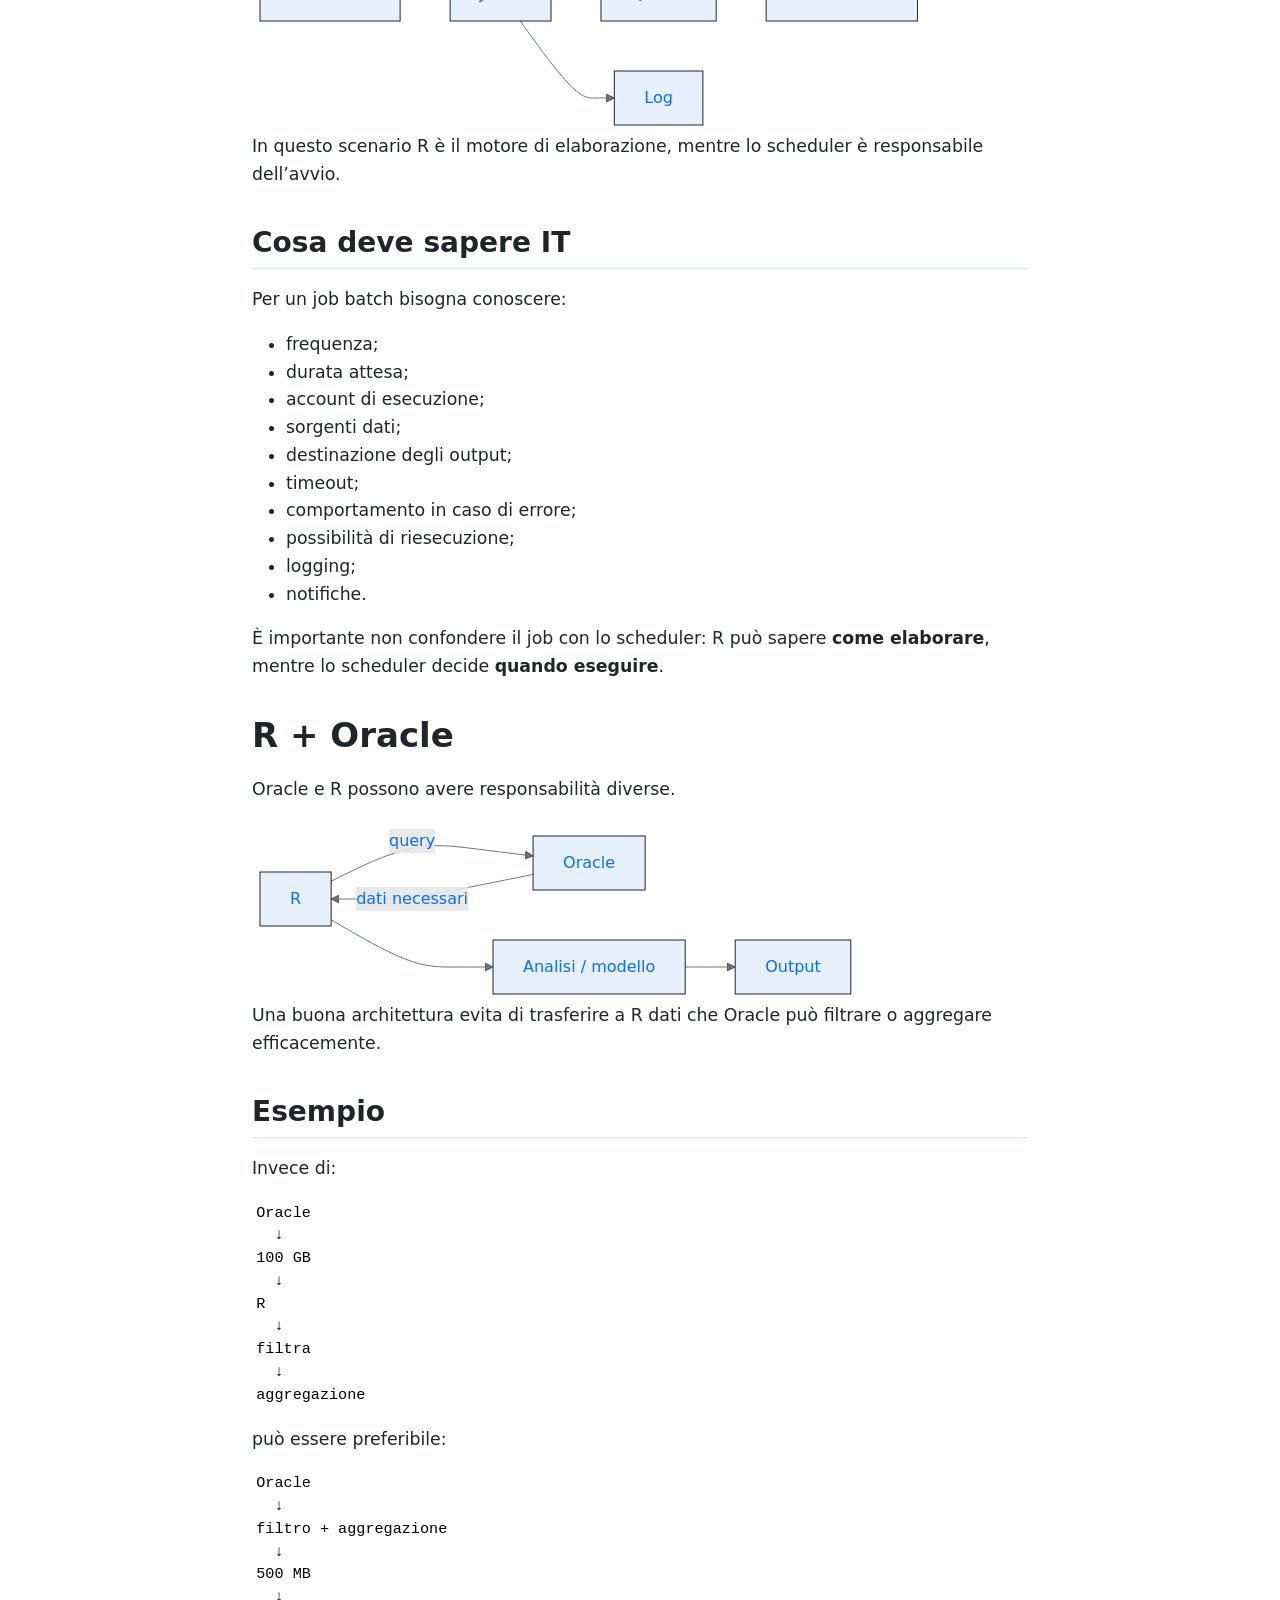
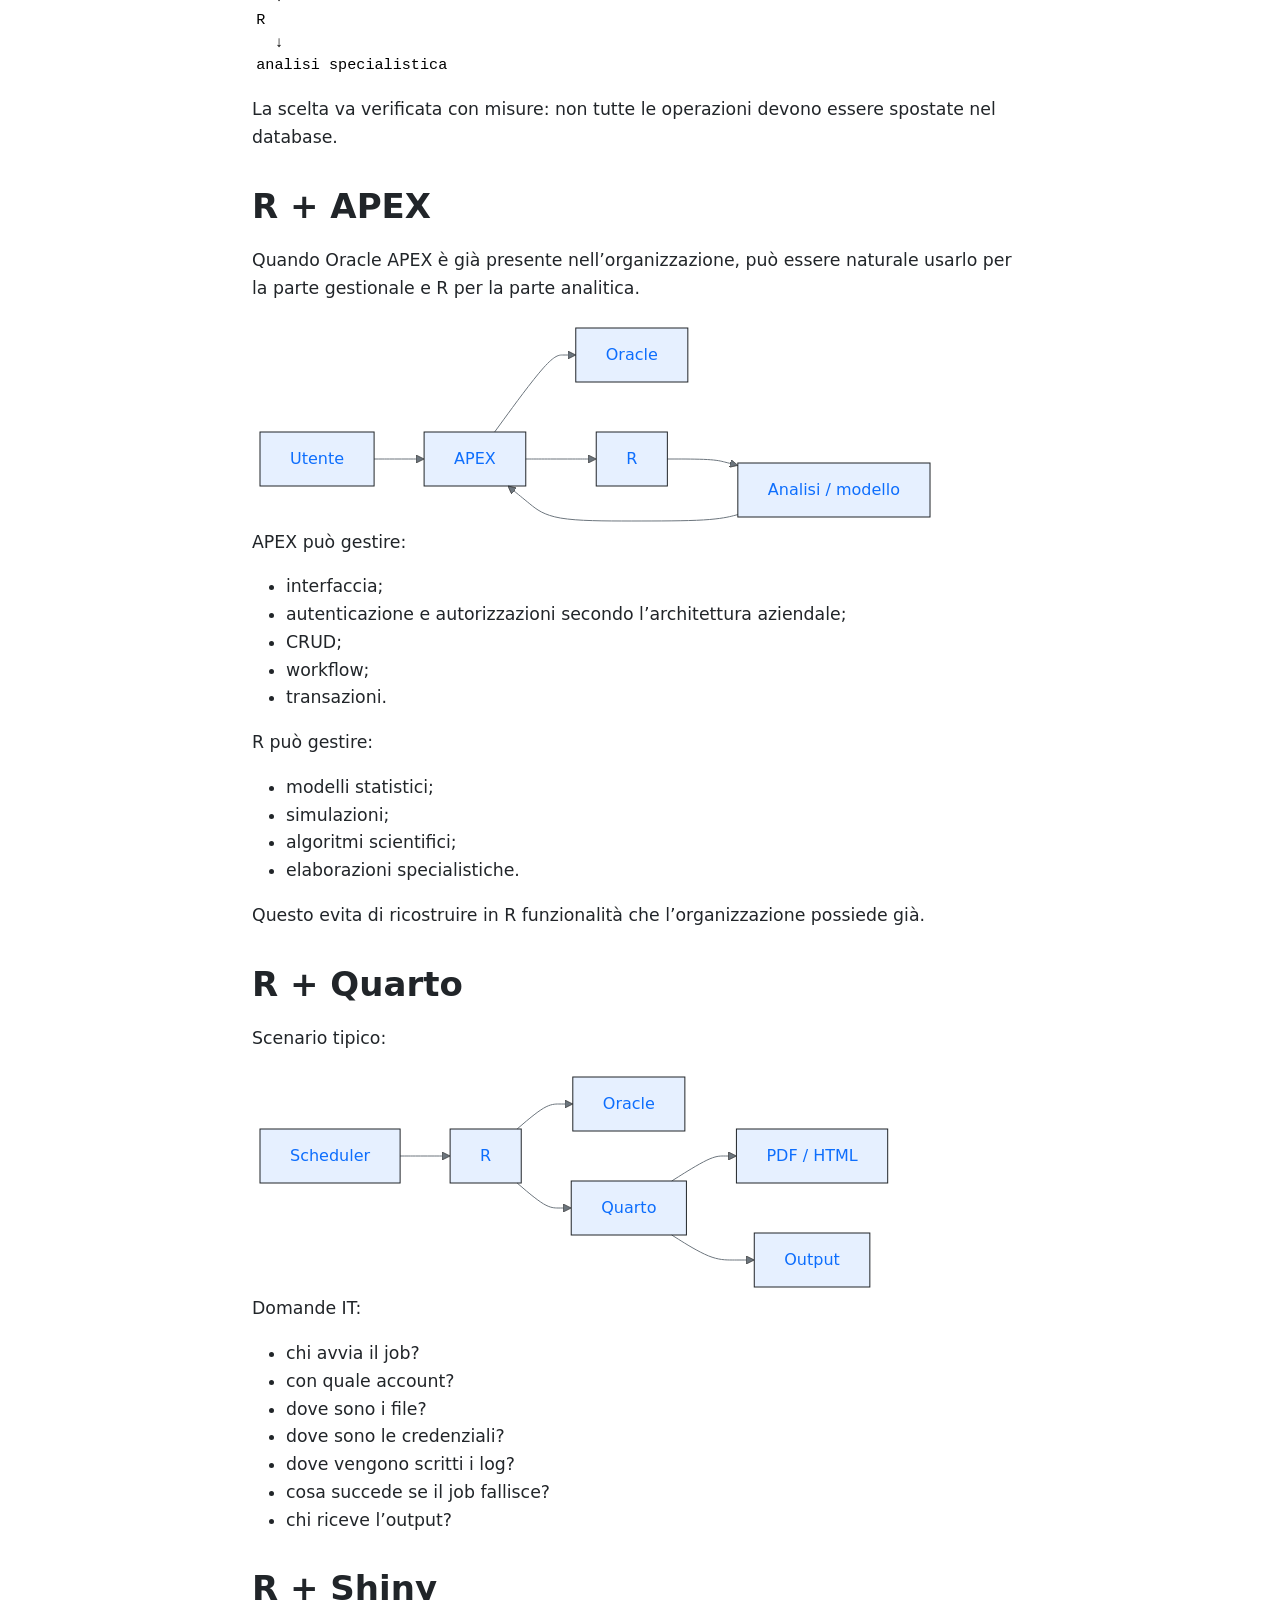
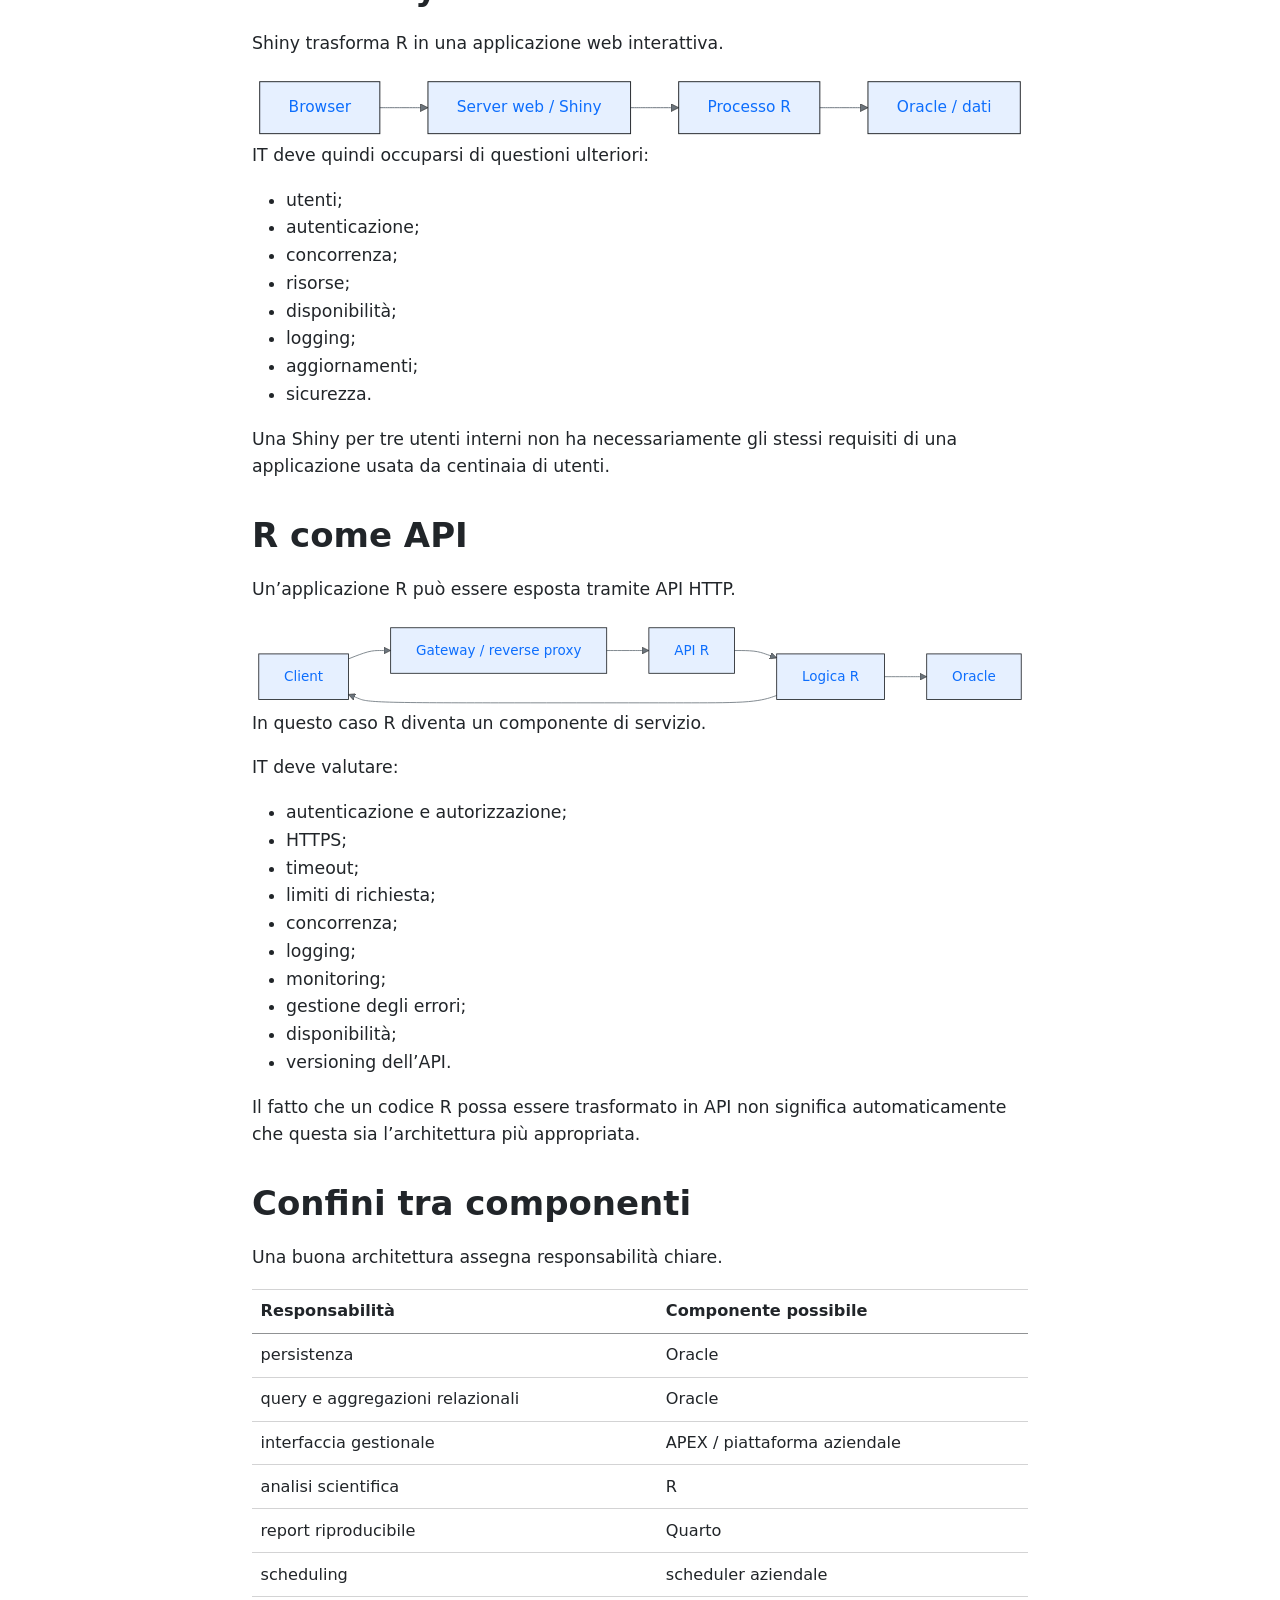
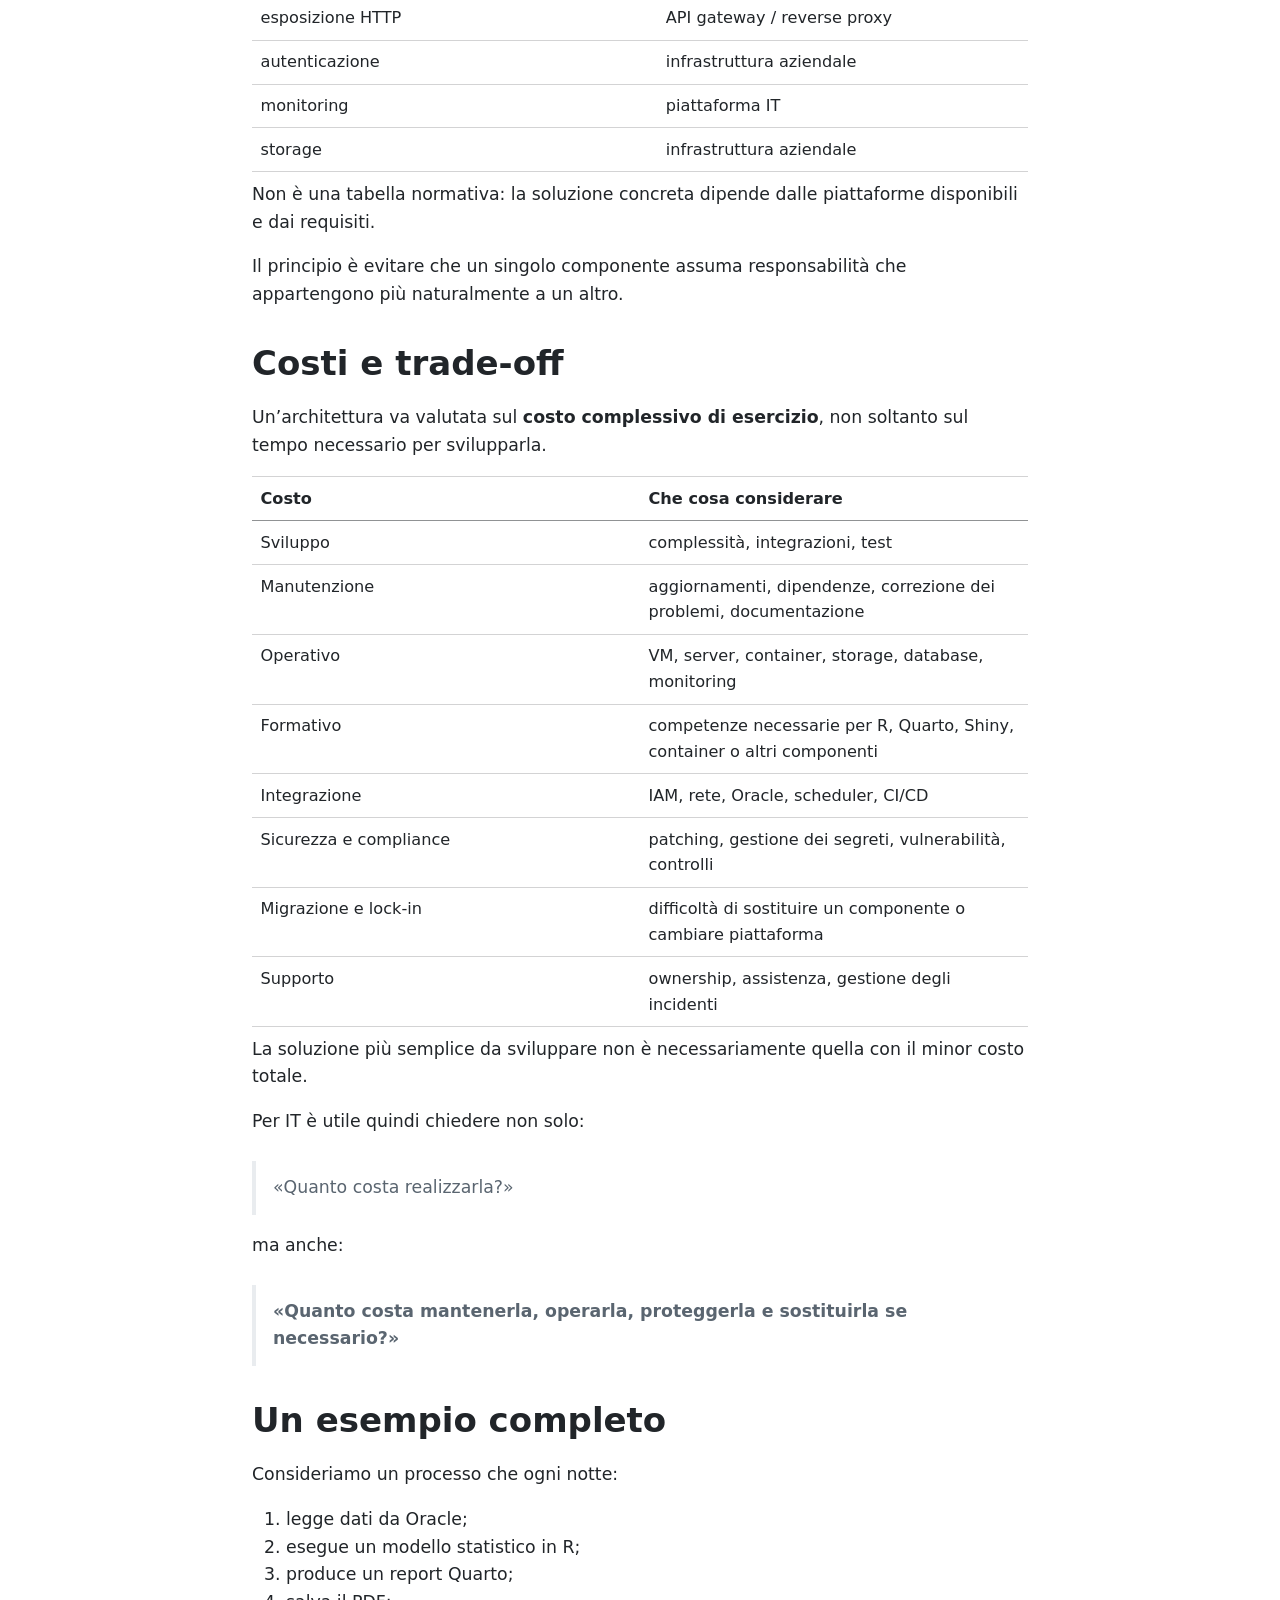
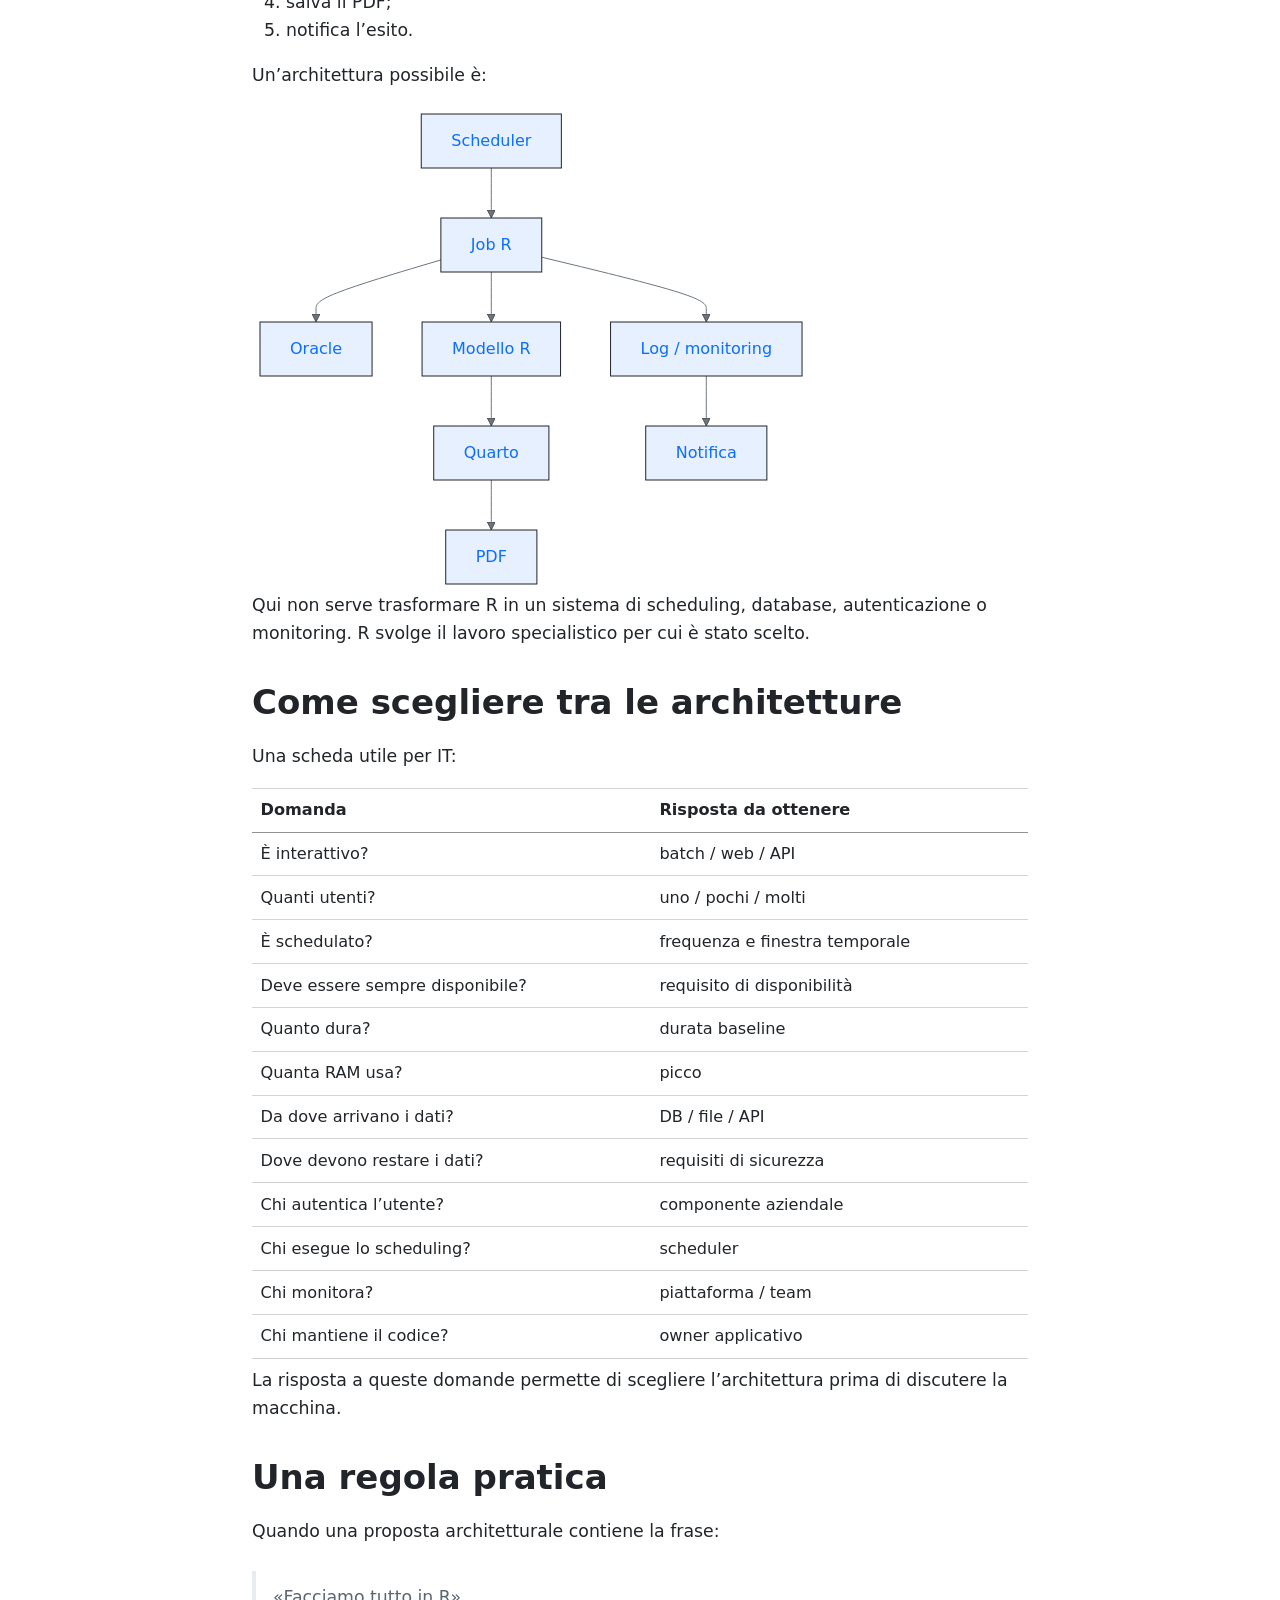
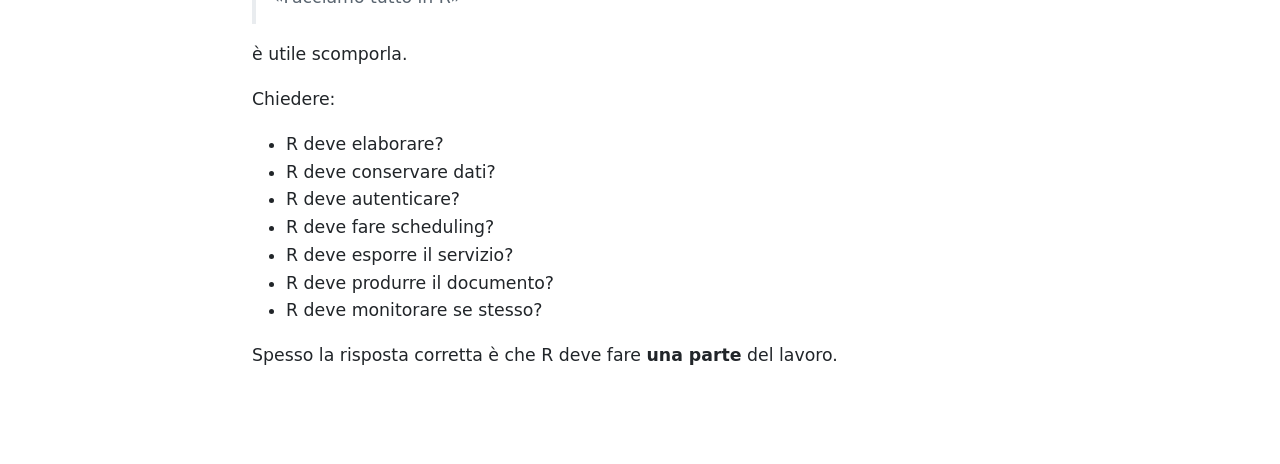
<file: 04-architettura.html>
<!DOCTYPE html>
<html xmlns="http://www.w3.org/1999/xhtml" lang="en" xml:lang="en"><head>

<meta charset="utf-8">
<meta name="generator" content="quarto-1.6.37">

<meta name="viewport" content="width=device-width, initial-scale=1.0, user-scalable=yes">


<title>Architettura e integrazione – R per l’IT</title>
<style>
code{white-space: pre-wrap;}
span.smallcaps{font-variant: small-caps;}
div.columns{display: flex; gap: min(4vw, 1.5em);}
div.column{flex: auto; overflow-x: auto;}
div.hanging-indent{margin-left: 1.5em; text-indent: -1.5em;}
ul.task-list{list-style: none;}
ul.task-list li input[type="checkbox"] {
  width: 0.8em;
  margin: 0 0.8em 0.2em -1em; /* quarto-specific, see https://github.com/quarto-dev/quarto-cli/issues/4556 */ 
  vertical-align: middle;
}
</style>


<script src="site_libs/quarto-nav/quarto-nav.js"></script>
<script src="site_libs/quarto-nav/headroom.min.js"></script>
<script src="site_libs/clipboard/clipboard.min.js"></script>
<script src="site_libs/quarto-search/autocomplete.umd.js"></script>
<script src="site_libs/quarto-search/fuse.min.js"></script>
<script src="site_libs/quarto-search/quarto-search.js"></script>
<meta name="quarto:offset" content="./">
<script src="site_libs/quarto-html/quarto.js"></script>
<script src="site_libs/quarto-html/popper.min.js"></script>
<script src="site_libs/quarto-html/tippy.umd.min.js"></script>
<script src="site_libs/quarto-html/anchor.min.js"></script>
<link href="site_libs/quarto-html/tippy.css" rel="stylesheet">
<link href="site_libs/quarto-html/quarto-syntax-highlighting-29e2c20b02301cfff04dc8050bf30c7e.css" rel="stylesheet" id="quarto-text-highlighting-styles">
<script src="site_libs/bootstrap/bootstrap.min.js"></script>
<link href="site_libs/bootstrap/bootstrap-icons.css" rel="stylesheet">
<link href="site_libs/bootstrap/bootstrap-346f7653faf71f503ba44a80ac96ac51.min.css" rel="stylesheet" append-hash="true" id="quarto-bootstrap" data-mode="light">
<script id="quarto-search-options" type="application/json">{
  "location": "navbar",
  "copy-button": false,
  "collapse-after": 3,
  "panel-placement": "end",
  "type": "overlay",
  "limit": 50,
  "keyboard-shortcut": [
    "f",
    "/",
    "s"
  ],
  "show-item-context": false,
  "language": {
    "search-no-results-text": "No results",
    "search-matching-documents-text": "matching documents",
    "search-copy-link-title": "Copy link to search",
    "search-hide-matches-text": "Hide additional matches",
    "search-more-match-text": "more match in this document",
    "search-more-matches-text": "more matches in this document",
    "search-clear-button-title": "Clear",
    "search-text-placeholder": "",
    "search-detached-cancel-button-title": "Cancel",
    "search-submit-button-title": "Submit",
    "search-label": "Search"
  }
}</script>
<style>html{ scroll-behavior: smooth; }</style>
<script src="site_libs/quarto-diagram/mermaid.min.js"></script>
<script src="site_libs/quarto-diagram/mermaid-init.js"></script>
<link href="site_libs/quarto-diagram/mermaid.css" rel="stylesheet">


<link rel="stylesheet" href="styles.css">
</head>

<body class="nav-sidebar docked nav-fixed">

<div id="quarto-search-results"></div>
  <header id="quarto-header" class="headroom fixed-top">
    <nav class="navbar navbar-expand-lg " data-bs-theme="dark">
      <div class="navbar-container container-fluid">
      <div class="navbar-brand-container mx-auto">
    <a class="navbar-brand" href="./index.html">
    <span class="navbar-title">R per l’IT</span>
    </a>
  </div>
            <div id="quarto-search" class="" title="Search"></div>
          <button class="navbar-toggler" type="button" data-bs-toggle="collapse" data-bs-target="#navbarCollapse" aria-controls="navbarCollapse" role="menu" aria-expanded="false" aria-label="Toggle navigation" onclick="if (window.quartoToggleHeadroom) { window.quartoToggleHeadroom(); }">
  <span class="navbar-toggler-icon"></span>
</button>
          <div class="collapse navbar-collapse" id="navbarCollapse">
            <ul class="navbar-nav navbar-nav-scroll me-auto">
  <li class="nav-item">
    <a class="nav-link active" href="./index.html" aria-current="page"> 
<span class="menu-text">Corso</span></a>
  </li>  
  <li class="nav-item">
    <a class="nav-link" href="https://github.com/andreabz/R_per_IT"> 
<span class="menu-text">Repository</span></a>
  </li>  
</ul>
          </div> <!-- /navcollapse -->
            <div class="quarto-navbar-tools">
</div>
      </div> <!-- /container-fluid -->
    </nav>
  <nav class="quarto-secondary-nav">
    <div class="container-fluid d-flex">
      <button type="button" class="quarto-btn-toggle btn" data-bs-toggle="collapse" role="button" data-bs-target=".quarto-sidebar-collapse-item" aria-controls="quarto-sidebar" aria-expanded="false" aria-label="Toggle sidebar navigation" onclick="if (window.quartoToggleHeadroom) { window.quartoToggleHeadroom(); }">
        <i class="bi bi-layout-text-sidebar-reverse"></i>
      </button>
        <nav class="quarto-page-breadcrumbs" aria-label="breadcrumb"><ol class="breadcrumb"><li class="breadcrumb-item"><a href="./04-architettura.html">4. Architettura e integrazione</a></li><li class="breadcrumb-item"><a href="./04-architettura.html">Architettura e integrazione</a></li></ol></nav>
        <a class="flex-grow-1" role="navigation" data-bs-toggle="collapse" data-bs-target=".quarto-sidebar-collapse-item" aria-controls="quarto-sidebar" aria-expanded="false" aria-label="Toggle sidebar navigation" onclick="if (window.quartoToggleHeadroom) { window.quartoToggleHeadroom(); }">      
        </a>
    </div>
  </nav>
</header>
<!-- content -->
<div id="quarto-content" class="quarto-container page-columns page-rows-contents page-layout-article page-navbar">
<!-- sidebar -->
  <nav id="quarto-sidebar" class="sidebar collapse collapse-horizontal quarto-sidebar-collapse-item sidebar-navigation docked overflow-auto">
    <div class="sidebar-menu-container"> 
    <ul class="list-unstyled mt-1">
        <li class="sidebar-item">
  <div class="sidebar-item-container"> 
  <a href="./index.html" class="sidebar-item-text sidebar-link">
 <span class="menu-text">Home</span></a>
  </div>
</li>
        <li class="sidebar-item sidebar-item-section">
      <div class="sidebar-item-container"> 
            <a class="sidebar-item-text sidebar-link text-start collapsed" data-bs-toggle="collapse" data-bs-target="#quarto-sidebar-section-1" role="navigation" aria-expanded="false">
 <span class="menu-text">1. Contesto e ambiente R</span></a>
          <a class="sidebar-item-toggle text-start collapsed" data-bs-toggle="collapse" data-bs-target="#quarto-sidebar-section-1" role="navigation" aria-expanded="false" aria-label="Toggle section">
            <i class="bi bi-chevron-right ms-2"></i>
          </a> 
      </div>
      <ul id="quarto-sidebar-section-1" class="collapse list-unstyled sidebar-section depth1 ">  
          <li class="sidebar-item">
  <div class="sidebar-item-container"> 
  <a href="./01-contesto.html" class="sidebar-item-text sidebar-link">
 <span class="menu-text">Contesto e ambiente R</span></a>
  </div>
</li>
      </ul>
  </li>
        <li class="sidebar-item sidebar-item-section">
      <div class="sidebar-item-container"> 
            <a class="sidebar-item-text sidebar-link text-start collapsed" data-bs-toggle="collapse" data-bs-target="#quarto-sidebar-section-2" role="navigation" aria-expanded="false">
 <span class="menu-text">2. Runtime, processi e parallelismo</span></a>
          <a class="sidebar-item-toggle text-start collapsed" data-bs-toggle="collapse" data-bs-target="#quarto-sidebar-section-2" role="navigation" aria-expanded="false" aria-label="Toggle section">
            <i class="bi bi-chevron-right ms-2"></i>
          </a> 
      </div>
      <ul id="quarto-sidebar-section-2" class="collapse list-unstyled sidebar-section depth1 ">  
          <li class="sidebar-item">
  <div class="sidebar-item-container"> 
  <a href="./02-runtime.html" class="sidebar-item-text sidebar-link">
 <span class="menu-text">Runtime, processi e parallelismo</span></a>
  </div>
</li>
      </ul>
  </li>
        <li class="sidebar-item sidebar-item-section">
      <div class="sidebar-item-container"> 
            <a class="sidebar-item-text sidebar-link text-start collapsed" data-bs-toggle="collapse" data-bs-target="#quarto-sidebar-section-3" role="navigation" aria-expanded="false">
 <span class="menu-text">3. Performance e diagnostica</span></a>
          <a class="sidebar-item-toggle text-start collapsed" data-bs-toggle="collapse" data-bs-target="#quarto-sidebar-section-3" role="navigation" aria-expanded="false" aria-label="Toggle section">
            <i class="bi bi-chevron-right ms-2"></i>
          </a> 
      </div>
      <ul id="quarto-sidebar-section-3" class="collapse list-unstyled sidebar-section depth1 ">  
          <li class="sidebar-item">
  <div class="sidebar-item-container"> 
  <a href="./03-performance.html" class="sidebar-item-text sidebar-link">
 <span class="menu-text">Performance e diagnostica</span></a>
  </div>
</li>
      </ul>
  </li>
        <li class="sidebar-item sidebar-item-section">
      <div class="sidebar-item-container"> 
            <a class="sidebar-item-text sidebar-link text-start" data-bs-toggle="collapse" data-bs-target="#quarto-sidebar-section-4" role="navigation" aria-expanded="true">
 <span class="menu-text">4. Architettura e integrazione</span></a>
          <a class="sidebar-item-toggle text-start" data-bs-toggle="collapse" data-bs-target="#quarto-sidebar-section-4" role="navigation" aria-expanded="true" aria-label="Toggle section">
            <i class="bi bi-chevron-right ms-2"></i>
          </a> 
      </div>
      <ul id="quarto-sidebar-section-4" class="collapse list-unstyled sidebar-section depth1 show">  
          <li class="sidebar-item">
  <div class="sidebar-item-container"> 
  <a href="./04-architettura.html" class="sidebar-item-text sidebar-link active">
 <span class="menu-text">Architettura e integrazione</span></a>
  </div>
</li>
      </ul>
  </li>
        <li class="sidebar-item sidebar-item-section">
      <div class="sidebar-item-container"> 
            <a class="sidebar-item-text sidebar-link text-start collapsed" data-bs-toggle="collapse" data-bs-target="#quarto-sidebar-section-5" role="navigation" aria-expanded="false">
 <span class="menu-text">5. Deployment e gestione operativa</span></a>
          <a class="sidebar-item-toggle text-start collapsed" data-bs-toggle="collapse" data-bs-target="#quarto-sidebar-section-5" role="navigation" aria-expanded="false" aria-label="Toggle section">
            <i class="bi bi-chevron-right ms-2"></i>
          </a> 
      </div>
      <ul id="quarto-sidebar-section-5" class="collapse list-unstyled sidebar-section depth1 ">  
          <li class="sidebar-item">
  <div class="sidebar-item-container"> 
  <a href="./05-deployment.html" class="sidebar-item-text sidebar-link">
 <span class="menu-text">Deployment e gestione operativa</span></a>
  </div>
</li>
      </ul>
  </li>
        <li class="sidebar-item sidebar-item-section">
      <div class="sidebar-item-container"> 
            <a class="sidebar-item-text sidebar-link text-start collapsed" data-bs-toggle="collapse" data-bs-target="#quarto-sidebar-section-6" role="navigation" aria-expanded="false">
 <span class="menu-text">6. Governance e valutazione delle richieste</span></a>
          <a class="sidebar-item-toggle text-start collapsed" data-bs-toggle="collapse" data-bs-target="#quarto-sidebar-section-6" role="navigation" aria-expanded="false" aria-label="Toggle section">
            <i class="bi bi-chevron-right ms-2"></i>
          </a> 
      </div>
      <ul id="quarto-sidebar-section-6" class="collapse list-unstyled sidebar-section depth1 ">  
          <li class="sidebar-item">
  <div class="sidebar-item-container"> 
  <a href="./06-governance.html" class="sidebar-item-text sidebar-link">
 <span class="menu-text">Governance e valutazione delle richieste</span></a>
  </div>
</li>
      </ul>
  </li>
        <li class="sidebar-item sidebar-item-section">
      <div class="sidebar-item-container"> 
            <a class="sidebar-item-text sidebar-link text-start collapsed" data-bs-toggle="collapse" data-bs-target="#quarto-sidebar-section-7" role="navigation" aria-expanded="false">
 <span class="menu-text">7. Caso finale e checklist</span></a>
          <a class="sidebar-item-toggle text-start collapsed" data-bs-toggle="collapse" data-bs-target="#quarto-sidebar-section-7" role="navigation" aria-expanded="false" aria-label="Toggle section">
            <i class="bi bi-chevron-right ms-2"></i>
          </a> 
      </div>
      <ul id="quarto-sidebar-section-7" class="collapse list-unstyled sidebar-section depth1 ">  
          <li class="sidebar-item">
  <div class="sidebar-item-container"> 
  <a href="./07-caso-finale.html" class="sidebar-item-text sidebar-link">
 <span class="menu-text">Caso finale e checklist</span></a>
  </div>
</li>
      </ul>
  </li>
    </ul>
    </div>
    <nav id="TOC" role="doc-toc" class="toc-active">
    <h2 id="toc-title">On this page</h2>
   
  <ul class="collapse">
  <li><a href="#introduzione" id="toc-introduzione" class="nav-link active" data-scroll-target="#introduzione">Introduzione</a></li>
  <li><a href="#prima-di-scegliere-larchitettura" id="toc-prima-di-scegliere-larchitettura" class="nav-link" data-scroll-target="#prima-di-scegliere-larchitettura">Prima di scegliere l’architettura</a></li>
  <li><a href="#richiesta-di-hardware-informazioni-minime" id="toc-richiesta-di-hardware-informazioni-minime" class="nav-link" data-scroll-target="#richiesta-di-hardware-informazioni-minime">Richiesta di hardware: informazioni minime</a></li>
  <li><a href="#errori-comuni" id="toc-errori-comuni" class="nav-link" data-scroll-target="#errori-comuni">Errori comuni</a>
  <ul class="collapse">
  <li><a href="#usare-r-come-database" id="toc-usare-r-come-database" class="nav-link" data-scroll-target="#usare-r-come-database">Usare R come database</a></li>
  <li><a href="#usare-r-come-scheduler" id="toc-usare-r-come-scheduler" class="nav-link" data-scroll-target="#usare-r-come-scheduler">Usare R come scheduler</a></li>
  <li><a href="#usare-shiny-come-intera-architettura-web" id="toc-usare-shiny-come-intera-architettura-web" class="nav-link" data-scroll-target="#usare-shiny-come-intera-architettura-web">Usare Shiny come intera architettura web</a></li>
  <li><a href="#duplicare-dati-tra-r-e-database" id="toc-duplicare-dati-tra-r-e-database" class="nav-link" data-scroll-target="#duplicare-dati-tra-r-e-database">Duplicare dati tra R e database</a></li>
  </ul></li>
  <li><a href="#ambienti-di-esecuzione" id="toc-ambienti-di-esecuzione" class="nav-link" data-scroll-target="#ambienti-di-esecuzione">Ambienti di esecuzione</a>
  <ul class="collapse">
  <li><a href="#vm" id="toc-vm" class="nav-link" data-scroll-target="#vm">VM</a></li>
  <li><a href="#container" id="toc-container" class="nav-link" data-scroll-target="#container">Container</a></li>
  <li><a href="#server-condiviso-o-dedicato" id="toc-server-condiviso-o-dedicato" class="nav-link" data-scroll-target="#server-condiviso-o-dedicato">Server condiviso o dedicato?</a></li>
  </ul></li>
  <li><a href="#scheduler-e-job-batch" id="toc-scheduler-e-job-batch" class="nav-link" data-scroll-target="#scheduler-e-job-batch">Scheduler e job batch</a>
  <ul class="collapse">
  <li><a href="#cosa-deve-sapere-it" id="toc-cosa-deve-sapere-it" class="nav-link" data-scroll-target="#cosa-deve-sapere-it">Cosa deve sapere IT</a></li>
  </ul></li>
  <li><a href="#r-oracle" id="toc-r-oracle" class="nav-link" data-scroll-target="#r-oracle">R + Oracle</a>
  <ul class="collapse">
  <li><a href="#esempio" id="toc-esempio" class="nav-link" data-scroll-target="#esempio">Esempio</a></li>
  </ul></li>
  <li><a href="#r-apex" id="toc-r-apex" class="nav-link" data-scroll-target="#r-apex">R + APEX</a></li>
  <li><a href="#r-quarto" id="toc-r-quarto" class="nav-link" data-scroll-target="#r-quarto">R + Quarto</a></li>
  <li><a href="#r-shiny" id="toc-r-shiny" class="nav-link" data-scroll-target="#r-shiny">R + Shiny</a></li>
  <li><a href="#r-come-api" id="toc-r-come-api" class="nav-link" data-scroll-target="#r-come-api">R come API</a></li>
  <li><a href="#confini-tra-componenti" id="toc-confini-tra-componenti" class="nav-link" data-scroll-target="#confini-tra-componenti">Confini tra componenti</a></li>
  <li><a href="#costi-e-trade-off" id="toc-costi-e-trade-off" class="nav-link" data-scroll-target="#costi-e-trade-off">Costi e trade-off</a></li>
  <li><a href="#un-esempio-completo" id="toc-un-esempio-completo" class="nav-link" data-scroll-target="#un-esempio-completo">Un esempio completo</a></li>
  <li><a href="#come-scegliere-tra-le-architetture" id="toc-come-scegliere-tra-le-architetture" class="nav-link" data-scroll-target="#come-scegliere-tra-le-architetture">Come scegliere tra le architetture</a></li>
  <li><a href="#una-regola-pratica" id="toc-una-regola-pratica" class="nav-link" data-scroll-target="#una-regola-pratica">Una regola pratica</a></li>
  </ul>
</nav>
</nav>
<div id="quarto-sidebar-glass" class="quarto-sidebar-collapse-item" data-bs-toggle="collapse" data-bs-target=".quarto-sidebar-collapse-item"></div>
<!-- margin-sidebar -->
    <div id="quarto-margin-sidebar" class="sidebar margin-sidebar zindex-bottom">
    </div>
<!-- main -->
<main class="content" id="quarto-document-content">

<header id="title-block-header" class="quarto-title-block default"><nav class="quarto-page-breadcrumbs quarto-title-breadcrumbs d-none d-lg-block" aria-label="breadcrumb"><ol class="breadcrumb"><li class="breadcrumb-item"><a href="./04-architettura.html">4. Architettura e integrazione</a></li><li class="breadcrumb-item"><a href="./04-architettura.html">Architettura e integrazione</a></li></ol></nav>
<div class="quarto-title">
<h1 class="title">Architettura e integrazione</h1>
<p class="subtitle lead">R, database, APEX, Quarto, Shiny, API e server</p>
</div>



<div class="quarto-title-meta">

    
  
    
  </div>
  


</header>


<section id="introduzione" class="level1">
<h1>Introduzione</h1>
<p>Questo capitolo affronta il passaggio dalla singola elaborazione all’architettura di sistema. La domanda non è soltanto dove eseguire R, ma quali responsabilità assegnare a R e quali lasciare ai componenti aziendali già disponibili. La sequenza va quindi dal requisito al contesto di esecuzione, poi alle integrazioni e infine alla scelta architetturale.</p>
</section>
<section id="prima-di-scegliere-larchitettura" class="level1">
<h1>Prima di scegliere l’architettura</h1>
<p>La domanda non è «possiamo farlo in R?». Molte cose sono tecnicamente possibili.</p>
<p>La domanda utile è:</p>
<blockquote class="blockquote">
<p><strong>Quale componente dovrebbe essere responsabile di ciascuna parte del lavoro?</strong></p>
</blockquote>
<p>Un’architettura può distribuire le responsabilità, per esempio:</p>
<pre class="text"><code>Oracle       → persistenza, query, integrità
R            → analisi, modello, algoritmo scientifico
Quarto       → report
Scheduler    → esecuzione
APEX         → interfaccia gestionale
API gateway  → esposizione del servizio
Monitoring   → controllo operativo</code></pre>
<p>Questo evita di costruire in R componenti che l’organizzazione possiede già.</p>
</section>
<section id="richiesta-di-hardware-informazioni-minime" class="level1">
<h1>Richiesta di hardware: informazioni minime</h1>
<table class="caption-top table">
<thead>
<tr class="header">
<th>Informazione</th>
<th>Esempio</th>
</tr>
</thead>
<tbody>
<tr class="odd">
<td>Durata attuale</td>
<td>3 ore</td>
</tr>
<tr class="even">
<td>Durata obiettivo</td>
<td>&lt; 30 min</td>
</tr>
<tr class="odd">
<td>CPU</td>
<td>95%</td>
</tr>
<tr class="even">
<td>RAM</td>
<td>18 GB</td>
</tr>
<tr class="odd">
<td>Worker</td>
<td>4</td>
</tr>
<tr class="even">
<td>Dataset</td>
<td>20 GB</td>
</tr>
<tr class="odd">
<td>Frequenza</td>
<td>2 volte/giorno</td>
</tr>
<tr class="even">
<td>Utenti</td>
<td>1</td>
</tr>
<tr class="odd">
<td>Database</td>
<td>Oracle</td>
</tr>
<tr class="even">
<td>I/O</td>
<td>basso</td>
</tr>
</tbody>
</table>
<p>Questi dati sono molto più utili di:</p>
<blockquote class="blockquote">
<p>“Servono 16 core.”</p>
</blockquote>
</section>
<section id="errori-comuni" class="level1">
<h1>Errori comuni</h1>
<p>Gli errori architetturali non consistono necessariamente nell’usare una tecnologia «sbagliata». Più spesso consistono nell’assegnare a un componente una responsabilità che un altro componente aziendale gestisce meglio.</p>
<section id="usare-r-come-database" class="level2">
<h2 class="anchored" data-anchor-id="usare-r-come-database">Usare R come database</h2>
<p>R può leggere e scrivere CSV, RDS, Parquet e altri formati. Questi formati possono essere appropriati per scambio dati, snapshot, risultati intermedi o archivi.</p>
<p>Il problema nasce quando un file gestito da R viene usato come sostituto di un database aziendale per dati che richiedono persistenza, accesso concorrente, integrità, transazioni, controllo degli accessi o governance.</p>
<p>La domanda per IT è:</p>
<blockquote class="blockquote">
<p><strong>Qual è il sistema di riferimento del dato e chi ne garantisce consistenza e disponibilità?</strong></p>
</blockquote>
<p>Se Oracle svolge già questo ruolo, in genere è preferibile che R lo utilizzi invece di creare una copia persistente parallela.</p>
</section>
<section id="usare-r-come-scheduler" class="level2">
<h2 class="anchored" data-anchor-id="usare-r-come-scheduler">Usare R come scheduler</h2>
<p>Uno script R può avviare altri script per semplici orchestrazioni locali. In produzione, quando esiste uno scheduler aziendale, è normalmente più chiaro affidargli calendario, dipendenze, retry, timeout, logging e notifiche.</p>
<p>Il principio è:</p>
<blockquote class="blockquote">
<p><strong>R decide come elaborare; lo scheduler decide quando e in quali condizioni eseguire il lavoro.</strong></p>
</blockquote>
</section>
<section id="usare-shiny-come-intera-architettura-web" class="level2">
<h2 class="anchored" data-anchor-id="usare-shiny-come-intera-architettura-web">Usare Shiny come intera architettura web</h2>
<p>Shiny può costituire il livello applicativo, ma non deve necessariamente essere anche il livello di esposizione e sicurezza.</p>
<p>In funzione dell’architettura aziendale, un reverse proxy o un gateway può gestire TLS, routing, autenticazione, limiti di traffico e altre funzioni perimetrali.</p>
<p>Non è quindi corretto considerare «Shiny senza reverse proxy» un errore universale: la questione è capire quali responsabilità sono già coperte dalla piattaforma e quali devono essere gestite dall’applicazione.</p>
</section>
<section id="duplicare-dati-tra-r-e-database" class="level2">
<h2 class="anchored" data-anchor-id="duplicare-dati-tra-r-e-database">Duplicare dati tra R e database</h2>
<p>Copiare dati dal database a R può essere necessario, ma una copia persistente non dovrebbe essere creata senza una motivazione.</p>
<p>Duplicare dati introduce possibili problemi di:</p>
<ul>
<li>sincronizzazione;</li>
<li>consistenza;</li>
<li>storage;</li>
<li>sicurezza;</li>
<li>aggiornamento;</li>
<li>data lineage.</li>
</ul>
<p>Quando possibile, conviene trasferire a R solo i dati necessari e spostare nel database filtri e aggregazioni che il database può eseguire efficacemente.</p>
<table class="caption-top table">
<colgroup>
<col style="width: 33%">
<col style="width: 33%">
<col style="width: 33%">
</colgroup>
<thead>
<tr class="header">
<th>Pattern</th>
<th>Rischio principale</th>
<th>Domanda per IT</th>
</tr>
</thead>
<tbody>
<tr class="odd">
<td>R come database</td>
<td>persistenza, concorrenza, governance</td>
<td>Qual è il sistema di riferimento del dato?</td>
</tr>
<tr class="even">
<td>R come scheduler</td>
<td>retry, dipendenze, monitoring</td>
<td>Quale scheduler aziendale esiste?</td>
</tr>
<tr class="odd">
<td>Shiny come intero web stack</td>
<td>sicurezza, traffico, esposizione</td>
<td>Chi gestisce TLS e autenticazione?</td>
</tr>
<tr class="even">
<td>Copie R + database</td>
<td>consistenza e lineage</td>
<td>Perché questa copia deve esistere?</td>
</tr>
</tbody>
</table>
</section>
</section>
<section id="ambienti-di-esecuzione" class="level1">
<h1>Ambienti di esecuzione</h1>
<p>Un’applicazione R può essere eseguita in ambienti molto diversi. La scelta non dipende dal linguaggio, ma dai requisiti operativi.</p>
<table class="caption-top table">
<colgroup>
<col style="width: 33%">
<col style="width: 33%">
<col style="width: 33%">
</colgroup>
<thead>
<tr class="header">
<th>Ambiente</th>
<th>Quando può essere adatto</th>
<th>Aspetti IT</th>
</tr>
</thead>
<tbody>
<tr class="odd">
<td>PC dello sviluppatore</td>
<td>analisi individuale</td>
<td>gestione locale</td>
</tr>
<tr class="even">
<td>VM</td>
<td>job o servizio con isolamento</td>
<td>risorse assegnate, OS, patching</td>
</tr>
<tr class="odd">
<td>server condiviso</td>
<td>più workload compatibili</td>
<td>contesa delle risorse</td>
</tr>
<tr class="even">
<td>server dedicato</td>
<td>workload persistente o particolare</td>
<td>costo e gestione dedicata</td>
</tr>
<tr class="odd">
<td>container</td>
<td>deployment riproducibile</td>
<td>immagini, registry, runtime</td>
</tr>
<tr class="even">
<td>piattaforma applicativa</td>
<td>servizio gestito</td>
<td>vincoli e standard aziendali</td>
</tr>
</tbody>
</table>
<section id="vm" class="level2">
<h2 class="anchored" data-anchor-id="vm">VM</h2>
<p>Una VM fornisce un ambiente isolato con un proprio sistema operativo, pur utilizzando hardware condiviso.</p>
<p>Per IT può essere una soluzione utile quando servono:</p>
<ul>
<li>un ambiente R separato;</li>
<li>una versione specifica del sistema operativo;</li>
<li>risorse definite;</li>
<li>accesso controllato alla rete;</li>
<li>gestione centralizzata.</li>
</ul>
<p>La VM non elimina il problema del dimensionamento: CPU e RAM assegnate devono comunque essere coerenti con il workload.</p>
</section>
<section id="container" class="level2">
<h2 class="anchored" data-anchor-id="container">Container</h2>
<p>In questo capitolo il container va considerato come <strong>scelta architetturale di esecuzione</strong>: stabilisce come isolare e distribuire il runtime dell’applicazione rispetto all’host e alla piattaforma.</p>
<p>Il container non sostituisce VM, piattaforma applicativa, registry o sistemi di gestione: è un componente della soluzione.</p>
<p>Nel capitolo sul deployment il container viene invece considerato come <strong>artefatto di rilascio</strong>: immagine costruita, testata, identificata e distribuita senza modificarne manualmente il contenuto.</p>
<p>Un container permette di distribuire insieme applicazione e dipendenze in un ambiente standardizzato.</p>
<p>Il modello concettuale è:</p>
<pre class="text"><code>immagine
  ├── runtime R
  ├── pacchetti
  ├── librerie di sistema
  └── applicazione
       ↓
container
       ↓
host / piattaforma</code></pre>
<p>Il vantaggio principale per IT è la <strong>riproducibilità dell’ambiente</strong>.</p>
<p>Il container non significa però «nessuna gestione»: restano da gestire immagini, vulnerabilità, aggiornamenti, registry, rete, storage, segreti e risorse.</p>
</section>
<section id="server-condiviso-o-dedicato" class="level2">
<h2 class="anchored" data-anchor-id="server-condiviso-o-dedicato">Server condiviso o dedicato?</h2>
<p>La scelta dovrebbe dipendere dal workload.</p>
<p>Un server condiviso può essere sufficiente quando i job sono sporadici e i carichi sono compatibili.</p>
<p>Un server dedicato può essere motivato quando:</p>
<ul>
<li>il carico è elevato o persistente;</li>
<li>i workload sono incompatibili tra loro;</li>
<li>sono necessari requisiti specifici;</li>
<li>l’isolamento è importante;</li>
<li>esiste un requisito di disponibilità.</li>
</ul>
<p>Prima di introdurre un server fisico è opportuno verificare se una VM o una piattaforma esistente soddisfi gli stessi requisiti.</p>
</section>
</section>
<section id="scheduler-e-job-batch" class="level1">
<h1>Scheduler e job batch</h1>
<p>Molte applicazioni R non devono essere servizi permanenti. Devono semplicemente essere eseguite a intervalli prestabiliti.</p>
<p>Un’architettura tipica è:</p>
<div class="cell" data-layout-align="default">
<div class="cell-output-display">
<div id="mermaid-04-architettura-01">
<div>
<pre class="mermaid mermaid-js" data-label="mermaid-04-architettura-01">flowchart LR
    S["Scheduler"] --&gt; J["Job R"]
    J --&gt; DB["Oracle"]
    J --&gt; Q["Quarto"]
    Q --&gt; O["PDF / HTML"]
    J --&gt; L["Log"]
</pre>
</div>
</div>
</div>
</div>
<p>In questo scenario R è il motore di elaborazione, mentre lo scheduler è responsabile dell’avvio.</p>
<section id="cosa-deve-sapere-it" class="level2">
<h2 class="anchored" data-anchor-id="cosa-deve-sapere-it">Cosa deve sapere IT</h2>
<p>Per un job batch bisogna conoscere:</p>
<ul>
<li>frequenza;</li>
<li>durata attesa;</li>
<li>account di esecuzione;</li>
<li>sorgenti dati;</li>
<li>destinazione degli output;</li>
<li>timeout;</li>
<li>comportamento in caso di errore;</li>
<li>possibilità di riesecuzione;</li>
<li>logging;</li>
<li>notifiche.</li>
</ul>
<p>È importante non confondere il job con lo scheduler: R può sapere <strong>come elaborare</strong>, mentre lo scheduler decide <strong>quando eseguire</strong>.</p>
</section>
</section>
<section id="r-oracle" class="level1">
<h1>R + Oracle</h1>
<p>Oracle e R possono avere responsabilità diverse.</p>
<div class="cell" data-layout-align="default">
<div class="cell-output-display">
<div id="mermaid-04-architettura-02">
<div>
<pre class="mermaid mermaid-js" data-label="mermaid-04-architettura-02">flowchart LR
    R["R"] --&gt;|query| O["Oracle"]
    O --&gt;|dati necessari| R
    R --&gt; M["Analisi / modello"]
    M --&gt; Q["Output"]
</pre>
</div>
</div>
</div>
</div>
<p>Una buona architettura evita di trasferire a R dati che Oracle può filtrare o aggregare efficacemente.</p>
<section id="esempio" class="level2">
<h2 class="anchored" data-anchor-id="esempio">Esempio</h2>
<p>Invece di:</p>
<pre class="text"><code>Oracle
  ↓
100 GB
  ↓
R
  ↓
filtra
  ↓
aggregazione</code></pre>
<p>può essere preferibile:</p>
<pre class="text"><code>Oracle
  ↓
filtro + aggregazione
  ↓
500 MB
  ↓
R
  ↓
analisi specialistica</code></pre>
<p>La scelta va verificata con misure: non tutte le operazioni devono essere spostate nel database.</p>
</section>
</section>
<section id="r-apex" class="level1">
<h1>R + APEX</h1>
<p>Quando Oracle APEX è già presente nell’organizzazione, può essere naturale usarlo per la parte gestionale e R per la parte analitica.</p>
<div class="cell" data-layout-align="default">
<div class="cell-output-display">
<div id="mermaid-04-architettura-03">
<div>
<pre class="mermaid mermaid-js" data-label="mermaid-04-architettura-03">flowchart LR
    U["Utente"] --&gt; A["APEX"]
    A --&gt; O["Oracle"]
    A --&gt; R["R"]
    R --&gt; M["Analisi / modello"]
    M --&gt; A
</pre>
</div>
</div>
</div>
</div>
<p>APEX può gestire:</p>
<ul>
<li>interfaccia;</li>
<li>autenticazione e autorizzazioni secondo l’architettura aziendale;</li>
<li>CRUD;</li>
<li>workflow;</li>
<li>transazioni.</li>
</ul>
<p>R può gestire:</p>
<ul>
<li>modelli statistici;</li>
<li>simulazioni;</li>
<li>algoritmi scientifici;</li>
<li>elaborazioni specialistiche.</li>
</ul>
<p>Questo evita di ricostruire in R funzionalità che l’organizzazione possiede già.</p>
</section>
<section id="r-quarto" class="level1">
<h1>R + Quarto</h1>
<p>Scenario tipico:</p>
<div class="cell" data-layout-align="default">
<div class="cell-output-display">
<div id="mermaid-04-architettura-04">
<div>
<pre class="mermaid mermaid-js" data-label="mermaid-04-architettura-04">flowchart LR
    S["Scheduler"] --&gt; R["R"]
    R --&gt; DB["Oracle"]
    R --&gt; Q["Quarto"]
    Q --&gt; PDF["PDF / HTML"]
    Q --&gt; OUT["Output"]
</pre>
</div>
</div>
</div>
</div>
<p>Domande IT:</p>
<ul>
<li>chi avvia il job?</li>
<li>con quale account?</li>
<li>dove sono i file?</li>
<li>dove sono le credenziali?</li>
<li>dove vengono scritti i log?</li>
<li>cosa succede se il job fallisce?</li>
<li>chi riceve l’output?</li>
</ul>
</section>
<section id="r-shiny" class="level1">
<h1>R + Shiny</h1>
<p>Shiny trasforma R in una applicazione web interattiva.</p>
<div class="cell" data-layout-align="default">
<div class="cell-output-display">
<div id="mermaid-04-architettura-05">
<div>
<pre class="mermaid mermaid-js" data-label="mermaid-04-architettura-05">flowchart LR
    USER["Browser"] --&gt; WEB["Server web / Shiny"]
    WEB --&gt; R["Processo R"]
    R --&gt; DB["Oracle / dati"]
</pre>
</div>
</div>
</div>
</div>
<p>IT deve quindi occuparsi di questioni ulteriori:</p>
<ul>
<li>utenti;</li>
<li>autenticazione;</li>
<li>concorrenza;</li>
<li>risorse;</li>
<li>disponibilità;</li>
<li>logging;</li>
<li>aggiornamenti;</li>
<li>sicurezza.</li>
</ul>
<p>Una Shiny per tre utenti interni non ha necessariamente gli stessi requisiti di una applicazione usata da centinaia di utenti.</p>
</section>
<section id="r-come-api" class="level1">
<h1>R come API</h1>
<p>Un’applicazione R può essere esposta tramite API HTTP.</p>
<div class="cell" data-layout-align="default">
<div class="cell-output-display">
<div id="mermaid-04-architettura-06">
<div>
<pre class="mermaid mermaid-js" data-label="mermaid-04-architettura-06">flowchart LR
    C["Client"] --&gt; G["Gateway / reverse proxy"]
    G --&gt; A["API R"]
    A --&gt; R["Logica R"]
    R --&gt; O["Oracle"]
    R --&gt; C
</pre>
</div>
</div>
</div>
</div>
<p>In questo caso R diventa un componente di servizio.</p>
<p>IT deve valutare:</p>
<ul>
<li>autenticazione e autorizzazione;</li>
<li>HTTPS;</li>
<li>timeout;</li>
<li>limiti di richiesta;</li>
<li>concorrenza;</li>
<li>logging;</li>
<li>monitoring;</li>
<li>gestione degli errori;</li>
<li>disponibilità;</li>
<li>versioning dell’API.</li>
</ul>
<p>Il fatto che un codice R possa essere trasformato in API non significa automaticamente che questa sia l’architettura più appropriata.</p>
</section>
<section id="confini-tra-componenti" class="level1">
<h1>Confini tra componenti</h1>
<p>Una buona architettura assegna responsabilità chiare.</p>
<table class="caption-top table">
<thead>
<tr class="header">
<th>Responsabilità</th>
<th>Componente possibile</th>
</tr>
</thead>
<tbody>
<tr class="odd">
<td>persistenza</td>
<td>Oracle</td>
</tr>
<tr class="even">
<td>query e aggregazioni relazionali</td>
<td>Oracle</td>
</tr>
<tr class="odd">
<td>interfaccia gestionale</td>
<td>APEX / piattaforma aziendale</td>
</tr>
<tr class="even">
<td>analisi scientifica</td>
<td>R</td>
</tr>
<tr class="odd">
<td>report riproducibile</td>
<td>Quarto</td>
</tr>
<tr class="even">
<td>scheduling</td>
<td>scheduler aziendale</td>
</tr>
<tr class="odd">
<td>esposizione HTTP</td>
<td>API gateway / reverse proxy</td>
</tr>
<tr class="even">
<td>autenticazione</td>
<td>infrastruttura aziendale</td>
</tr>
<tr class="odd">
<td>monitoring</td>
<td>piattaforma IT</td>
</tr>
<tr class="even">
<td>storage</td>
<td>infrastruttura aziendale</td>
</tr>
</tbody>
</table>
<p>Non è una tabella normativa: la soluzione concreta dipende dalle piattaforme disponibili e dai requisiti.</p>
<p>Il principio è evitare che un singolo componente assuma responsabilità che appartengono più naturalmente a un altro.</p>
</section>
<section id="costi-e-trade-off" class="level1">
<h1>Costi e trade-off</h1>
<p>Un’architettura va valutata sul <strong>costo complessivo di esercizio</strong>, non soltanto sul tempo necessario per svilupparla.</p>
<table class="caption-top table">
<colgroup>
<col style="width: 50%">
<col style="width: 50%">
</colgroup>
<thead>
<tr class="header">
<th>Costo</th>
<th>Che cosa considerare</th>
</tr>
</thead>
<tbody>
<tr class="odd">
<td>Sviluppo</td>
<td>complessità, integrazioni, test</td>
</tr>
<tr class="even">
<td>Manutenzione</td>
<td>aggiornamenti, dipendenze, correzione dei problemi, documentazione</td>
</tr>
<tr class="odd">
<td>Operativo</td>
<td>VM, server, container, storage, database, monitoring</td>
</tr>
<tr class="even">
<td>Formativo</td>
<td>competenze necessarie per R, Quarto, Shiny, container o altri componenti</td>
</tr>
<tr class="odd">
<td>Integrazione</td>
<td>IAM, rete, Oracle, scheduler, CI/CD</td>
</tr>
<tr class="even">
<td>Sicurezza e compliance</td>
<td>patching, gestione dei segreti, vulnerabilità, controlli</td>
</tr>
<tr class="odd">
<td>Migrazione e lock-in</td>
<td>difficoltà di sostituire un componente o cambiare piattaforma</td>
</tr>
<tr class="even">
<td>Supporto</td>
<td>ownership, assistenza, gestione degli incidenti</td>
</tr>
</tbody>
</table>
<p>La soluzione più semplice da sviluppare non è necessariamente quella con il minor costo totale.</p>
<p>Per IT è utile quindi chiedere non solo:</p>
<blockquote class="blockquote">
<p>«Quanto costa realizzarla?»</p>
</blockquote>
<p>ma anche:</p>
<blockquote class="blockquote">
<p><strong>«Quanto costa mantenerla, operarla, proteggerla e sostituirla se necessario?»</strong></p>
</blockquote>
</section>
<section id="un-esempio-completo" class="level1">
<h1>Un esempio completo</h1>
<p>Consideriamo un processo che ogni notte:</p>
<ol type="1">
<li>legge dati da Oracle;</li>
<li>esegue un modello statistico in R;</li>
<li>produce un report Quarto;</li>
<li>salva il PDF;</li>
<li>notifica l’esito.</li>
</ol>
<p>Un’architettura possibile è:</p>
<div class="cell" data-layout-align="default">
<div class="cell-output-display">
<div id="mermaid-04-architettura-07">
<div>
<pre class="mermaid mermaid-js" data-label="mermaid-04-architettura-07">flowchart TD
    S["Scheduler"] --&gt; J["Job R"]
    J --&gt; O["Oracle"]
    J --&gt; M["Modello R"]
    M --&gt; Q["Quarto"]
    Q --&gt; P["PDF"]
    J --&gt; L["Log / monitoring"]
    L --&gt; N["Notifica"]
</pre>
</div>
</div>
</div>
</div>
<p>Qui non serve trasformare R in un sistema di scheduling, database, autenticazione o monitoring. R svolge il lavoro specialistico per cui è stato scelto.</p>
</section>
<section id="come-scegliere-tra-le-architetture" class="level1">
<h1>Come scegliere tra le architetture</h1>
<p>Una scheda utile per IT:</p>
<table class="caption-top table">
<thead>
<tr class="header">
<th>Domanda</th>
<th>Risposta da ottenere</th>
</tr>
</thead>
<tbody>
<tr class="odd">
<td>È interattivo?</td>
<td>batch / web / API</td>
</tr>
<tr class="even">
<td>Quanti utenti?</td>
<td>uno / pochi / molti</td>
</tr>
<tr class="odd">
<td>È schedulato?</td>
<td>frequenza e finestra temporale</td>
</tr>
<tr class="even">
<td>Deve essere sempre disponibile?</td>
<td>requisito di disponibilità</td>
</tr>
<tr class="odd">
<td>Quanto dura?</td>
<td>durata baseline</td>
</tr>
<tr class="even">
<td>Quanta RAM usa?</td>
<td>picco</td>
</tr>
<tr class="odd">
<td>Da dove arrivano i dati?</td>
<td>DB / file / API</td>
</tr>
<tr class="even">
<td>Dove devono restare i dati?</td>
<td>requisiti di sicurezza</td>
</tr>
<tr class="odd">
<td>Chi autentica l’utente?</td>
<td>componente aziendale</td>
</tr>
<tr class="even">
<td>Chi esegue lo scheduling?</td>
<td>scheduler</td>
</tr>
<tr class="odd">
<td>Chi monitora?</td>
<td>piattaforma / team</td>
</tr>
<tr class="even">
<td>Chi mantiene il codice?</td>
<td>owner applicativo</td>
</tr>
</tbody>
</table>
<p>La risposta a queste domande permette di scegliere l’architettura prima di discutere la macchina.</p>
</section>
<section id="una-regola-pratica" class="level1">
<h1>Una regola pratica</h1>
<p>Quando una proposta architetturale contiene la frase:</p>
<blockquote class="blockquote">
<p>«Facciamo tutto in R»</p>
</blockquote>
<p>è utile scomporla.</p>
<p>Chiedere:</p>
<ul>
<li>R deve elaborare?</li>
<li>R deve conservare dati?</li>
<li>R deve autenticare?</li>
<li>R deve fare scheduling?</li>
<li>R deve esporre il servizio?</li>
<li>R deve produrre il documento?</li>
<li>R deve monitorare se stesso?</li>
</ul>
<p>Spesso la risposta corretta è che R deve fare <strong>una parte</strong> del lavoro.</p>


</section>

</main> <!-- /main -->
<script id="quarto-html-after-body" type="application/javascript">
window.document.addEventListener("DOMContentLoaded", function (event) {
  const toggleBodyColorMode = (bsSheetEl) => {
    const mode = bsSheetEl.getAttribute("data-mode");
    const bodyEl = window.document.querySelector("body");
    if (mode === "dark") {
      bodyEl.classList.add("quarto-dark");
      bodyEl.classList.remove("quarto-light");
    } else {
      bodyEl.classList.add("quarto-light");
      bodyEl.classList.remove("quarto-dark");
    }
  }
  const toggleBodyColorPrimary = () => {
    const bsSheetEl = window.document.querySelector("link#quarto-bootstrap");
    if (bsSheetEl) {
      toggleBodyColorMode(bsSheetEl);
    }
  }
  toggleBodyColorPrimary();  
  const icon = "";
  const anchorJS = new window.AnchorJS();
  anchorJS.options = {
    placement: 'right',
    icon: icon
  };
  anchorJS.add('.anchored');
  const isCodeAnnotation = (el) => {
    for (const clz of el.classList) {
      if (clz.startsWith('code-annotation-')) {                     
        return true;
      }
    }
    return false;
  }
  const onCopySuccess = function(e) {
    // button target
    const button = e.trigger;
    // don't keep focus
    button.blur();
    // flash "checked"
    button.classList.add('code-copy-button-checked');
    var currentTitle = button.getAttribute("title");
    button.setAttribute("title", "Copied!");
    let tooltip;
    if (window.bootstrap) {
      button.setAttribute("data-bs-toggle", "tooltip");
      button.setAttribute("data-bs-placement", "left");
      button.setAttribute("data-bs-title", "Copied!");
      tooltip = new bootstrap.Tooltip(button, 
        { trigger: "manual", 
          customClass: "code-copy-button-tooltip",
          offset: [0, -8]});
      tooltip.show();    
    }
    setTimeout(function() {
      if (tooltip) {
        tooltip.hide();
        button.removeAttribute("data-bs-title");
        button.removeAttribute("data-bs-toggle");
        button.removeAttribute("data-bs-placement");
      }
      button.setAttribute("title", currentTitle);
      button.classList.remove('code-copy-button-checked');
    }, 1000);
    // clear code selection
    e.clearSelection();
  }
  const getTextToCopy = function(trigger) {
      const codeEl = trigger.previousElementSibling.cloneNode(true);
      for (const childEl of codeEl.children) {
        if (isCodeAnnotation(childEl)) {
          childEl.remove();
        }
      }
      return codeEl.innerText;
  }
  const clipboard = new window.ClipboardJS('.code-copy-button:not([data-in-quarto-modal])', {
    text: getTextToCopy
  });
  clipboard.on('success', onCopySuccess);
  if (window.document.getElementById('quarto-embedded-source-code-modal')) {
    const clipboardModal = new window.ClipboardJS('.code-copy-button[data-in-quarto-modal]', {
      text: getTextToCopy,
      container: window.document.getElementById('quarto-embedded-source-code-modal')
    });
    clipboardModal.on('success', onCopySuccess);
  }
    var localhostRegex = new RegExp(/^(?:http|https):\/\/localhost\:?[0-9]*\//);
    var mailtoRegex = new RegExp(/^mailto:/);
      var filterRegex = new RegExp('/' + window.location.host + '/');
    var isInternal = (href) => {
        return filterRegex.test(href) || localhostRegex.test(href) || mailtoRegex.test(href);
    }
    // Inspect non-navigation links and adorn them if external
 	var links = window.document.querySelectorAll('a[href]:not(.nav-link):not(.navbar-brand):not(.toc-action):not(.sidebar-link):not(.sidebar-item-toggle):not(.pagination-link):not(.no-external):not([aria-hidden]):not(.dropdown-item):not(.quarto-navigation-tool):not(.about-link)');
    for (var i=0; i<links.length; i++) {
      const link = links[i];
      if (!isInternal(link.href)) {
        // undo the damage that might have been done by quarto-nav.js in the case of
        // links that we want to consider external
        if (link.dataset.originalHref !== undefined) {
          link.href = link.dataset.originalHref;
        }
      }
    }
  function tippyHover(el, contentFn, onTriggerFn, onUntriggerFn) {
    const config = {
      allowHTML: true,
      maxWidth: 500,
      delay: 100,
      arrow: false,
      appendTo: function(el) {
          return el.parentElement;
      },
      interactive: true,
      interactiveBorder: 10,
      theme: 'quarto',
      placement: 'bottom-start',
    };
    if (contentFn) {
      config.content = contentFn;
    }
    if (onTriggerFn) {
      config.onTrigger = onTriggerFn;
    }
    if (onUntriggerFn) {
      config.onUntrigger = onUntriggerFn;
    }
    window.tippy(el, config); 
  }
  const noterefs = window.document.querySelectorAll('a[role="doc-noteref"]');
  for (var i=0; i<noterefs.length; i++) {
    const ref = noterefs[i];
    tippyHover(ref, function() {
      // use id or data attribute instead here
      let href = ref.getAttribute('data-footnote-href') || ref.getAttribute('href');
      try { href = new URL(href).hash; } catch {}
      const id = href.replace(/^#\/?/, "");
      const note = window.document.getElementById(id);
      if (note) {
        return note.innerHTML;
      } else {
        return "";
      }
    });
  }
  const xrefs = window.document.querySelectorAll('a.quarto-xref');
  const processXRef = (id, note) => {
    // Strip column container classes
    const stripColumnClz = (el) => {
      el.classList.remove("page-full", "page-columns");
      if (el.children) {
        for (const child of el.children) {
          stripColumnClz(child);
        }
      }
    }
    stripColumnClz(note)
    if (id === null || id.startsWith('sec-')) {
      // Special case sections, only their first couple elements
      const container = document.createElement("div");
      if (note.children && note.children.length > 2) {
        container.appendChild(note.children[0].cloneNode(true));
        for (let i = 1; i < note.children.length; i++) {
          const child = note.children[i];
          if (child.tagName === "P" && child.innerText === "") {
            continue;
          } else {
            container.appendChild(child.cloneNode(true));
            break;
          }
        }
        if (window.Quarto?.typesetMath) {
          window.Quarto.typesetMath(container);
        }
        return container.innerHTML
      } else {
        if (window.Quarto?.typesetMath) {
          window.Quarto.typesetMath(note);
        }
        return note.innerHTML;
      }
    } else {
      // Remove any anchor links if they are present
      const anchorLink = note.querySelector('a.anchorjs-link');
      if (anchorLink) {
        anchorLink.remove();
      }
      if (window.Quarto?.typesetMath) {
        window.Quarto.typesetMath(note);
      }
      if (note.classList.contains("callout")) {
        return note.outerHTML;
      } else {
        return note.innerHTML;
      }
    }
  }
  for (var i=0; i<xrefs.length; i++) {
    const xref = xrefs[i];
    tippyHover(xref, undefined, function(instance) {
      instance.disable();
      let url = xref.getAttribute('href');
      let hash = undefined; 
      if (url.startsWith('#')) {
        hash = url;
      } else {
        try { hash = new URL(url).hash; } catch {}
      }
      if (hash) {
        const id = hash.replace(/^#\/?/, "");
        const note = window.document.getElementById(id);
        if (note !== null) {
          try {
            const html = processXRef(id, note.cloneNode(true));
            instance.setContent(html);
          } finally {
            instance.enable();
            instance.show();
          }
        } else {
          // See if we can fetch this
          fetch(url.split('#')[0])
          .then(res => res.text())
          .then(html => {
            const parser = new DOMParser();
            const htmlDoc = parser.parseFromString(html, "text/html");
            const note = htmlDoc.getElementById(id);
            if (note !== null) {
              const html = processXRef(id, note);
              instance.setContent(html);
            } 
          }).finally(() => {
            instance.enable();
            instance.show();
          });
        }
      } else {
        // See if we can fetch a full url (with no hash to target)
        // This is a special case and we should probably do some content thinning / targeting
        fetch(url)
        .then(res => res.text())
        .then(html => {
          const parser = new DOMParser();
          const htmlDoc = parser.parseFromString(html, "text/html");
          const note = htmlDoc.querySelector('main.content');
          if (note !== null) {
            // This should only happen for chapter cross references
            // (since there is no id in the URL)
            // remove the first header
            if (note.children.length > 0 && note.children[0].tagName === "HEADER") {
              note.children[0].remove();
            }
            const html = processXRef(null, note);
            instance.setContent(html);
          } 
        }).finally(() => {
          instance.enable();
          instance.show();
        });
      }
    }, function(instance) {
    });
  }
      let selectedAnnoteEl;
      const selectorForAnnotation = ( cell, annotation) => {
        let cellAttr = 'data-code-cell="' + cell + '"';
        let lineAttr = 'data-code-annotation="' +  annotation + '"';
        const selector = 'span[' + cellAttr + '][' + lineAttr + ']';
        return selector;
      }
      const selectCodeLines = (annoteEl) => {
        const doc = window.document;
        const targetCell = annoteEl.getAttribute("data-target-cell");
        const targetAnnotation = annoteEl.getAttribute("data-target-annotation");
        const annoteSpan = window.document.querySelector(selectorForAnnotation(targetCell, targetAnnotation));
        const lines = annoteSpan.getAttribute("data-code-lines").split(",");
        const lineIds = lines.map((line) => {
          return targetCell + "-" + line;
        })
        let top = null;
        let height = null;
        let parent = null;
        if (lineIds.length > 0) {
            //compute the position of the single el (top and bottom and make a div)
            const el = window.document.getElementById(lineIds[0]);
            top = el.offsetTop;
            height = el.offsetHeight;
            parent = el.parentElement.parentElement;
          if (lineIds.length > 1) {
            const lastEl = window.document.getElementById(lineIds[lineIds.length - 1]);
            const bottom = lastEl.offsetTop + lastEl.offsetHeight;
            height = bottom - top;
          }
          if (top !== null && height !== null && parent !== null) {
            // cook up a div (if necessary) and position it 
            let div = window.document.getElementById("code-annotation-line-highlight");
            if (div === null) {
              div = window.document.createElement("div");
              div.setAttribute("id", "code-annotation-line-highlight");
              div.style.position = 'absolute';
              parent.appendChild(div);
            }
            div.style.top = top - 2 + "px";
            div.style.height = height + 4 + "px";
            div.style.left = 0;
            let gutterDiv = window.document.getElementById("code-annotation-line-highlight-gutter");
            if (gutterDiv === null) {
              gutterDiv = window.document.createElement("div");
              gutterDiv.setAttribute("id", "code-annotation-line-highlight-gutter");
              gutterDiv.style.position = 'absolute';
              const codeCell = window.document.getElementById(targetCell);
              const gutter = codeCell.querySelector('.code-annotation-gutter');
              gutter.appendChild(gutterDiv);
            }
            gutterDiv.style.top = top - 2 + "px";
            gutterDiv.style.height = height + 4 + "px";
          }
          selectedAnnoteEl = annoteEl;
        }
      };
      const unselectCodeLines = () => {
        const elementsIds = ["code-annotation-line-highlight", "code-annotation-line-highlight-gutter"];
        elementsIds.forEach((elId) => {
          const div = window.document.getElementById(elId);
          if (div) {
            div.remove();
          }
        });
        selectedAnnoteEl = undefined;
      };
        // Handle positioning of the toggle
    window.addEventListener(
      "resize",
      throttle(() => {
        elRect = undefined;
        if (selectedAnnoteEl) {
          selectCodeLines(selectedAnnoteEl);
        }
      }, 10)
    );
    function throttle(fn, ms) {
    let throttle = false;
    let timer;
      return (...args) => {
        if(!throttle) { // first call gets through
            fn.apply(this, args);
            throttle = true;
        } else { // all the others get throttled
            if(timer) clearTimeout(timer); // cancel #2
            timer = setTimeout(() => {
              fn.apply(this, args);
              timer = throttle = false;
            }, ms);
        }
      };
    }
      // Attach click handler to the DT
      const annoteDls = window.document.querySelectorAll('dt[data-target-cell]');
      for (const annoteDlNode of annoteDls) {
        annoteDlNode.addEventListener('click', (event) => {
          const clickedEl = event.target;
          if (clickedEl !== selectedAnnoteEl) {
            unselectCodeLines();
            const activeEl = window.document.querySelector('dt[data-target-cell].code-annotation-active');
            if (activeEl) {
              activeEl.classList.remove('code-annotation-active');
            }
            selectCodeLines(clickedEl);
            clickedEl.classList.add('code-annotation-active');
          } else {
            // Unselect the line
            unselectCodeLines();
            clickedEl.classList.remove('code-annotation-active');
          }
        });
      }
  const findCites = (el) => {
    const parentEl = el.parentElement;
    if (parentEl) {
      const cites = parentEl.dataset.cites;
      if (cites) {
        return {
          el,
          cites: cites.split(' ')
        };
      } else {
        return findCites(el.parentElement)
      }
    } else {
      return undefined;
    }
  };
  var bibliorefs = window.document.querySelectorAll('a[role="doc-biblioref"]');
  for (var i=0; i<bibliorefs.length; i++) {
    const ref = bibliorefs[i];
    const citeInfo = findCites(ref);
    if (citeInfo) {
      tippyHover(citeInfo.el, function() {
        var popup = window.document.createElement('div');
        citeInfo.cites.forEach(function(cite) {
          var citeDiv = window.document.createElement('div');
          citeDiv.classList.add('hanging-indent');
          citeDiv.classList.add('csl-entry');
          var biblioDiv = window.document.getElementById('ref-' + cite);
          if (biblioDiv) {
            citeDiv.innerHTML = biblioDiv.innerHTML;
          }
          popup.appendChild(citeDiv);
        });
        return popup.innerHTML;
      });
    }
  }
});
</script>
</div> <!-- /content -->




<script src="site_libs/quarto-html/zenscroll-min.js"></script>
</body></html>
</file>
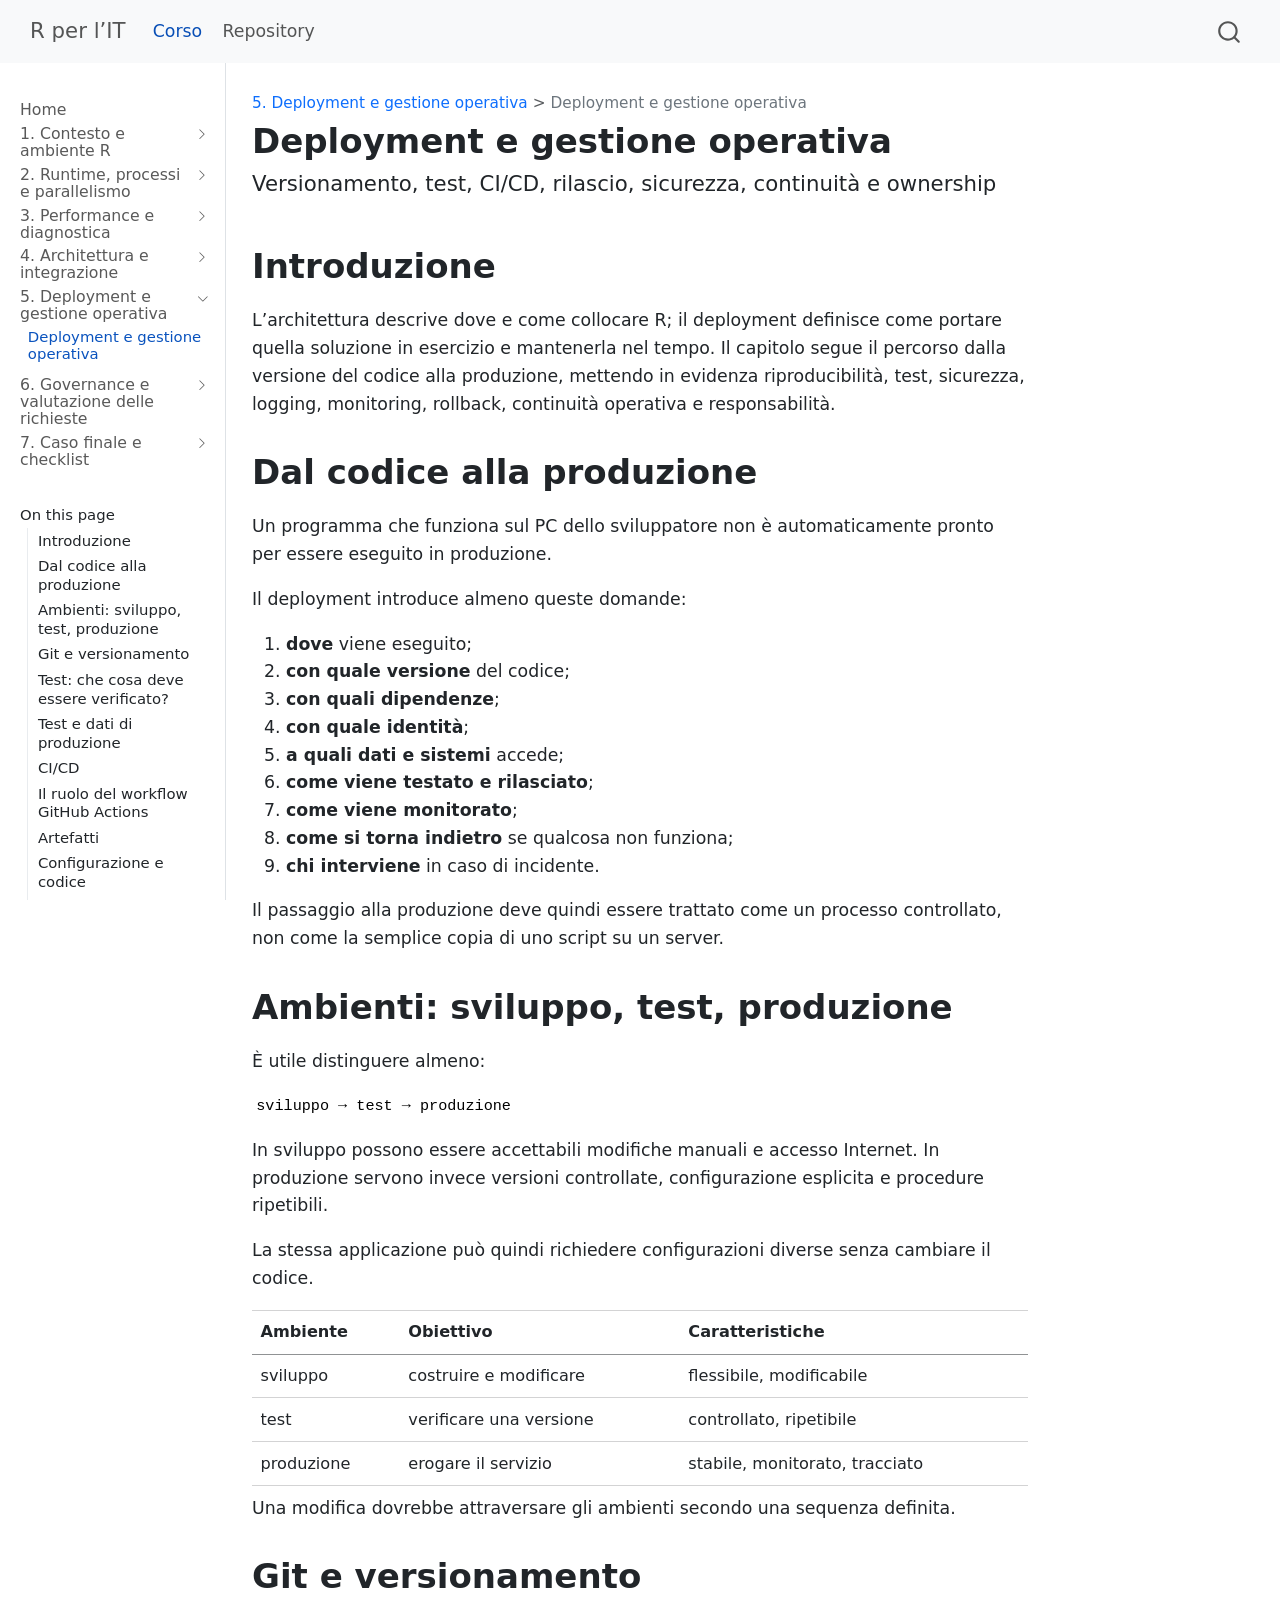
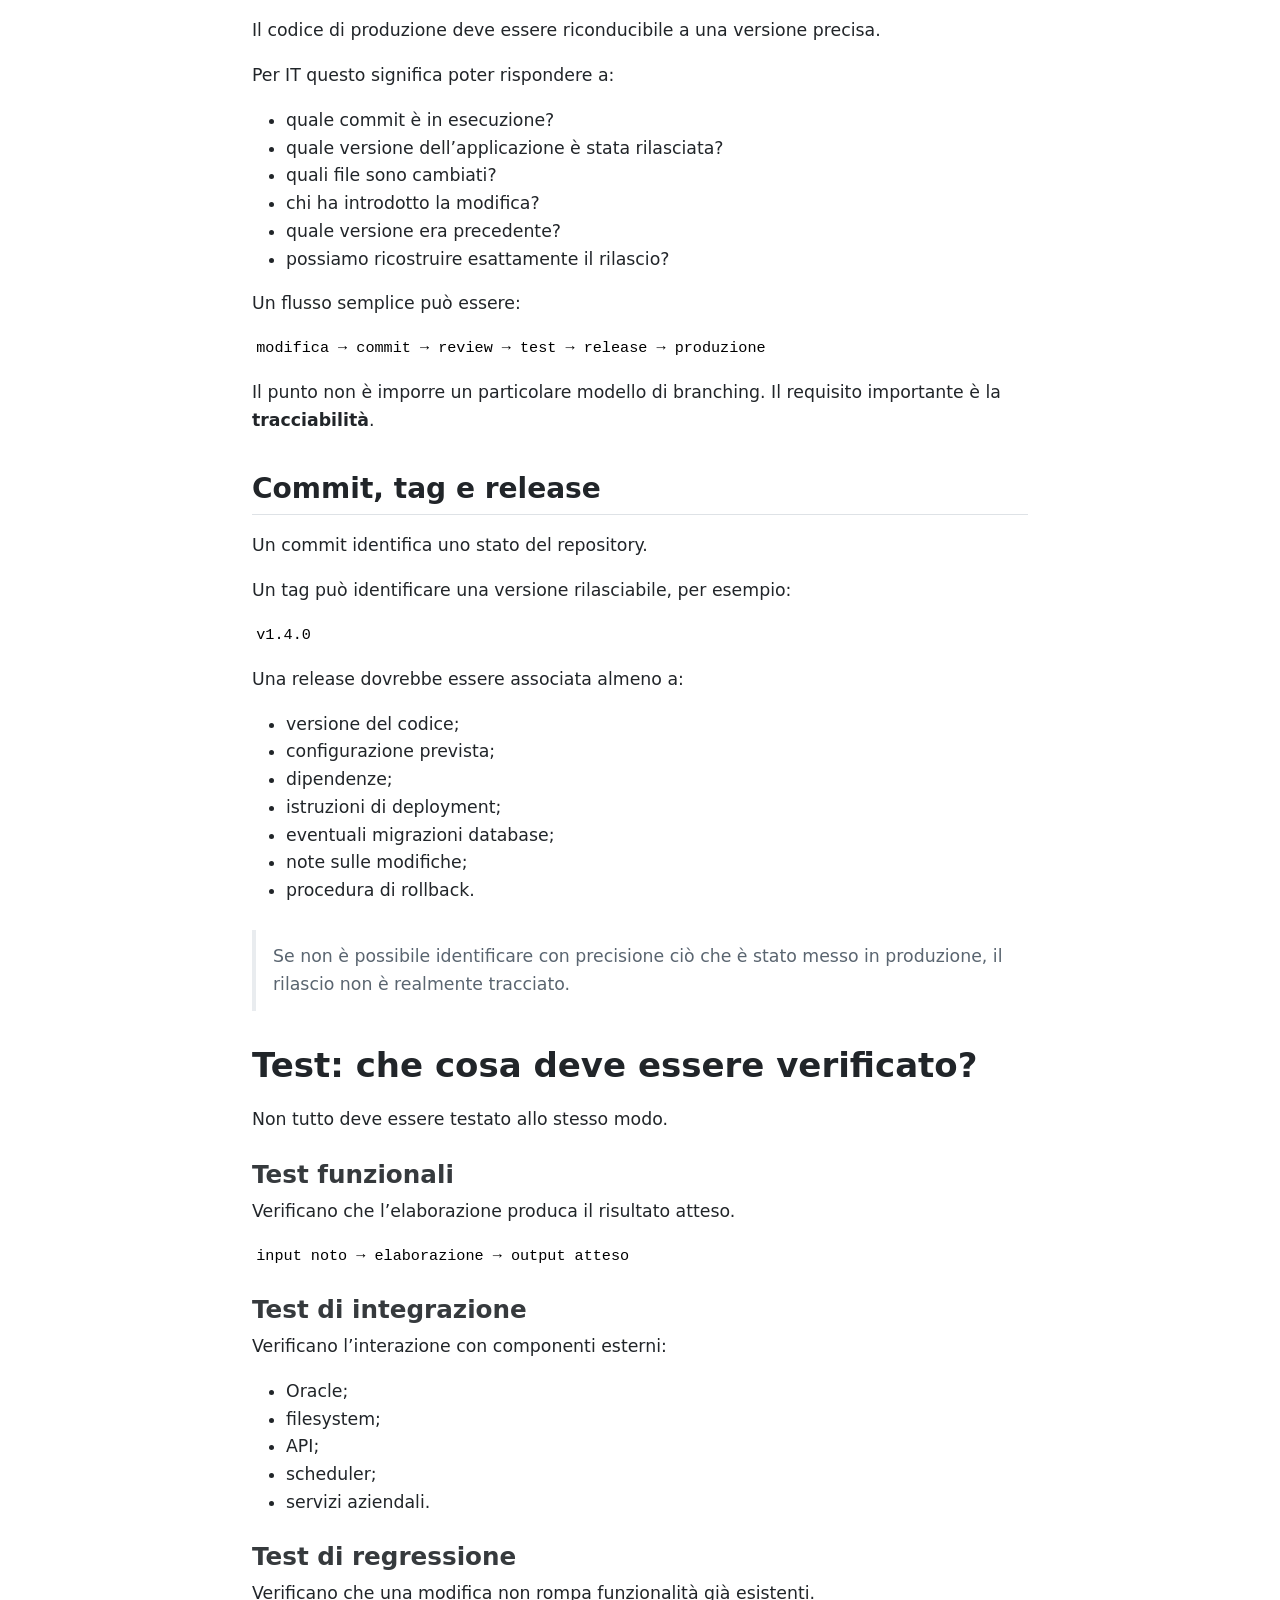
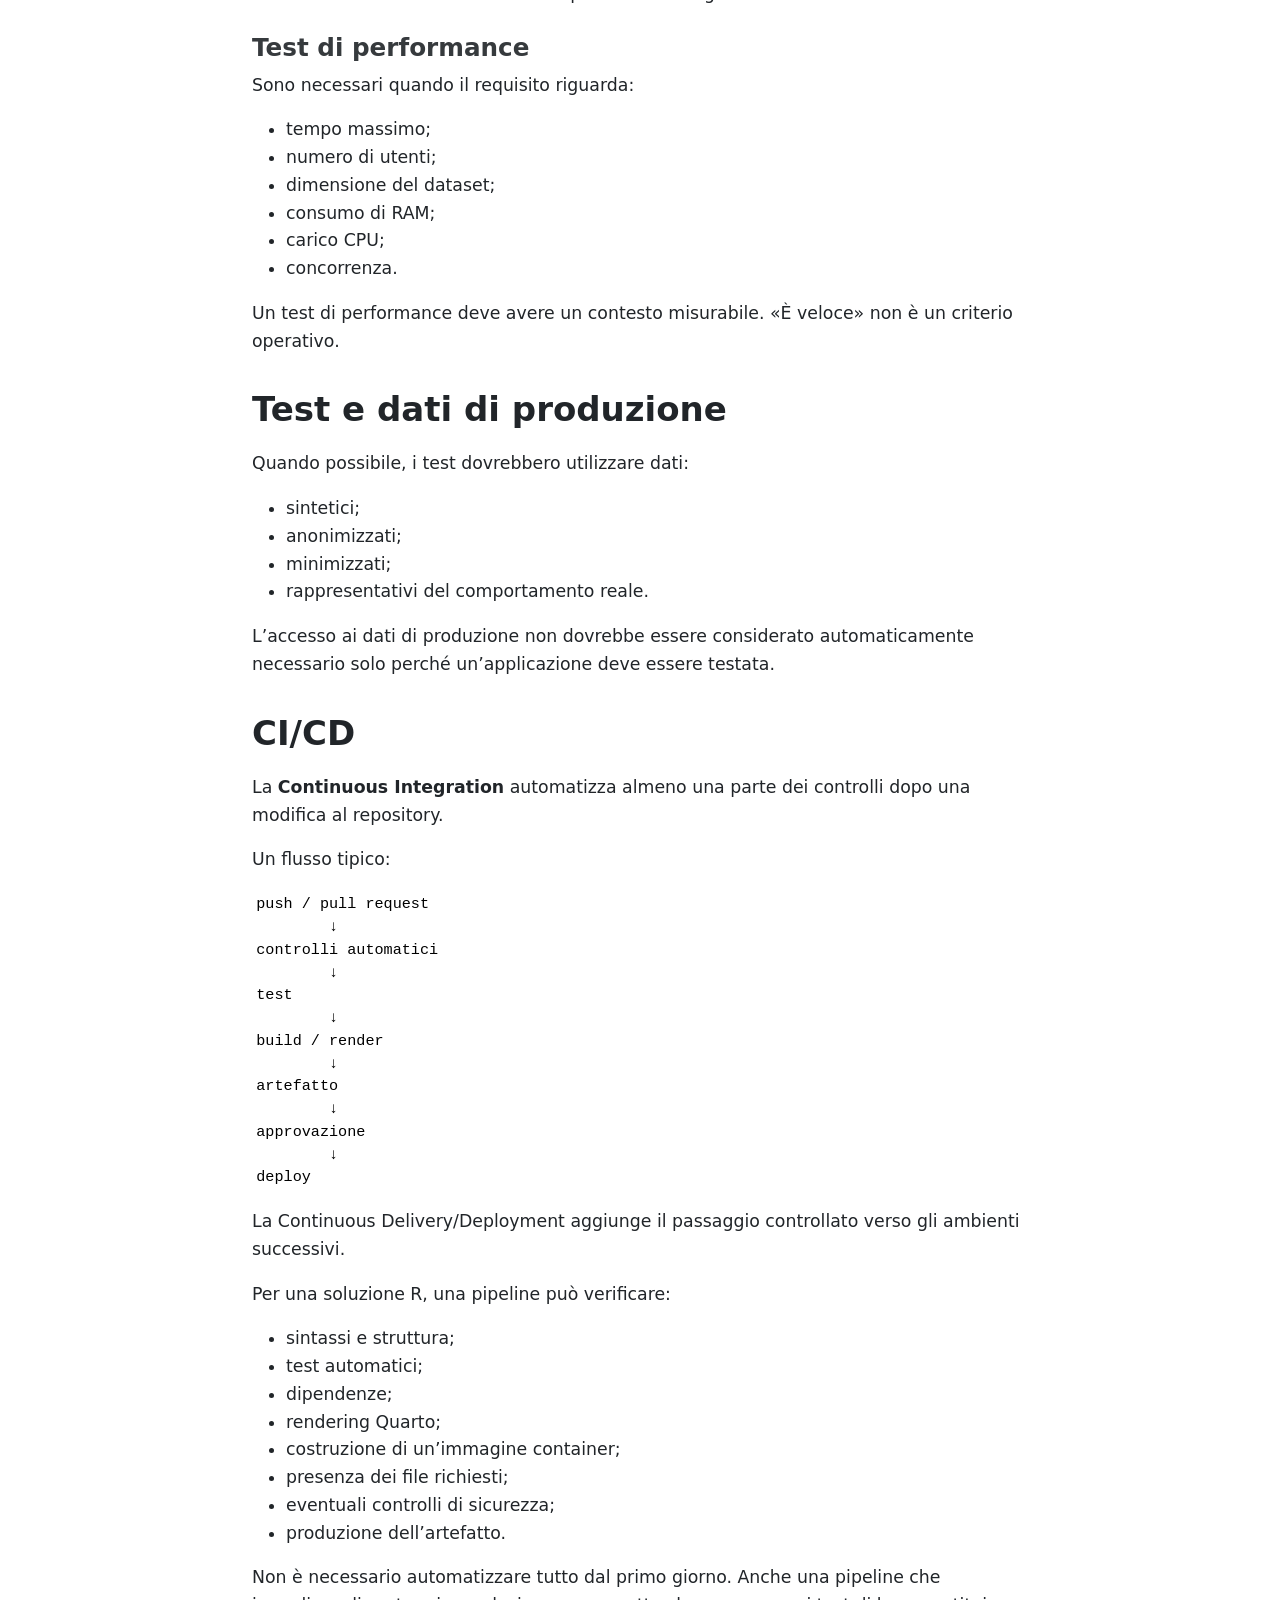
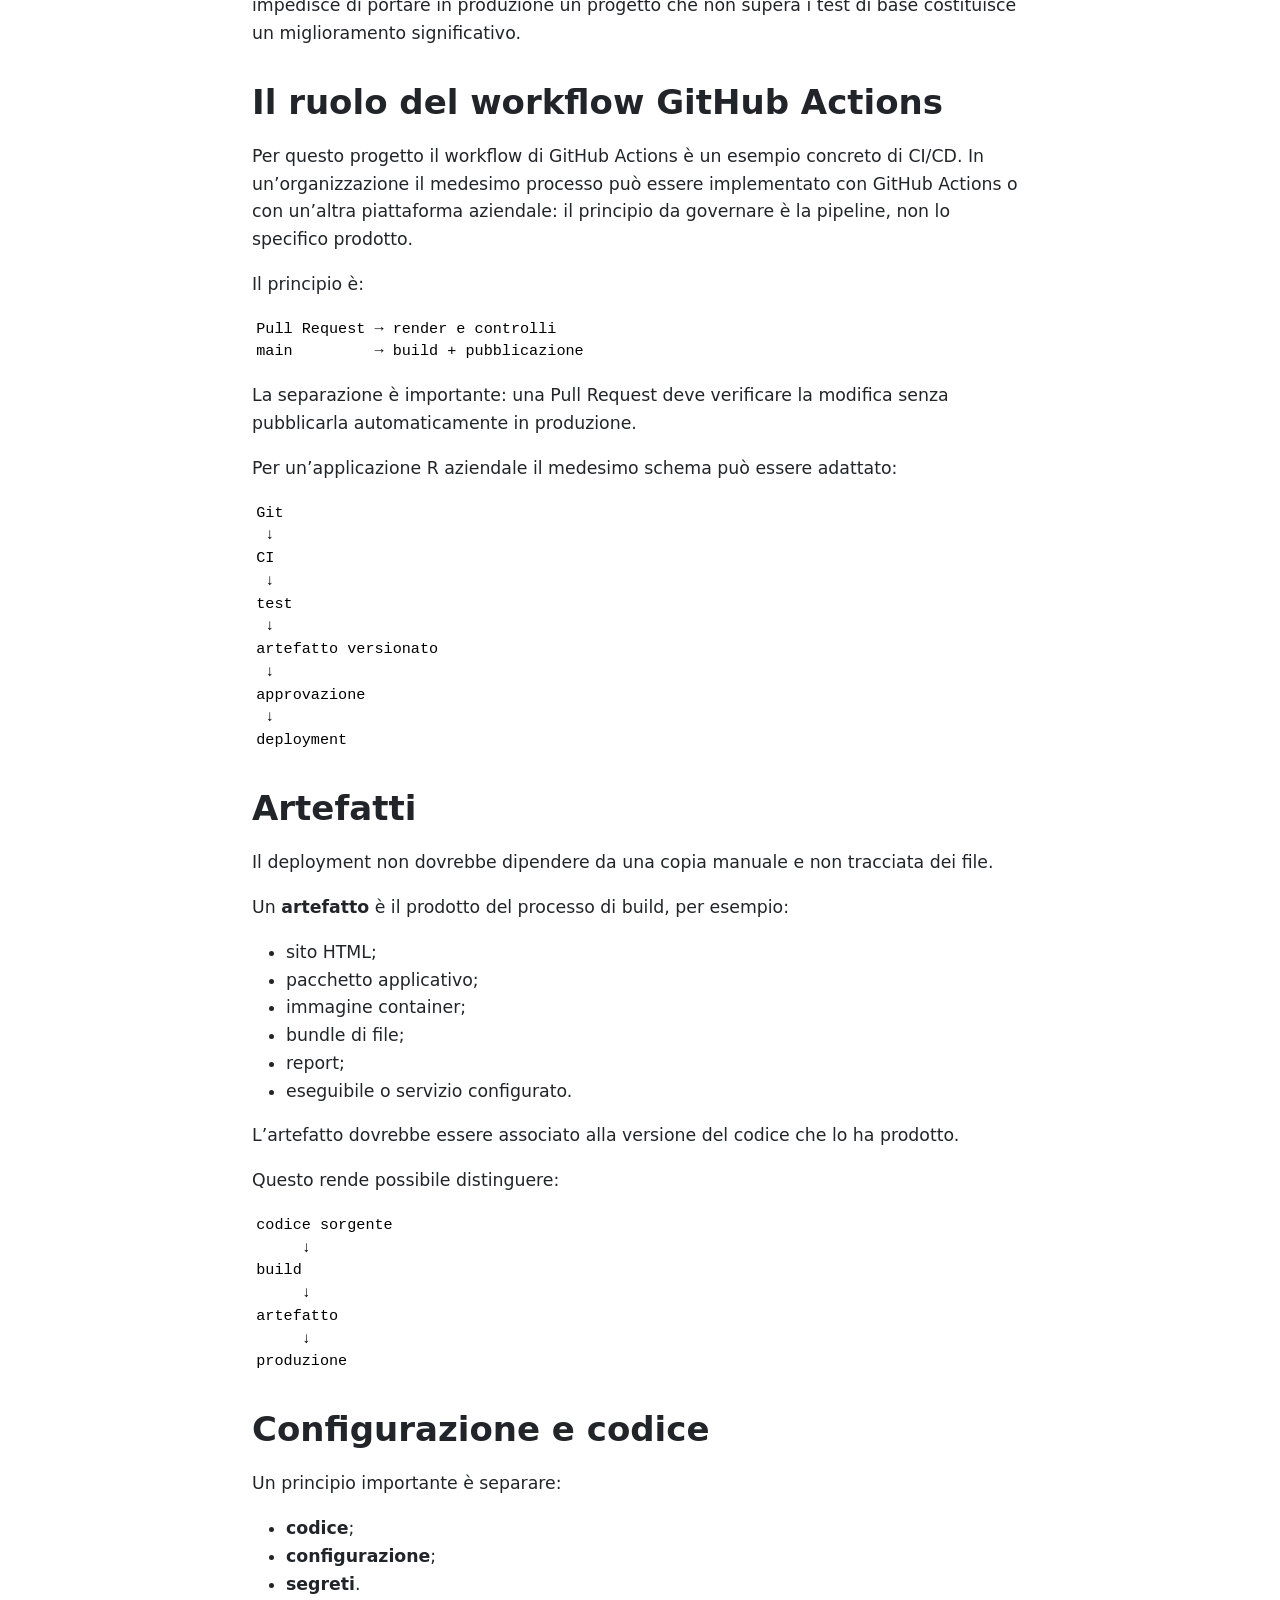
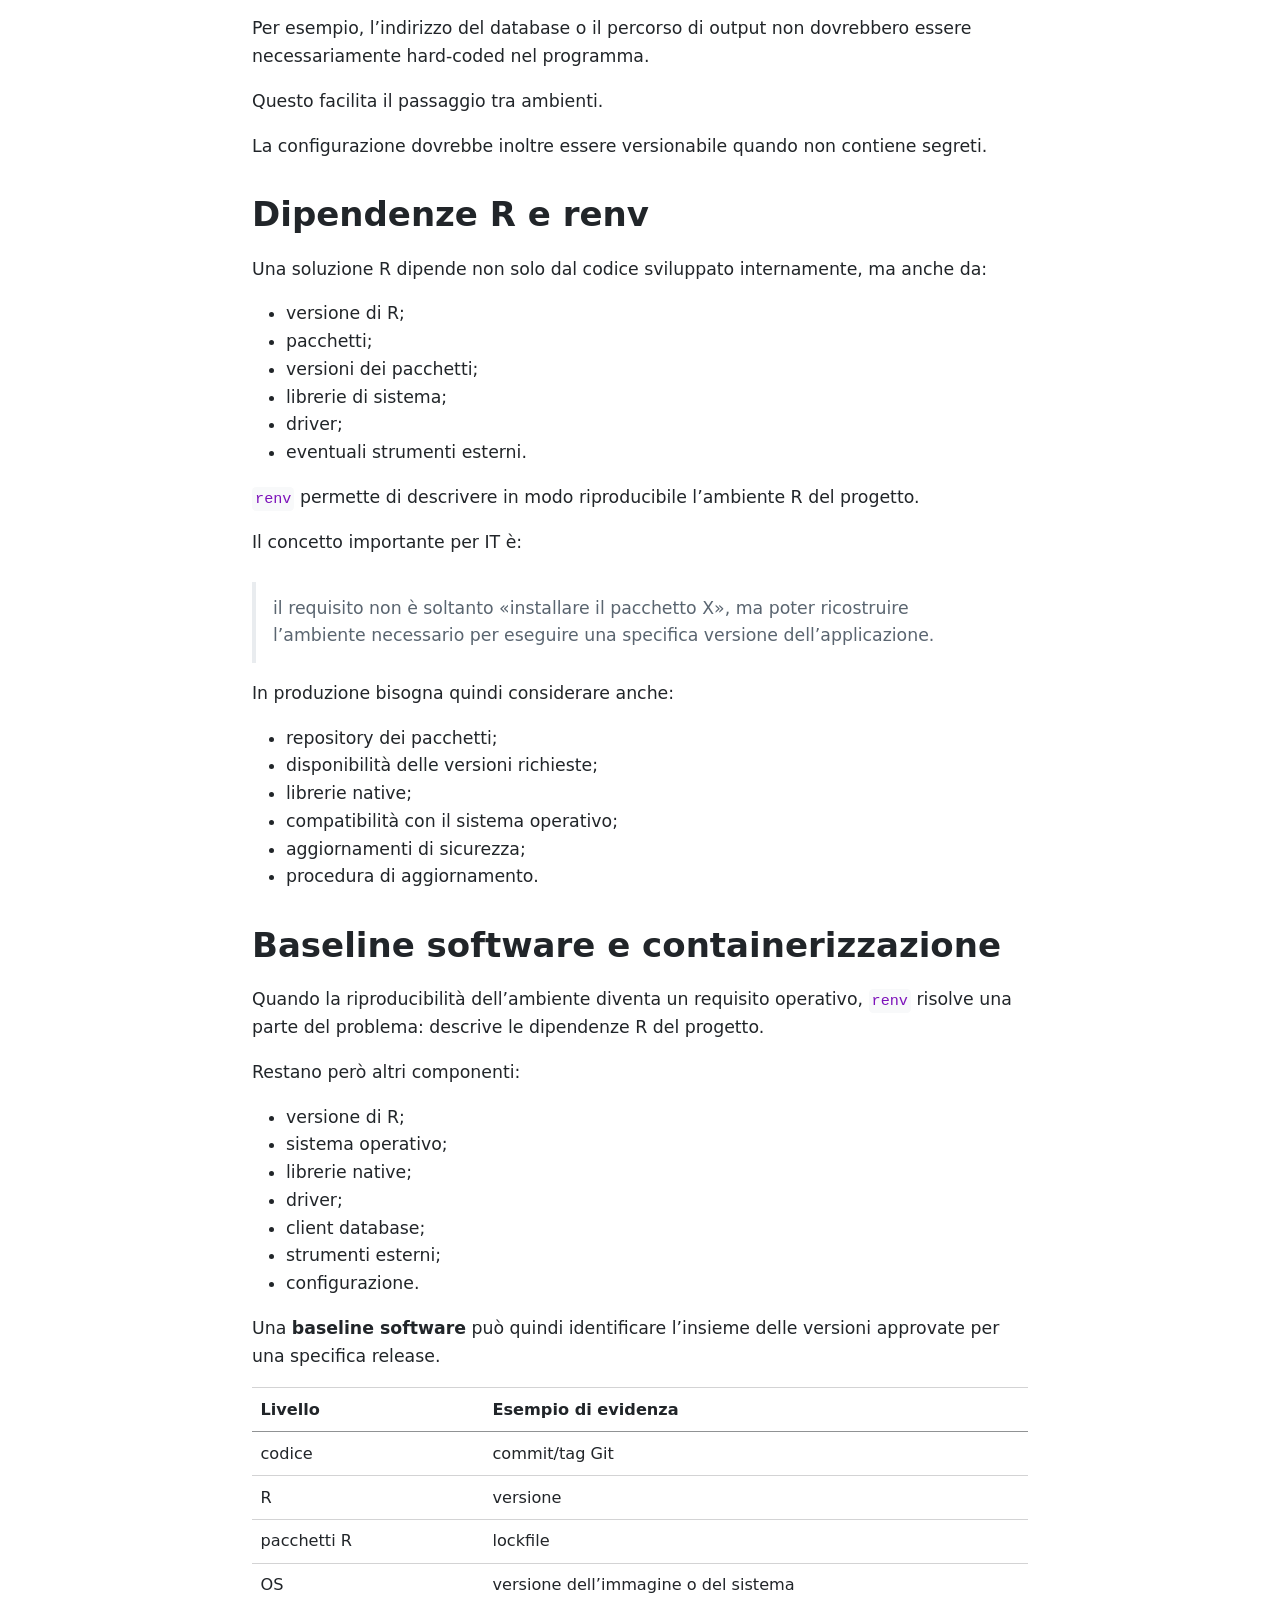
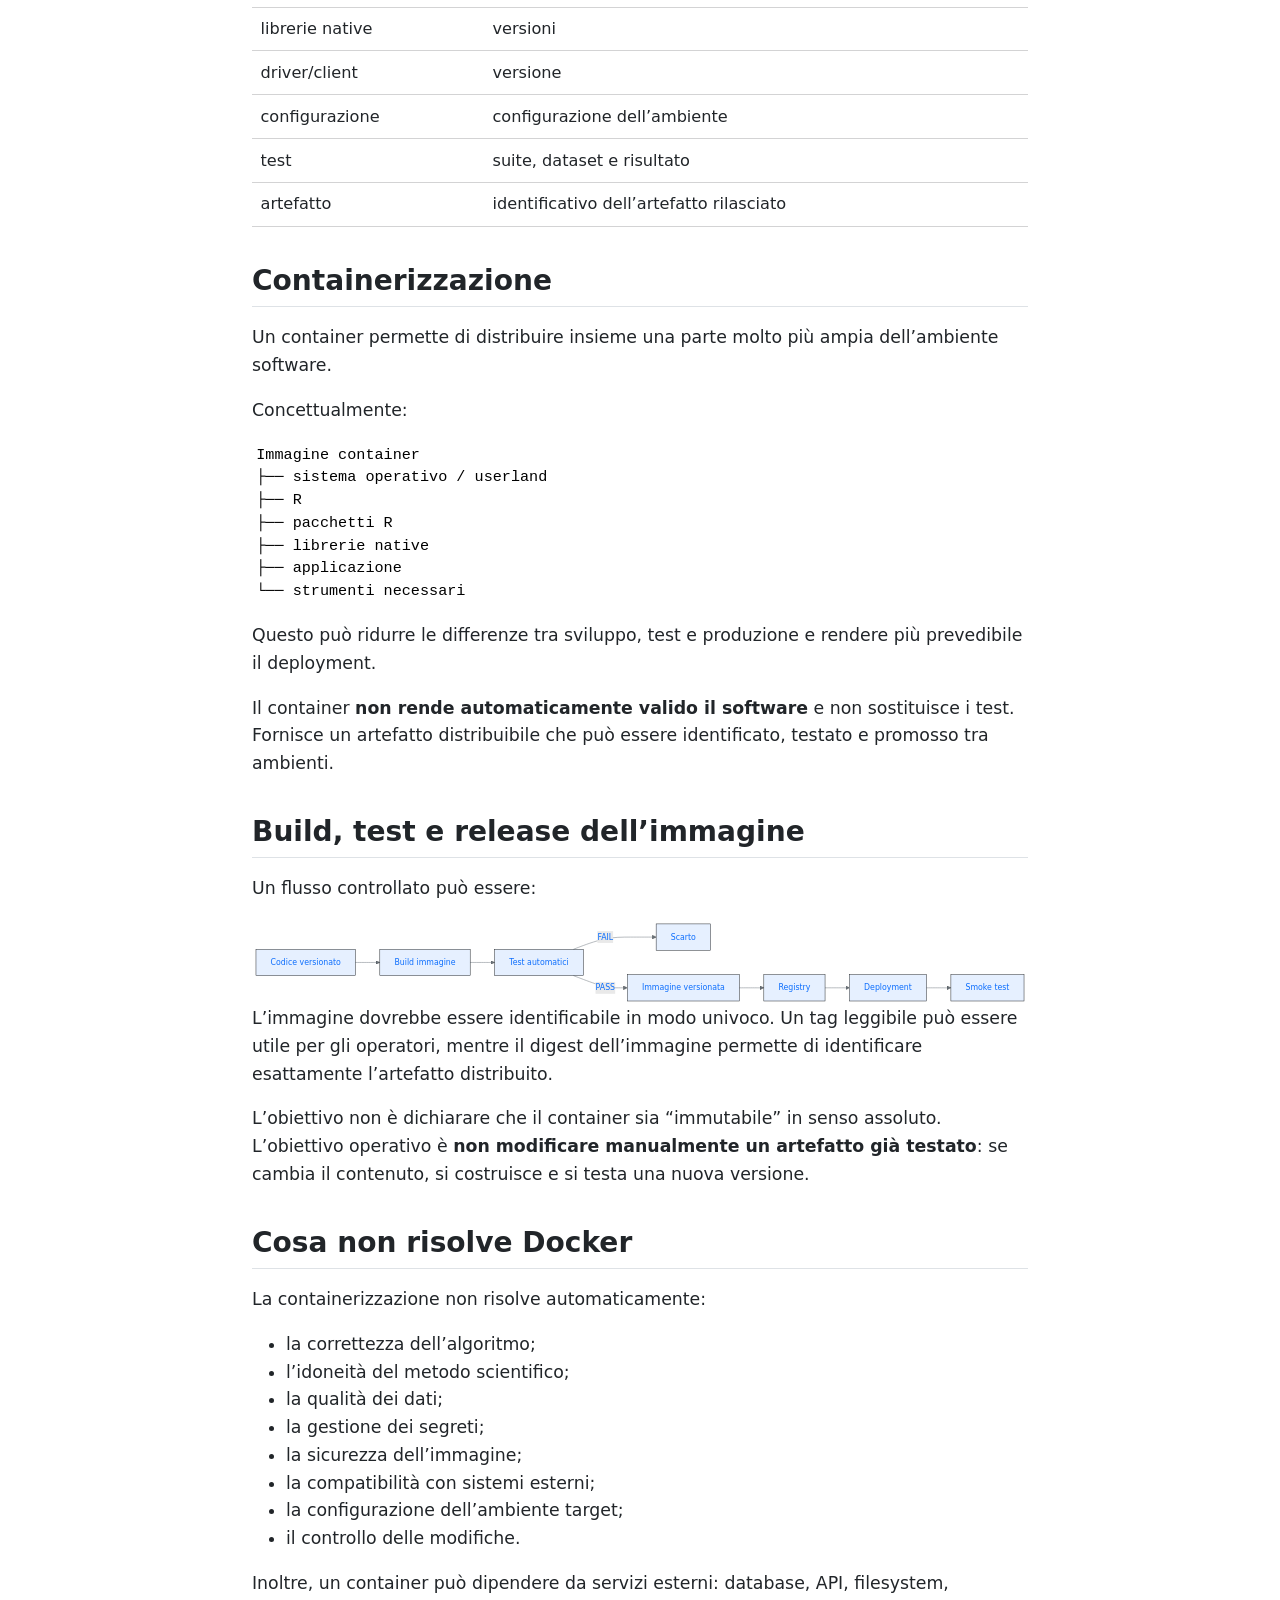
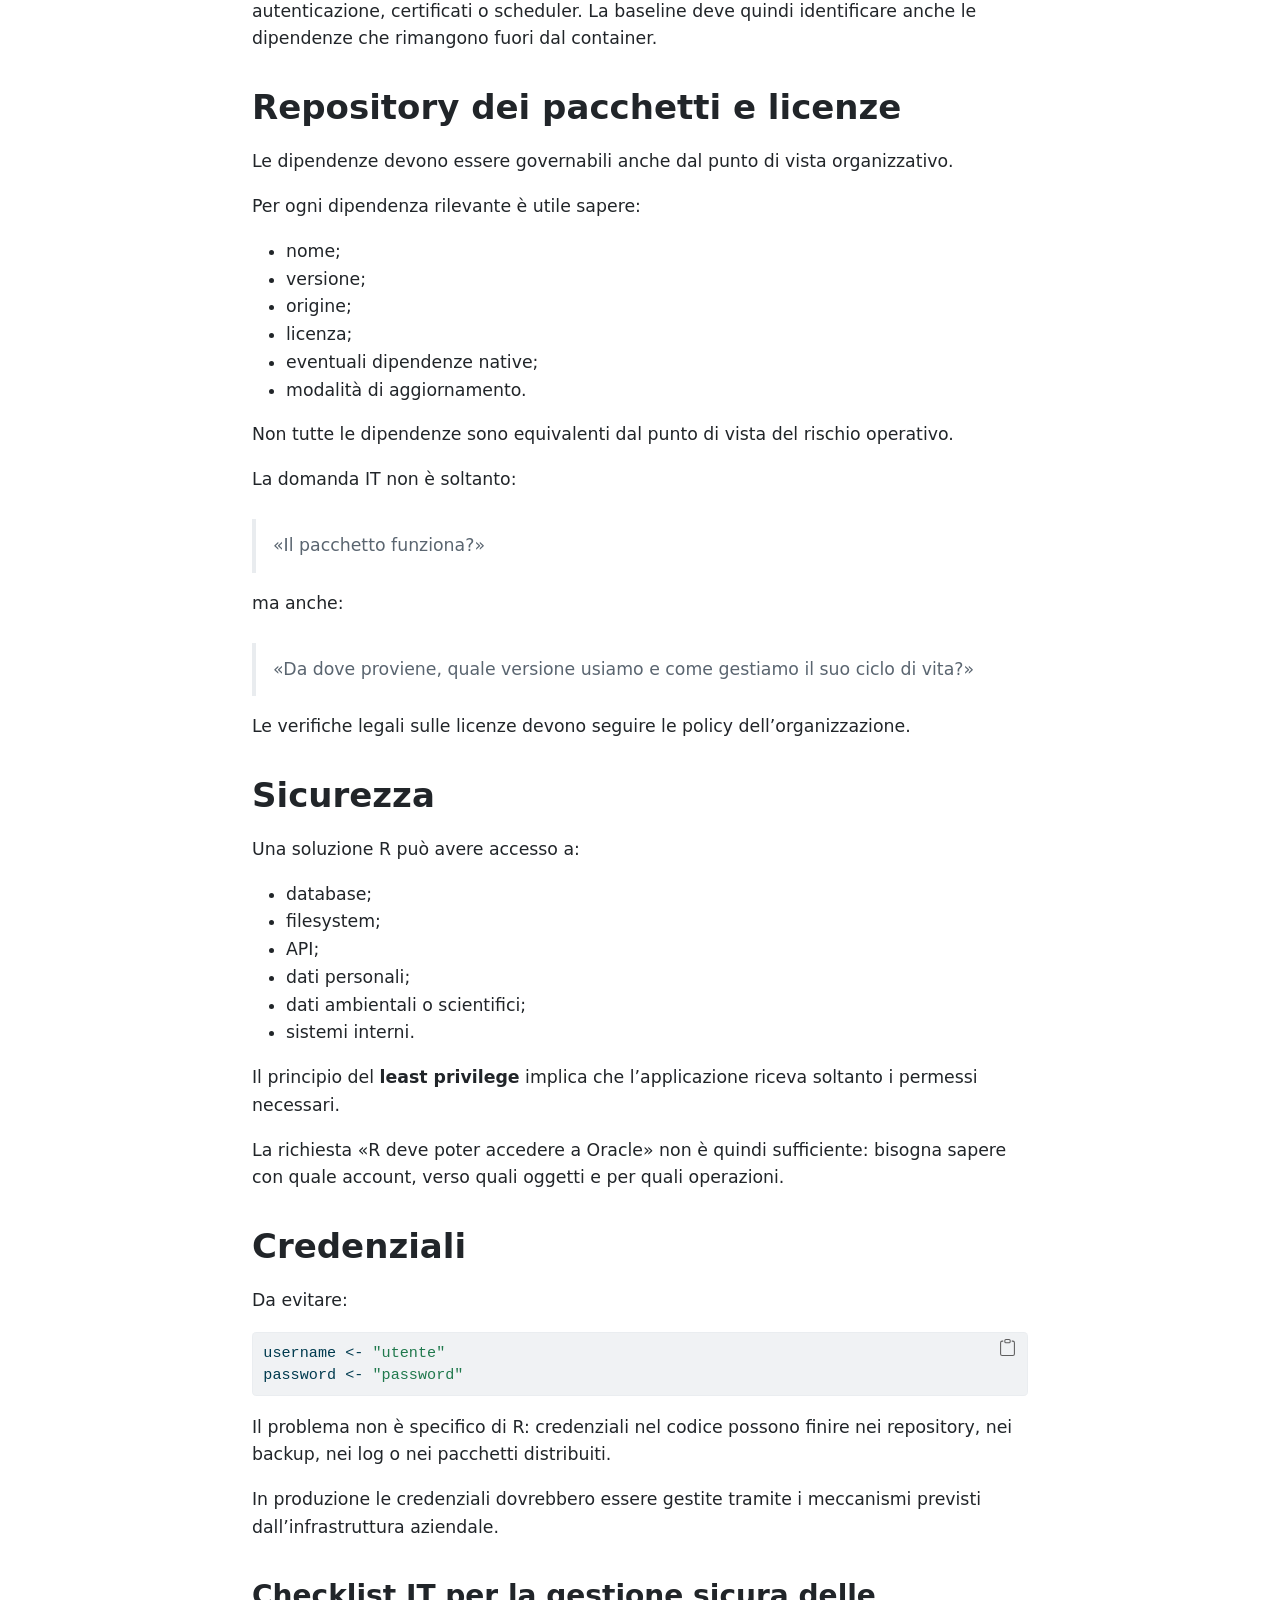
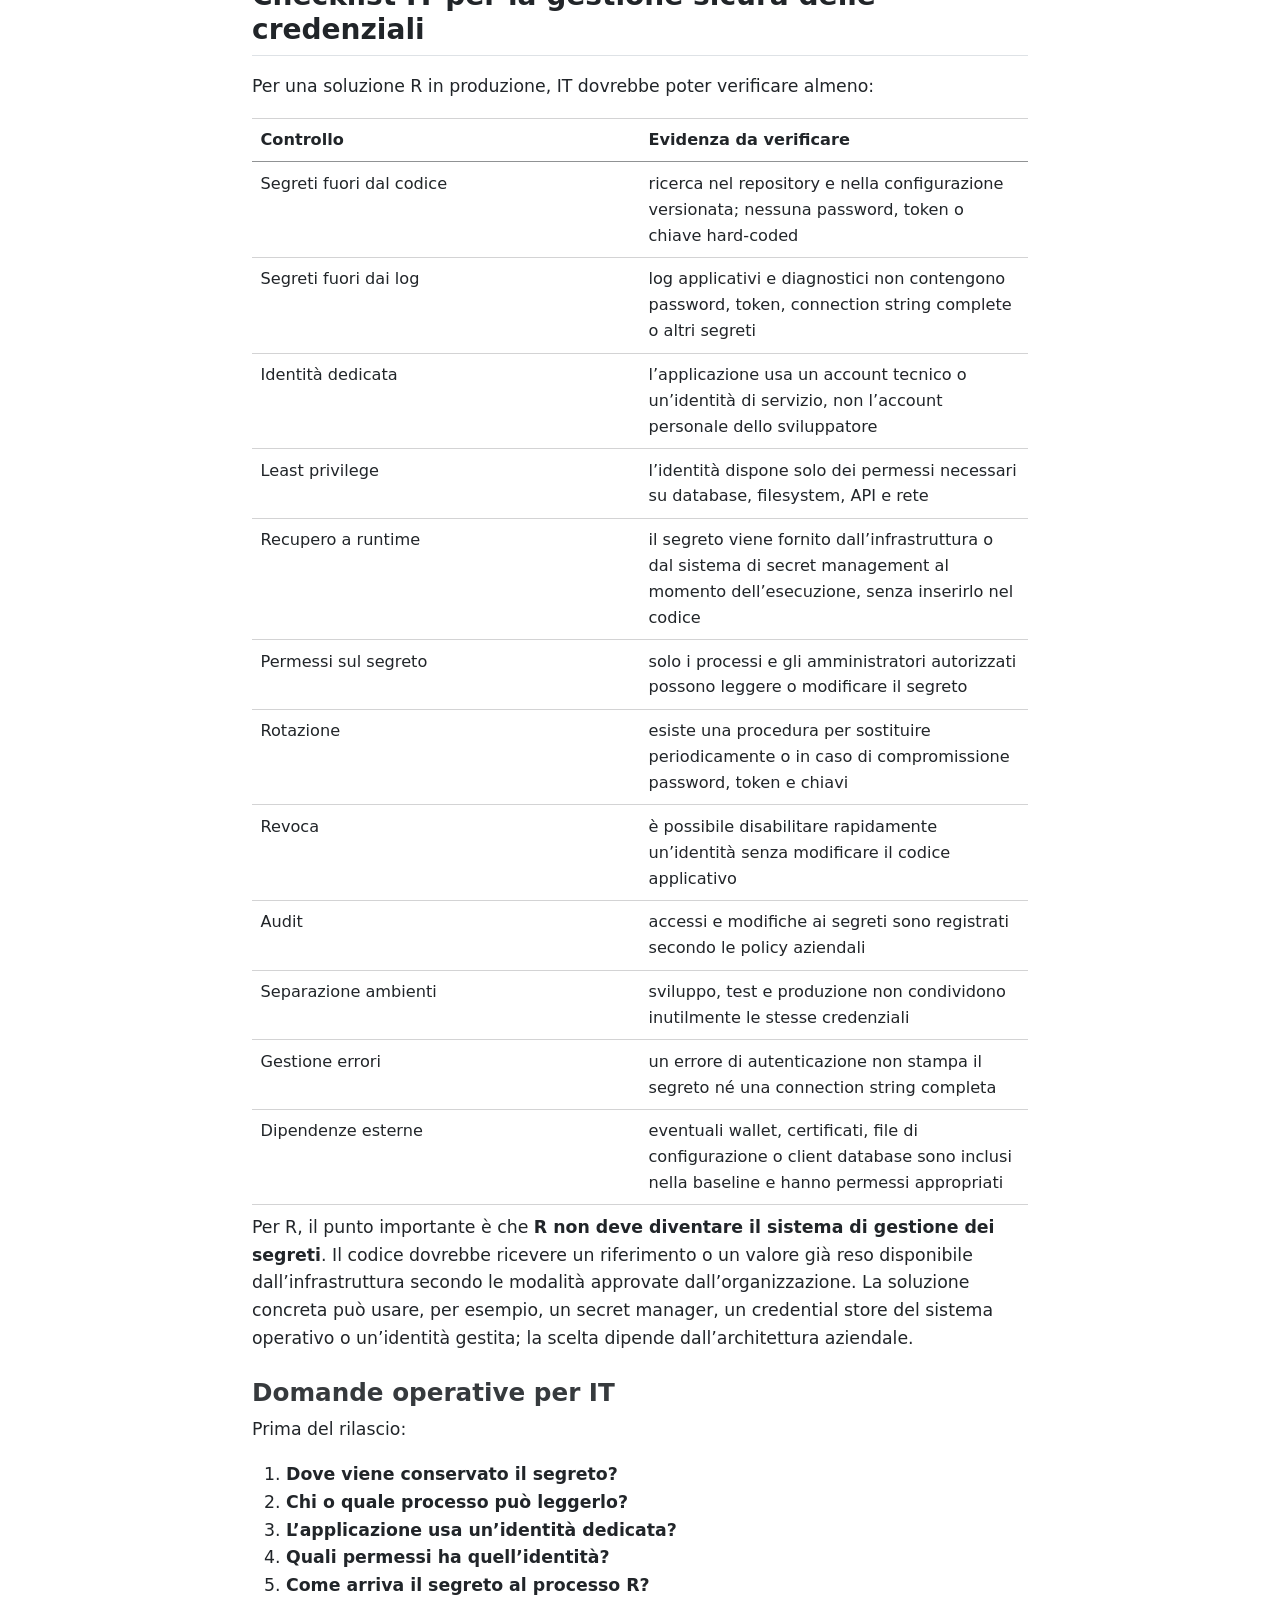
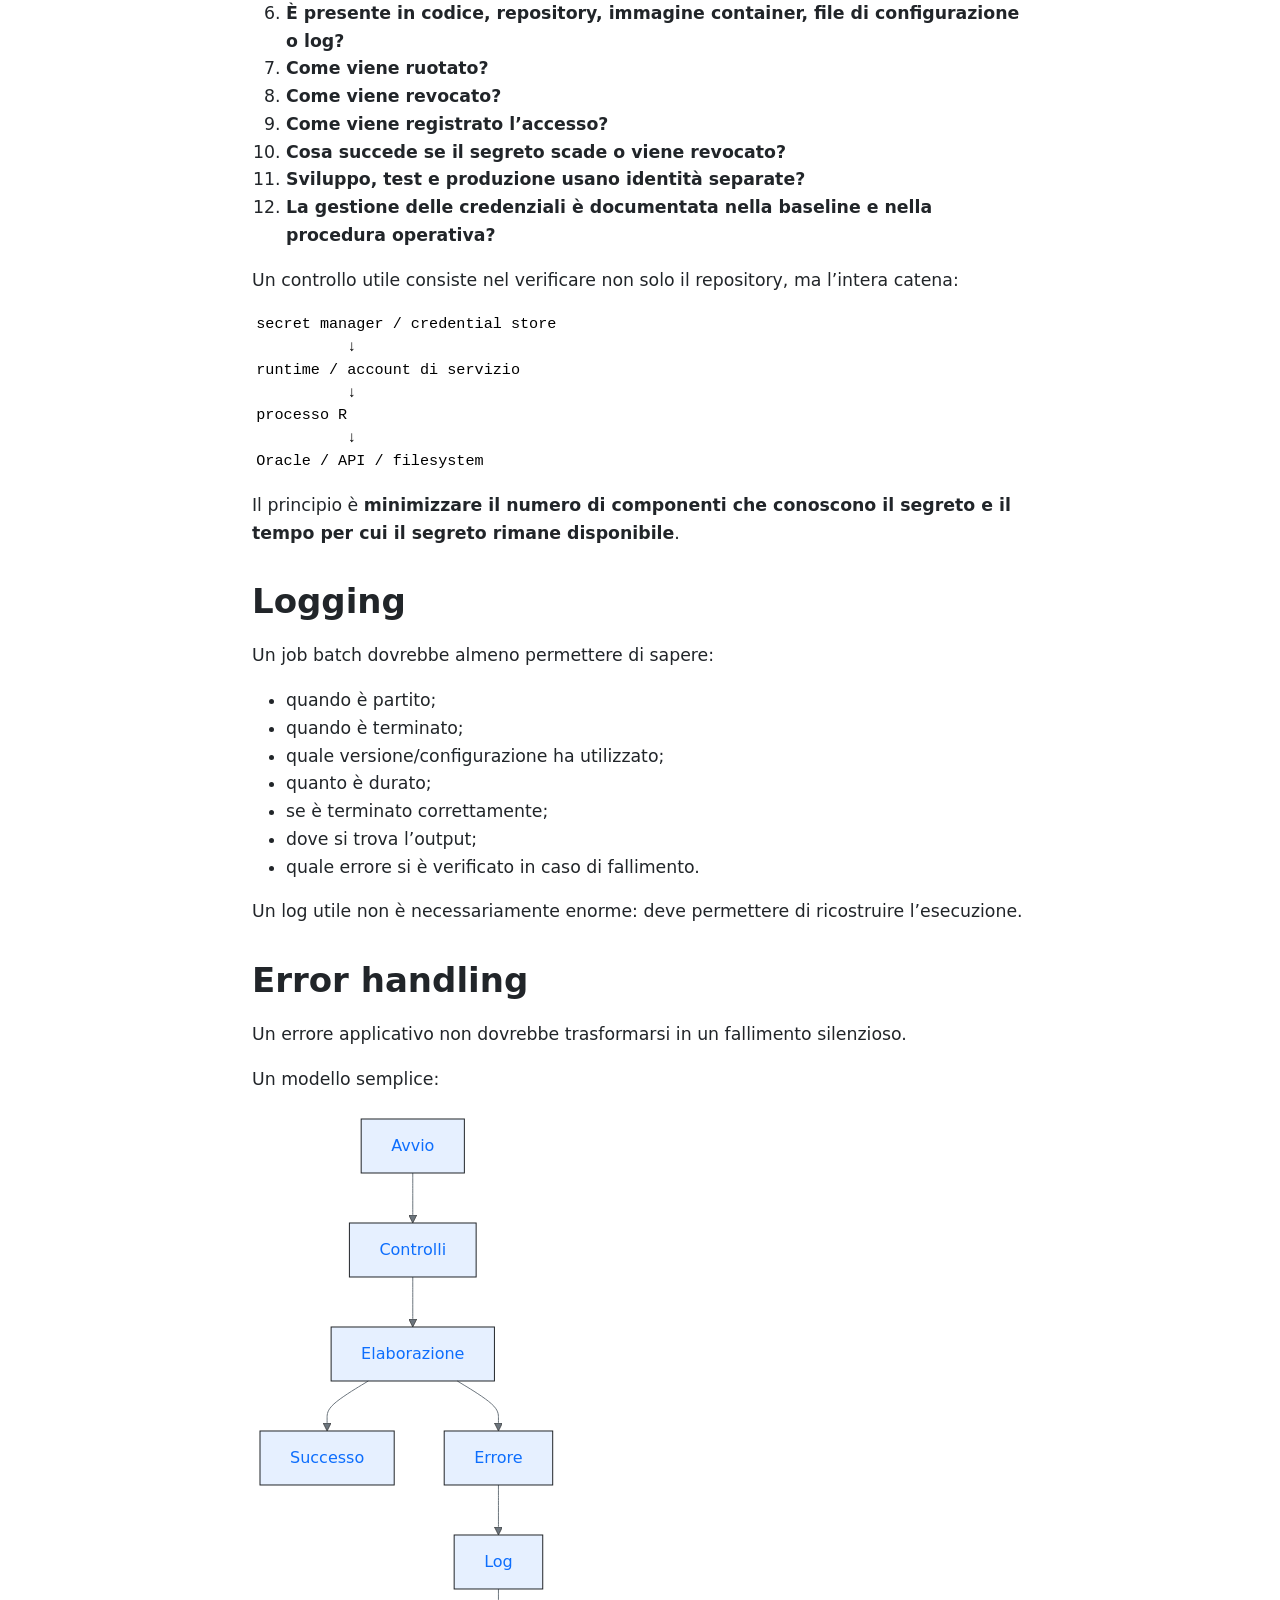
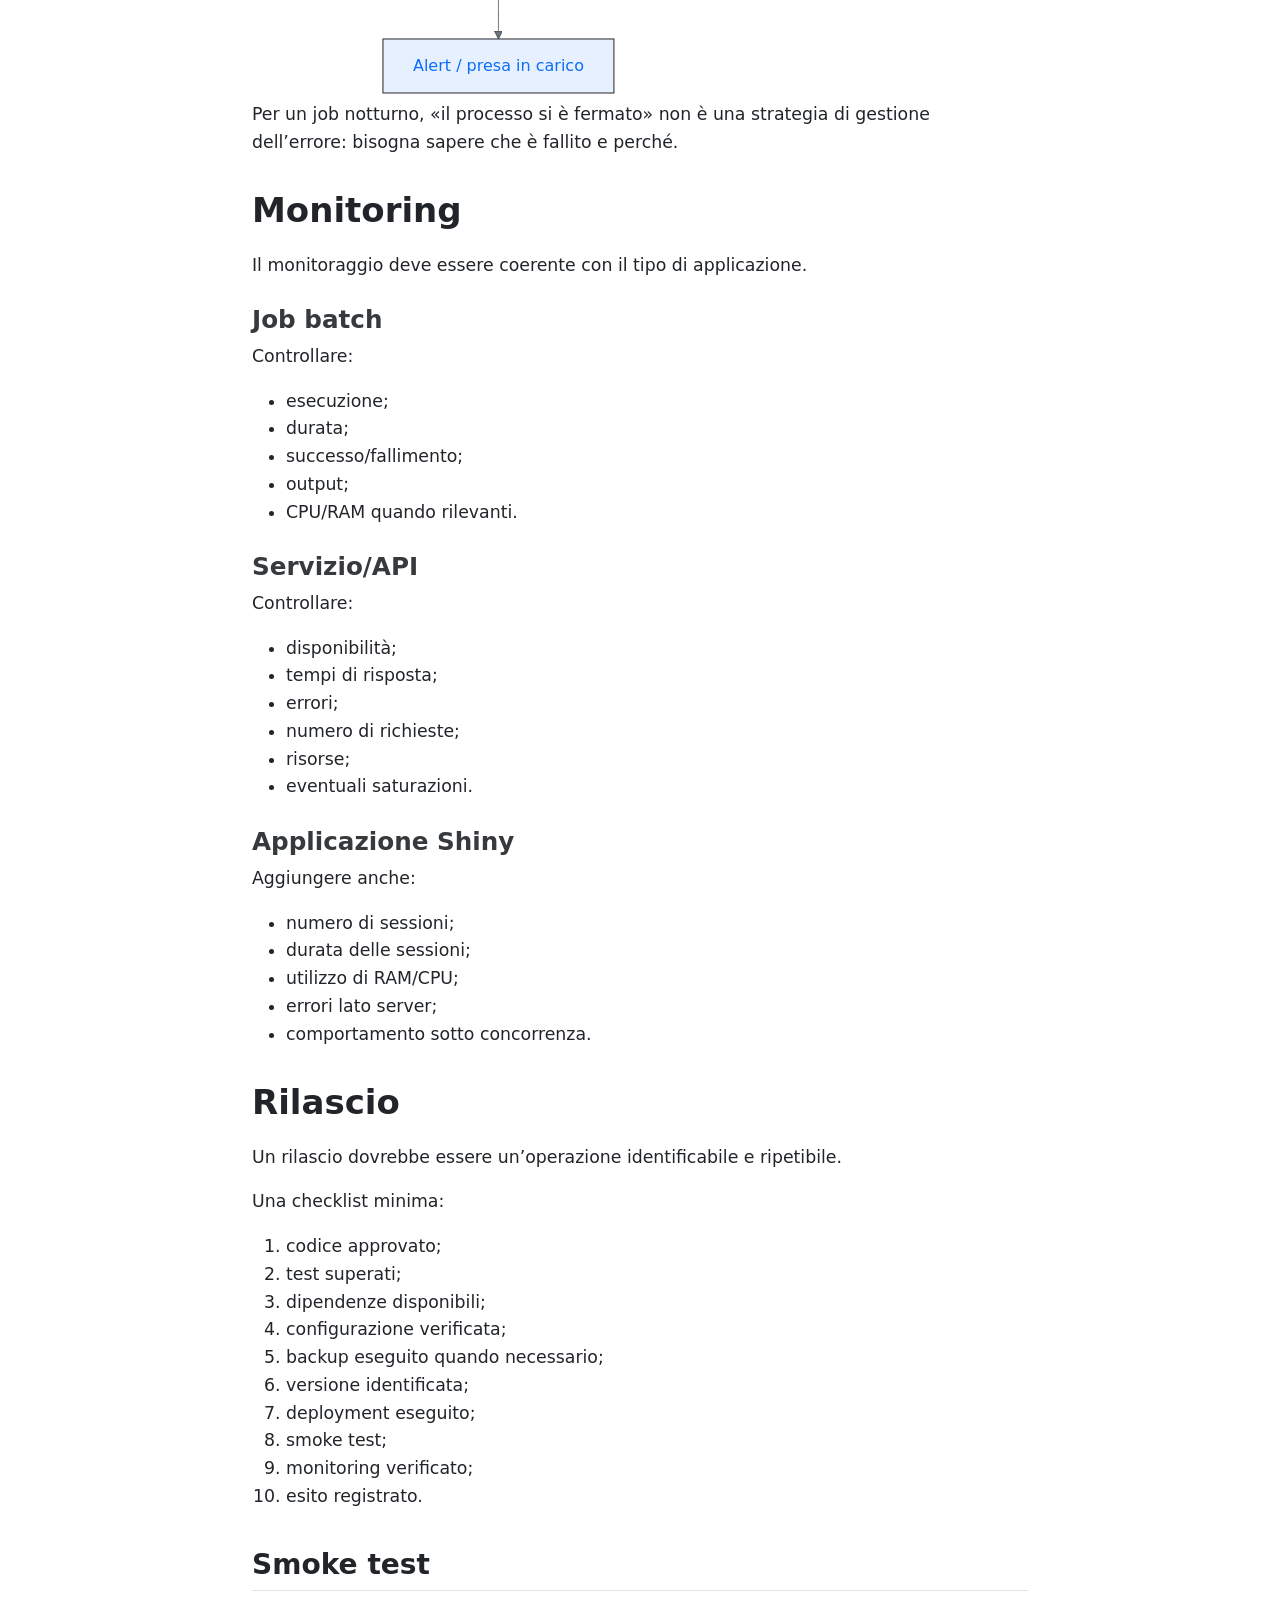
<file: 05-deployment.html>
<!DOCTYPE html>
<html xmlns="http://www.w3.org/1999/xhtml" lang="en" xml:lang="en"><head>

<meta charset="utf-8">
<meta name="generator" content="quarto-1.6.37">

<meta name="viewport" content="width=device-width, initial-scale=1.0, user-scalable=yes">


<title>Deployment e gestione operativa – R per l’IT</title>
<style>
code{white-space: pre-wrap;}
span.smallcaps{font-variant: small-caps;}
div.columns{display: flex; gap: min(4vw, 1.5em);}
div.column{flex: auto; overflow-x: auto;}
div.hanging-indent{margin-left: 1.5em; text-indent: -1.5em;}
ul.task-list{list-style: none;}
ul.task-list li input[type="checkbox"] {
  width: 0.8em;
  margin: 0 0.8em 0.2em -1em; /* quarto-specific, see https://github.com/quarto-dev/quarto-cli/issues/4556 */ 
  vertical-align: middle;
}
/* CSS for syntax highlighting */
pre > code.sourceCode { white-space: pre; position: relative; }
pre > code.sourceCode > span { line-height: 1.25; }
pre > code.sourceCode > span:empty { height: 1.2em; }
.sourceCode { overflow: visible; }
code.sourceCode > span { color: inherit; text-decoration: inherit; }
div.sourceCode { margin: 1em 0; }
pre.sourceCode { margin: 0; }
@media screen {
div.sourceCode { overflow: auto; }
}
@media print {
pre > code.sourceCode { white-space: pre-wrap; }
pre > code.sourceCode > span { display: inline-block; text-indent: -5em; padding-left: 5em; }
}
pre.numberSource code
  { counter-reset: source-line 0; }
pre.numberSource code > span
  { position: relative; left: -4em; counter-increment: source-line; }
pre.numberSource code > span > a:first-child::before
  { content: counter(source-line);
    position: relative; left: -1em; text-align: right; vertical-align: baseline;
    border: none; display: inline-block;
    -webkit-touch-callout: none; -webkit-user-select: none;
    -khtml-user-select: none; -moz-user-select: none;
    -ms-user-select: none; user-select: none;
    padding: 0 4px; width: 4em;
  }
pre.numberSource { margin-left: 3em;  padding-left: 4px; }
div.sourceCode
  {   }
@media screen {
pre > code.sourceCode > span > a:first-child::before { text-decoration: underline; }
}
</style>


<script src="site_libs/quarto-nav/quarto-nav.js"></script>
<script src="site_libs/quarto-nav/headroom.min.js"></script>
<script src="site_libs/clipboard/clipboard.min.js"></script>
<script src="site_libs/quarto-search/autocomplete.umd.js"></script>
<script src="site_libs/quarto-search/fuse.min.js"></script>
<script src="site_libs/quarto-search/quarto-search.js"></script>
<meta name="quarto:offset" content="./">
<script src="site_libs/quarto-html/quarto.js"></script>
<script src="site_libs/quarto-html/popper.min.js"></script>
<script src="site_libs/quarto-html/tippy.umd.min.js"></script>
<script src="site_libs/quarto-html/anchor.min.js"></script>
<link href="site_libs/quarto-html/tippy.css" rel="stylesheet">
<link href="site_libs/quarto-html/quarto-syntax-highlighting-29e2c20b02301cfff04dc8050bf30c7e.css" rel="stylesheet" id="quarto-text-highlighting-styles">
<script src="site_libs/bootstrap/bootstrap.min.js"></script>
<link href="site_libs/bootstrap/bootstrap-icons.css" rel="stylesheet">
<link href="site_libs/bootstrap/bootstrap-346f7653faf71f503ba44a80ac96ac51.min.css" rel="stylesheet" append-hash="true" id="quarto-bootstrap" data-mode="light">
<script id="quarto-search-options" type="application/json">{
  "location": "navbar",
  "copy-button": false,
  "collapse-after": 3,
  "panel-placement": "end",
  "type": "overlay",
  "limit": 50,
  "keyboard-shortcut": [
    "f",
    "/",
    "s"
  ],
  "show-item-context": false,
  "language": {
    "search-no-results-text": "No results",
    "search-matching-documents-text": "matching documents",
    "search-copy-link-title": "Copy link to search",
    "search-hide-matches-text": "Hide additional matches",
    "search-more-match-text": "more match in this document",
    "search-more-matches-text": "more matches in this document",
    "search-clear-button-title": "Clear",
    "search-text-placeholder": "",
    "search-detached-cancel-button-title": "Cancel",
    "search-submit-button-title": "Submit",
    "search-label": "Search"
  }
}</script>
<style>html{ scroll-behavior: smooth; }</style>
<script src="site_libs/quarto-diagram/mermaid.min.js"></script>
<script src="site_libs/quarto-diagram/mermaid-init.js"></script>
<link href="site_libs/quarto-diagram/mermaid.css" rel="stylesheet">


<link rel="stylesheet" href="styles.css">
</head>

<body class="nav-sidebar docked nav-fixed">

<div id="quarto-search-results"></div>
  <header id="quarto-header" class="headroom fixed-top">
    <nav class="navbar navbar-expand-lg " data-bs-theme="dark">
      <div class="navbar-container container-fluid">
      <div class="navbar-brand-container mx-auto">
    <a class="navbar-brand" href="./index.html">
    <span class="navbar-title">R per l’IT</span>
    </a>
  </div>
            <div id="quarto-search" class="" title="Search"></div>
          <button class="navbar-toggler" type="button" data-bs-toggle="collapse" data-bs-target="#navbarCollapse" aria-controls="navbarCollapse" role="menu" aria-expanded="false" aria-label="Toggle navigation" onclick="if (window.quartoToggleHeadroom) { window.quartoToggleHeadroom(); }">
  <span class="navbar-toggler-icon"></span>
</button>
          <div class="collapse navbar-collapse" id="navbarCollapse">
            <ul class="navbar-nav navbar-nav-scroll me-auto">
  <li class="nav-item">
    <a class="nav-link active" href="./index.html" aria-current="page"> 
<span class="menu-text">Corso</span></a>
  </li>  
  <li class="nav-item">
    <a class="nav-link" href="https://github.com/andreabz/R_per_IT"> 
<span class="menu-text">Repository</span></a>
  </li>  
</ul>
          </div> <!-- /navcollapse -->
            <div class="quarto-navbar-tools">
</div>
      </div> <!-- /container-fluid -->
    </nav>
  <nav class="quarto-secondary-nav">
    <div class="container-fluid d-flex">
      <button type="button" class="quarto-btn-toggle btn" data-bs-toggle="collapse" role="button" data-bs-target=".quarto-sidebar-collapse-item" aria-controls="quarto-sidebar" aria-expanded="false" aria-label="Toggle sidebar navigation" onclick="if (window.quartoToggleHeadroom) { window.quartoToggleHeadroom(); }">
        <i class="bi bi-layout-text-sidebar-reverse"></i>
      </button>
        <nav class="quarto-page-breadcrumbs" aria-label="breadcrumb"><ol class="breadcrumb"><li class="breadcrumb-item"><a href="./05-deployment.html">5. Deployment e gestione operativa</a></li><li class="breadcrumb-item"><a href="./05-deployment.html">Deployment e gestione operativa</a></li></ol></nav>
        <a class="flex-grow-1" role="navigation" data-bs-toggle="collapse" data-bs-target=".quarto-sidebar-collapse-item" aria-controls="quarto-sidebar" aria-expanded="false" aria-label="Toggle sidebar navigation" onclick="if (window.quartoToggleHeadroom) { window.quartoToggleHeadroom(); }">      
        </a>
    </div>
  </nav>
</header>
<!-- content -->
<div id="quarto-content" class="quarto-container page-columns page-rows-contents page-layout-article page-navbar">
<!-- sidebar -->
  <nav id="quarto-sidebar" class="sidebar collapse collapse-horizontal quarto-sidebar-collapse-item sidebar-navigation docked overflow-auto">
    <div class="sidebar-menu-container"> 
    <ul class="list-unstyled mt-1">
        <li class="sidebar-item">
  <div class="sidebar-item-container"> 
  <a href="./index.html" class="sidebar-item-text sidebar-link">
 <span class="menu-text">Home</span></a>
  </div>
</li>
        <li class="sidebar-item sidebar-item-section">
      <div class="sidebar-item-container"> 
            <a class="sidebar-item-text sidebar-link text-start collapsed" data-bs-toggle="collapse" data-bs-target="#quarto-sidebar-section-1" role="navigation" aria-expanded="false">
 <span class="menu-text">1. Contesto e ambiente R</span></a>
          <a class="sidebar-item-toggle text-start collapsed" data-bs-toggle="collapse" data-bs-target="#quarto-sidebar-section-1" role="navigation" aria-expanded="false" aria-label="Toggle section">
            <i class="bi bi-chevron-right ms-2"></i>
          </a> 
      </div>
      <ul id="quarto-sidebar-section-1" class="collapse list-unstyled sidebar-section depth1 ">  
          <li class="sidebar-item">
  <div class="sidebar-item-container"> 
  <a href="./01-contesto.html" class="sidebar-item-text sidebar-link">
 <span class="menu-text">Contesto e ambiente R</span></a>
  </div>
</li>
      </ul>
  </li>
        <li class="sidebar-item sidebar-item-section">
      <div class="sidebar-item-container"> 
            <a class="sidebar-item-text sidebar-link text-start collapsed" data-bs-toggle="collapse" data-bs-target="#quarto-sidebar-section-2" role="navigation" aria-expanded="false">
 <span class="menu-text">2. Runtime, processi e parallelismo</span></a>
          <a class="sidebar-item-toggle text-start collapsed" data-bs-toggle="collapse" data-bs-target="#quarto-sidebar-section-2" role="navigation" aria-expanded="false" aria-label="Toggle section">
            <i class="bi bi-chevron-right ms-2"></i>
          </a> 
      </div>
      <ul id="quarto-sidebar-section-2" class="collapse list-unstyled sidebar-section depth1 ">  
          <li class="sidebar-item">
  <div class="sidebar-item-container"> 
  <a href="./02-runtime.html" class="sidebar-item-text sidebar-link">
 <span class="menu-text">Runtime, processi e parallelismo</span></a>
  </div>
</li>
      </ul>
  </li>
        <li class="sidebar-item sidebar-item-section">
      <div class="sidebar-item-container"> 
            <a class="sidebar-item-text sidebar-link text-start collapsed" data-bs-toggle="collapse" data-bs-target="#quarto-sidebar-section-3" role="navigation" aria-expanded="false">
 <span class="menu-text">3. Performance e diagnostica</span></a>
          <a class="sidebar-item-toggle text-start collapsed" data-bs-toggle="collapse" data-bs-target="#quarto-sidebar-section-3" role="navigation" aria-expanded="false" aria-label="Toggle section">
            <i class="bi bi-chevron-right ms-2"></i>
          </a> 
      </div>
      <ul id="quarto-sidebar-section-3" class="collapse list-unstyled sidebar-section depth1 ">  
          <li class="sidebar-item">
  <div class="sidebar-item-container"> 
  <a href="./03-performance.html" class="sidebar-item-text sidebar-link">
 <span class="menu-text">Performance e diagnostica</span></a>
  </div>
</li>
      </ul>
  </li>
        <li class="sidebar-item sidebar-item-section">
      <div class="sidebar-item-container"> 
            <a class="sidebar-item-text sidebar-link text-start collapsed" data-bs-toggle="collapse" data-bs-target="#quarto-sidebar-section-4" role="navigation" aria-expanded="false">
 <span class="menu-text">4. Architettura e integrazione</span></a>
          <a class="sidebar-item-toggle text-start collapsed" data-bs-toggle="collapse" data-bs-target="#quarto-sidebar-section-4" role="navigation" aria-expanded="false" aria-label="Toggle section">
            <i class="bi bi-chevron-right ms-2"></i>
          </a> 
      </div>
      <ul id="quarto-sidebar-section-4" class="collapse list-unstyled sidebar-section depth1 ">  
          <li class="sidebar-item">
  <div class="sidebar-item-container"> 
  <a href="./04-architettura.html" class="sidebar-item-text sidebar-link">
 <span class="menu-text">Architettura e integrazione</span></a>
  </div>
</li>
      </ul>
  </li>
        <li class="sidebar-item sidebar-item-section">
      <div class="sidebar-item-container"> 
            <a class="sidebar-item-text sidebar-link text-start" data-bs-toggle="collapse" data-bs-target="#quarto-sidebar-section-5" role="navigation" aria-expanded="true">
 <span class="menu-text">5. Deployment e gestione operativa</span></a>
          <a class="sidebar-item-toggle text-start" data-bs-toggle="collapse" data-bs-target="#quarto-sidebar-section-5" role="navigation" aria-expanded="true" aria-label="Toggle section">
            <i class="bi bi-chevron-right ms-2"></i>
          </a> 
      </div>
      <ul id="quarto-sidebar-section-5" class="collapse list-unstyled sidebar-section depth1 show">  
          <li class="sidebar-item">
  <div class="sidebar-item-container"> 
  <a href="./05-deployment.html" class="sidebar-item-text sidebar-link active">
 <span class="menu-text">Deployment e gestione operativa</span></a>
  </div>
</li>
      </ul>
  </li>
        <li class="sidebar-item sidebar-item-section">
      <div class="sidebar-item-container"> 
            <a class="sidebar-item-text sidebar-link text-start collapsed" data-bs-toggle="collapse" data-bs-target="#quarto-sidebar-section-6" role="navigation" aria-expanded="false">
 <span class="menu-text">6. Governance e valutazione delle richieste</span></a>
          <a class="sidebar-item-toggle text-start collapsed" data-bs-toggle="collapse" data-bs-target="#quarto-sidebar-section-6" role="navigation" aria-expanded="false" aria-label="Toggle section">
            <i class="bi bi-chevron-right ms-2"></i>
          </a> 
      </div>
      <ul id="quarto-sidebar-section-6" class="collapse list-unstyled sidebar-section depth1 ">  
          <li class="sidebar-item">
  <div class="sidebar-item-container"> 
  <a href="./06-governance.html" class="sidebar-item-text sidebar-link">
 <span class="menu-text">Governance e valutazione delle richieste</span></a>
  </div>
</li>
      </ul>
  </li>
        <li class="sidebar-item sidebar-item-section">
      <div class="sidebar-item-container"> 
            <a class="sidebar-item-text sidebar-link text-start collapsed" data-bs-toggle="collapse" data-bs-target="#quarto-sidebar-section-7" role="navigation" aria-expanded="false">
 <span class="menu-text">7. Caso finale e checklist</span></a>
          <a class="sidebar-item-toggle text-start collapsed" data-bs-toggle="collapse" data-bs-target="#quarto-sidebar-section-7" role="navigation" aria-expanded="false" aria-label="Toggle section">
            <i class="bi bi-chevron-right ms-2"></i>
          </a> 
      </div>
      <ul id="quarto-sidebar-section-7" class="collapse list-unstyled sidebar-section depth1 ">  
          <li class="sidebar-item">
  <div class="sidebar-item-container"> 
  <a href="./07-caso-finale.html" class="sidebar-item-text sidebar-link">
 <span class="menu-text">Caso finale e checklist</span></a>
  </div>
</li>
      </ul>
  </li>
    </ul>
    </div>
    <nav id="TOC" role="doc-toc" class="toc-active">
    <h2 id="toc-title">On this page</h2>
   
  <ul class="collapse">
  <li><a href="#introduzione" id="toc-introduzione" class="nav-link active" data-scroll-target="#introduzione">Introduzione</a></li>
  <li><a href="#dal-codice-alla-produzione" id="toc-dal-codice-alla-produzione" class="nav-link" data-scroll-target="#dal-codice-alla-produzione">Dal codice alla produzione</a></li>
  <li><a href="#ambienti-sviluppo-test-produzione" id="toc-ambienti-sviluppo-test-produzione" class="nav-link" data-scroll-target="#ambienti-sviluppo-test-produzione">Ambienti: sviluppo, test, produzione</a></li>
  <li><a href="#git-e-versionamento" id="toc-git-e-versionamento" class="nav-link" data-scroll-target="#git-e-versionamento">Git e versionamento</a>
  <ul class="collapse">
  <li><a href="#commit-tag-e-release" id="toc-commit-tag-e-release" class="nav-link" data-scroll-target="#commit-tag-e-release">Commit, tag e release</a></li>
  </ul></li>
  <li><a href="#test-che-cosa-deve-essere-verificato" id="toc-test-che-cosa-deve-essere-verificato" class="nav-link" data-scroll-target="#test-che-cosa-deve-essere-verificato">Test: che cosa deve essere verificato?</a></li>
  <li><a href="#test-e-dati-di-produzione" id="toc-test-e-dati-di-produzione" class="nav-link" data-scroll-target="#test-e-dati-di-produzione">Test e dati di produzione</a></li>
  <li><a href="#cicd" id="toc-cicd" class="nav-link" data-scroll-target="#cicd">CI/CD</a></li>
  <li><a href="#il-ruolo-del-workflow-github-actions" id="toc-il-ruolo-del-workflow-github-actions" class="nav-link" data-scroll-target="#il-ruolo-del-workflow-github-actions">Il ruolo del workflow GitHub Actions</a></li>
  <li><a href="#artefatti" id="toc-artefatti" class="nav-link" data-scroll-target="#artefatti">Artefatti</a></li>
  <li><a href="#configurazione-e-codice" id="toc-configurazione-e-codice" class="nav-link" data-scroll-target="#configurazione-e-codice">Configurazione e codice</a></li>
  <li><a href="#dipendenze-r-e-renv" id="toc-dipendenze-r-e-renv" class="nav-link" data-scroll-target="#dipendenze-r-e-renv">Dipendenze R e renv</a></li>
  <li><a href="#baseline-software-e-containerizzazione" id="toc-baseline-software-e-containerizzazione" class="nav-link" data-scroll-target="#baseline-software-e-containerizzazione">Baseline software e containerizzazione</a>
  <ul class="collapse">
  <li><a href="#containerizzazione" id="toc-containerizzazione" class="nav-link" data-scroll-target="#containerizzazione">Containerizzazione</a></li>
  <li><a href="#build-test-e-release-dellimmagine" id="toc-build-test-e-release-dellimmagine" class="nav-link" data-scroll-target="#build-test-e-release-dellimmagine">Build, test e release dell’immagine</a></li>
  <li><a href="#cosa-non-risolve-docker" id="toc-cosa-non-risolve-docker" class="nav-link" data-scroll-target="#cosa-non-risolve-docker">Cosa non risolve Docker</a></li>
  </ul></li>
  <li><a href="#repository-dei-pacchetti-e-licenze" id="toc-repository-dei-pacchetti-e-licenze" class="nav-link" data-scroll-target="#repository-dei-pacchetti-e-licenze">Repository dei pacchetti e licenze</a></li>
  <li><a href="#sicurezza" id="toc-sicurezza" class="nav-link" data-scroll-target="#sicurezza">Sicurezza</a></li>
  <li><a href="#credenziali" id="toc-credenziali" class="nav-link" data-scroll-target="#credenziali">Credenziali</a>
  <ul class="collapse">
  <li><a href="#checklist-it-per-la-gestione-sicura-delle-credenziali" id="toc-checklist-it-per-la-gestione-sicura-delle-credenziali" class="nav-link" data-scroll-target="#checklist-it-per-la-gestione-sicura-delle-credenziali">Checklist IT per la gestione sicura delle credenziali</a></li>
  </ul></li>
  <li><a href="#logging" id="toc-logging" class="nav-link" data-scroll-target="#logging">Logging</a></li>
  <li><a href="#error-handling" id="toc-error-handling" class="nav-link" data-scroll-target="#error-handling">Error handling</a></li>
  <li><a href="#monitoring" id="toc-monitoring" class="nav-link" data-scroll-target="#monitoring">Monitoring</a></li>
  <li><a href="#rilascio" id="toc-rilascio" class="nav-link" data-scroll-target="#rilascio">Rilascio</a>
  <ul class="collapse">
  <li><a href="#smoke-test" id="toc-smoke-test" class="nav-link" data-scroll-target="#smoke-test">Smoke test</a></li>
  </ul></li>
  <li><a href="#rollback" id="toc-rollback" class="nav-link" data-scroll-target="#rollback">Rollback</a></li>
  <li><a href="#backup-rto-e-rpo" id="toc-backup-rto-e-rpo" class="nav-link" data-scroll-target="#backup-rto-e-rpo">Backup, RTO e RPO</a></li>
  <li><a href="#continuità-operativa" id="toc-continuità-operativa" class="nav-link" data-scroll-target="#continuità-operativa">Continuità operativa</a></li>
  <li><a href="#modifiche-impatto-e-nuova-baseline" id="toc-modifiche-impatto-e-nuova-baseline" class="nav-link" data-scroll-target="#modifiche-impatto-e-nuova-baseline">Modifiche, impatto e nuova baseline</a></li>
  <li><a href="#lifecycle" id="toc-lifecycle" class="nav-link" data-scroll-target="#lifecycle">Lifecycle</a></li>
  <li><a href="#responsabilità" id="toc-responsabilità" class="nav-link" data-scroll-target="#responsabilità">Responsabilità</a></li>
  <li><a href="#production-readiness" id="toc-production-readiness" class="nav-link" data-scroll-target="#production-readiness">Production readiness</a>
  <ul class="collapse">
  <li><a href="#le-domande-fondamentali" id="toc-le-domande-fondamentali" class="nav-link" data-scroll-target="#le-domande-fondamentali">Le domande fondamentali</a></li>
  </ul></li>
  <li><a href="#quando-un-server-dedicato-può-essere-inutile" id="toc-quando-un-server-dedicato-può-essere-inutile" class="nav-link" data-scroll-target="#quando-un-server-dedicato-può-essere-inutile">Quando un server dedicato può essere inutile?</a></li>
  <li><a href="#una-pipeline-completa" id="toc-una-pipeline-completa" class="nav-link" data-scroll-target="#una-pipeline-completa">Una pipeline completa</a></li>
  <li><a href="#principio-operativo" id="toc-principio-operativo" class="nav-link" data-scroll-target="#principio-operativo">Principio operativo</a></li>
  </ul>
</nav>
</nav>
<div id="quarto-sidebar-glass" class="quarto-sidebar-collapse-item" data-bs-toggle="collapse" data-bs-target=".quarto-sidebar-collapse-item"></div>
<!-- margin-sidebar -->
    <div id="quarto-margin-sidebar" class="sidebar margin-sidebar zindex-bottom">
    </div>
<!-- main -->
<main class="content" id="quarto-document-content">

<header id="title-block-header" class="quarto-title-block default"><nav class="quarto-page-breadcrumbs quarto-title-breadcrumbs d-none d-lg-block" aria-label="breadcrumb"><ol class="breadcrumb"><li class="breadcrumb-item"><a href="./05-deployment.html">5. Deployment e gestione operativa</a></li><li class="breadcrumb-item"><a href="./05-deployment.html">Deployment e gestione operativa</a></li></ol></nav>
<div class="quarto-title">
<h1 class="title">Deployment e gestione operativa</h1>
<p class="subtitle lead">Versionamento, test, CI/CD, rilascio, sicurezza, continuità e ownership</p>
</div>



<div class="quarto-title-meta">

    
  
    
  </div>
  


</header>


<section id="introduzione" class="level1">
<h1>Introduzione</h1>
<p>L’architettura descrive dove e come collocare R; il deployment definisce come portare quella soluzione in esercizio e mantenerla nel tempo. Il capitolo segue il percorso dalla versione del codice alla produzione, mettendo in evidenza riproducibilità, test, sicurezza, logging, monitoring, rollback, continuità operativa e responsabilità.</p>
</section>
<section id="dal-codice-alla-produzione" class="level1">
<h1>Dal codice alla produzione</h1>
<p>Un programma che funziona sul PC dello sviluppatore non è automaticamente pronto per essere eseguito in produzione.</p>
<p>Il deployment introduce almeno queste domande:</p>
<ol type="1">
<li><strong>dove</strong> viene eseguito;</li>
<li><strong>con quale versione</strong> del codice;</li>
<li><strong>con quali dipendenze</strong>;</li>
<li><strong>con quale identità</strong>;</li>
<li><strong>a quali dati e sistemi</strong> accede;</li>
<li><strong>come viene testato e rilasciato</strong>;</li>
<li><strong>come viene monitorato</strong>;</li>
<li><strong>come si torna indietro</strong> se qualcosa non funziona;</li>
<li><strong>chi interviene</strong> in caso di incidente.</li>
</ol>
<p>Il passaggio alla produzione deve quindi essere trattato come un processo controllato, non come la semplice copia di uno script su un server.</p>
</section>
<section id="ambienti-sviluppo-test-produzione" class="level1">
<h1>Ambienti: sviluppo, test, produzione</h1>
<p>È utile distinguere almeno:</p>
<pre class="text"><code>sviluppo → test → produzione</code></pre>
<p>In sviluppo possono essere accettabili modifiche manuali e accesso Internet. In produzione servono invece versioni controllate, configurazione esplicita e procedure ripetibili.</p>
<p>La stessa applicazione può quindi richiedere configurazioni diverse senza cambiare il codice.</p>
<table class="caption-top table">
<thead>
<tr class="header">
<th>Ambiente</th>
<th>Obiettivo</th>
<th>Caratteristiche</th>
</tr>
</thead>
<tbody>
<tr class="odd">
<td>sviluppo</td>
<td>costruire e modificare</td>
<td>flessibile, modificabile</td>
</tr>
<tr class="even">
<td>test</td>
<td>verificare una versione</td>
<td>controllato, ripetibile</td>
</tr>
<tr class="odd">
<td>produzione</td>
<td>erogare il servizio</td>
<td>stabile, monitorato, tracciato</td>
</tr>
</tbody>
</table>
<p>Una modifica dovrebbe attraversare gli ambienti secondo una sequenza definita.</p>
</section>
<section id="git-e-versionamento" class="level1">
<h1>Git e versionamento</h1>
<p>Il codice di produzione deve essere riconducibile a una versione precisa.</p>
<p>Per IT questo significa poter rispondere a:</p>
<ul>
<li>quale commit è in esecuzione?</li>
<li>quale versione dell’applicazione è stata rilasciata?</li>
<li>quali file sono cambiati?</li>
<li>chi ha introdotto la modifica?</li>
<li>quale versione era precedente?</li>
<li>possiamo ricostruire esattamente il rilascio?</li>
</ul>
<p>Un flusso semplice può essere:</p>
<pre class="text"><code>modifica → commit → review → test → release → produzione</code></pre>
<p>Il punto non è imporre un particolare modello di branching. Il requisito importante è la <strong>tracciabilità</strong>.</p>
<section id="commit-tag-e-release" class="level2">
<h2 class="anchored" data-anchor-id="commit-tag-e-release">Commit, tag e release</h2>
<p>Un commit identifica uno stato del repository.</p>
<p>Un tag può identificare una versione rilasciabile, per esempio:</p>
<pre class="text"><code>v1.4.0</code></pre>
<p>Una release dovrebbe essere associata almeno a:</p>
<ul>
<li>versione del codice;</li>
<li>configurazione prevista;</li>
<li>dipendenze;</li>
<li>istruzioni di deployment;</li>
<li>eventuali migrazioni database;</li>
<li>note sulle modifiche;</li>
<li>procedura di rollback.</li>
</ul>
<blockquote class="blockquote">
<p>Se non è possibile identificare con precisione ciò che è stato messo in produzione, il rilascio non è realmente tracciato.</p>
</blockquote>
</section>
</section>
<section id="test-che-cosa-deve-essere-verificato" class="level1">
<h1>Test: che cosa deve essere verificato?</h1>
<p>Non tutto deve essere testato allo stesso modo.</p>
<section id="test-funzionali" class="level3">
<h3 class="anchored" data-anchor-id="test-funzionali">Test funzionali</h3>
<p>Verificano che l’elaborazione produca il risultato atteso.</p>
<pre class="text"><code>input noto → elaborazione → output atteso</code></pre>
</section>
<section id="test-di-integrazione" class="level3">
<h3 class="anchored" data-anchor-id="test-di-integrazione">Test di integrazione</h3>
<p>Verificano l’interazione con componenti esterni:</p>
<ul>
<li>Oracle;</li>
<li>filesystem;</li>
<li>API;</li>
<li>scheduler;</li>
<li>servizi aziendali.</li>
</ul>
</section>
<section id="test-di-regressione" class="level3">
<h3 class="anchored" data-anchor-id="test-di-regressione">Test di regressione</h3>
<p>Verificano che una modifica non rompa funzionalità già esistenti.</p>
</section>
<section id="test-di-performance" class="level3">
<h3 class="anchored" data-anchor-id="test-di-performance">Test di performance</h3>
<p>Sono necessari quando il requisito riguarda:</p>
<ul>
<li>tempo massimo;</li>
<li>numero di utenti;</li>
<li>dimensione del dataset;</li>
<li>consumo di RAM;</li>
<li>carico CPU;</li>
<li>concorrenza.</li>
</ul>
<p>Un test di performance deve avere un contesto misurabile. «È veloce» non è un criterio operativo.</p>
</section>
</section>
<section id="test-e-dati-di-produzione" class="level1">
<h1>Test e dati di produzione</h1>
<p>Quando possibile, i test dovrebbero utilizzare dati:</p>
<ul>
<li>sintetici;</li>
<li>anonimizzati;</li>
<li>minimizzati;</li>
<li>rappresentativi del comportamento reale.</li>
</ul>
<p>L’accesso ai dati di produzione non dovrebbe essere considerato automaticamente necessario solo perché un’applicazione deve essere testata.</p>
</section>
<section id="cicd" class="level1">
<h1>CI/CD</h1>
<p>La <strong>Continuous Integration</strong> automatizza almeno una parte dei controlli dopo una modifica al repository.</p>
<p>Un flusso tipico:</p>
<pre class="text"><code>push / pull request
        ↓
controlli automatici
        ↓
test
        ↓
build / render
        ↓
artefatto
        ↓
approvazione
        ↓
deploy</code></pre>
<p>La Continuous Delivery/Deployment aggiunge il passaggio controllato verso gli ambienti successivi.</p>
<p>Per una soluzione R, una pipeline può verificare:</p>
<ul>
<li>sintassi e struttura;</li>
<li>test automatici;</li>
<li>dipendenze;</li>
<li>rendering Quarto;</li>
<li>costruzione di un’immagine container;</li>
<li>presenza dei file richiesti;</li>
<li>eventuali controlli di sicurezza;</li>
<li>produzione dell’artefatto.</li>
</ul>
<p>Non è necessario automatizzare tutto dal primo giorno. Anche una pipeline che impedisce di portare in produzione un progetto che non supera i test di base costituisce un miglioramento significativo.</p>
</section>
<section id="il-ruolo-del-workflow-github-actions" class="level1">
<h1>Il ruolo del workflow GitHub Actions</h1>
<p>Per questo progetto il workflow di GitHub Actions è un esempio concreto di CI/CD. In un’organizzazione il medesimo processo può essere implementato con GitHub Actions o con un’altra piattaforma aziendale: il principio da governare è la pipeline, non lo specifico prodotto.</p>
<p>Il principio è:</p>
<pre class="text"><code>Pull Request → render e controlli
main         → build + pubblicazione</code></pre>
<p>La separazione è importante: una Pull Request deve verificare la modifica senza pubblicarla automaticamente in produzione.</p>
<p>Per un’applicazione R aziendale il medesimo schema può essere adattato:</p>
<pre class="text"><code>Git
 ↓
CI
 ↓
test
 ↓
artefatto versionato
 ↓
approvazione
 ↓
deployment</code></pre>
</section>
<section id="artefatti" class="level1">
<h1>Artefatti</h1>
<p>Il deployment non dovrebbe dipendere da una copia manuale e non tracciata dei file.</p>
<p>Un <strong>artefatto</strong> è il prodotto del processo di build, per esempio:</p>
<ul>
<li>sito HTML;</li>
<li>pacchetto applicativo;</li>
<li>immagine container;</li>
<li>bundle di file;</li>
<li>report;</li>
<li>eseguibile o servizio configurato.</li>
</ul>
<p>L’artefatto dovrebbe essere associato alla versione del codice che lo ha prodotto.</p>
<p>Questo rende possibile distinguere:</p>
<pre class="text"><code>codice sorgente
     ↓
build
     ↓
artefatto
     ↓
produzione</code></pre>
</section>
<section id="configurazione-e-codice" class="level1">
<h1>Configurazione e codice</h1>
<p>Un principio importante è separare:</p>
<ul>
<li><strong>codice</strong>;</li>
<li><strong>configurazione</strong>;</li>
<li><strong>segreti</strong>.</li>
</ul>
<p>Per esempio, l’indirizzo del database o il percorso di output non dovrebbero essere necessariamente hard-coded nel programma.</p>
<p>Questo facilita il passaggio tra ambienti.</p>
<p>La configurazione dovrebbe inoltre essere versionabile quando non contiene segreti.</p>
</section>
<section id="dipendenze-r-e-renv" class="level1">
<h1>Dipendenze R e renv</h1>
<p>Una soluzione R dipende non solo dal codice sviluppato internamente, ma anche da:</p>
<ul>
<li>versione di R;</li>
<li>pacchetti;</li>
<li>versioni dei pacchetti;</li>
<li>librerie di sistema;</li>
<li>driver;</li>
<li>eventuali strumenti esterni.</li>
</ul>
<p><code>renv</code> permette di descrivere in modo riproducibile l’ambiente R del progetto.</p>
<p>Il concetto importante per IT è:</p>
<blockquote class="blockquote">
<p>il requisito non è soltanto «installare il pacchetto X», ma poter ricostruire l’ambiente necessario per eseguire una specifica versione dell’applicazione.</p>
</blockquote>
<p>In produzione bisogna quindi considerare anche:</p>
<ul>
<li>repository dei pacchetti;</li>
<li>disponibilità delle versioni richieste;</li>
<li>librerie native;</li>
<li>compatibilità con il sistema operativo;</li>
<li>aggiornamenti di sicurezza;</li>
<li>procedura di aggiornamento.</li>
</ul>
</section>
<section id="baseline-software-e-containerizzazione" class="level1">
<h1>Baseline software e containerizzazione</h1>
<p>Quando la riproducibilità dell’ambiente diventa un requisito operativo, <code>renv</code> risolve una parte del problema: descrive le dipendenze R del progetto.</p>
<p>Restano però altri componenti:</p>
<ul>
<li>versione di R;</li>
<li>sistema operativo;</li>
<li>librerie native;</li>
<li>driver;</li>
<li>client database;</li>
<li>strumenti esterni;</li>
<li>configurazione.</li>
</ul>
<p>Una <strong>baseline software</strong> può quindi identificare l’insieme delle versioni approvate per una specifica release.</p>
<table class="caption-top table">
<thead>
<tr class="header">
<th>Livello</th>
<th>Esempio di evidenza</th>
</tr>
</thead>
<tbody>
<tr class="odd">
<td>codice</td>
<td>commit/tag Git</td>
</tr>
<tr class="even">
<td>R</td>
<td>versione</td>
</tr>
<tr class="odd">
<td>pacchetti R</td>
<td>lockfile</td>
</tr>
<tr class="even">
<td>OS</td>
<td>versione dell’immagine o del sistema</td>
</tr>
<tr class="odd">
<td>librerie native</td>
<td>versioni</td>
</tr>
<tr class="even">
<td>driver/client</td>
<td>versione</td>
</tr>
<tr class="odd">
<td>configurazione</td>
<td>configurazione dell’ambiente</td>
</tr>
<tr class="even">
<td>test</td>
<td>suite, dataset e risultato</td>
</tr>
<tr class="odd">
<td>artefatto</td>
<td>identificativo dell’artefatto rilasciato</td>
</tr>
</tbody>
</table>
<section id="containerizzazione" class="level2">
<h2 class="anchored" data-anchor-id="containerizzazione">Containerizzazione</h2>
<p>Un container permette di distribuire insieme una parte molto più ampia dell’ambiente software.</p>
<p>Concettualmente:</p>
<pre class="text"><code>Immagine container
├── sistema operativo / userland
├── R
├── pacchetti R
├── librerie native
├── applicazione
└── strumenti necessari</code></pre>
<p>Questo può ridurre le differenze tra sviluppo, test e produzione e rendere più prevedibile il deployment.</p>
<p>Il container <strong>non rende automaticamente valido il software</strong> e non sostituisce i test. Fornisce un artefatto distribuibile che può essere identificato, testato e promosso tra ambienti.</p>
</section>
<section id="build-test-e-release-dellimmagine" class="level2">
<h2 class="anchored" data-anchor-id="build-test-e-release-dellimmagine">Build, test e release dell’immagine</h2>
<p>Un flusso controllato può essere:</p>
<div class="cell" data-layout-align="default">
<div class="cell-output-display">
<div id="mermaid-05-deployment-01">
<div>
<pre class="mermaid mermaid-js" data-label="mermaid-05-deployment-01">flowchart LR
    GIT["Codice versionato"] --&gt; BUILD["Build immagine"]
    BUILD --&gt; TEST["Test automatici"]
    TEST --&gt;|FAIL| DISCARD["Scarto"]
    TEST --&gt;|PASS| IMAGE["Immagine versionata"]
    IMAGE --&gt; REG["Registry"]
    REG --&gt; DEPLOY["Deployment"]
    DEPLOY --&gt; SMOKE["Smoke test"]
</pre>
</div>
</div>
</div>
</div>
<p>L’immagine dovrebbe essere identificabile in modo univoco. Un tag leggibile può essere utile per gli operatori, mentre il digest dell’immagine permette di identificare esattamente l’artefatto distribuito.</p>
<p>L’obiettivo non è dichiarare che il container sia “immutabile” in senso assoluto. L’obiettivo operativo è <strong>non modificare manualmente un artefatto già testato</strong>: se cambia il contenuto, si costruisce e si testa una nuova versione.</p>
</section>
<section id="cosa-non-risolve-docker" class="level2">
<h2 class="anchored" data-anchor-id="cosa-non-risolve-docker">Cosa non risolve Docker</h2>
<p>La containerizzazione non risolve automaticamente:</p>
<ul>
<li>la correttezza dell’algoritmo;</li>
<li>l’idoneità del metodo scientifico;</li>
<li>la qualità dei dati;</li>
<li>la gestione dei segreti;</li>
<li>la sicurezza dell’immagine;</li>
<li>la compatibilità con sistemi esterni;</li>
<li>la configurazione dell’ambiente target;</li>
<li>il controllo delle modifiche.</li>
</ul>
<p>Inoltre, un container può dipendere da servizi esterni: database, API, filesystem, autenticazione, certificati o scheduler. La baseline deve quindi identificare anche le dipendenze che rimangono fuori dal container.</p>
</section>
</section>
<section id="repository-dei-pacchetti-e-licenze" class="level1">
<h1>Repository dei pacchetti e licenze</h1>
<p>Le dipendenze devono essere governabili anche dal punto di vista organizzativo.</p>
<p>Per ogni dipendenza rilevante è utile sapere:</p>
<ul>
<li>nome;</li>
<li>versione;</li>
<li>origine;</li>
<li>licenza;</li>
<li>eventuali dipendenze native;</li>
<li>modalità di aggiornamento.</li>
</ul>
<p>Non tutte le dipendenze sono equivalenti dal punto di vista del rischio operativo.</p>
<p>La domanda IT non è soltanto:</p>
<blockquote class="blockquote">
<p>«Il pacchetto funziona?»</p>
</blockquote>
<p>ma anche:</p>
<blockquote class="blockquote">
<p>«Da dove proviene, quale versione usiamo e come gestiamo il suo ciclo di vita?»</p>
</blockquote>
<p>Le verifiche legali sulle licenze devono seguire le policy dell’organizzazione.</p>
</section>
<section id="sicurezza" class="level1">
<h1>Sicurezza</h1>
<p>Una soluzione R può avere accesso a:</p>
<ul>
<li>database;</li>
<li>filesystem;</li>
<li>API;</li>
<li>dati personali;</li>
<li>dati ambientali o scientifici;</li>
<li>sistemi interni.</li>
</ul>
<p>Il principio del <strong>least privilege</strong> implica che l’applicazione riceva soltanto i permessi necessari.</p>
<p>La richiesta «R deve poter accedere a Oracle» non è quindi sufficiente: bisogna sapere con quale account, verso quali oggetti e per quali operazioni.</p>
</section>
<section id="credenziali" class="level1">
<h1>Credenziali</h1>
<p>Da evitare:</p>
<div class="cell">
<div class="sourceCode cell-code" id="cb10"><pre class="sourceCode r code-with-copy"><code class="sourceCode r"><span id="cb10-1"><a href="#cb10-1" aria-hidden="true" tabindex="-1"></a>username <span class="ot">&lt;-</span> <span class="st">"utente"</span></span>
<span id="cb10-2"><a href="#cb10-2" aria-hidden="true" tabindex="-1"></a>password <span class="ot">&lt;-</span> <span class="st">"password"</span></span></code><button title="Copy to Clipboard" class="code-copy-button"><i class="bi"></i></button></pre></div>
</div>
<p>Il problema non è specifico di R: credenziali nel codice possono finire nei repository, nei backup, nei log o nei pacchetti distribuiti.</p>
<p>In produzione le credenziali dovrebbero essere gestite tramite i meccanismi previsti dall’infrastruttura aziendale.</p>
<section id="checklist-it-per-la-gestione-sicura-delle-credenziali" class="level2">
<h2 class="anchored" data-anchor-id="checklist-it-per-la-gestione-sicura-delle-credenziali">Checklist IT per la gestione sicura delle credenziali</h2>
<p>Per una soluzione R in produzione, IT dovrebbe poter verificare almeno:</p>
<table class="caption-top table">
<colgroup>
<col style="width: 50%">
<col style="width: 50%">
</colgroup>
<thead>
<tr class="header">
<th>Controllo</th>
<th>Evidenza da verificare</th>
</tr>
</thead>
<tbody>
<tr class="odd">
<td>Segreti fuori dal codice</td>
<td>ricerca nel repository e nella configurazione versionata; nessuna password, token o chiave hard-coded</td>
</tr>
<tr class="even">
<td>Segreti fuori dai log</td>
<td>log applicativi e diagnostici non contengono password, token, connection string complete o altri segreti</td>
</tr>
<tr class="odd">
<td>Identità dedicata</td>
<td>l’applicazione usa un account tecnico o un’identità di servizio, non l’account personale dello sviluppatore</td>
</tr>
<tr class="even">
<td>Least privilege</td>
<td>l’identità dispone solo dei permessi necessari su database, filesystem, API e rete</td>
</tr>
<tr class="odd">
<td>Recupero a runtime</td>
<td>il segreto viene fornito dall’infrastruttura o dal sistema di secret management al momento dell’esecuzione, senza inserirlo nel codice</td>
</tr>
<tr class="even">
<td>Permessi sul segreto</td>
<td>solo i processi e gli amministratori autorizzati possono leggere o modificare il segreto</td>
</tr>
<tr class="odd">
<td>Rotazione</td>
<td>esiste una procedura per sostituire periodicamente o in caso di compromissione password, token e chiavi</td>
</tr>
<tr class="even">
<td>Revoca</td>
<td>è possibile disabilitare rapidamente un’identità senza modificare il codice applicativo</td>
</tr>
<tr class="odd">
<td>Audit</td>
<td>accessi e modifiche ai segreti sono registrati secondo le policy aziendali</td>
</tr>
<tr class="even">
<td>Separazione ambienti</td>
<td>sviluppo, test e produzione non condividono inutilmente le stesse credenziali</td>
</tr>
<tr class="odd">
<td>Gestione errori</td>
<td>un errore di autenticazione non stampa il segreto né una connection string completa</td>
</tr>
<tr class="even">
<td>Dipendenze esterne</td>
<td>eventuali wallet, certificati, file di configurazione o client database sono inclusi nella baseline e hanno permessi appropriati</td>
</tr>
</tbody>
</table>
<p>Per R, il punto importante è che <strong>R non deve diventare il sistema di gestione dei segreti</strong>. Il codice dovrebbe ricevere un riferimento o un valore già reso disponibile dall’infrastruttura secondo le modalità approvate dall’organizzazione. La soluzione concreta può usare, per esempio, un secret manager, un credential store del sistema operativo o un’identità gestita; la scelta dipende dall’architettura aziendale.</p>
<section id="domande-operative-per-it" class="level3">
<h3 class="anchored" data-anchor-id="domande-operative-per-it">Domande operative per IT</h3>
<p>Prima del rilascio:</p>
<ol type="1">
<li><strong>Dove viene conservato il segreto?</strong></li>
<li><strong>Chi o quale processo può leggerlo?</strong></li>
<li><strong>L’applicazione usa un’identità dedicata?</strong></li>
<li><strong>Quali permessi ha quell’identità?</strong></li>
<li><strong>Come arriva il segreto al processo R?</strong></li>
<li><strong>È presente in codice, repository, immagine container, file di configurazione o log?</strong></li>
<li><strong>Come viene ruotato?</strong></li>
<li><strong>Come viene revocato?</strong></li>
<li><strong>Come viene registrato l’accesso?</strong></li>
<li><strong>Cosa succede se il segreto scade o viene revocato?</strong></li>
<li><strong>Sviluppo, test e produzione usano identità separate?</strong></li>
<li><strong>La gestione delle credenziali è documentata nella baseline e nella procedura operativa?</strong></li>
</ol>
<p>Un controllo utile consiste nel verificare non solo il repository, ma l’intera catena:</p>
<pre class="text"><code>secret manager / credential store
          ↓
runtime / account di servizio
          ↓
processo R
          ↓
Oracle / API / filesystem</code></pre>
<p>Il principio è <strong>minimizzare il numero di componenti che conoscono il segreto e il tempo per cui il segreto rimane disponibile</strong>.</p>
</section>
</section>
</section>
<section id="logging" class="level1">
<h1>Logging</h1>
<p>Un job batch dovrebbe almeno permettere di sapere:</p>
<ul>
<li>quando è partito;</li>
<li>quando è terminato;</li>
<li>quale versione/configurazione ha utilizzato;</li>
<li>quanto è durato;</li>
<li>se è terminato correttamente;</li>
<li>dove si trova l’output;</li>
<li>quale errore si è verificato in caso di fallimento.</li>
</ul>
<p>Un log utile non è necessariamente enorme: deve permettere di ricostruire l’esecuzione.</p>
</section>
<section id="error-handling" class="level1">
<h1>Error handling</h1>
<p>Un errore applicativo non dovrebbe trasformarsi in un fallimento silenzioso.</p>
<p>Un modello semplice:</p>
<div class="cell" data-layout-align="default">
<div class="cell-output-display">
<div id="mermaid-05-deployment-02">
<div>
<pre class="mermaid mermaid-js" data-label="mermaid-05-deployment-02">flowchart TD
    A["Avvio"] --&gt; B["Controlli"]
    B --&gt; C["Elaborazione"]
    C --&gt; D["Successo"]
    C --&gt; E["Errore"]
    E --&gt; F["Log"]
    F --&gt; G["Alert / presa in carico"]
</pre>
</div>
</div>
</div>
</div>
<p>Per un job notturno, «il processo si è fermato» non è una strategia di gestione dell’errore: bisogna sapere che è fallito e perché.</p>
</section>
<section id="monitoring" class="level1">
<h1>Monitoring</h1>
<p>Il monitoraggio deve essere coerente con il tipo di applicazione.</p>
<section id="job-batch" class="level3">
<h3 class="anchored" data-anchor-id="job-batch">Job batch</h3>
<p>Controllare:</p>
<ul>
<li>esecuzione;</li>
<li>durata;</li>
<li>successo/fallimento;</li>
<li>output;</li>
<li>CPU/RAM quando rilevanti.</li>
</ul>
</section>
<section id="servizioapi" class="level3">
<h3 class="anchored" data-anchor-id="servizioapi">Servizio/API</h3>
<p>Controllare:</p>
<ul>
<li>disponibilità;</li>
<li>tempi di risposta;</li>
<li>errori;</li>
<li>numero di richieste;</li>
<li>risorse;</li>
<li>eventuali saturazioni.</li>
</ul>
</section>
<section id="applicazione-shiny" class="level3">
<h3 class="anchored" data-anchor-id="applicazione-shiny">Applicazione Shiny</h3>
<p>Aggiungere anche:</p>
<ul>
<li>numero di sessioni;</li>
<li>durata delle sessioni;</li>
<li>utilizzo di RAM/CPU;</li>
<li>errori lato server;</li>
<li>comportamento sotto concorrenza.</li>
</ul>
</section>
</section>
<section id="rilascio" class="level1">
<h1>Rilascio</h1>
<p>Un rilascio dovrebbe essere un’operazione identificabile e ripetibile.</p>
<p>Una checklist minima:</p>
<ol type="1">
<li>codice approvato;</li>
<li>test superati;</li>
<li>dipendenze disponibili;</li>
<li>configurazione verificata;</li>
<li>backup eseguito quando necessario;</li>
<li>versione identificata;</li>
<li>deployment eseguito;</li>
<li>smoke test;</li>
<li>monitoring verificato;</li>
<li>esito registrato.</li>
</ol>
<section id="smoke-test" class="level2">
<h2 class="anchored" data-anchor-id="smoke-test">Smoke test</h2>
<p>Dopo il deployment è utile eseguire un controllo minimo che verifichi che il sistema sia effettivamente operativo nell’ambiente target.</p>
<p>Esempi:</p>
<ul>
<li>un endpoint risponde;</li>
<li>un job può partire;</li>
<li>una connessione al database funziona;</li>
<li>un report viene prodotto;</li>
<li>una pagina Quarto è raggiungibile.</li>
</ul>
<p>Lo smoke test non sostituisce i test automatici: verifica che il componente distribuito sia effettivamente utilizzabile nell’ambiente target.</p>
</section>
</section>
<section id="rollback" class="level1">
<h1>Rollback</h1>
<p>Un deployment controllato deve prevedere anche il caso in cui la nuova versione non sia utilizzabile.</p>
<p>Schema:</p>
<pre class="text"><code>versione N
   ↓
release N+1
   ↓
smoke test
   ├── OK → mantenere N+1
   └── KO → rollback a N</code></pre>
<p>Il rollback può significare:</p>
<ul>
<li>ripristinare una precedente versione del codice;</li>
<li>ridistribuire un precedente artefatto;</li>
<li>ripristinare una configurazione;</li>
<li>ripristinare dati, quando previsto dalla procedura.</li>
</ul>
<p>Il rollback diventa più complesso quando il rilascio modifica anche il database. In quel caso bisogna considerare esplicitamente la compatibilità tra versione applicativa e schema dati.</p>
<blockquote class="blockquote">
<p>Un rollback non documentato è spesso soltanto un’intenzione.</p>
</blockquote>
</section>
<section id="backup-rto-e-rpo" class="level1">
<h1>Backup, RTO e RPO</h1>
<p>Per i sistemi che producono o gestiscono dati è utile distinguere:</p>
<ul>
<li><strong>RPO — Recovery Point Objective</strong>: quanta perdita di dati è accettabile;</li>
<li><strong>RTO — Recovery Time Objective</strong>: quanto tempo può trascorrere prima del ripristino.</li>
</ul>
<p>Esempio:</p>
<pre class="text"><code>RPO = 24 h
RTO = 4 h</code></pre>
<p>non significa che il sistema debba essere sempre disponibile. Significa che, secondo i requisiti definiti, l’organizzazione deve poter recuperare i dati con una perdita massima prevista di 24 ore e ripristinare il servizio entro 4 ore.</p>
<p>I valori reali devono essere definiti dal servizio e dalle policy aziendali, non dal linguaggio R.</p>
</section>
<section id="continuità-operativa" class="level1">
<h1>Continuità operativa</h1>
<p>Per una soluzione R in produzione bisogna sapere:</p>
<ul>
<li>dove si trova il codice;</li>
<li>dove si trovano gli artefatti;</li>
<li>dove sono le configurazioni;</li>
<li>dove sono i dati;</li>
<li>come vengono gestiti i segreti;</li>
<li>come si ricrea l’ambiente;</li>
<li>come si ripristina il servizio;</li>
<li>chi esegue il ripristino;</li>
<li>come viene verificato il ripristino.</li>
</ul>
<p>Questo porta a una distinzione importante:</p>
<blockquote class="blockquote">
<p><strong>backup</strong> e <strong>disaster recovery</strong> non sono sinonimi.</p>
</blockquote>
<p>Avere una copia dei dati non dimostra automaticamente di essere in grado di ricostruire l’applicazione.</p>
</section>
<section id="modifiche-impatto-e-nuova-baseline" class="level1">
<h1>Modifiche, impatto e nuova baseline</h1>
<p>Una modifica a una soluzione in produzione non dovrebbe essere trattata come una semplice installazione o sostituzione di file.</p>
<p>Il percorso minimo è:</p>
<pre class="text"><code>modifica proposta
      ↓
analisi dell'impatto
      ↓
test necessari
      ↓
esito dei test
      ↓
approvazione
      ↓
nuova baseline
      ↓
deployment
      ↓
smoke test e monitoring</code></pre>
<p>Esempi di modifiche che possono richiedere una valutazione:</p>
<ul>
<li>aggiornamento di un pacchetto R;</li>
<li>nuova versione di R;</li>
<li>modifica del codice o dell’algoritmo;</li>
<li>aggiornamento del driver Oracle;</li>
<li>modifica del sistema operativo;</li>
<li>nuova versione dell’immagine container;</li>
<li>modifica della configurazione;</li>
<li>modifica di un servizio esterno.</li>
</ul>
<p>L’analisi dell’impatto deve stabilire quali componenti possono cambiare comportamento e quindi quali verifiche sono necessarie. Non tutte le modifiche richiedono gli stessi test.</p>
<p>La registrazione minima della modifica dovrebbe permettere di ricostruire:</p>
<table class="caption-top table">
<thead>
<tr class="header">
<th>Elemento</th>
<th>Evidenza</th>
</tr>
</thead>
<tbody>
<tr class="odd">
<td>modifica proposta</td>
<td>descrizione e motivo</td>
</tr>
<tr class="even">
<td>versione precedente</td>
<td>baseline/artefatto</td>
</tr>
<tr class="odd">
<td>impatto valutato</td>
<td>componenti interessati</td>
</tr>
<tr class="even">
<td>test richiesti</td>
<td>elenco</td>
</tr>
<tr class="odd">
<td>esito</td>
<td>risultati e criteri di accettazione</td>
</tr>
<tr class="even">
<td>approvazione</td>
<td>soggetto/data secondo procedura</td>
</tr>
<tr class="odd">
<td>nuova baseline</td>
<td>versione/artefatto</td>
</tr>
<tr class="even">
<td>deployment</td>
<td>ambiente e data</td>
</tr>
<tr class="odd">
<td>verifica post-rilascio</td>
<td>smoke test/monitoring</td>
</tr>
</tbody>
</table>
<p>Questo collega <strong>change management</strong>, <strong>verifica del software</strong> e <strong>baseline</strong>.</p>
</section>
<section id="lifecycle" class="level1">
<h1>Lifecycle</h1>
<p>Una soluzione può rimanere in produzione per anni.</p>
<p>Occorre quindi prevedere:</p>
<pre class="text"><code>sviluppo
   ↓
rilascio
   ↓
esercizio
   ↓
manutenzione
   ↓
aggiornamento
   ↓
ritiro</code></pre>
<p>Durante il ciclo di vita possono cambiare:</p>
<ul>
<li>versione di R;</li>
<li>pacchetti;</li>
<li>sistema operativo;</li>
<li>driver Oracle;</li>
<li>certificati;</li>
<li>API esterne;</li>
<li>requisiti di sicurezza;</li>
<li>infrastruttura.</li>
</ul>
<p>Una soluzione non mantenuta può diventare progressivamente più difficile da supportare anche se il codice non cambia.</p>
</section>
<section id="responsabilità" class="level1">
<h1>Responsabilità</h1>
<p>Una soluzione in produzione deve avere responsabilità esplicite.</p>
<table class="caption-top table">
<colgroup>
<col style="width: 33%">
<col style="width: 33%">
<col style="width: 33%">
</colgroup>
<thead>
<tr class="header">
<th>Area</th>
<th>Sviluppatore</th>
<th>IT</th>
</tr>
</thead>
<tbody>
<tr class="odd">
<td>logica scientifica</td>
<td>principale</td>
<td>supporto</td>
</tr>
<tr class="even">
<td>codice R</td>
<td>principale</td>
<td>supporto</td>
</tr>
<tr class="odd">
<td>dipendenze applicative</td>
<td>condivisione</td>
<td>gestione runtime</td>
</tr>
<tr class="even">
<td>OS/server</td>
<td>requisiti</td>
<td>principale</td>
</tr>
<tr class="odd">
<td>database</td>
<td>requisiti applicativi</td>
<td>gestione secondo organizzazione</td>
</tr>
<tr class="even">
<td>sicurezza</td>
<td>requisiti</td>
<td>applicazione policy</td>
</tr>
<tr class="odd">
<td>performance</td>
<td>diagnosi applicativa</td>
<td>infrastruttura</td>
</tr>
<tr class="even">
<td>monitoring</td>
<td>requisiti</td>
<td>implementazione operativa</td>
</tr>
<tr class="odd">
<td>incidenti</td>
<td>analisi codice</td>
<td>gestione infrastruttura</td>
</tr>
<tr class="even">
<td>continuità operativa</td>
<td>requisiti applicativi</td>
<td>implementazione infrastrutturale</td>
</tr>
</tbody>
</table>
<p>La divisione concreta dipende dall’organizzazione, ma il principio è che <strong>ogni componente deve avere un proprietario</strong>.</p>
</section>
<section id="production-readiness" class="level1">
<h1>Production readiness</h1>
<p>Prima della messa in produzione, la verifica può essere letta come una serie di domande operative.</p>
<section id="codice-e-versionamento" class="level3">
<h3 class="anchored" data-anchor-id="codice-e-versionamento">Codice e versionamento</h3>
<ul>
<li>repository versionato;</li>
<li>commit identificabile;</li>
<li>release/tag;</li>
<li>review prevista;</li>
<li>changelog o note di rilascio.</li>
</ul>
</section>
<section id="test" class="level3">
<h3 class="anchored" data-anchor-id="test">Test</h3>
<ul>
<li>test funzionali;</li>
<li>test di integrazione quando necessari;</li>
<li>test di regressione;</li>
<li>test di performance quando pertinenti;</li>
<li>smoke test post-deployment.</li>
</ul>
</section>
<section id="runtime" class="level3">
<h3 class="anchored" data-anchor-id="runtime">Runtime</h3>
<ul>
<li>versione R nota;</li>
<li>dipendenze riproducibili;</li>
<li>repository dei pacchetti definito;</li>
<li>librerie di sistema e driver noti.</li>
</ul>
</section>
<section id="sicurezza-1" class="level3">
<h3 class="anchored" data-anchor-id="sicurezza-1">Sicurezza</h3>
<ul>
<li>account tecnico;</li>
<li>least privilege;</li>
<li>segreti fuori dal codice;</li>
<li>accessi di rete definiti;</li>
<li>gestione dei certificati.</li>
</ul>
</section>
<section id="operatività" class="level3">
<h3 class="anchored" data-anchor-id="operatività">Operatività</h3>
<ul>
<li>logging;</li>
<li>monitoring;</li>
<li>alert;</li>
<li>backup quando necessario;</li>
<li>procedura di rollback;</li>
<li>RTO/RPO quando applicabili.</li>
</ul>
</section>
<section id="ownership" class="level3">
<h3 class="anchored" data-anchor-id="ownership">Ownership</h3>
<ul>
<li>proprietario applicativo;</li>
<li>proprietario infrastrutturale;</li>
<li>contatti per gli incidenti;</li>
<li>procedura di manutenzione.</li>
</ul>
<p>La domanda finale non è «funziona?», ma:</p>
<blockquote class="blockquote">
<p><strong>possiamo rilasciarlo, monitorarlo, aggiornarlo e ripristinarlo in modo prevedibile?</strong></p>
</blockquote>
</section>
<section id="le-domande-fondamentali" class="level2">
<h2 class="anchored" data-anchor-id="le-domande-fondamentali">Le domande fondamentali</h2>
<p>Quando un prodotto R passa in produzione:</p>
<section id="dove-gira" class="level3">
<h3 class="anchored" data-anchor-id="dove-gira">Dove gira?</h3>
<p>PC, VM, container, server?</p>
</section>
<section id="come-parte" class="level3">
<h3 class="anchored" data-anchor-id="come-parte">Come parte?</h3>
<p>Manuale, scheduler, servizio?</p>
</section>
<section id="con-quale-versione" class="level3">
<h3 class="anchored" data-anchor-id="con-quale-versione">Con quale versione?</h3>
<p>Quale commit, tag o artefatto?</p>
</section>
<section id="con-quali-dipendenze" class="level3">
<h3 class="anchored" data-anchor-id="con-quali-dipendenze">Con quali dipendenze?</h3>
<p>Quale R, quali pacchetti, quali driver?</p>
</section>
<section id="con-quale-identità" class="level3">
<h3 class="anchored" data-anchor-id="con-quale-identità">Con quale identità?</h3>
<p>Utente personale o account tecnico?</p>
</section>
<section id="dove-accede" class="level3">
<h3 class="anchored" data-anchor-id="dove-accede">Dove accede?</h3>
<p>Database, API, filesystem?</p>
</section>
<section id="dove-scrive" class="level3">
<h3 class="anchored" data-anchor-id="dove-scrive">Dove scrive?</h3>
<p>Log, file temporanei, output?</p>
</section>
<section id="come-viene-testato" class="level3">
<h3 class="anchored" data-anchor-id="come-viene-testato">Come viene testato?</h3>
<p>Quali controlli vengono eseguiti prima e dopo il rilascio?</p>
</section>
<section id="come-viene-monitorato" class="level3">
<h3 class="anchored" data-anchor-id="come-viene-monitorato">Come viene monitorato?</h3>
<p>Come si rileva un errore?</p>
</section>
<section id="come-viene-aggiornato" class="level3">
<h3 class="anchored" data-anchor-id="come-viene-aggiornato">Come viene aggiornato?</h3>
<p>Qual è la procedura di release?</p>
</section>
<section id="come-si-torna-indietro" class="level3">
<h3 class="anchored" data-anchor-id="come-si-torna-indietro">Come si torna indietro?</h3>
<p>Qual è la procedura di rollback?</p>
</section>
<section id="come-si-ripristina" class="level3">
<h3 class="anchored" data-anchor-id="come-si-ripristina">Come si ripristina?</h3>
<p>Quali sono RTO/RPO e chi esegue il recovery?</p>
</section>
</section>
</section>
<section id="quando-un-server-dedicato-può-essere-inutile" class="level1">
<h1>Quando un server dedicato può essere inutile?</h1>
<p>Possibili situazioni:</p>
<ul>
<li>il problema è una query Oracle;</li>
<li>il codice è fortemente inefficiente;</li>
<li>il carico è occasionale;</li>
<li>l’elaborazione usa un solo core;</li>
<li>il dataset può essere ridotto;</li>
<li>il problema è la rete;</li>
<li>esiste già un’infrastruttura adeguata;</li>
<li>l’applicazione non richiede disponibilità continua.</li>
</ul>
<p>L’infrastruttura va dimensionata dopo aver compreso il carico e il requisito operativo.</p>
</section>
<section id="una-pipeline-completa" class="level1">
<h1>Una pipeline completa</h1>
<p>Un esempio realistico può essere rappresentato così:</p>
<div class="cell" data-layout-align="default">
<div class="cell-output-display">
<div id="mermaid-05-deployment-03">
<div>
<pre class="mermaid mermaid-js" data-label="mermaid-05-deployment-03">flowchart LR
    DEV["Sviluppo"] --&gt; GIT["Git"]
    GIT --&gt; PR["Pull Request"]
    PR --&gt; CI["CI: test + controlli"]
    CI --&gt; ART["Artefatto versionato"]
    ART --&gt; APPROVE["Approvazione"]
    APPROVE --&gt; TEST["Ambiente di test"]
    TEST --&gt; SMOKE["Smoke test"]
    SMOKE --&gt; PROD["Produzione"]
    PROD --&gt; MON["Monitoring"]
    MON --&gt;|anomalia| ROLLBACK["Rollback / recovery"]
    ROLLBACK --&gt; PROD
</pre>
</div>
</div>
</div>
</div>
<p>La pipeline non deve necessariamente essere identica per ogni applicazione. Deve però rendere espliciti i passaggi che oggi sono spesso manuali e non tracciati.</p>
</section>
<section id="principio-operativo" class="level1">
<h1>Principio operativo</h1>
<p>Per IT, la richiesta:</p>
<blockquote class="blockquote">
<p>«Ho uno script R, mettetelo sul server»</p>
</blockquote>
<p>dovrebbe essere trasformata in una richiesta più precisa:</p>
<blockquote class="blockquote">
<p><strong>Quale versione? Quali dipendenze? Quali dati? Quali permessi? Quale frequenza? Quale requisito di servizio? Quali test? Quale monitoring? Quale rollback? Chi è il proprietario?</strong></p>
</blockquote>
<p>Questa trasformazione è uno degli obiettivi principali della governance del deployment.</p>


</section>

</main> <!-- /main -->
<script id="quarto-html-after-body" type="application/javascript">
window.document.addEventListener("DOMContentLoaded", function (event) {
  const toggleBodyColorMode = (bsSheetEl) => {
    const mode = bsSheetEl.getAttribute("data-mode");
    const bodyEl = window.document.querySelector("body");
    if (mode === "dark") {
      bodyEl.classList.add("quarto-dark");
      bodyEl.classList.remove("quarto-light");
    } else {
      bodyEl.classList.add("quarto-light");
      bodyEl.classList.remove("quarto-dark");
    }
  }
  const toggleBodyColorPrimary = () => {
    const bsSheetEl = window.document.querySelector("link#quarto-bootstrap");
    if (bsSheetEl) {
      toggleBodyColorMode(bsSheetEl);
    }
  }
  toggleBodyColorPrimary();  
  const icon = "";
  const anchorJS = new window.AnchorJS();
  anchorJS.options = {
    placement: 'right',
    icon: icon
  };
  anchorJS.add('.anchored');
  const isCodeAnnotation = (el) => {
    for (const clz of el.classList) {
      if (clz.startsWith('code-annotation-')) {                     
        return true;
      }
    }
    return false;
  }
  const onCopySuccess = function(e) {
    // button target
    const button = e.trigger;
    // don't keep focus
    button.blur();
    // flash "checked"
    button.classList.add('code-copy-button-checked');
    var currentTitle = button.getAttribute("title");
    button.setAttribute("title", "Copied!");
    let tooltip;
    if (window.bootstrap) {
      button.setAttribute("data-bs-toggle", "tooltip");
      button.setAttribute("data-bs-placement", "left");
      button.setAttribute("data-bs-title", "Copied!");
      tooltip = new bootstrap.Tooltip(button, 
        { trigger: "manual", 
          customClass: "code-copy-button-tooltip",
          offset: [0, -8]});
      tooltip.show();    
    }
    setTimeout(function() {
      if (tooltip) {
        tooltip.hide();
        button.removeAttribute("data-bs-title");
        button.removeAttribute("data-bs-toggle");
        button.removeAttribute("data-bs-placement");
      }
      button.setAttribute("title", currentTitle);
      button.classList.remove('code-copy-button-checked');
    }, 1000);
    // clear code selection
    e.clearSelection();
  }
  const getTextToCopy = function(trigger) {
      const codeEl = trigger.previousElementSibling.cloneNode(true);
      for (const childEl of codeEl.children) {
        if (isCodeAnnotation(childEl)) {
          childEl.remove();
        }
      }
      return codeEl.innerText;
  }
  const clipboard = new window.ClipboardJS('.code-copy-button:not([data-in-quarto-modal])', {
    text: getTextToCopy
  });
  clipboard.on('success', onCopySuccess);
  if (window.document.getElementById('quarto-embedded-source-code-modal')) {
    const clipboardModal = new window.ClipboardJS('.code-copy-button[data-in-quarto-modal]', {
      text: getTextToCopy,
      container: window.document.getElementById('quarto-embedded-source-code-modal')
    });
    clipboardModal.on('success', onCopySuccess);
  }
    var localhostRegex = new RegExp(/^(?:http|https):\/\/localhost\:?[0-9]*\//);
    var mailtoRegex = new RegExp(/^mailto:/);
      var filterRegex = new RegExp('/' + window.location.host + '/');
    var isInternal = (href) => {
        return filterRegex.test(href) || localhostRegex.test(href) || mailtoRegex.test(href);
    }
    // Inspect non-navigation links and adorn them if external
 	var links = window.document.querySelectorAll('a[href]:not(.nav-link):not(.navbar-brand):not(.toc-action):not(.sidebar-link):not(.sidebar-item-toggle):not(.pagination-link):not(.no-external):not([aria-hidden]):not(.dropdown-item):not(.quarto-navigation-tool):not(.about-link)');
    for (var i=0; i<links.length; i++) {
      const link = links[i];
      if (!isInternal(link.href)) {
        // undo the damage that might have been done by quarto-nav.js in the case of
        // links that we want to consider external
        if (link.dataset.originalHref !== undefined) {
          link.href = link.dataset.originalHref;
        }
      }
    }
  function tippyHover(el, contentFn, onTriggerFn, onUntriggerFn) {
    const config = {
      allowHTML: true,
      maxWidth: 500,
      delay: 100,
      arrow: false,
      appendTo: function(el) {
          return el.parentElement;
      },
      interactive: true,
      interactiveBorder: 10,
      theme: 'quarto',
      placement: 'bottom-start',
    };
    if (contentFn) {
      config.content = contentFn;
    }
    if (onTriggerFn) {
      config.onTrigger = onTriggerFn;
    }
    if (onUntriggerFn) {
      config.onUntrigger = onUntriggerFn;
    }
    window.tippy(el, config); 
  }
  const noterefs = window.document.querySelectorAll('a[role="doc-noteref"]');
  for (var i=0; i<noterefs.length; i++) {
    const ref = noterefs[i];
    tippyHover(ref, function() {
      // use id or data attribute instead here
      let href = ref.getAttribute('data-footnote-href') || ref.getAttribute('href');
      try { href = new URL(href).hash; } catch {}
      const id = href.replace(/^#\/?/, "");
      const note = window.document.getElementById(id);
      if (note) {
        return note.innerHTML;
      } else {
        return "";
      }
    });
  }
  const xrefs = window.document.querySelectorAll('a.quarto-xref');
  const processXRef = (id, note) => {
    // Strip column container classes
    const stripColumnClz = (el) => {
      el.classList.remove("page-full", "page-columns");
      if (el.children) {
        for (const child of el.children) {
          stripColumnClz(child);
        }
      }
    }
    stripColumnClz(note)
    if (id === null || id.startsWith('sec-')) {
      // Special case sections, only their first couple elements
      const container = document.createElement("div");
      if (note.children && note.children.length > 2) {
        container.appendChild(note.children[0].cloneNode(true));
        for (let i = 1; i < note.children.length; i++) {
          const child = note.children[i];
          if (child.tagName === "P" && child.innerText === "") {
            continue;
          } else {
            container.appendChild(child.cloneNode(true));
            break;
          }
        }
        if (window.Quarto?.typesetMath) {
          window.Quarto.typesetMath(container);
        }
        return container.innerHTML
      } else {
        if (window.Quarto?.typesetMath) {
          window.Quarto.typesetMath(note);
        }
        return note.innerHTML;
      }
    } else {
      // Remove any anchor links if they are present
      const anchorLink = note.querySelector('a.anchorjs-link');
      if (anchorLink) {
        anchorLink.remove();
      }
      if (window.Quarto?.typesetMath) {
        window.Quarto.typesetMath(note);
      }
      if (note.classList.contains("callout")) {
        return note.outerHTML;
      } else {
        return note.innerHTML;
      }
    }
  }
  for (var i=0; i<xrefs.length; i++) {
    const xref = xrefs[i];
    tippyHover(xref, undefined, function(instance) {
      instance.disable();
      let url = xref.getAttribute('href');
      let hash = undefined; 
      if (url.startsWith('#')) {
        hash = url;
      } else {
        try { hash = new URL(url).hash; } catch {}
      }
      if (hash) {
        const id = hash.replace(/^#\/?/, "");
        const note = window.document.getElementById(id);
        if (note !== null) {
          try {
            const html = processXRef(id, note.cloneNode(true));
            instance.setContent(html);
          } finally {
            instance.enable();
            instance.show();
          }
        } else {
          // See if we can fetch this
          fetch(url.split('#')[0])
          .then(res => res.text())
          .then(html => {
            const parser = new DOMParser();
            const htmlDoc = parser.parseFromString(html, "text/html");
            const note = htmlDoc.getElementById(id);
            if (note !== null) {
              const html = processXRef(id, note);
              instance.setContent(html);
            } 
          }).finally(() => {
            instance.enable();
            instance.show();
          });
        }
      } else {
        // See if we can fetch a full url (with no hash to target)
        // This is a special case and we should probably do some content thinning / targeting
        fetch(url)
        .then(res => res.text())
        .then(html => {
          const parser = new DOMParser();
          const htmlDoc = parser.parseFromString(html, "text/html");
          const note = htmlDoc.querySelector('main.content');
          if (note !== null) {
            // This should only happen for chapter cross references
            // (since there is no id in the URL)
            // remove the first header
            if (note.children.length > 0 && note.children[0].tagName === "HEADER") {
              note.children[0].remove();
            }
            const html = processXRef(null, note);
            instance.setContent(html);
          } 
        }).finally(() => {
          instance.enable();
          instance.show();
        });
      }
    }, function(instance) {
    });
  }
      let selectedAnnoteEl;
      const selectorForAnnotation = ( cell, annotation) => {
        let cellAttr = 'data-code-cell="' + cell + '"';
        let lineAttr = 'data-code-annotation="' +  annotation + '"';
        const selector = 'span[' + cellAttr + '][' + lineAttr + ']';
        return selector;
      }
      const selectCodeLines = (annoteEl) => {
        const doc = window.document;
        const targetCell = annoteEl.getAttribute("data-target-cell");
        const targetAnnotation = annoteEl.getAttribute("data-target-annotation");
        const annoteSpan = window.document.querySelector(selectorForAnnotation(targetCell, targetAnnotation));
        const lines = annoteSpan.getAttribute("data-code-lines").split(",");
        const lineIds = lines.map((line) => {
          return targetCell + "-" + line;
        })
        let top = null;
        let height = null;
        let parent = null;
        if (lineIds.length > 0) {
            //compute the position of the single el (top and bottom and make a div)
            const el = window.document.getElementById(lineIds[0]);
            top = el.offsetTop;
            height = el.offsetHeight;
            parent = el.parentElement.parentElement;
          if (lineIds.length > 1) {
            const lastEl = window.document.getElementById(lineIds[lineIds.length - 1]);
            const bottom = lastEl.offsetTop + lastEl.offsetHeight;
            height = bottom - top;
          }
          if (top !== null && height !== null && parent !== null) {
            // cook up a div (if necessary) and position it 
            let div = window.document.getElementById("code-annotation-line-highlight");
            if (div === null) {
              div = window.document.createElement("div");
              div.setAttribute("id", "code-annotation-line-highlight");
              div.style.position = 'absolute';
              parent.appendChild(div);
            }
            div.style.top = top - 2 + "px";
            div.style.height = height + 4 + "px";
            div.style.left = 0;
            let gutterDiv = window.document.getElementById("code-annotation-line-highlight-gutter");
            if (gutterDiv === null) {
              gutterDiv = window.document.createElement("div");
              gutterDiv.setAttribute("id", "code-annotation-line-highlight-gutter");
              gutterDiv.style.position = 'absolute';
              const codeCell = window.document.getElementById(targetCell);
              const gutter = codeCell.querySelector('.code-annotation-gutter');
              gutter.appendChild(gutterDiv);
            }
            gutterDiv.style.top = top - 2 + "px";
            gutterDiv.style.height = height + 4 + "px";
          }
          selectedAnnoteEl = annoteEl;
        }
      };
      const unselectCodeLines = () => {
        const elementsIds = ["code-annotation-line-highlight", "code-annotation-line-highlight-gutter"];
        elementsIds.forEach((elId) => {
          const div = window.document.getElementById(elId);
          if (div) {
            div.remove();
          }
        });
        selectedAnnoteEl = undefined;
      };
        // Handle positioning of the toggle
    window.addEventListener(
      "resize",
      throttle(() => {
        elRect = undefined;
        if (selectedAnnoteEl) {
          selectCodeLines(selectedAnnoteEl);
        }
      }, 10)
    );
    function throttle(fn, ms) {
    let throttle = false;
    let timer;
      return (...args) => {
        if(!throttle) { // first call gets through
            fn.apply(this, args);
            throttle = true;
        } else { // all the others get throttled
            if(timer) clearTimeout(timer); // cancel #2
            timer = setTimeout(() => {
              fn.apply(this, args);
              timer = throttle = false;
            }, ms);
        }
      };
    }
      // Attach click handler to the DT
      const annoteDls = window.document.querySelectorAll('dt[data-target-cell]');
      for (const annoteDlNode of annoteDls) {
        annoteDlNode.addEventListener('click', (event) => {
          const clickedEl = event.target;
          if (clickedEl !== selectedAnnoteEl) {
            unselectCodeLines();
            const activeEl = window.document.querySelector('dt[data-target-cell].code-annotation-active');
            if (activeEl) {
              activeEl.classList.remove('code-annotation-active');
            }
            selectCodeLines(clickedEl);
            clickedEl.classList.add('code-annotation-active');
          } else {
            // Unselect the line
            unselectCodeLines();
            clickedEl.classList.remove('code-annotation-active');
          }
        });
      }
  const findCites = (el) => {
    const parentEl = el.parentElement;
    if (parentEl) {
      const cites = parentEl.dataset.cites;
      if (cites) {
        return {
          el,
          cites: cites.split(' ')
        };
      } else {
        return findCites(el.parentElement)
      }
    } else {
      return undefined;
    }
  };
  var bibliorefs = window.document.querySelectorAll('a[role="doc-biblioref"]');
  for (var i=0; i<bibliorefs.length; i++) {
    const ref = bibliorefs[i];
    const citeInfo = findCites(ref);
    if (citeInfo) {
      tippyHover(citeInfo.el, function() {
        var popup = window.document.createElement('div');
        citeInfo.cites.forEach(function(cite) {
          var citeDiv = window.document.createElement('div');
          citeDiv.classList.add('hanging-indent');
          citeDiv.classList.add('csl-entry');
          var biblioDiv = window.document.getElementById('ref-' + cite);
          if (biblioDiv) {
            citeDiv.innerHTML = biblioDiv.innerHTML;
          }
          popup.appendChild(citeDiv);
        });
        return popup.innerHTML;
      });
    }
  }
});
</script>
</div> <!-- /content -->




<script src="site_libs/quarto-html/zenscroll-min.js"></script>
</body></html>
</file>
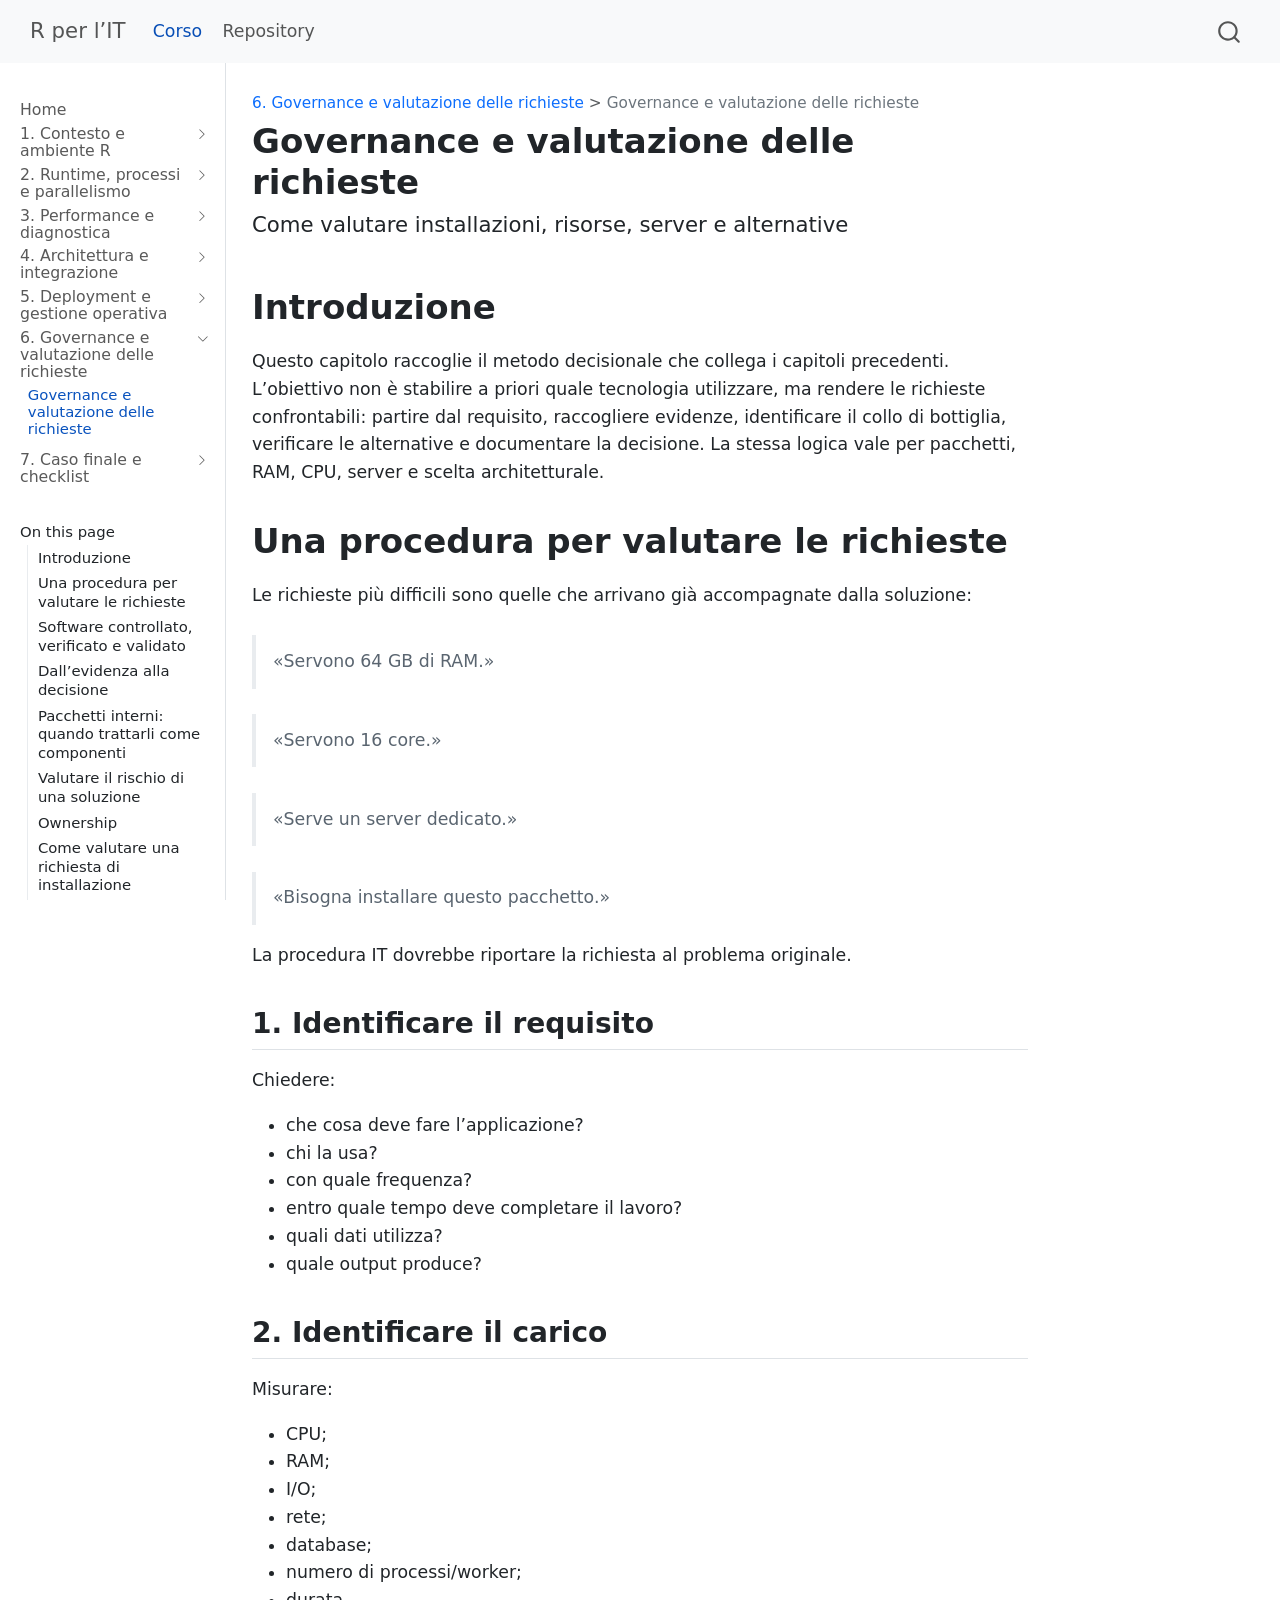
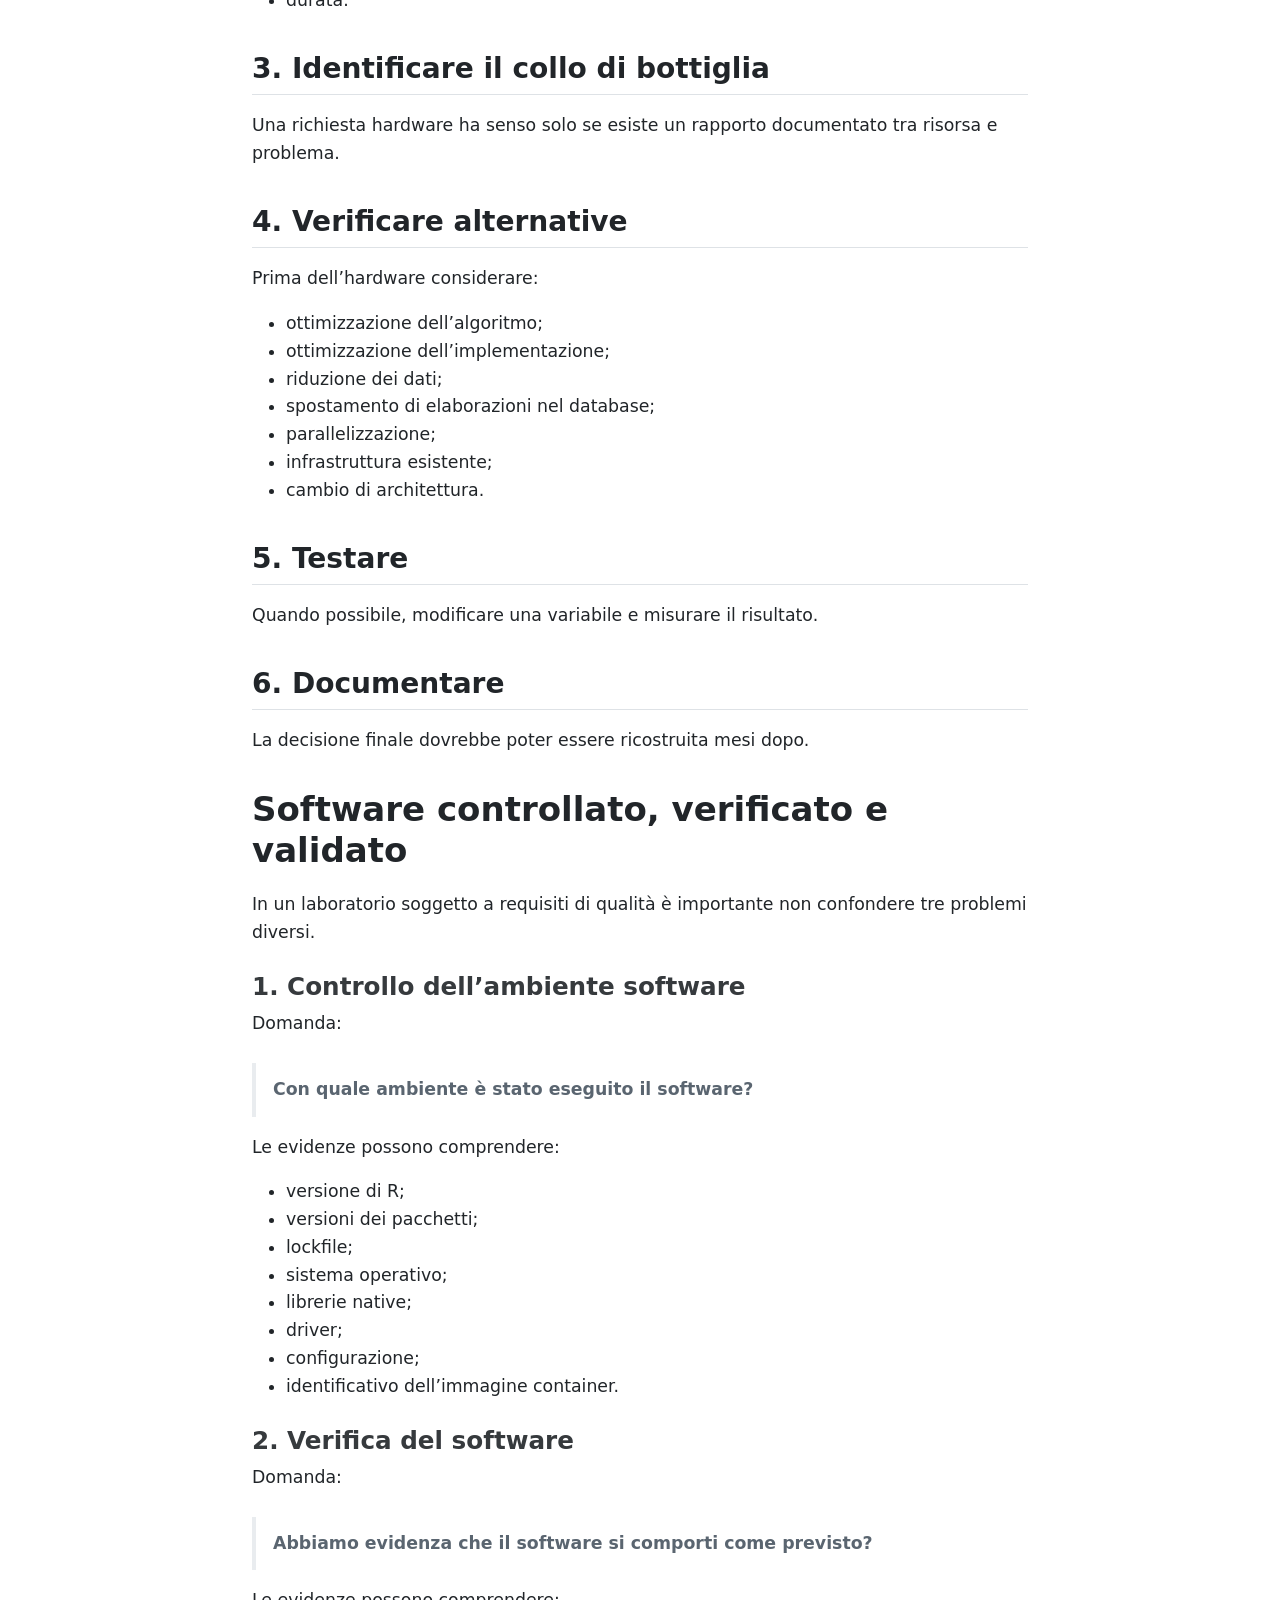
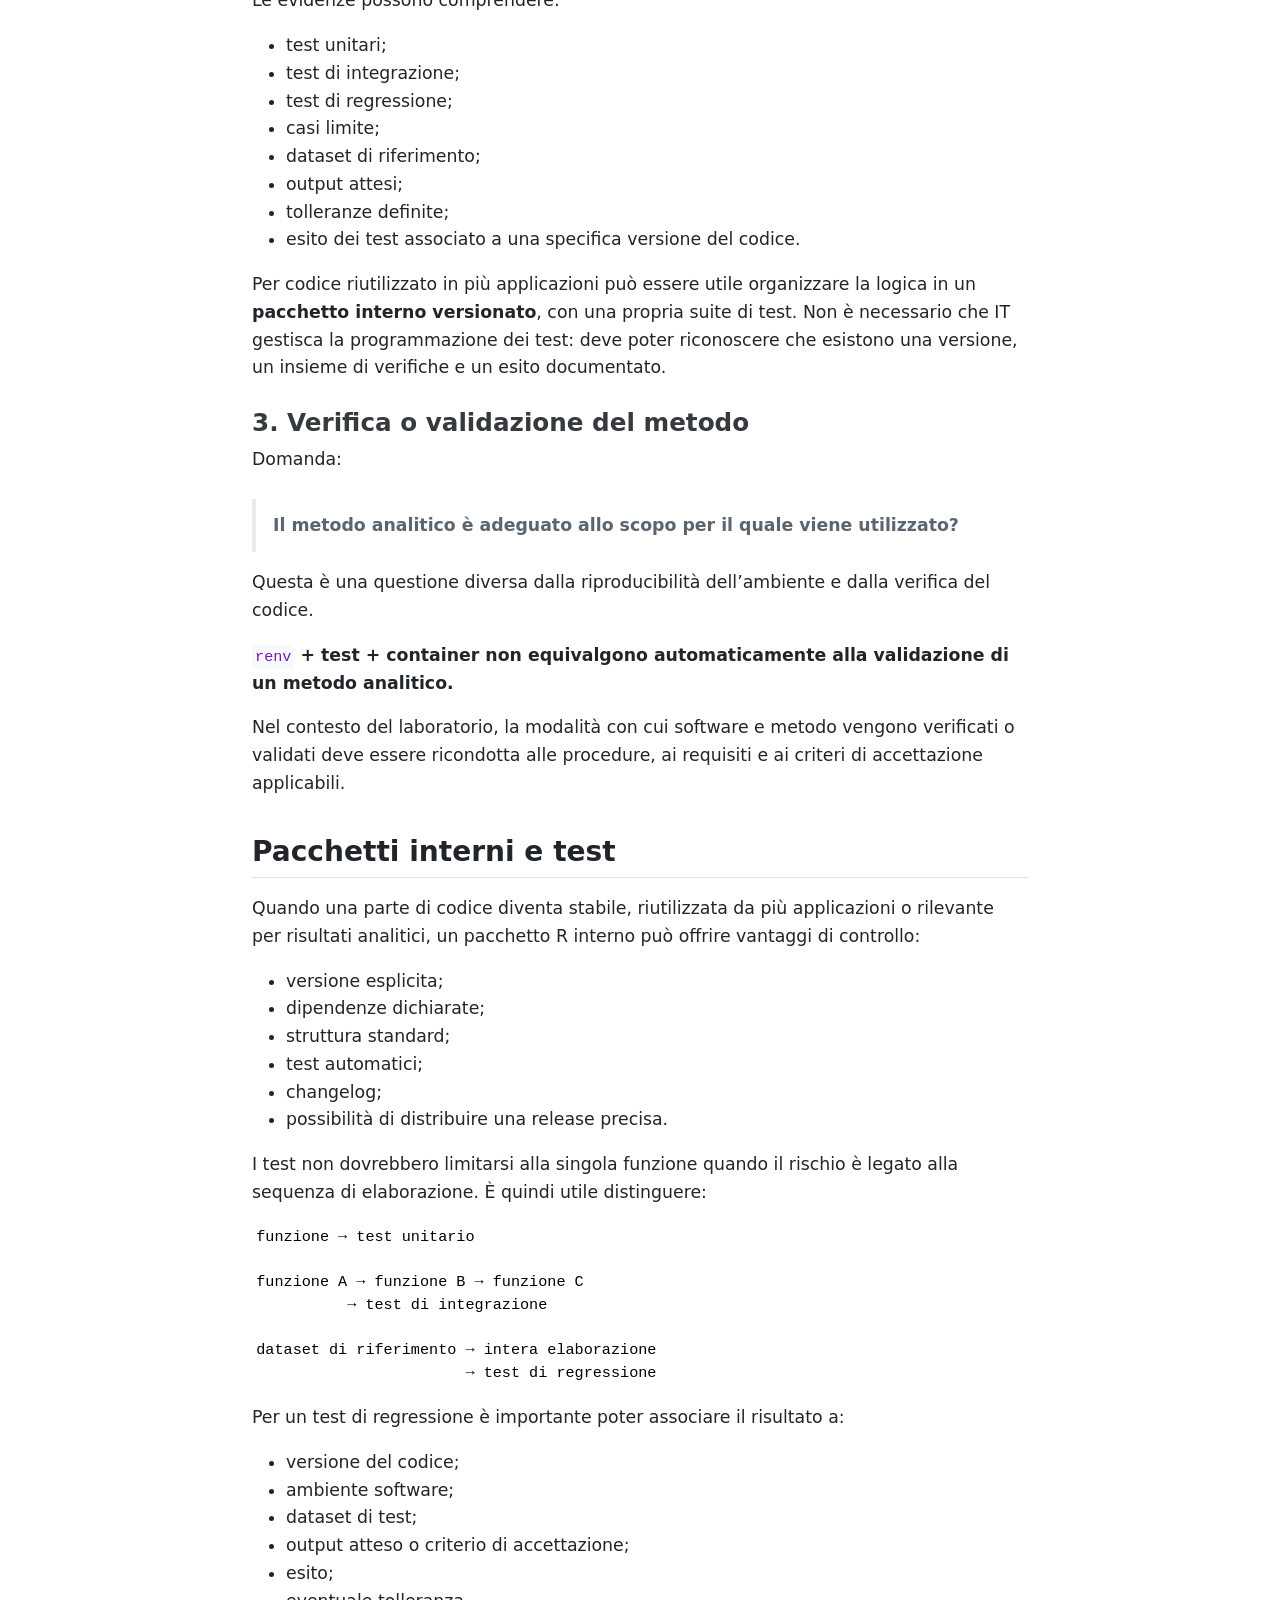
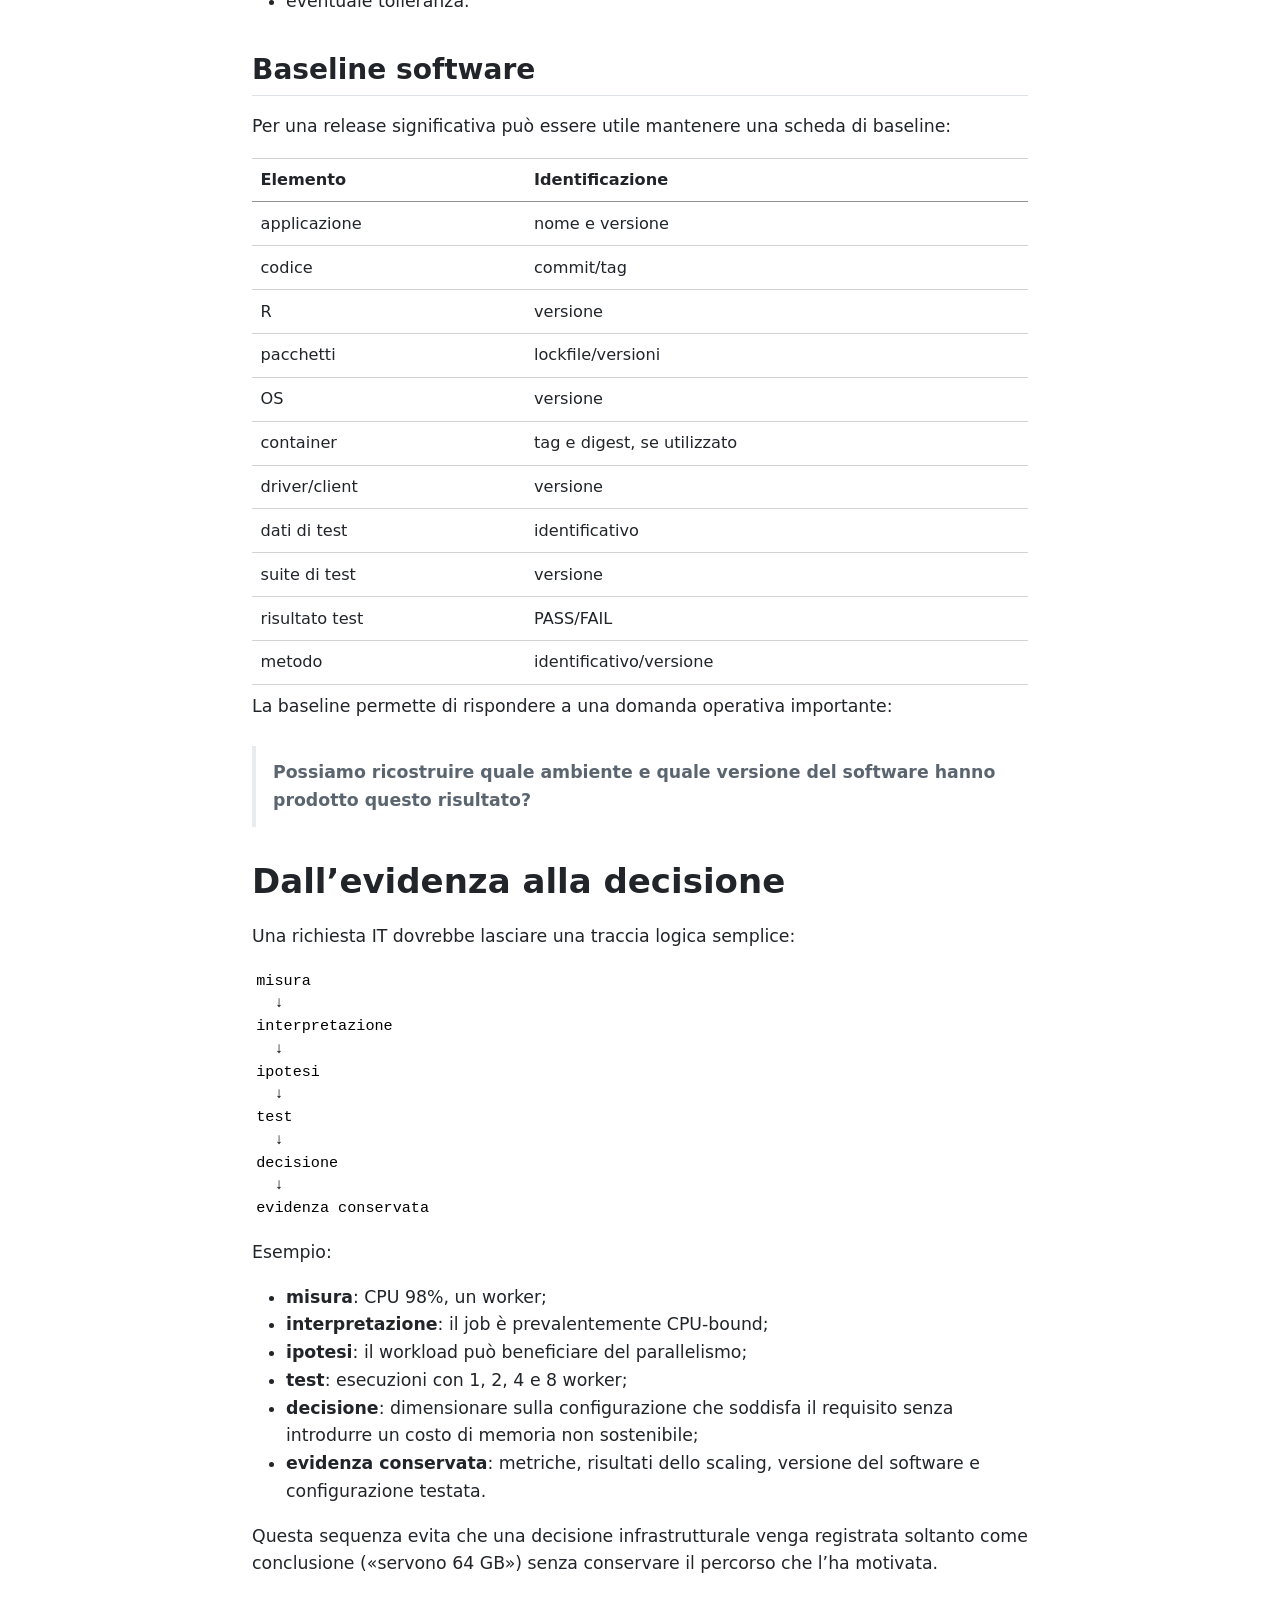
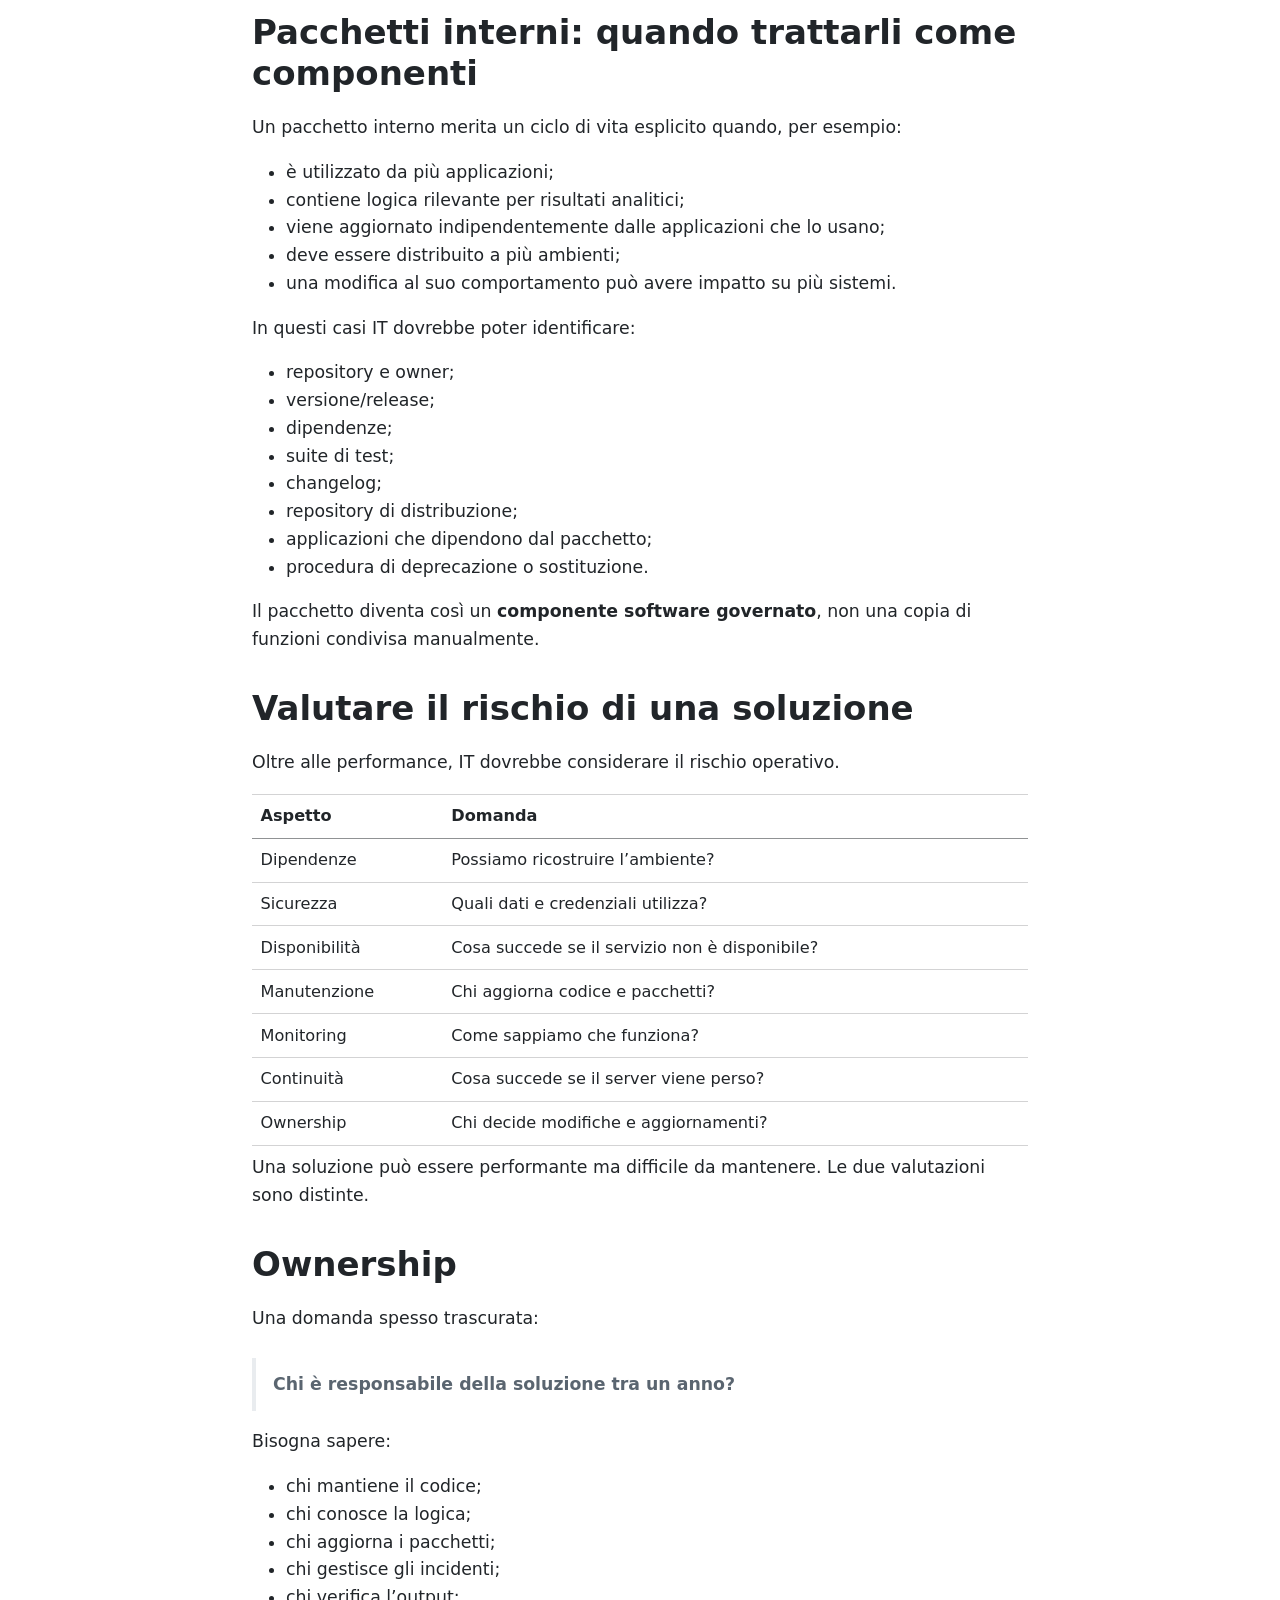
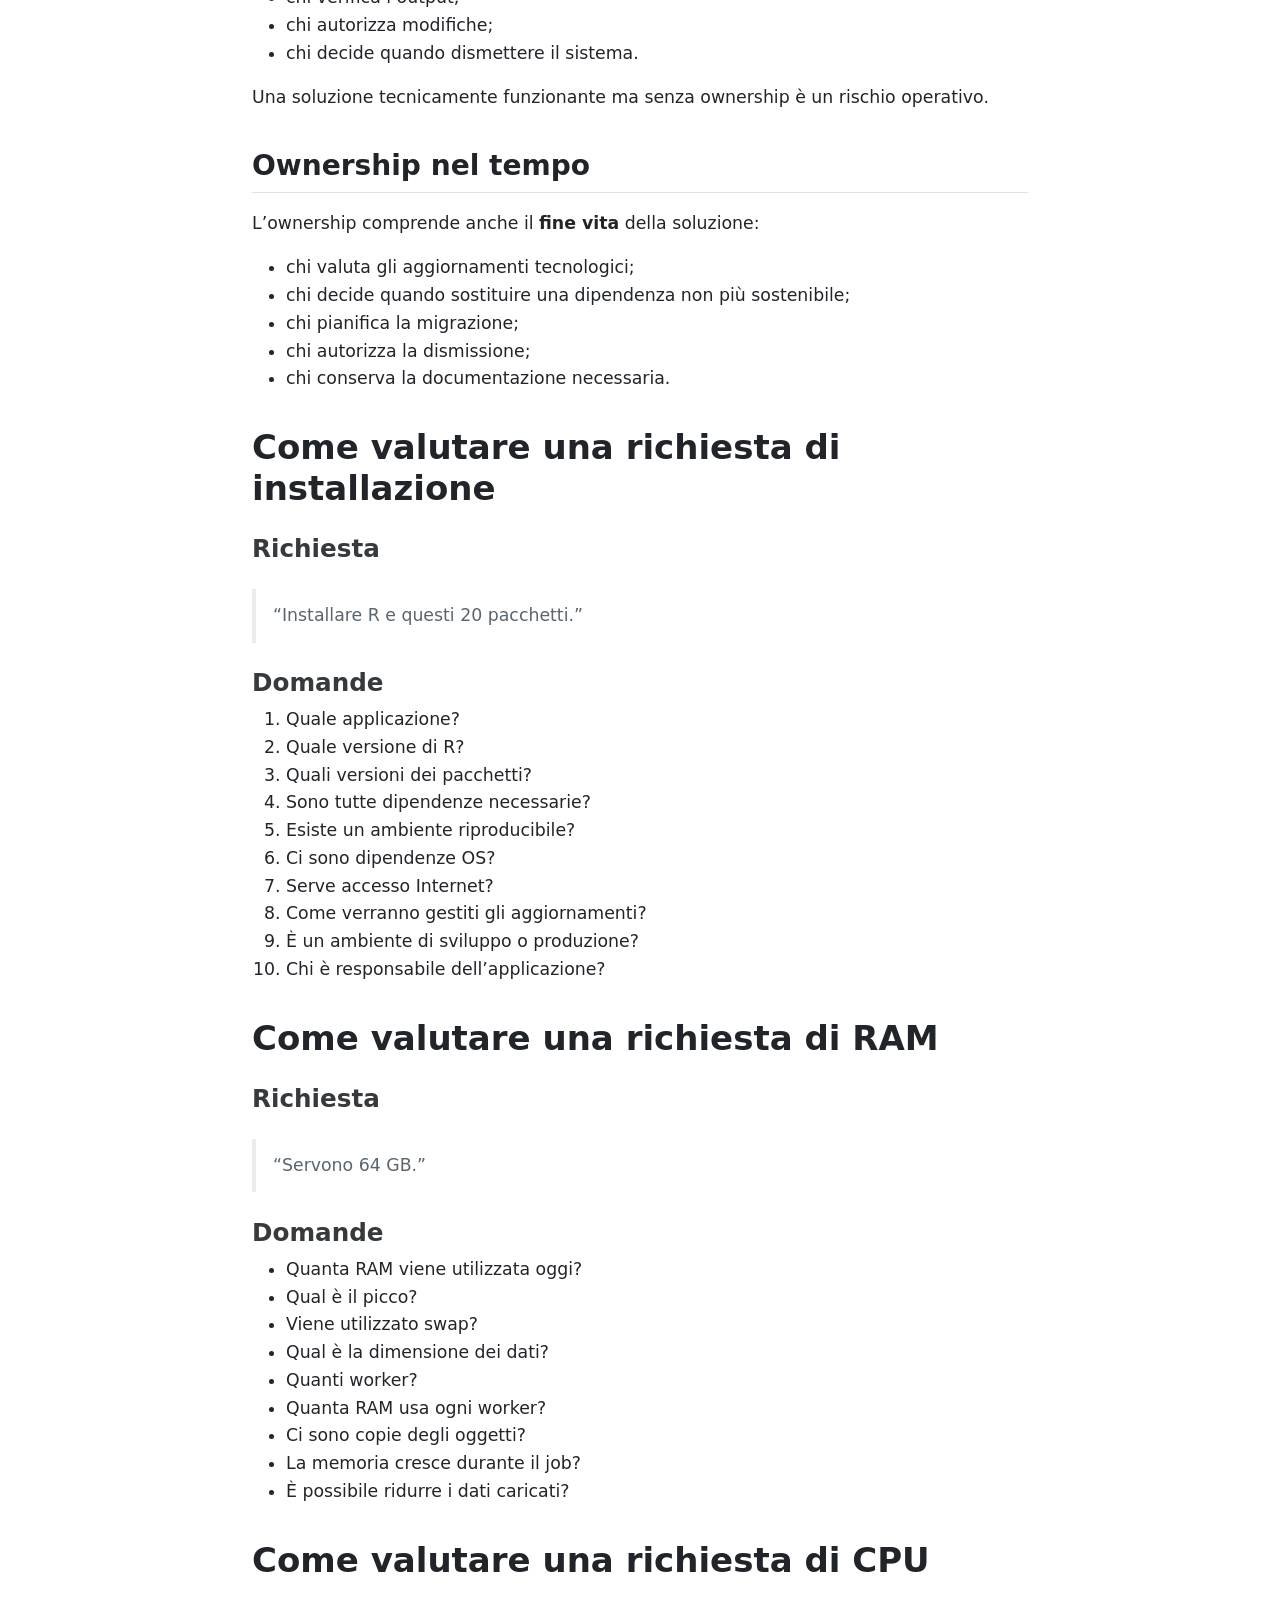
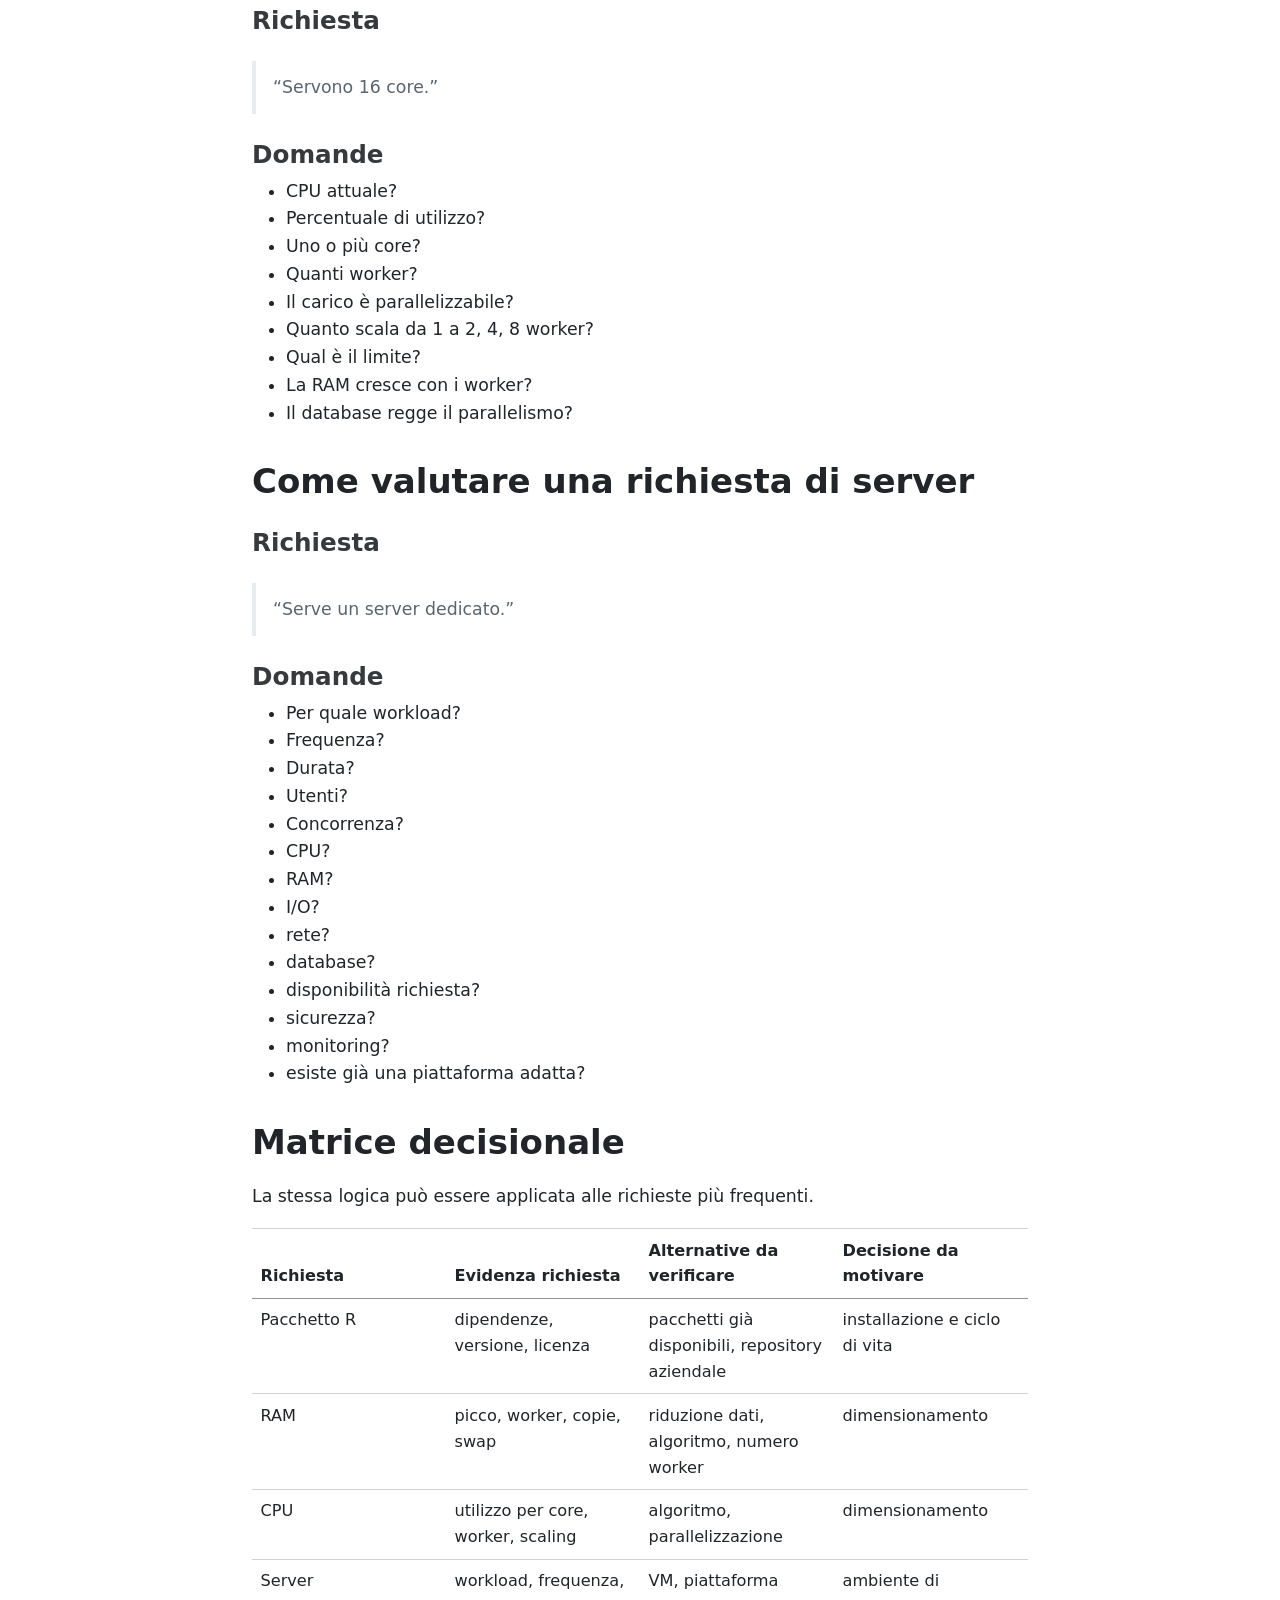
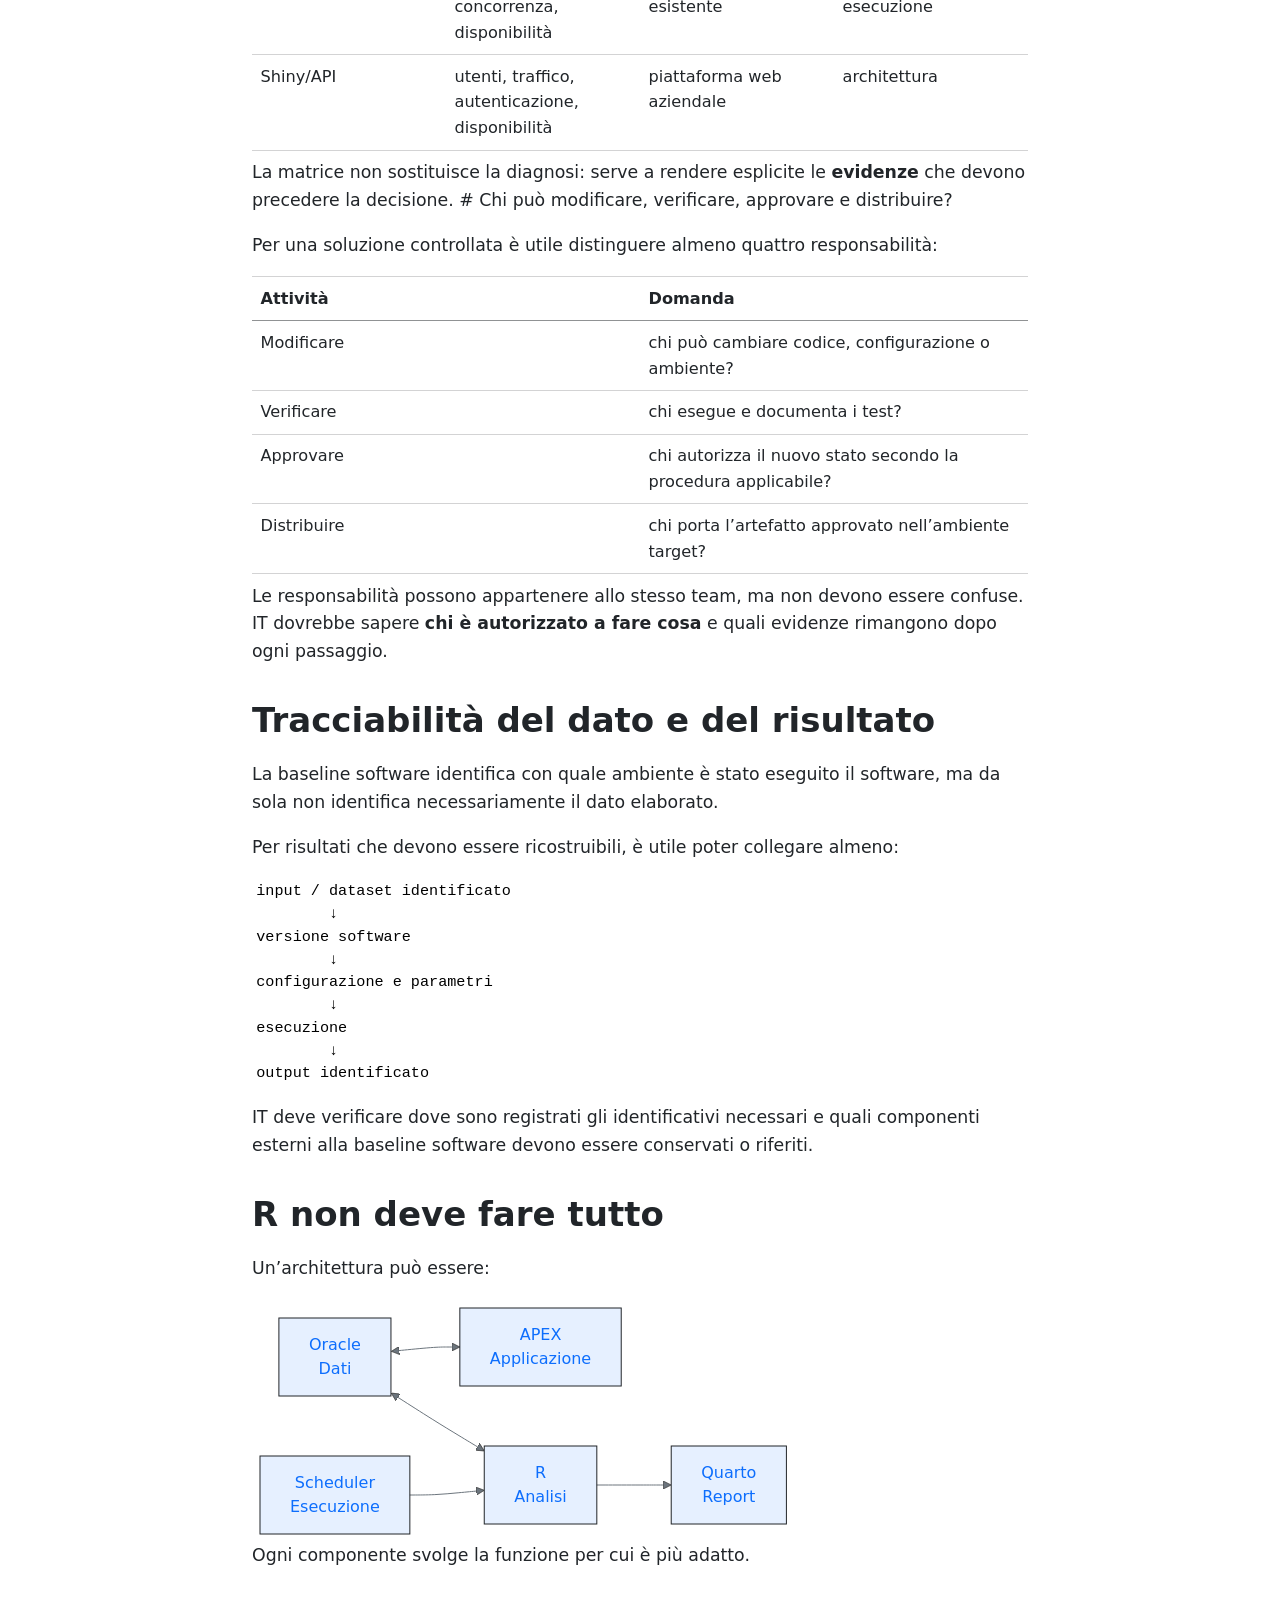
<file: 06-governance.html>
<!DOCTYPE html>
<html xmlns="http://www.w3.org/1999/xhtml" lang="en" xml:lang="en"><head>

<meta charset="utf-8">
<meta name="generator" content="quarto-1.6.37">

<meta name="viewport" content="width=device-width, initial-scale=1.0, user-scalable=yes">


<title>Governance e valutazione delle richieste – R per l’IT</title>
<style>
code{white-space: pre-wrap;}
span.smallcaps{font-variant: small-caps;}
div.columns{display: flex; gap: min(4vw, 1.5em);}
div.column{flex: auto; overflow-x: auto;}
div.hanging-indent{margin-left: 1.5em; text-indent: -1.5em;}
ul.task-list{list-style: none;}
ul.task-list li input[type="checkbox"] {
  width: 0.8em;
  margin: 0 0.8em 0.2em -1em; /* quarto-specific, see https://github.com/quarto-dev/quarto-cli/issues/4556 */ 
  vertical-align: middle;
}
</style>


<script src="site_libs/quarto-nav/quarto-nav.js"></script>
<script src="site_libs/quarto-nav/headroom.min.js"></script>
<script src="site_libs/clipboard/clipboard.min.js"></script>
<script src="site_libs/quarto-search/autocomplete.umd.js"></script>
<script src="site_libs/quarto-search/fuse.min.js"></script>
<script src="site_libs/quarto-search/quarto-search.js"></script>
<meta name="quarto:offset" content="./">
<script src="site_libs/quarto-html/quarto.js"></script>
<script src="site_libs/quarto-html/popper.min.js"></script>
<script src="site_libs/quarto-html/tippy.umd.min.js"></script>
<script src="site_libs/quarto-html/anchor.min.js"></script>
<link href="site_libs/quarto-html/tippy.css" rel="stylesheet">
<link href="site_libs/quarto-html/quarto-syntax-highlighting-29e2c20b02301cfff04dc8050bf30c7e.css" rel="stylesheet" id="quarto-text-highlighting-styles">
<script src="site_libs/bootstrap/bootstrap.min.js"></script>
<link href="site_libs/bootstrap/bootstrap-icons.css" rel="stylesheet">
<link href="site_libs/bootstrap/bootstrap-346f7653faf71f503ba44a80ac96ac51.min.css" rel="stylesheet" append-hash="true" id="quarto-bootstrap" data-mode="light">
<script id="quarto-search-options" type="application/json">{
  "location": "navbar",
  "copy-button": false,
  "collapse-after": 3,
  "panel-placement": "end",
  "type": "overlay",
  "limit": 50,
  "keyboard-shortcut": [
    "f",
    "/",
    "s"
  ],
  "show-item-context": false,
  "language": {
    "search-no-results-text": "No results",
    "search-matching-documents-text": "matching documents",
    "search-copy-link-title": "Copy link to search",
    "search-hide-matches-text": "Hide additional matches",
    "search-more-match-text": "more match in this document",
    "search-more-matches-text": "more matches in this document",
    "search-clear-button-title": "Clear",
    "search-text-placeholder": "",
    "search-detached-cancel-button-title": "Cancel",
    "search-submit-button-title": "Submit",
    "search-label": "Search"
  }
}</script>
<style>html{ scroll-behavior: smooth; }</style>
<script src="site_libs/quarto-diagram/mermaid.min.js"></script>
<script src="site_libs/quarto-diagram/mermaid-init.js"></script>
<link href="site_libs/quarto-diagram/mermaid.css" rel="stylesheet">


<link rel="stylesheet" href="styles.css">
</head>

<body class="nav-sidebar docked nav-fixed">

<div id="quarto-search-results"></div>
  <header id="quarto-header" class="headroom fixed-top">
    <nav class="navbar navbar-expand-lg " data-bs-theme="dark">
      <div class="navbar-container container-fluid">
      <div class="navbar-brand-container mx-auto">
    <a class="navbar-brand" href="./index.html">
    <span class="navbar-title">R per l’IT</span>
    </a>
  </div>
            <div id="quarto-search" class="" title="Search"></div>
          <button class="navbar-toggler" type="button" data-bs-toggle="collapse" data-bs-target="#navbarCollapse" aria-controls="navbarCollapse" role="menu" aria-expanded="false" aria-label="Toggle navigation" onclick="if (window.quartoToggleHeadroom) { window.quartoToggleHeadroom(); }">
  <span class="navbar-toggler-icon"></span>
</button>
          <div class="collapse navbar-collapse" id="navbarCollapse">
            <ul class="navbar-nav navbar-nav-scroll me-auto">
  <li class="nav-item">
    <a class="nav-link active" href="./index.html" aria-current="page"> 
<span class="menu-text">Corso</span></a>
  </li>  
  <li class="nav-item">
    <a class="nav-link" href="https://github.com/andreabz/R_per_IT"> 
<span class="menu-text">Repository</span></a>
  </li>  
</ul>
          </div> <!-- /navcollapse -->
            <div class="quarto-navbar-tools">
</div>
      </div> <!-- /container-fluid -->
    </nav>
  <nav class="quarto-secondary-nav">
    <div class="container-fluid d-flex">
      <button type="button" class="quarto-btn-toggle btn" data-bs-toggle="collapse" role="button" data-bs-target=".quarto-sidebar-collapse-item" aria-controls="quarto-sidebar" aria-expanded="false" aria-label="Toggle sidebar navigation" onclick="if (window.quartoToggleHeadroom) { window.quartoToggleHeadroom(); }">
        <i class="bi bi-layout-text-sidebar-reverse"></i>
      </button>
        <nav class="quarto-page-breadcrumbs" aria-label="breadcrumb"><ol class="breadcrumb"><li class="breadcrumb-item"><a href="./06-governance.html">6. Governance e valutazione delle richieste</a></li><li class="breadcrumb-item"><a href="./06-governance.html">Governance e valutazione delle richieste</a></li></ol></nav>
        <a class="flex-grow-1" role="navigation" data-bs-toggle="collapse" data-bs-target=".quarto-sidebar-collapse-item" aria-controls="quarto-sidebar" aria-expanded="false" aria-label="Toggle sidebar navigation" onclick="if (window.quartoToggleHeadroom) { window.quartoToggleHeadroom(); }">      
        </a>
    </div>
  </nav>
</header>
<!-- content -->
<div id="quarto-content" class="quarto-container page-columns page-rows-contents page-layout-article page-navbar">
<!-- sidebar -->
  <nav id="quarto-sidebar" class="sidebar collapse collapse-horizontal quarto-sidebar-collapse-item sidebar-navigation docked overflow-auto">
    <div class="sidebar-menu-container"> 
    <ul class="list-unstyled mt-1">
        <li class="sidebar-item">
  <div class="sidebar-item-container"> 
  <a href="./index.html" class="sidebar-item-text sidebar-link">
 <span class="menu-text">Home</span></a>
  </div>
</li>
        <li class="sidebar-item sidebar-item-section">
      <div class="sidebar-item-container"> 
            <a class="sidebar-item-text sidebar-link text-start collapsed" data-bs-toggle="collapse" data-bs-target="#quarto-sidebar-section-1" role="navigation" aria-expanded="false">
 <span class="menu-text">1. Contesto e ambiente R</span></a>
          <a class="sidebar-item-toggle text-start collapsed" data-bs-toggle="collapse" data-bs-target="#quarto-sidebar-section-1" role="navigation" aria-expanded="false" aria-label="Toggle section">
            <i class="bi bi-chevron-right ms-2"></i>
          </a> 
      </div>
      <ul id="quarto-sidebar-section-1" class="collapse list-unstyled sidebar-section depth1 ">  
          <li class="sidebar-item">
  <div class="sidebar-item-container"> 
  <a href="./01-contesto.html" class="sidebar-item-text sidebar-link">
 <span class="menu-text">Contesto e ambiente R</span></a>
  </div>
</li>
      </ul>
  </li>
        <li class="sidebar-item sidebar-item-section">
      <div class="sidebar-item-container"> 
            <a class="sidebar-item-text sidebar-link text-start collapsed" data-bs-toggle="collapse" data-bs-target="#quarto-sidebar-section-2" role="navigation" aria-expanded="false">
 <span class="menu-text">2. Runtime, processi e parallelismo</span></a>
          <a class="sidebar-item-toggle text-start collapsed" data-bs-toggle="collapse" data-bs-target="#quarto-sidebar-section-2" role="navigation" aria-expanded="false" aria-label="Toggle section">
            <i class="bi bi-chevron-right ms-2"></i>
          </a> 
      </div>
      <ul id="quarto-sidebar-section-2" class="collapse list-unstyled sidebar-section depth1 ">  
          <li class="sidebar-item">
  <div class="sidebar-item-container"> 
  <a href="./02-runtime.html" class="sidebar-item-text sidebar-link">
 <span class="menu-text">Runtime, processi e parallelismo</span></a>
  </div>
</li>
      </ul>
  </li>
        <li class="sidebar-item sidebar-item-section">
      <div class="sidebar-item-container"> 
            <a class="sidebar-item-text sidebar-link text-start collapsed" data-bs-toggle="collapse" data-bs-target="#quarto-sidebar-section-3" role="navigation" aria-expanded="false">
 <span class="menu-text">3. Performance e diagnostica</span></a>
          <a class="sidebar-item-toggle text-start collapsed" data-bs-toggle="collapse" data-bs-target="#quarto-sidebar-section-3" role="navigation" aria-expanded="false" aria-label="Toggle section">
            <i class="bi bi-chevron-right ms-2"></i>
          </a> 
      </div>
      <ul id="quarto-sidebar-section-3" class="collapse list-unstyled sidebar-section depth1 ">  
          <li class="sidebar-item">
  <div class="sidebar-item-container"> 
  <a href="./03-performance.html" class="sidebar-item-text sidebar-link">
 <span class="menu-text">Performance e diagnostica</span></a>
  </div>
</li>
      </ul>
  </li>
        <li class="sidebar-item sidebar-item-section">
      <div class="sidebar-item-container"> 
            <a class="sidebar-item-text sidebar-link text-start collapsed" data-bs-toggle="collapse" data-bs-target="#quarto-sidebar-section-4" role="navigation" aria-expanded="false">
 <span class="menu-text">4. Architettura e integrazione</span></a>
          <a class="sidebar-item-toggle text-start collapsed" data-bs-toggle="collapse" data-bs-target="#quarto-sidebar-section-4" role="navigation" aria-expanded="false" aria-label="Toggle section">
            <i class="bi bi-chevron-right ms-2"></i>
          </a> 
      </div>
      <ul id="quarto-sidebar-section-4" class="collapse list-unstyled sidebar-section depth1 ">  
          <li class="sidebar-item">
  <div class="sidebar-item-container"> 
  <a href="./04-architettura.html" class="sidebar-item-text sidebar-link">
 <span class="menu-text">Architettura e integrazione</span></a>
  </div>
</li>
      </ul>
  </li>
        <li class="sidebar-item sidebar-item-section">
      <div class="sidebar-item-container"> 
            <a class="sidebar-item-text sidebar-link text-start collapsed" data-bs-toggle="collapse" data-bs-target="#quarto-sidebar-section-5" role="navigation" aria-expanded="false">
 <span class="menu-text">5. Deployment e gestione operativa</span></a>
          <a class="sidebar-item-toggle text-start collapsed" data-bs-toggle="collapse" data-bs-target="#quarto-sidebar-section-5" role="navigation" aria-expanded="false" aria-label="Toggle section">
            <i class="bi bi-chevron-right ms-2"></i>
          </a> 
      </div>
      <ul id="quarto-sidebar-section-5" class="collapse list-unstyled sidebar-section depth1 ">  
          <li class="sidebar-item">
  <div class="sidebar-item-container"> 
  <a href="./05-deployment.html" class="sidebar-item-text sidebar-link">
 <span class="menu-text">Deployment e gestione operativa</span></a>
  </div>
</li>
      </ul>
  </li>
        <li class="sidebar-item sidebar-item-section">
      <div class="sidebar-item-container"> 
            <a class="sidebar-item-text sidebar-link text-start" data-bs-toggle="collapse" data-bs-target="#quarto-sidebar-section-6" role="navigation" aria-expanded="true">
 <span class="menu-text">6. Governance e valutazione delle richieste</span></a>
          <a class="sidebar-item-toggle text-start" data-bs-toggle="collapse" data-bs-target="#quarto-sidebar-section-6" role="navigation" aria-expanded="true" aria-label="Toggle section">
            <i class="bi bi-chevron-right ms-2"></i>
          </a> 
      </div>
      <ul id="quarto-sidebar-section-6" class="collapse list-unstyled sidebar-section depth1 show">  
          <li class="sidebar-item">
  <div class="sidebar-item-container"> 
  <a href="./06-governance.html" class="sidebar-item-text sidebar-link active">
 <span class="menu-text">Governance e valutazione delle richieste</span></a>
  </div>
</li>
      </ul>
  </li>
        <li class="sidebar-item sidebar-item-section">
      <div class="sidebar-item-container"> 
            <a class="sidebar-item-text sidebar-link text-start collapsed" data-bs-toggle="collapse" data-bs-target="#quarto-sidebar-section-7" role="navigation" aria-expanded="false">
 <span class="menu-text">7. Caso finale e checklist</span></a>
          <a class="sidebar-item-toggle text-start collapsed" data-bs-toggle="collapse" data-bs-target="#quarto-sidebar-section-7" role="navigation" aria-expanded="false" aria-label="Toggle section">
            <i class="bi bi-chevron-right ms-2"></i>
          </a> 
      </div>
      <ul id="quarto-sidebar-section-7" class="collapse list-unstyled sidebar-section depth1 ">  
          <li class="sidebar-item">
  <div class="sidebar-item-container"> 
  <a href="./07-caso-finale.html" class="sidebar-item-text sidebar-link">
 <span class="menu-text">Caso finale e checklist</span></a>
  </div>
</li>
      </ul>
  </li>
    </ul>
    </div>
    <nav id="TOC" role="doc-toc" class="toc-active">
    <h2 id="toc-title">On this page</h2>
   
  <ul class="collapse">
  <li><a href="#introduzione" id="toc-introduzione" class="nav-link active" data-scroll-target="#introduzione">Introduzione</a></li>
  <li><a href="#una-procedura-per-valutare-le-richieste" id="toc-una-procedura-per-valutare-le-richieste" class="nav-link" data-scroll-target="#una-procedura-per-valutare-le-richieste">Una procedura per valutare le richieste</a>
  <ul class="collapse">
  <li><a href="#identificare-il-requisito" id="toc-identificare-il-requisito" class="nav-link" data-scroll-target="#identificare-il-requisito">1. Identificare il requisito</a></li>
  <li><a href="#identificare-il-carico" id="toc-identificare-il-carico" class="nav-link" data-scroll-target="#identificare-il-carico">2. Identificare il carico</a></li>
  <li><a href="#identificare-il-collo-di-bottiglia" id="toc-identificare-il-collo-di-bottiglia" class="nav-link" data-scroll-target="#identificare-il-collo-di-bottiglia">3. Identificare il collo di bottiglia</a></li>
  <li><a href="#verificare-alternative" id="toc-verificare-alternative" class="nav-link" data-scroll-target="#verificare-alternative">4. Verificare alternative</a></li>
  <li><a href="#testare" id="toc-testare" class="nav-link" data-scroll-target="#testare">5. Testare</a></li>
  <li><a href="#documentare" id="toc-documentare" class="nav-link" data-scroll-target="#documentare">6. Documentare</a></li>
  </ul></li>
  <li><a href="#software-controllato-verificato-e-validato" id="toc-software-controllato-verificato-e-validato" class="nav-link" data-scroll-target="#software-controllato-verificato-e-validato">Software controllato, verificato e validato</a>
  <ul class="collapse">
  <li><a href="#pacchetti-interni-e-test" id="toc-pacchetti-interni-e-test" class="nav-link" data-scroll-target="#pacchetti-interni-e-test">Pacchetti interni e test</a></li>
  <li><a href="#baseline-software" id="toc-baseline-software" class="nav-link" data-scroll-target="#baseline-software">Baseline software</a></li>
  </ul></li>
  <li><a href="#dallevidenza-alla-decisione" id="toc-dallevidenza-alla-decisione" class="nav-link" data-scroll-target="#dallevidenza-alla-decisione">Dall’evidenza alla decisione</a></li>
  <li><a href="#pacchetti-interni-quando-trattarli-come-componenti" id="toc-pacchetti-interni-quando-trattarli-come-componenti" class="nav-link" data-scroll-target="#pacchetti-interni-quando-trattarli-come-componenti">Pacchetti interni: quando trattarli come componenti</a></li>
  <li><a href="#valutare-il-rischio-di-una-soluzione" id="toc-valutare-il-rischio-di-una-soluzione" class="nav-link" data-scroll-target="#valutare-il-rischio-di-una-soluzione">Valutare il rischio di una soluzione</a></li>
  <li><a href="#ownership" id="toc-ownership" class="nav-link" data-scroll-target="#ownership">Ownership</a>
  <ul class="collapse">
  <li><a href="#ownership-nel-tempo" id="toc-ownership-nel-tempo" class="nav-link" data-scroll-target="#ownership-nel-tempo">Ownership nel tempo</a></li>
  </ul></li>
  <li><a href="#come-valutare-una-richiesta-di-installazione" id="toc-come-valutare-una-richiesta-di-installazione" class="nav-link" data-scroll-target="#come-valutare-una-richiesta-di-installazione">Come valutare una richiesta di installazione</a></li>
  <li><a href="#come-valutare-una-richiesta-di-ram" id="toc-come-valutare-una-richiesta-di-ram" class="nav-link" data-scroll-target="#come-valutare-una-richiesta-di-ram">Come valutare una richiesta di RAM</a></li>
  <li><a href="#come-valutare-una-richiesta-di-cpu" id="toc-come-valutare-una-richiesta-di-cpu" class="nav-link" data-scroll-target="#come-valutare-una-richiesta-di-cpu">Come valutare una richiesta di CPU</a></li>
  <li><a href="#come-valutare-una-richiesta-di-server" id="toc-come-valutare-una-richiesta-di-server" class="nav-link" data-scroll-target="#come-valutare-una-richiesta-di-server">Come valutare una richiesta di server</a></li>
  <li><a href="#matrice-decisionale" id="toc-matrice-decisionale" class="nav-link" data-scroll-target="#matrice-decisionale">Matrice decisionale</a></li>
  <li><a href="#tracciabilità-del-dato-e-del-risultato" id="toc-tracciabilità-del-dato-e-del-risultato" class="nav-link" data-scroll-target="#tracciabilità-del-dato-e-del-risultato">Tracciabilità del dato e del risultato</a></li>
  <li><a href="#r-non-deve-fare-tutto" id="toc-r-non-deve-fare-tutto" class="nav-link" data-scroll-target="#r-non-deve-fare-tutto">R non deve fare tutto</a></li>
  </ul>
</nav>
</nav>
<div id="quarto-sidebar-glass" class="quarto-sidebar-collapse-item" data-bs-toggle="collapse" data-bs-target=".quarto-sidebar-collapse-item"></div>
<!-- margin-sidebar -->
    <div id="quarto-margin-sidebar" class="sidebar margin-sidebar zindex-bottom">
    </div>
<!-- main -->
<main class="content" id="quarto-document-content">

<header id="title-block-header" class="quarto-title-block default"><nav class="quarto-page-breadcrumbs quarto-title-breadcrumbs d-none d-lg-block" aria-label="breadcrumb"><ol class="breadcrumb"><li class="breadcrumb-item"><a href="./06-governance.html">6. Governance e valutazione delle richieste</a></li><li class="breadcrumb-item"><a href="./06-governance.html">Governance e valutazione delle richieste</a></li></ol></nav>
<div class="quarto-title">
<h1 class="title">Governance e valutazione delle richieste</h1>
<p class="subtitle lead">Come valutare installazioni, risorse, server e alternative</p>
</div>



<div class="quarto-title-meta">

    
  
    
  </div>
  


</header>


<section id="introduzione" class="level1">
<h1>Introduzione</h1>
<p>Questo capitolo raccoglie il metodo decisionale che collega i capitoli precedenti. L’obiettivo non è stabilire a priori quale tecnologia utilizzare, ma rendere le richieste confrontabili: partire dal requisito, raccogliere evidenze, identificare il collo di bottiglia, verificare le alternative e documentare la decisione. La stessa logica vale per pacchetti, RAM, CPU, server e scelta architetturale.</p>
</section>
<section id="una-procedura-per-valutare-le-richieste" class="level1">
<h1>Una procedura per valutare le richieste</h1>
<p>Le richieste più difficili sono quelle che arrivano già accompagnate dalla soluzione:</p>
<blockquote class="blockquote">
<p>«Servono 64 GB di RAM.»</p>
</blockquote>
<blockquote class="blockquote">
<p>«Servono 16 core.»</p>
</blockquote>
<blockquote class="blockquote">
<p>«Serve un server dedicato.»</p>
</blockquote>
<blockquote class="blockquote">
<p>«Bisogna installare questo pacchetto.»</p>
</blockquote>
<p>La procedura IT dovrebbe riportare la richiesta al problema originale.</p>
<section id="identificare-il-requisito" class="level2">
<h2 class="anchored" data-anchor-id="identificare-il-requisito">1. Identificare il requisito</h2>
<p>Chiedere:</p>
<ul>
<li>che cosa deve fare l’applicazione?</li>
<li>chi la usa?</li>
<li>con quale frequenza?</li>
<li>entro quale tempo deve completare il lavoro?</li>
<li>quali dati utilizza?</li>
<li>quale output produce?</li>
</ul>
</section>
<section id="identificare-il-carico" class="level2">
<h2 class="anchored" data-anchor-id="identificare-il-carico">2. Identificare il carico</h2>
<p>Misurare:</p>
<ul>
<li>CPU;</li>
<li>RAM;</li>
<li>I/O;</li>
<li>rete;</li>
<li>database;</li>
<li>numero di processi/worker;</li>
<li>durata.</li>
</ul>
</section>
<section id="identificare-il-collo-di-bottiglia" class="level2">
<h2 class="anchored" data-anchor-id="identificare-il-collo-di-bottiglia">3. Identificare il collo di bottiglia</h2>
<p>Una richiesta hardware ha senso solo se esiste un rapporto documentato tra risorsa e problema.</p>
</section>
<section id="verificare-alternative" class="level2">
<h2 class="anchored" data-anchor-id="verificare-alternative">4. Verificare alternative</h2>
<p>Prima dell’hardware considerare:</p>
<ul>
<li>ottimizzazione dell’algoritmo;</li>
<li>ottimizzazione dell’implementazione;</li>
<li>riduzione dei dati;</li>
<li>spostamento di elaborazioni nel database;</li>
<li>parallelizzazione;</li>
<li>infrastruttura esistente;</li>
<li>cambio di architettura.</li>
</ul>
</section>
<section id="testare" class="level2">
<h2 class="anchored" data-anchor-id="testare">5. Testare</h2>
<p>Quando possibile, modificare una variabile e misurare il risultato.</p>
</section>
<section id="documentare" class="level2">
<h2 class="anchored" data-anchor-id="documentare">6. Documentare</h2>
<p>La decisione finale dovrebbe poter essere ricostruita mesi dopo.</p>
</section>
</section>
<section id="software-controllato-verificato-e-validato" class="level1">
<h1>Software controllato, verificato e validato</h1>
<p>In un laboratorio soggetto a requisiti di qualità è importante non confondere tre problemi diversi.</p>
<section id="controllo-dellambiente-software" class="level3">
<h3 class="anchored" data-anchor-id="controllo-dellambiente-software">1. Controllo dell’ambiente software</h3>
<p>Domanda:</p>
<blockquote class="blockquote">
<p><strong>Con quale ambiente è stato eseguito il software?</strong></p>
</blockquote>
<p>Le evidenze possono comprendere:</p>
<ul>
<li>versione di R;</li>
<li>versioni dei pacchetti;</li>
<li>lockfile;</li>
<li>sistema operativo;</li>
<li>librerie native;</li>
<li>driver;</li>
<li>configurazione;</li>
<li>identificativo dell’immagine container.</li>
</ul>
</section>
<section id="verifica-del-software" class="level3">
<h3 class="anchored" data-anchor-id="verifica-del-software">2. Verifica del software</h3>
<p>Domanda:</p>
<blockquote class="blockquote">
<p><strong>Abbiamo evidenza che il software si comporti come previsto?</strong></p>
</blockquote>
<p>Le evidenze possono comprendere:</p>
<ul>
<li>test unitari;</li>
<li>test di integrazione;</li>
<li>test di regressione;</li>
<li>casi limite;</li>
<li>dataset di riferimento;</li>
<li>output attesi;</li>
<li>tolleranze definite;</li>
<li>esito dei test associato a una specifica versione del codice.</li>
</ul>
<p>Per codice riutilizzato in più applicazioni può essere utile organizzare la logica in un <strong>pacchetto interno versionato</strong>, con una propria suite di test. Non è necessario che IT gestisca la programmazione dei test: deve poter riconoscere che esistono una versione, un insieme di verifiche e un esito documentato.</p>
</section>
<section id="verifica-o-validazione-del-metodo" class="level3">
<h3 class="anchored" data-anchor-id="verifica-o-validazione-del-metodo">3. Verifica o validazione del metodo</h3>
<p>Domanda:</p>
<blockquote class="blockquote">
<p><strong>Il metodo analitico è adeguato allo scopo per il quale viene utilizzato?</strong></p>
</blockquote>
<p>Questa è una questione diversa dalla riproducibilità dell’ambiente e dalla verifica del codice.</p>
<p><strong><code>renv</code> + test + container non equivalgono automaticamente alla validazione di un metodo analitico.</strong></p>
<p>Nel contesto del laboratorio, la modalità con cui software e metodo vengono verificati o validati deve essere ricondotta alle procedure, ai requisiti e ai criteri di accettazione applicabili.</p>
</section>
<section id="pacchetti-interni-e-test" class="level2">
<h2 class="anchored" data-anchor-id="pacchetti-interni-e-test">Pacchetti interni e test</h2>
<p>Quando una parte di codice diventa stabile, riutilizzata da più applicazioni o rilevante per risultati analitici, un pacchetto R interno può offrire vantaggi di controllo:</p>
<ul>
<li>versione esplicita;</li>
<li>dipendenze dichiarate;</li>
<li>struttura standard;</li>
<li>test automatici;</li>
<li>changelog;</li>
<li>possibilità di distribuire una release precisa.</li>
</ul>
<p>I test non dovrebbero limitarsi alla singola funzione quando il rischio è legato alla sequenza di elaborazione. È quindi utile distinguere:</p>
<pre class="text"><code>funzione → test unitario

funzione A → funzione B → funzione C
          → test di integrazione

dataset di riferimento → intera elaborazione
                       → test di regressione</code></pre>
<p>Per un test di regressione è importante poter associare il risultato a:</p>
<ul>
<li>versione del codice;</li>
<li>ambiente software;</li>
<li>dataset di test;</li>
<li>output atteso o criterio di accettazione;</li>
<li>esito;</li>
<li>eventuale tolleranza.</li>
</ul>
</section>
<section id="baseline-software" class="level2">
<h2 class="anchored" data-anchor-id="baseline-software">Baseline software</h2>
<p>Per una release significativa può essere utile mantenere una scheda di baseline:</p>
<table class="caption-top table">
<thead>
<tr class="header">
<th>Elemento</th>
<th>Identificazione</th>
</tr>
</thead>
<tbody>
<tr class="odd">
<td>applicazione</td>
<td>nome e versione</td>
</tr>
<tr class="even">
<td>codice</td>
<td>commit/tag</td>
</tr>
<tr class="odd">
<td>R</td>
<td>versione</td>
</tr>
<tr class="even">
<td>pacchetti</td>
<td>lockfile/versioni</td>
</tr>
<tr class="odd">
<td>OS</td>
<td>versione</td>
</tr>
<tr class="even">
<td>container</td>
<td>tag e digest, se utilizzato</td>
</tr>
<tr class="odd">
<td>driver/client</td>
<td>versione</td>
</tr>
<tr class="even">
<td>dati di test</td>
<td>identificativo</td>
</tr>
<tr class="odd">
<td>suite di test</td>
<td>versione</td>
</tr>
<tr class="even">
<td>risultato test</td>
<td>PASS/FAIL</td>
</tr>
<tr class="odd">
<td>metodo</td>
<td>identificativo/versione</td>
</tr>
</tbody>
</table>
<p>La baseline permette di rispondere a una domanda operativa importante:</p>
<blockquote class="blockquote">
<p><strong>Possiamo ricostruire quale ambiente e quale versione del software hanno prodotto questo risultato?</strong></p>
</blockquote>
</section>
</section>
<section id="dallevidenza-alla-decisione" class="level1">
<h1>Dall’evidenza alla decisione</h1>
<p>Una richiesta IT dovrebbe lasciare una traccia logica semplice:</p>
<pre class="text"><code>misura
  ↓
interpretazione
  ↓
ipotesi
  ↓
test
  ↓
decisione
  ↓
evidenza conservata</code></pre>
<p>Esempio:</p>
<ul>
<li><strong>misura</strong>: CPU 98%, un worker;</li>
<li><strong>interpretazione</strong>: il job è prevalentemente CPU-bound;</li>
<li><strong>ipotesi</strong>: il workload può beneficiare del parallelismo;</li>
<li><strong>test</strong>: esecuzioni con 1, 2, 4 e 8 worker;</li>
<li><strong>decisione</strong>: dimensionare sulla configurazione che soddisfa il requisito senza introdurre un costo di memoria non sostenibile;</li>
<li><strong>evidenza conservata</strong>: metriche, risultati dello scaling, versione del software e configurazione testata.</li>
</ul>
<p>Questa sequenza evita che una decisione infrastrutturale venga registrata soltanto come conclusione («servono 64 GB») senza conservare il percorso che l’ha motivata.</p>
</section>
<section id="pacchetti-interni-quando-trattarli-come-componenti" class="level1">
<h1>Pacchetti interni: quando trattarli come componenti</h1>
<p>Un pacchetto interno merita un ciclo di vita esplicito quando, per esempio:</p>
<ul>
<li>è utilizzato da più applicazioni;</li>
<li>contiene logica rilevante per risultati analitici;</li>
<li>viene aggiornato indipendentemente dalle applicazioni che lo usano;</li>
<li>deve essere distribuito a più ambienti;</li>
<li>una modifica al suo comportamento può avere impatto su più sistemi.</li>
</ul>
<p>In questi casi IT dovrebbe poter identificare:</p>
<ul>
<li>repository e owner;</li>
<li>versione/release;</li>
<li>dipendenze;</li>
<li>suite di test;</li>
<li>changelog;</li>
<li>repository di distribuzione;</li>
<li>applicazioni che dipendono dal pacchetto;</li>
<li>procedura di deprecazione o sostituzione.</li>
</ul>
<p>Il pacchetto diventa così un <strong>componente software governato</strong>, non una copia di funzioni condivisa manualmente.</p>
</section>
<section id="valutare-il-rischio-di-una-soluzione" class="level1">
<h1>Valutare il rischio di una soluzione</h1>
<p>Oltre alle performance, IT dovrebbe considerare il rischio operativo.</p>
<table class="caption-top table">
<thead>
<tr class="header">
<th>Aspetto</th>
<th>Domanda</th>
<th></th>
</tr>
</thead>
<tbody>
<tr class="odd">
<td>Dipendenze</td>
<td>Possiamo ricostruire l’ambiente?</td>
<td></td>
</tr>
<tr class="even">
<td>Sicurezza</td>
<td>Quali dati e credenziali utilizza?</td>
<td></td>
</tr>
<tr class="odd">
<td>Disponibilità</td>
<td>Cosa succede se il servizio non è disponibile?</td>
<td></td>
</tr>
<tr class="even">
<td>Manutenzione</td>
<td>Chi aggiorna codice e pacchetti?</td>
<td></td>
</tr>
<tr class="odd">
<td>Monitoring</td>
<td>Come sappiamo che funziona?</td>
<td></td>
</tr>
<tr class="even">
<td>Continuità</td>
<td>Cosa succede se il server viene perso?</td>
<td></td>
</tr>
<tr class="odd">
<td>Ownership</td>
<td>Chi decide modifiche e aggiornamenti?</td>
<td></td>
</tr>
</tbody>
</table>
<p>Una soluzione può essere performante ma difficile da mantenere. Le due valutazioni sono distinte.</p>
</section>
<section id="ownership" class="level1">
<h1>Ownership</h1>
<p>Una domanda spesso trascurata:</p>
<blockquote class="blockquote">
<p><strong>Chi è responsabile della soluzione tra un anno?</strong></p>
</blockquote>
<p>Bisogna sapere:</p>
<ul>
<li>chi mantiene il codice;</li>
<li>chi conosce la logica;</li>
<li>chi aggiorna i pacchetti;</li>
<li>chi gestisce gli incidenti;</li>
<li>chi verifica l’output;</li>
<li>chi autorizza modifiche;</li>
<li>chi decide quando dismettere il sistema.</li>
</ul>
<p>Una soluzione tecnicamente funzionante ma senza ownership è un rischio operativo.</p>
<section id="ownership-nel-tempo" class="level2">
<h2 class="anchored" data-anchor-id="ownership-nel-tempo">Ownership nel tempo</h2>
<p>L’ownership comprende anche il <strong>fine vita</strong> della soluzione:</p>
<ul>
<li>chi valuta gli aggiornamenti tecnologici;</li>
<li>chi decide quando sostituire una dipendenza non più sostenibile;</li>
<li>chi pianifica la migrazione;</li>
<li>chi autorizza la dismissione;</li>
<li>chi conserva la documentazione necessaria.</li>
</ul>
</section>
</section>
<section id="come-valutare-una-richiesta-di-installazione" class="level1">
<h1>Come valutare una richiesta di installazione</h1>
<section id="richiesta" class="level3">
<h3 class="anchored" data-anchor-id="richiesta">Richiesta</h3>
<blockquote class="blockquote">
<p>“Installare R e questi 20 pacchetti.”</p>
</blockquote>
</section>
<section id="domande" class="level3">
<h3 class="anchored" data-anchor-id="domande">Domande</h3>
<ol type="1">
<li>Quale applicazione?</li>
<li>Quale versione di R?</li>
<li>Quali versioni dei pacchetti?</li>
<li>Sono tutte dipendenze necessarie?</li>
<li>Esiste un ambiente riproducibile?</li>
<li>Ci sono dipendenze OS?</li>
<li>Serve accesso Internet?</li>
<li>Come verranno gestiti gli aggiornamenti?</li>
<li>È un ambiente di sviluppo o produzione?</li>
<li>Chi è responsabile dell’applicazione?</li>
</ol>
</section>
</section>
<section id="come-valutare-una-richiesta-di-ram" class="level1">
<h1>Come valutare una richiesta di RAM</h1>
<section id="richiesta-1" class="level3">
<h3 class="anchored" data-anchor-id="richiesta-1">Richiesta</h3>
<blockquote class="blockquote">
<p>“Servono 64 GB.”</p>
</blockquote>
</section>
<section id="domande-1" class="level3">
<h3 class="anchored" data-anchor-id="domande-1">Domande</h3>
<ul>
<li>Quanta RAM viene utilizzata oggi?</li>
<li>Qual è il picco?</li>
<li>Viene utilizzato swap?</li>
<li>Qual è la dimensione dei dati?</li>
<li>Quanti worker?</li>
<li>Quanta RAM usa ogni worker?</li>
<li>Ci sono copie degli oggetti?</li>
<li>La memoria cresce durante il job?</li>
<li>È possibile ridurre i dati caricati?</li>
</ul>
</section>
</section>
<section id="come-valutare-una-richiesta-di-cpu" class="level1">
<h1>Come valutare una richiesta di CPU</h1>
<section id="richiesta-2" class="level3">
<h3 class="anchored" data-anchor-id="richiesta-2">Richiesta</h3>
<blockquote class="blockquote">
<p>“Servono 16 core.”</p>
</blockquote>
</section>
<section id="domande-2" class="level3">
<h3 class="anchored" data-anchor-id="domande-2">Domande</h3>
<ul>
<li>CPU attuale?</li>
<li>Percentuale di utilizzo?</li>
<li>Uno o più core?</li>
<li>Quanti worker?</li>
<li>Il carico è parallelizzabile?</li>
<li>Quanto scala da 1 a 2, 4, 8 worker?</li>
<li>Qual è il limite?</li>
<li>La RAM cresce con i worker?</li>
<li>Il database regge il parallelismo?</li>
</ul>
</section>
</section>
<section id="come-valutare-una-richiesta-di-server" class="level1">
<h1>Come valutare una richiesta di server</h1>
<section id="richiesta-3" class="level3">
<h3 class="anchored" data-anchor-id="richiesta-3">Richiesta</h3>
<blockquote class="blockquote">
<p>“Serve un server dedicato.”</p>
</blockquote>
</section>
<section id="domande-3" class="level3">
<h3 class="anchored" data-anchor-id="domande-3">Domande</h3>
<ul>
<li>Per quale workload?</li>
<li>Frequenza?</li>
<li>Durata?</li>
<li>Utenti?</li>
<li>Concorrenza?</li>
<li>CPU?</li>
<li>RAM?</li>
<li>I/O?</li>
<li>rete?</li>
<li>database?</li>
<li>disponibilità richiesta?</li>
<li>sicurezza?</li>
<li>monitoring?</li>
<li>esiste già una piattaforma adatta?</li>
</ul>
</section>
</section>
<section id="matrice-decisionale" class="level1">
<h1>Matrice decisionale</h1>
<p>La stessa logica può essere applicata alle richieste più frequenti.</p>
<table class="caption-top table">
<colgroup>
<col style="width: 25%">
<col style="width: 25%">
<col style="width: 25%">
<col style="width: 25%">
</colgroup>
<thead>
<tr class="header">
<th>Richiesta</th>
<th>Evidenza richiesta</th>
<th>Alternative da verificare</th>
<th>Decisione da motivare</th>
</tr>
</thead>
<tbody>
<tr class="odd">
<td>Pacchetto R</td>
<td>dipendenze, versione, licenza</td>
<td>pacchetti già disponibili, repository aziendale</td>
<td>installazione e ciclo di vita</td>
</tr>
<tr class="even">
<td>RAM</td>
<td>picco, worker, copie, swap</td>
<td>riduzione dati, algoritmo, numero worker</td>
<td>dimensionamento</td>
</tr>
<tr class="odd">
<td>CPU</td>
<td>utilizzo per core, worker, scaling</td>
<td>algoritmo, parallelizzazione</td>
<td>dimensionamento</td>
</tr>
<tr class="even">
<td>Server</td>
<td>workload, frequenza, concorrenza, disponibilità</td>
<td>VM, piattaforma esistente</td>
<td>ambiente di esecuzione</td>
</tr>
<tr class="odd">
<td>Shiny/API</td>
<td>utenti, traffico, autenticazione, disponibilità</td>
<td>piattaforma web aziendale</td>
<td>architettura</td>
</tr>
</tbody>
</table>
<p>La matrice non sostituisce la diagnosi: serve a rendere esplicite le <strong>evidenze</strong> che devono precedere la decisione. # Chi può modificare, verificare, approvare e distribuire?</p>
<p>Per una soluzione controllata è utile distinguere almeno quattro responsabilità:</p>
<table class="caption-top table">
<colgroup>
<col style="width: 50%">
<col style="width: 50%">
</colgroup>
<thead>
<tr class="header">
<th>Attività</th>
<th>Domanda</th>
</tr>
</thead>
<tbody>
<tr class="odd">
<td>Modificare</td>
<td>chi può cambiare codice, configurazione o ambiente?</td>
</tr>
<tr class="even">
<td>Verificare</td>
<td>chi esegue e documenta i test?</td>
</tr>
<tr class="odd">
<td>Approvare</td>
<td>chi autorizza il nuovo stato secondo la procedura applicabile?</td>
</tr>
<tr class="even">
<td>Distribuire</td>
<td>chi porta l’artefatto approvato nell’ambiente target?</td>
</tr>
</tbody>
</table>
<p>Le responsabilità possono appartenere allo stesso team, ma non devono essere confuse. IT dovrebbe sapere <strong>chi è autorizzato a fare cosa</strong> e quali evidenze rimangono dopo ogni passaggio.</p>
</section>
<section id="tracciabilità-del-dato-e-del-risultato" class="level1">
<h1>Tracciabilità del dato e del risultato</h1>
<p>La baseline software identifica con quale ambiente è stato eseguito il software, ma da sola non identifica necessariamente il dato elaborato.</p>
<p>Per risultati che devono essere ricostruibili, è utile poter collegare almeno:</p>
<pre class="text"><code>input / dataset identificato
        ↓
versione software
        ↓
configurazione e parametri
        ↓
esecuzione
        ↓
output identificato</code></pre>
<p>IT deve verificare dove sono registrati gli identificativi necessari e quali componenti esterni alla baseline software devono essere conservati o riferiti.</p>
</section>
<section id="r-non-deve-fare-tutto" class="level1">
<h1>R non deve fare tutto</h1>
<p>Un’architettura può essere:</p>
<div class="cell" data-layout-align="default">
<div class="cell-output-display">
<div id="mermaid-06-governance-01">
<div>
<pre class="mermaid mermaid-js" data-label="mermaid-06-governance-01">flowchart LR
    ORA["Oracle&lt;br/&gt;Dati"]
    APEX["APEX&lt;br/&gt;Applicazione"]
    R["R&lt;br/&gt;Analisi"]
    Q["Quarto&lt;br/&gt;Report"]
    SCH["Scheduler&lt;br/&gt;Esecuzione"]

    ORA &lt;--&gt; APEX
    ORA &lt;--&gt; R
    SCH --&gt; R
    R --&gt; Q
</pre>
</div>
</div>
</div>
</div>
<p>Ogni componente svolge la funzione per cui è più adatto.</p>


</section>

</main> <!-- /main -->
<script id="quarto-html-after-body" type="application/javascript">
window.document.addEventListener("DOMContentLoaded", function (event) {
  const toggleBodyColorMode = (bsSheetEl) => {
    const mode = bsSheetEl.getAttribute("data-mode");
    const bodyEl = window.document.querySelector("body");
    if (mode === "dark") {
      bodyEl.classList.add("quarto-dark");
      bodyEl.classList.remove("quarto-light");
    } else {
      bodyEl.classList.add("quarto-light");
      bodyEl.classList.remove("quarto-dark");
    }
  }
  const toggleBodyColorPrimary = () => {
    const bsSheetEl = window.document.querySelector("link#quarto-bootstrap");
    if (bsSheetEl) {
      toggleBodyColorMode(bsSheetEl);
    }
  }
  toggleBodyColorPrimary();  
  const icon = "";
  const anchorJS = new window.AnchorJS();
  anchorJS.options = {
    placement: 'right',
    icon: icon
  };
  anchorJS.add('.anchored');
  const isCodeAnnotation = (el) => {
    for (const clz of el.classList) {
      if (clz.startsWith('code-annotation-')) {                     
        return true;
      }
    }
    return false;
  }
  const onCopySuccess = function(e) {
    // button target
    const button = e.trigger;
    // don't keep focus
    button.blur();
    // flash "checked"
    button.classList.add('code-copy-button-checked');
    var currentTitle = button.getAttribute("title");
    button.setAttribute("title", "Copied!");
    let tooltip;
    if (window.bootstrap) {
      button.setAttribute("data-bs-toggle", "tooltip");
      button.setAttribute("data-bs-placement", "left");
      button.setAttribute("data-bs-title", "Copied!");
      tooltip = new bootstrap.Tooltip(button, 
        { trigger: "manual", 
          customClass: "code-copy-button-tooltip",
          offset: [0, -8]});
      tooltip.show();    
    }
    setTimeout(function() {
      if (tooltip) {
        tooltip.hide();
        button.removeAttribute("data-bs-title");
        button.removeAttribute("data-bs-toggle");
        button.removeAttribute("data-bs-placement");
      }
      button.setAttribute("title", currentTitle);
      button.classList.remove('code-copy-button-checked');
    }, 1000);
    // clear code selection
    e.clearSelection();
  }
  const getTextToCopy = function(trigger) {
      const codeEl = trigger.previousElementSibling.cloneNode(true);
      for (const childEl of codeEl.children) {
        if (isCodeAnnotation(childEl)) {
          childEl.remove();
        }
      }
      return codeEl.innerText;
  }
  const clipboard = new window.ClipboardJS('.code-copy-button:not([data-in-quarto-modal])', {
    text: getTextToCopy
  });
  clipboard.on('success', onCopySuccess);
  if (window.document.getElementById('quarto-embedded-source-code-modal')) {
    const clipboardModal = new window.ClipboardJS('.code-copy-button[data-in-quarto-modal]', {
      text: getTextToCopy,
      container: window.document.getElementById('quarto-embedded-source-code-modal')
    });
    clipboardModal.on('success', onCopySuccess);
  }
    var localhostRegex = new RegExp(/^(?:http|https):\/\/localhost\:?[0-9]*\//);
    var mailtoRegex = new RegExp(/^mailto:/);
      var filterRegex = new RegExp('/' + window.location.host + '/');
    var isInternal = (href) => {
        return filterRegex.test(href) || localhostRegex.test(href) || mailtoRegex.test(href);
    }
    // Inspect non-navigation links and adorn them if external
 	var links = window.document.querySelectorAll('a[href]:not(.nav-link):not(.navbar-brand):not(.toc-action):not(.sidebar-link):not(.sidebar-item-toggle):not(.pagination-link):not(.no-external):not([aria-hidden]):not(.dropdown-item):not(.quarto-navigation-tool):not(.about-link)');
    for (var i=0; i<links.length; i++) {
      const link = links[i];
      if (!isInternal(link.href)) {
        // undo the damage that might have been done by quarto-nav.js in the case of
        // links that we want to consider external
        if (link.dataset.originalHref !== undefined) {
          link.href = link.dataset.originalHref;
        }
      }
    }
  function tippyHover(el, contentFn, onTriggerFn, onUntriggerFn) {
    const config = {
      allowHTML: true,
      maxWidth: 500,
      delay: 100,
      arrow: false,
      appendTo: function(el) {
          return el.parentElement;
      },
      interactive: true,
      interactiveBorder: 10,
      theme: 'quarto',
      placement: 'bottom-start',
    };
    if (contentFn) {
      config.content = contentFn;
    }
    if (onTriggerFn) {
      config.onTrigger = onTriggerFn;
    }
    if (onUntriggerFn) {
      config.onUntrigger = onUntriggerFn;
    }
    window.tippy(el, config); 
  }
  const noterefs = window.document.querySelectorAll('a[role="doc-noteref"]');
  for (var i=0; i<noterefs.length; i++) {
    const ref = noterefs[i];
    tippyHover(ref, function() {
      // use id or data attribute instead here
      let href = ref.getAttribute('data-footnote-href') || ref.getAttribute('href');
      try { href = new URL(href).hash; } catch {}
      const id = href.replace(/^#\/?/, "");
      const note = window.document.getElementById(id);
      if (note) {
        return note.innerHTML;
      } else {
        return "";
      }
    });
  }
  const xrefs = window.document.querySelectorAll('a.quarto-xref');
  const processXRef = (id, note) => {
    // Strip column container classes
    const stripColumnClz = (el) => {
      el.classList.remove("page-full", "page-columns");
      if (el.children) {
        for (const child of el.children) {
          stripColumnClz(child);
        }
      }
    }
    stripColumnClz(note)
    if (id === null || id.startsWith('sec-')) {
      // Special case sections, only their first couple elements
      const container = document.createElement("div");
      if (note.children && note.children.length > 2) {
        container.appendChild(note.children[0].cloneNode(true));
        for (let i = 1; i < note.children.length; i++) {
          const child = note.children[i];
          if (child.tagName === "P" && child.innerText === "") {
            continue;
          } else {
            container.appendChild(child.cloneNode(true));
            break;
          }
        }
        if (window.Quarto?.typesetMath) {
          window.Quarto.typesetMath(container);
        }
        return container.innerHTML
      } else {
        if (window.Quarto?.typesetMath) {
          window.Quarto.typesetMath(note);
        }
        return note.innerHTML;
      }
    } else {
      // Remove any anchor links if they are present
      const anchorLink = note.querySelector('a.anchorjs-link');
      if (anchorLink) {
        anchorLink.remove();
      }
      if (window.Quarto?.typesetMath) {
        window.Quarto.typesetMath(note);
      }
      if (note.classList.contains("callout")) {
        return note.outerHTML;
      } else {
        return note.innerHTML;
      }
    }
  }
  for (var i=0; i<xrefs.length; i++) {
    const xref = xrefs[i];
    tippyHover(xref, undefined, function(instance) {
      instance.disable();
      let url = xref.getAttribute('href');
      let hash = undefined; 
      if (url.startsWith('#')) {
        hash = url;
      } else {
        try { hash = new URL(url).hash; } catch {}
      }
      if (hash) {
        const id = hash.replace(/^#\/?/, "");
        const note = window.document.getElementById(id);
        if (note !== null) {
          try {
            const html = processXRef(id, note.cloneNode(true));
            instance.setContent(html);
          } finally {
            instance.enable();
            instance.show();
          }
        } else {
          // See if we can fetch this
          fetch(url.split('#')[0])
          .then(res => res.text())
          .then(html => {
            const parser = new DOMParser();
            const htmlDoc = parser.parseFromString(html, "text/html");
            const note = htmlDoc.getElementById(id);
            if (note !== null) {
              const html = processXRef(id, note);
              instance.setContent(html);
            } 
          }).finally(() => {
            instance.enable();
            instance.show();
          });
        }
      } else {
        // See if we can fetch a full url (with no hash to target)
        // This is a special case and we should probably do some content thinning / targeting
        fetch(url)
        .then(res => res.text())
        .then(html => {
          const parser = new DOMParser();
          const htmlDoc = parser.parseFromString(html, "text/html");
          const note = htmlDoc.querySelector('main.content');
          if (note !== null) {
            // This should only happen for chapter cross references
            // (since there is no id in the URL)
            // remove the first header
            if (note.children.length > 0 && note.children[0].tagName === "HEADER") {
              note.children[0].remove();
            }
            const html = processXRef(null, note);
            instance.setContent(html);
          } 
        }).finally(() => {
          instance.enable();
          instance.show();
        });
      }
    }, function(instance) {
    });
  }
      let selectedAnnoteEl;
      const selectorForAnnotation = ( cell, annotation) => {
        let cellAttr = 'data-code-cell="' + cell + '"';
        let lineAttr = 'data-code-annotation="' +  annotation + '"';
        const selector = 'span[' + cellAttr + '][' + lineAttr + ']';
        return selector;
      }
      const selectCodeLines = (annoteEl) => {
        const doc = window.document;
        const targetCell = annoteEl.getAttribute("data-target-cell");
        const targetAnnotation = annoteEl.getAttribute("data-target-annotation");
        const annoteSpan = window.document.querySelector(selectorForAnnotation(targetCell, targetAnnotation));
        const lines = annoteSpan.getAttribute("data-code-lines").split(",");
        const lineIds = lines.map((line) => {
          return targetCell + "-" + line;
        })
        let top = null;
        let height = null;
        let parent = null;
        if (lineIds.length > 0) {
            //compute the position of the single el (top and bottom and make a div)
            const el = window.document.getElementById(lineIds[0]);
            top = el.offsetTop;
            height = el.offsetHeight;
            parent = el.parentElement.parentElement;
          if (lineIds.length > 1) {
            const lastEl = window.document.getElementById(lineIds[lineIds.length - 1]);
            const bottom = lastEl.offsetTop + lastEl.offsetHeight;
            height = bottom - top;
          }
          if (top !== null && height !== null && parent !== null) {
            // cook up a div (if necessary) and position it 
            let div = window.document.getElementById("code-annotation-line-highlight");
            if (div === null) {
              div = window.document.createElement("div");
              div.setAttribute("id", "code-annotation-line-highlight");
              div.style.position = 'absolute';
              parent.appendChild(div);
            }
            div.style.top = top - 2 + "px";
            div.style.height = height + 4 + "px";
            div.style.left = 0;
            let gutterDiv = window.document.getElementById("code-annotation-line-highlight-gutter");
            if (gutterDiv === null) {
              gutterDiv = window.document.createElement("div");
              gutterDiv.setAttribute("id", "code-annotation-line-highlight-gutter");
              gutterDiv.style.position = 'absolute';
              const codeCell = window.document.getElementById(targetCell);
              const gutter = codeCell.querySelector('.code-annotation-gutter');
              gutter.appendChild(gutterDiv);
            }
            gutterDiv.style.top = top - 2 + "px";
            gutterDiv.style.height = height + 4 + "px";
          }
          selectedAnnoteEl = annoteEl;
        }
      };
      const unselectCodeLines = () => {
        const elementsIds = ["code-annotation-line-highlight", "code-annotation-line-highlight-gutter"];
        elementsIds.forEach((elId) => {
          const div = window.document.getElementById(elId);
          if (div) {
            div.remove();
          }
        });
        selectedAnnoteEl = undefined;
      };
        // Handle positioning of the toggle
    window.addEventListener(
      "resize",
      throttle(() => {
        elRect = undefined;
        if (selectedAnnoteEl) {
          selectCodeLines(selectedAnnoteEl);
        }
      }, 10)
    );
    function throttle(fn, ms) {
    let throttle = false;
    let timer;
      return (...args) => {
        if(!throttle) { // first call gets through
            fn.apply(this, args);
            throttle = true;
        } else { // all the others get throttled
            if(timer) clearTimeout(timer); // cancel #2
            timer = setTimeout(() => {
              fn.apply(this, args);
              timer = throttle = false;
            }, ms);
        }
      };
    }
      // Attach click handler to the DT
      const annoteDls = window.document.querySelectorAll('dt[data-target-cell]');
      for (const annoteDlNode of annoteDls) {
        annoteDlNode.addEventListener('click', (event) => {
          const clickedEl = event.target;
          if (clickedEl !== selectedAnnoteEl) {
            unselectCodeLines();
            const activeEl = window.document.querySelector('dt[data-target-cell].code-annotation-active');
            if (activeEl) {
              activeEl.classList.remove('code-annotation-active');
            }
            selectCodeLines(clickedEl);
            clickedEl.classList.add('code-annotation-active');
          } else {
            // Unselect the line
            unselectCodeLines();
            clickedEl.classList.remove('code-annotation-active');
          }
        });
      }
  const findCites = (el) => {
    const parentEl = el.parentElement;
    if (parentEl) {
      const cites = parentEl.dataset.cites;
      if (cites) {
        return {
          el,
          cites: cites.split(' ')
        };
      } else {
        return findCites(el.parentElement)
      }
    } else {
      return undefined;
    }
  };
  var bibliorefs = window.document.querySelectorAll('a[role="doc-biblioref"]');
  for (var i=0; i<bibliorefs.length; i++) {
    const ref = bibliorefs[i];
    const citeInfo = findCites(ref);
    if (citeInfo) {
      tippyHover(citeInfo.el, function() {
        var popup = window.document.createElement('div');
        citeInfo.cites.forEach(function(cite) {
          var citeDiv = window.document.createElement('div');
          citeDiv.classList.add('hanging-indent');
          citeDiv.classList.add('csl-entry');
          var biblioDiv = window.document.getElementById('ref-' + cite);
          if (biblioDiv) {
            citeDiv.innerHTML = biblioDiv.innerHTML;
          }
          popup.appendChild(citeDiv);
        });
        return popup.innerHTML;
      });
    }
  }
});
</script>
</div> <!-- /content -->




<script src="site_libs/quarto-html/zenscroll-min.js"></script>
</body></html>
</file>
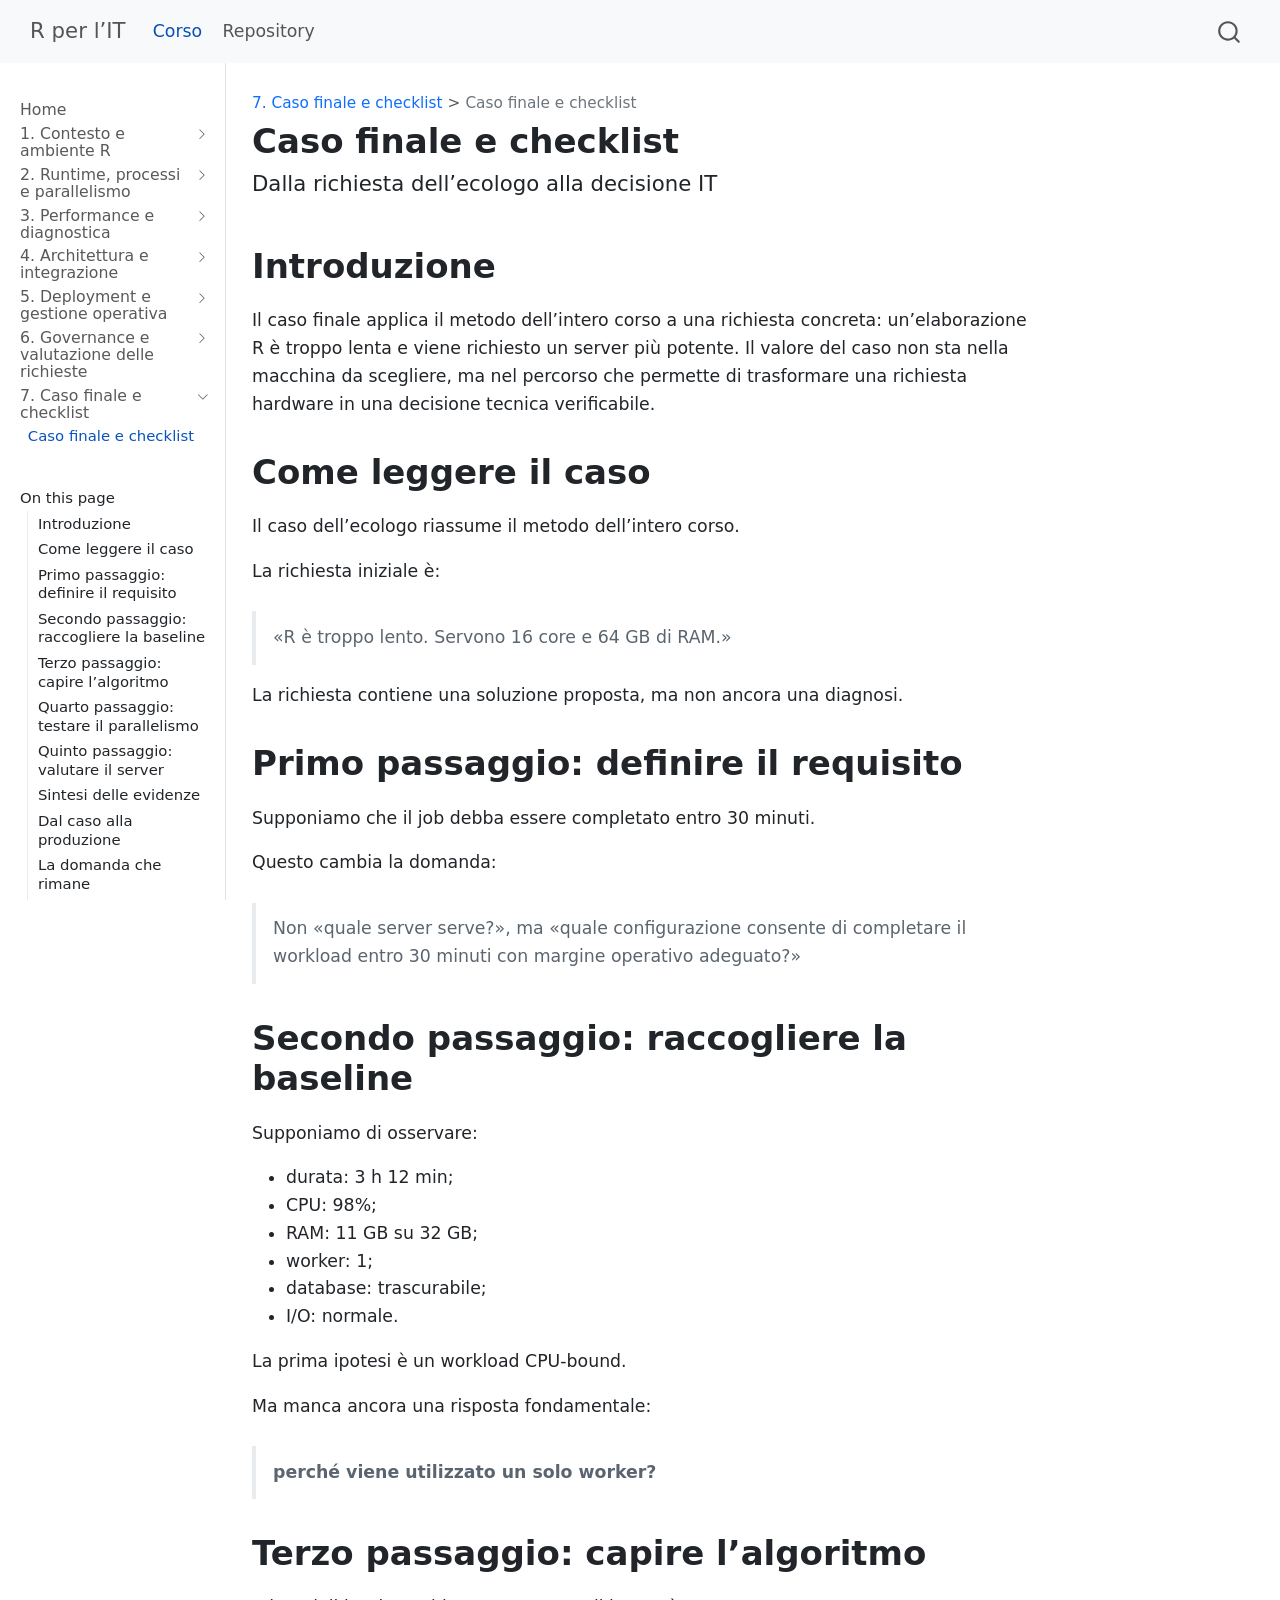
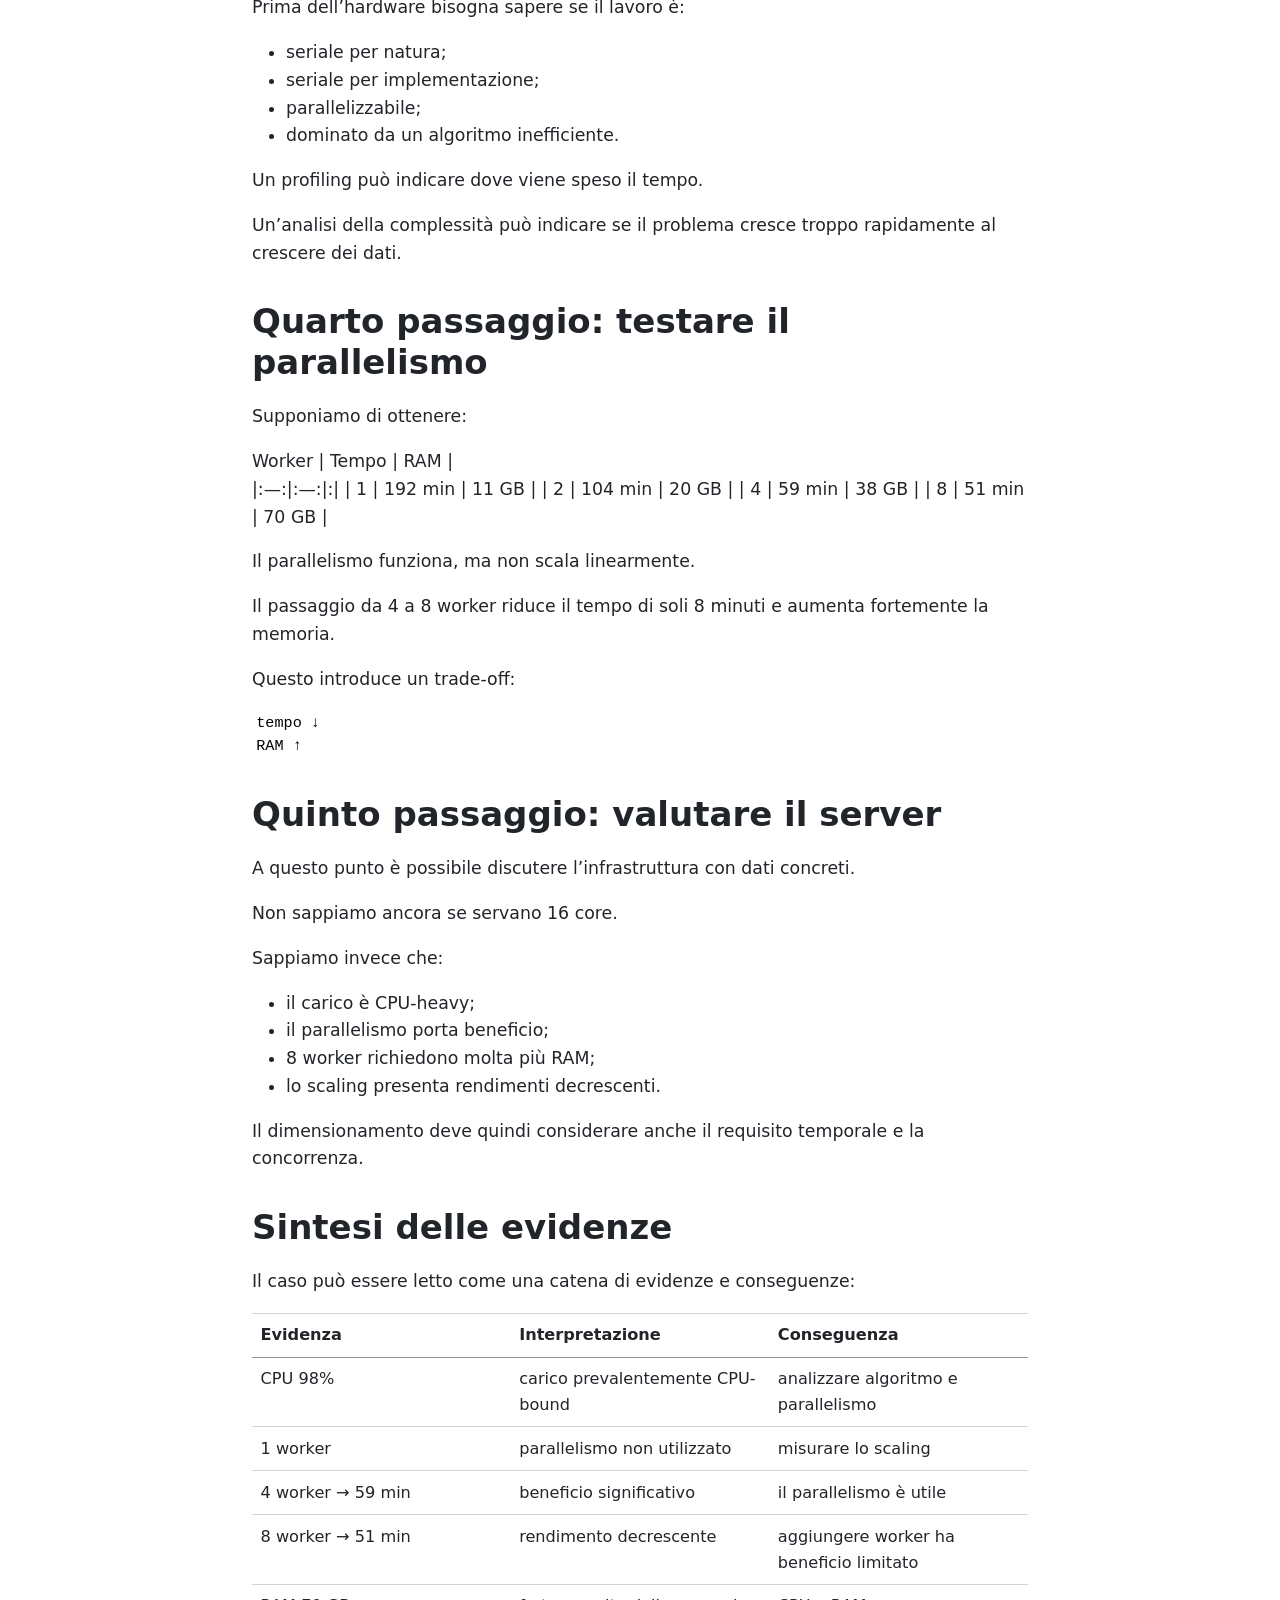
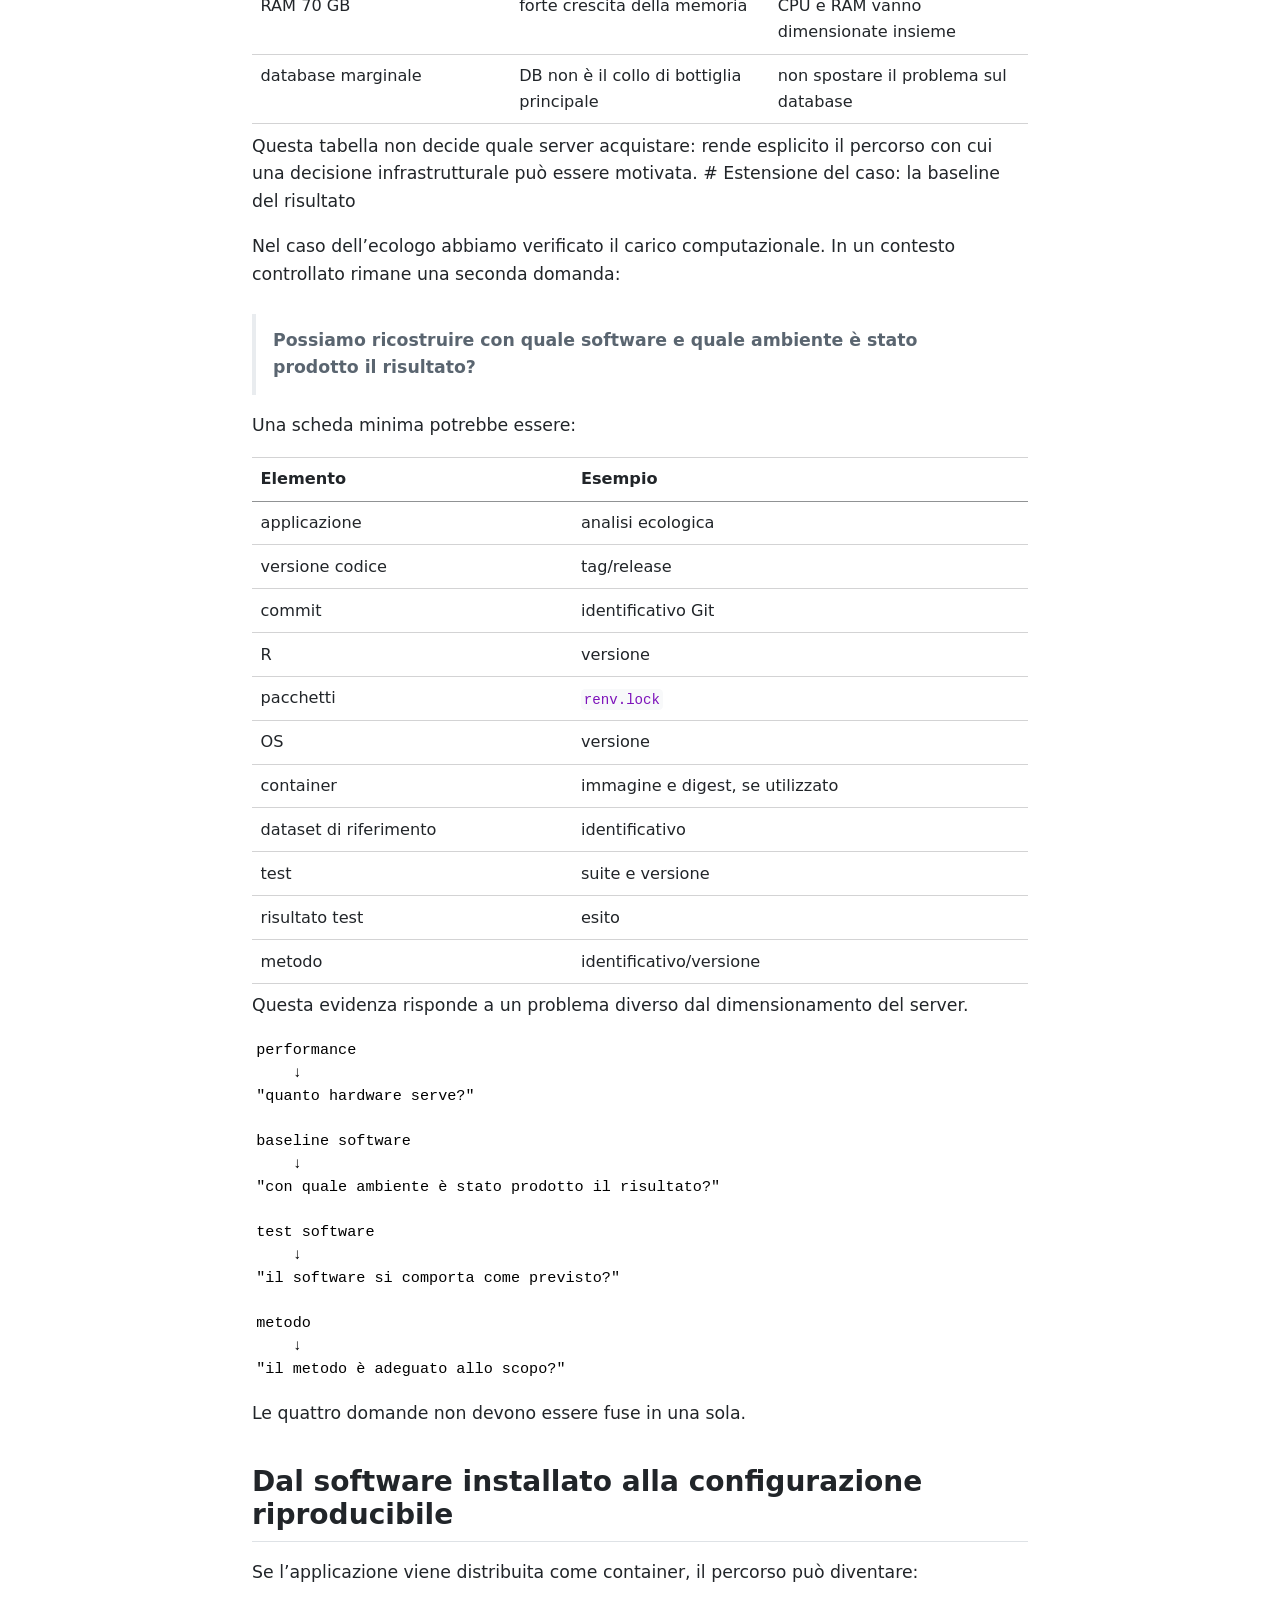
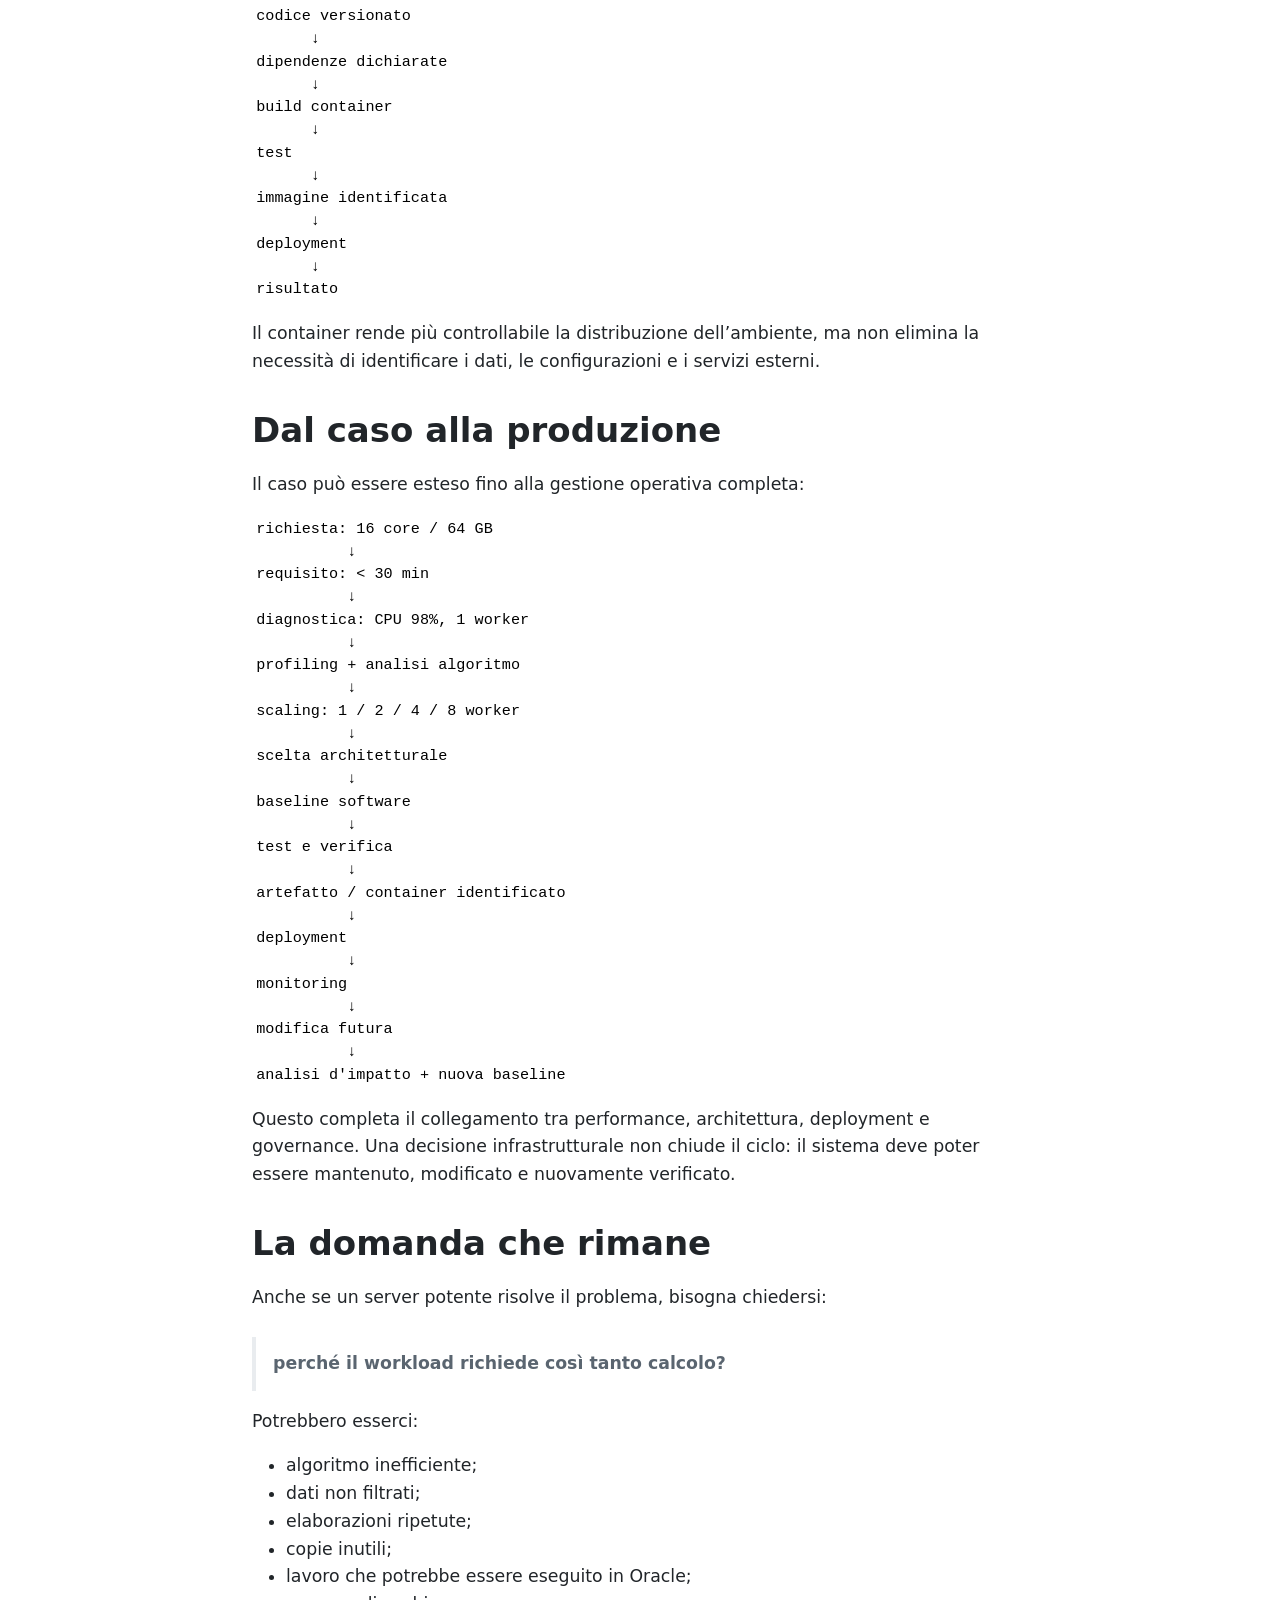
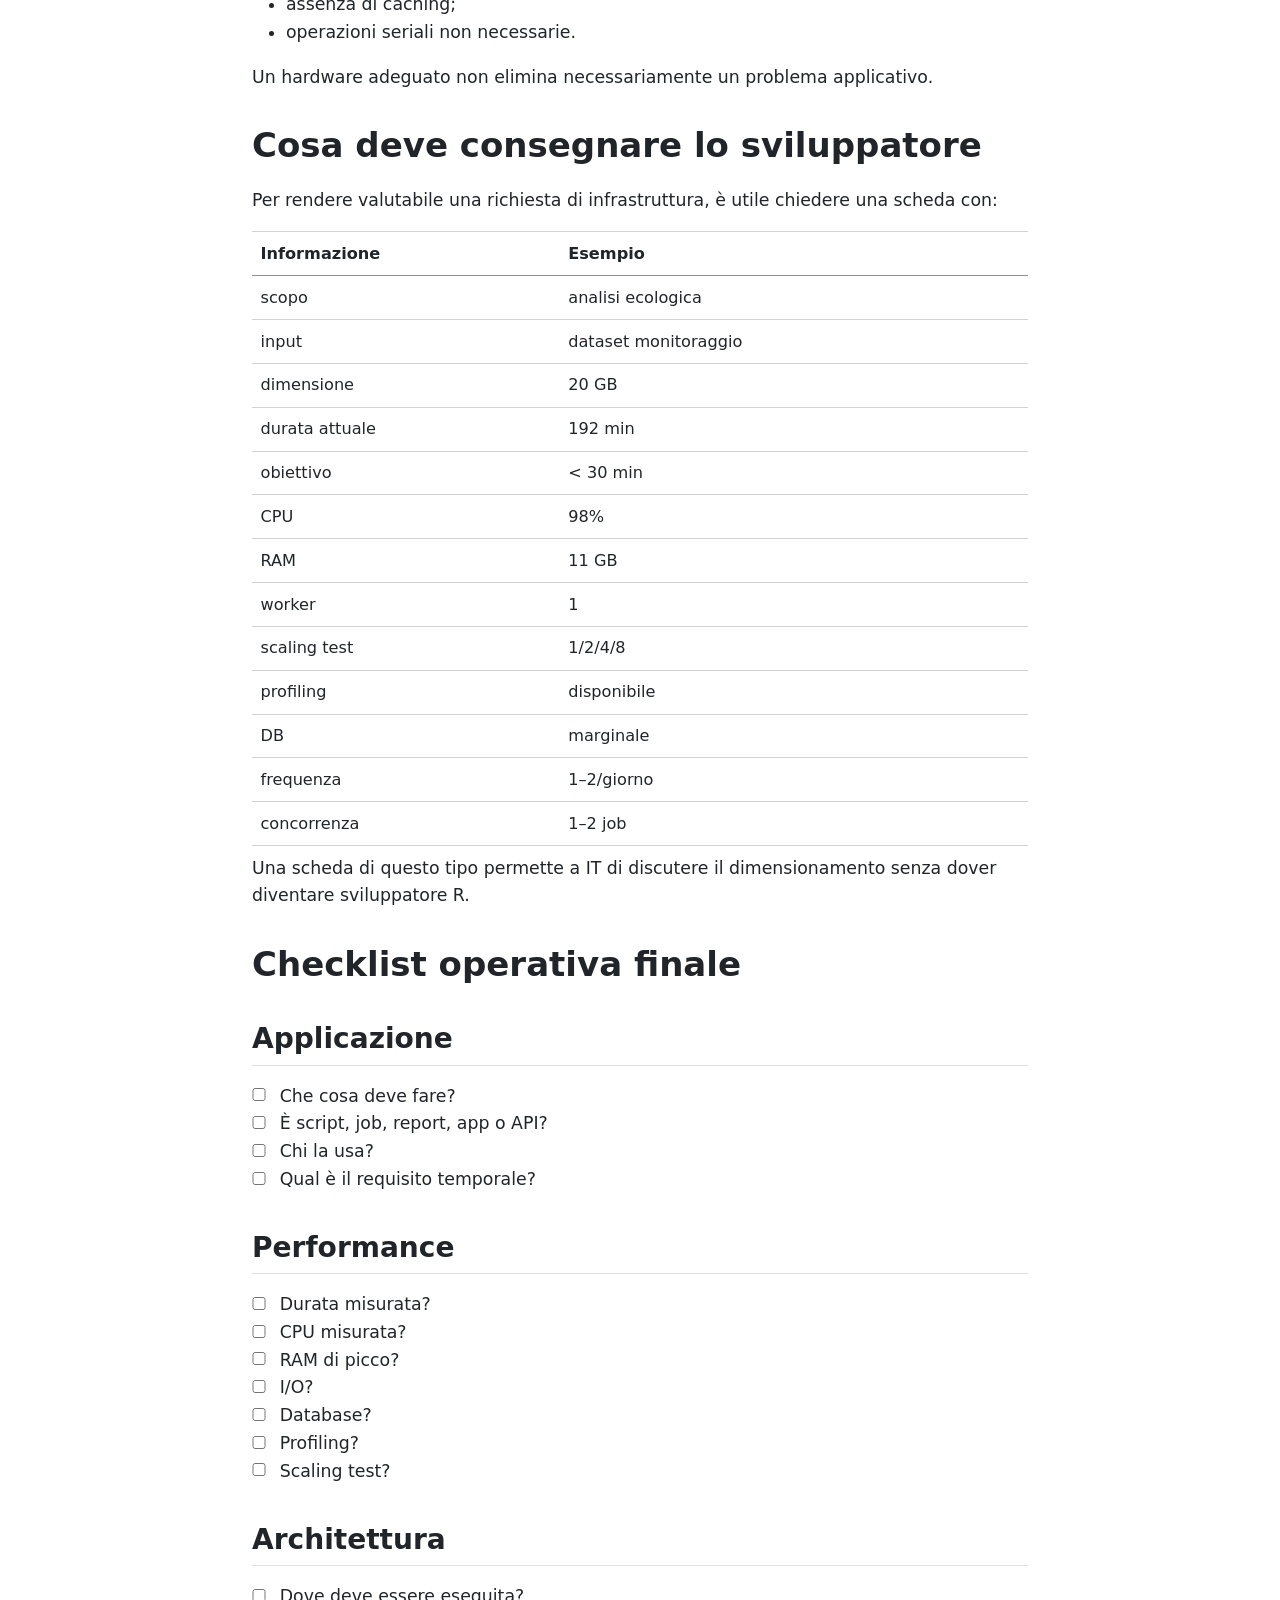
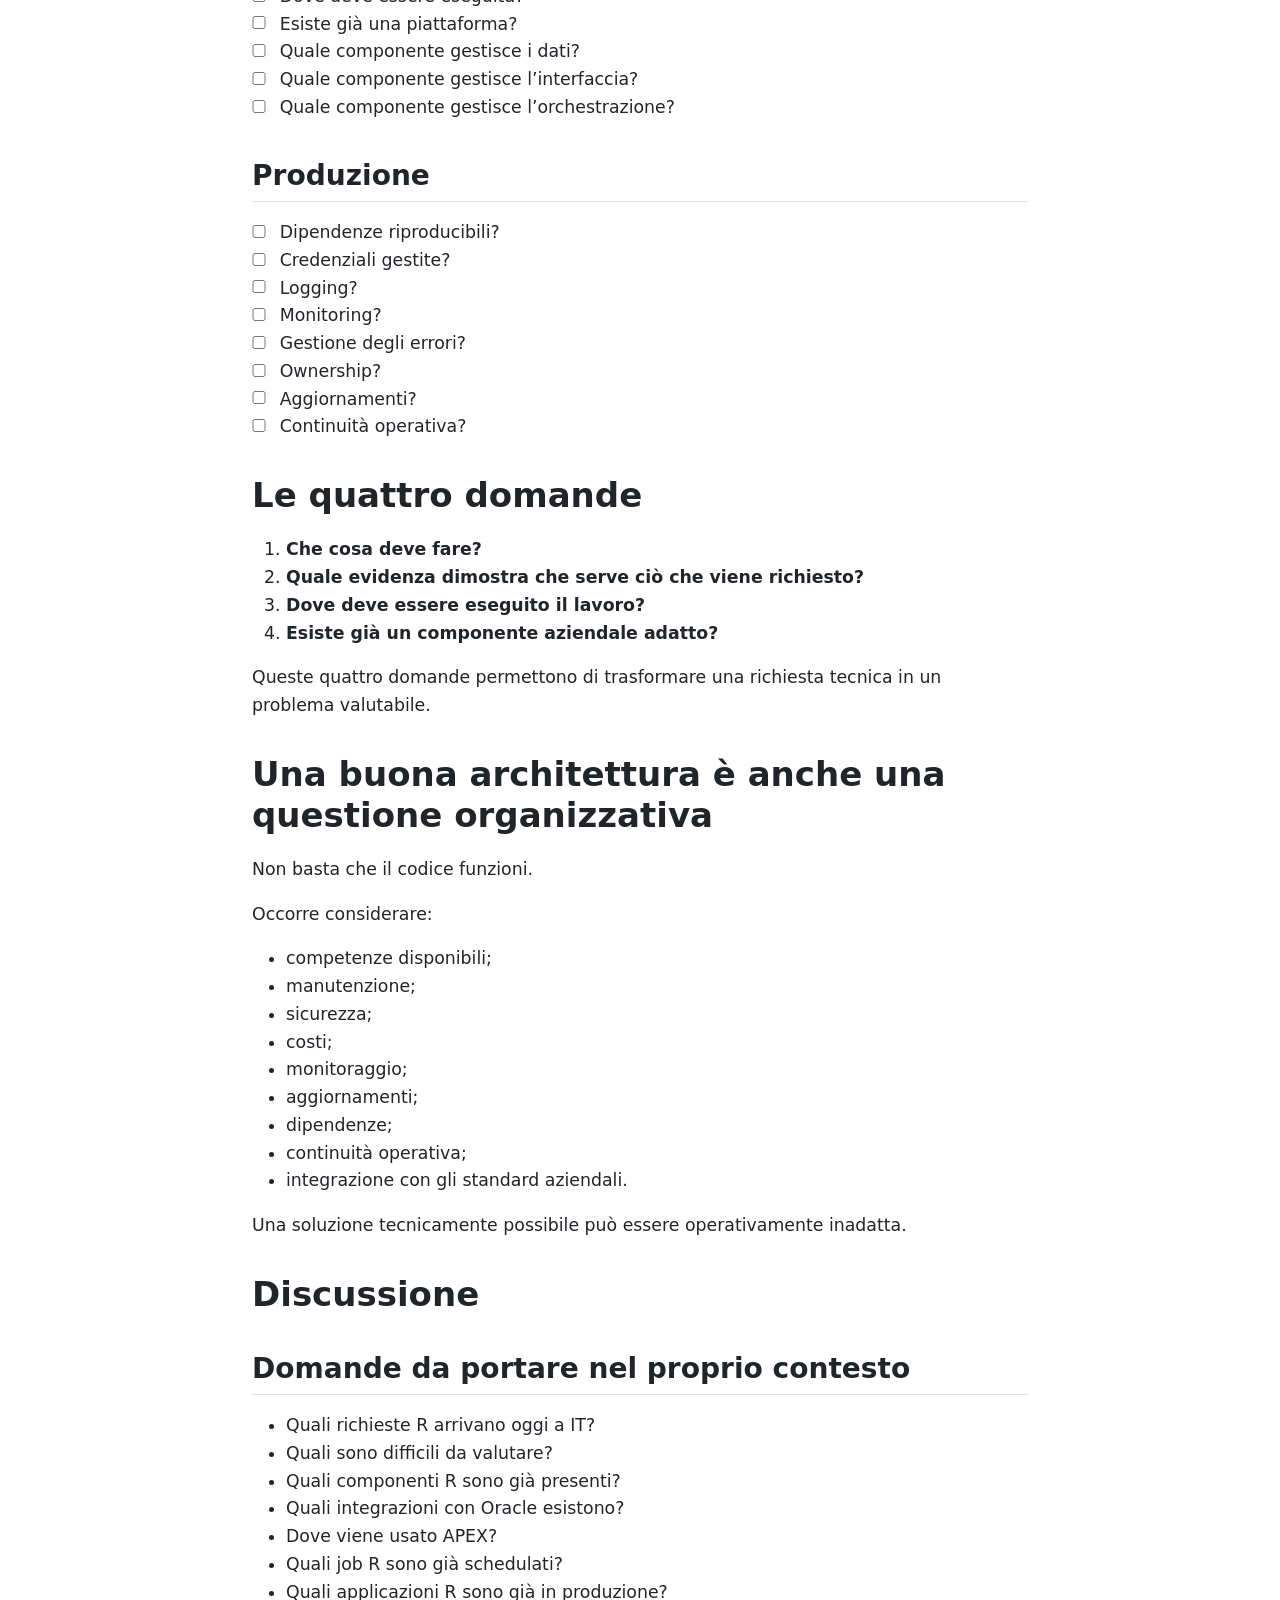
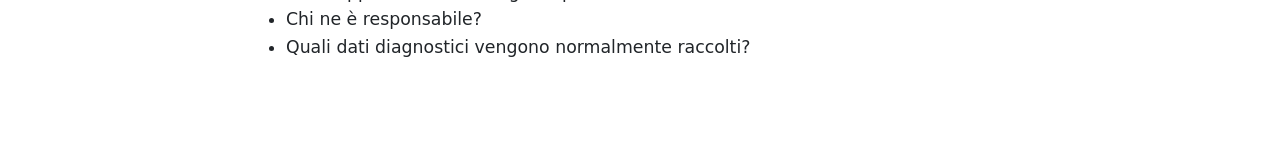
<file: 07-caso-finale.html>
<!DOCTYPE html>
<html xmlns="http://www.w3.org/1999/xhtml" lang="en" xml:lang="en"><head>

<meta charset="utf-8">
<meta name="generator" content="quarto-1.6.37">

<meta name="viewport" content="width=device-width, initial-scale=1.0, user-scalable=yes">


<title>Caso finale e checklist – R per l’IT</title>
<style>
code{white-space: pre-wrap;}
span.smallcaps{font-variant: small-caps;}
div.columns{display: flex; gap: min(4vw, 1.5em);}
div.column{flex: auto; overflow-x: auto;}
div.hanging-indent{margin-left: 1.5em; text-indent: -1.5em;}
ul.task-list{list-style: none;}
ul.task-list li input[type="checkbox"] {
  width: 0.8em;
  margin: 0 0.8em 0.2em -1em; /* quarto-specific, see https://github.com/quarto-dev/quarto-cli/issues/4556 */ 
  vertical-align: middle;
}
</style>


<script src="site_libs/quarto-nav/quarto-nav.js"></script>
<script src="site_libs/quarto-nav/headroom.min.js"></script>
<script src="site_libs/clipboard/clipboard.min.js"></script>
<script src="site_libs/quarto-search/autocomplete.umd.js"></script>
<script src="site_libs/quarto-search/fuse.min.js"></script>
<script src="site_libs/quarto-search/quarto-search.js"></script>
<meta name="quarto:offset" content="./">
<script src="site_libs/quarto-html/quarto.js"></script>
<script src="site_libs/quarto-html/popper.min.js"></script>
<script src="site_libs/quarto-html/tippy.umd.min.js"></script>
<script src="site_libs/quarto-html/anchor.min.js"></script>
<link href="site_libs/quarto-html/tippy.css" rel="stylesheet">
<link href="site_libs/quarto-html/quarto-syntax-highlighting-29e2c20b02301cfff04dc8050bf30c7e.css" rel="stylesheet" id="quarto-text-highlighting-styles">
<script src="site_libs/bootstrap/bootstrap.min.js"></script>
<link href="site_libs/bootstrap/bootstrap-icons.css" rel="stylesheet">
<link href="site_libs/bootstrap/bootstrap-346f7653faf71f503ba44a80ac96ac51.min.css" rel="stylesheet" append-hash="true" id="quarto-bootstrap" data-mode="light">
<script id="quarto-search-options" type="application/json">{
  "location": "navbar",
  "copy-button": false,
  "collapse-after": 3,
  "panel-placement": "end",
  "type": "overlay",
  "limit": 50,
  "keyboard-shortcut": [
    "f",
    "/",
    "s"
  ],
  "show-item-context": false,
  "language": {
    "search-no-results-text": "No results",
    "search-matching-documents-text": "matching documents",
    "search-copy-link-title": "Copy link to search",
    "search-hide-matches-text": "Hide additional matches",
    "search-more-match-text": "more match in this document",
    "search-more-matches-text": "more matches in this document",
    "search-clear-button-title": "Clear",
    "search-text-placeholder": "",
    "search-detached-cancel-button-title": "Cancel",
    "search-submit-button-title": "Submit",
    "search-label": "Search"
  }
}</script>
<style>html{ scroll-behavior: smooth; }</style>


<link rel="stylesheet" href="styles.css">
</head>

<body class="nav-sidebar docked nav-fixed">

<div id="quarto-search-results"></div>
  <header id="quarto-header" class="headroom fixed-top">
    <nav class="navbar navbar-expand-lg " data-bs-theme="dark">
      <div class="navbar-container container-fluid">
      <div class="navbar-brand-container mx-auto">
    <a class="navbar-brand" href="./index.html">
    <span class="navbar-title">R per l’IT</span>
    </a>
  </div>
            <div id="quarto-search" class="" title="Search"></div>
          <button class="navbar-toggler" type="button" data-bs-toggle="collapse" data-bs-target="#navbarCollapse" aria-controls="navbarCollapse" role="menu" aria-expanded="false" aria-label="Toggle navigation" onclick="if (window.quartoToggleHeadroom) { window.quartoToggleHeadroom(); }">
  <span class="navbar-toggler-icon"></span>
</button>
          <div class="collapse navbar-collapse" id="navbarCollapse">
            <ul class="navbar-nav navbar-nav-scroll me-auto">
  <li class="nav-item">
    <a class="nav-link active" href="./index.html" aria-current="page"> 
<span class="menu-text">Corso</span></a>
  </li>  
  <li class="nav-item">
    <a class="nav-link" href="https://github.com/andreabz/R_per_IT"> 
<span class="menu-text">Repository</span></a>
  </li>  
</ul>
          </div> <!-- /navcollapse -->
            <div class="quarto-navbar-tools">
</div>
      </div> <!-- /container-fluid -->
    </nav>
  <nav class="quarto-secondary-nav">
    <div class="container-fluid d-flex">
      <button type="button" class="quarto-btn-toggle btn" data-bs-toggle="collapse" role="button" data-bs-target=".quarto-sidebar-collapse-item" aria-controls="quarto-sidebar" aria-expanded="false" aria-label="Toggle sidebar navigation" onclick="if (window.quartoToggleHeadroom) { window.quartoToggleHeadroom(); }">
        <i class="bi bi-layout-text-sidebar-reverse"></i>
      </button>
        <nav class="quarto-page-breadcrumbs" aria-label="breadcrumb"><ol class="breadcrumb"><li class="breadcrumb-item"><a href="./07-caso-finale.html">7. Caso finale e checklist</a></li><li class="breadcrumb-item"><a href="./07-caso-finale.html">Caso finale e checklist</a></li></ol></nav>
        <a class="flex-grow-1" role="navigation" data-bs-toggle="collapse" data-bs-target=".quarto-sidebar-collapse-item" aria-controls="quarto-sidebar" aria-expanded="false" aria-label="Toggle sidebar navigation" onclick="if (window.quartoToggleHeadroom) { window.quartoToggleHeadroom(); }">      
        </a>
    </div>
  </nav>
</header>
<!-- content -->
<div id="quarto-content" class="quarto-container page-columns page-rows-contents page-layout-article page-navbar">
<!-- sidebar -->
  <nav id="quarto-sidebar" class="sidebar collapse collapse-horizontal quarto-sidebar-collapse-item sidebar-navigation docked overflow-auto">
    <div class="sidebar-menu-container"> 
    <ul class="list-unstyled mt-1">
        <li class="sidebar-item">
  <div class="sidebar-item-container"> 
  <a href="./index.html" class="sidebar-item-text sidebar-link">
 <span class="menu-text">Home</span></a>
  </div>
</li>
        <li class="sidebar-item sidebar-item-section">
      <div class="sidebar-item-container"> 
            <a class="sidebar-item-text sidebar-link text-start collapsed" data-bs-toggle="collapse" data-bs-target="#quarto-sidebar-section-1" role="navigation" aria-expanded="false">
 <span class="menu-text">1. Contesto e ambiente R</span></a>
          <a class="sidebar-item-toggle text-start collapsed" data-bs-toggle="collapse" data-bs-target="#quarto-sidebar-section-1" role="navigation" aria-expanded="false" aria-label="Toggle section">
            <i class="bi bi-chevron-right ms-2"></i>
          </a> 
      </div>
      <ul id="quarto-sidebar-section-1" class="collapse list-unstyled sidebar-section depth1 ">  
          <li class="sidebar-item">
  <div class="sidebar-item-container"> 
  <a href="./01-contesto.html" class="sidebar-item-text sidebar-link">
 <span class="menu-text">Contesto e ambiente R</span></a>
  </div>
</li>
      </ul>
  </li>
        <li class="sidebar-item sidebar-item-section">
      <div class="sidebar-item-container"> 
            <a class="sidebar-item-text sidebar-link text-start collapsed" data-bs-toggle="collapse" data-bs-target="#quarto-sidebar-section-2" role="navigation" aria-expanded="false">
 <span class="menu-text">2. Runtime, processi e parallelismo</span></a>
          <a class="sidebar-item-toggle text-start collapsed" data-bs-toggle="collapse" data-bs-target="#quarto-sidebar-section-2" role="navigation" aria-expanded="false" aria-label="Toggle section">
            <i class="bi bi-chevron-right ms-2"></i>
          </a> 
      </div>
      <ul id="quarto-sidebar-section-2" class="collapse list-unstyled sidebar-section depth1 ">  
          <li class="sidebar-item">
  <div class="sidebar-item-container"> 
  <a href="./02-runtime.html" class="sidebar-item-text sidebar-link">
 <span class="menu-text">Runtime, processi e parallelismo</span></a>
  </div>
</li>
      </ul>
  </li>
        <li class="sidebar-item sidebar-item-section">
      <div class="sidebar-item-container"> 
            <a class="sidebar-item-text sidebar-link text-start collapsed" data-bs-toggle="collapse" data-bs-target="#quarto-sidebar-section-3" role="navigation" aria-expanded="false">
 <span class="menu-text">3. Performance e diagnostica</span></a>
          <a class="sidebar-item-toggle text-start collapsed" data-bs-toggle="collapse" data-bs-target="#quarto-sidebar-section-3" role="navigation" aria-expanded="false" aria-label="Toggle section">
            <i class="bi bi-chevron-right ms-2"></i>
          </a> 
      </div>
      <ul id="quarto-sidebar-section-3" class="collapse list-unstyled sidebar-section depth1 ">  
          <li class="sidebar-item">
  <div class="sidebar-item-container"> 
  <a href="./03-performance.html" class="sidebar-item-text sidebar-link">
 <span class="menu-text">Performance e diagnostica</span></a>
  </div>
</li>
      </ul>
  </li>
        <li class="sidebar-item sidebar-item-section">
      <div class="sidebar-item-container"> 
            <a class="sidebar-item-text sidebar-link text-start collapsed" data-bs-toggle="collapse" data-bs-target="#quarto-sidebar-section-4" role="navigation" aria-expanded="false">
 <span class="menu-text">4. Architettura e integrazione</span></a>
          <a class="sidebar-item-toggle text-start collapsed" data-bs-toggle="collapse" data-bs-target="#quarto-sidebar-section-4" role="navigation" aria-expanded="false" aria-label="Toggle section">
            <i class="bi bi-chevron-right ms-2"></i>
          </a> 
      </div>
      <ul id="quarto-sidebar-section-4" class="collapse list-unstyled sidebar-section depth1 ">  
          <li class="sidebar-item">
  <div class="sidebar-item-container"> 
  <a href="./04-architettura.html" class="sidebar-item-text sidebar-link">
 <span class="menu-text">Architettura e integrazione</span></a>
  </div>
</li>
      </ul>
  </li>
        <li class="sidebar-item sidebar-item-section">
      <div class="sidebar-item-container"> 
            <a class="sidebar-item-text sidebar-link text-start collapsed" data-bs-toggle="collapse" data-bs-target="#quarto-sidebar-section-5" role="navigation" aria-expanded="false">
 <span class="menu-text">5. Deployment e gestione operativa</span></a>
          <a class="sidebar-item-toggle text-start collapsed" data-bs-toggle="collapse" data-bs-target="#quarto-sidebar-section-5" role="navigation" aria-expanded="false" aria-label="Toggle section">
            <i class="bi bi-chevron-right ms-2"></i>
          </a> 
      </div>
      <ul id="quarto-sidebar-section-5" class="collapse list-unstyled sidebar-section depth1 ">  
          <li class="sidebar-item">
  <div class="sidebar-item-container"> 
  <a href="./05-deployment.html" class="sidebar-item-text sidebar-link">
 <span class="menu-text">Deployment e gestione operativa</span></a>
  </div>
</li>
      </ul>
  </li>
        <li class="sidebar-item sidebar-item-section">
      <div class="sidebar-item-container"> 
            <a class="sidebar-item-text sidebar-link text-start collapsed" data-bs-toggle="collapse" data-bs-target="#quarto-sidebar-section-6" role="navigation" aria-expanded="false">
 <span class="menu-text">6. Governance e valutazione delle richieste</span></a>
          <a class="sidebar-item-toggle text-start collapsed" data-bs-toggle="collapse" data-bs-target="#quarto-sidebar-section-6" role="navigation" aria-expanded="false" aria-label="Toggle section">
            <i class="bi bi-chevron-right ms-2"></i>
          </a> 
      </div>
      <ul id="quarto-sidebar-section-6" class="collapse list-unstyled sidebar-section depth1 ">  
          <li class="sidebar-item">
  <div class="sidebar-item-container"> 
  <a href="./06-governance.html" class="sidebar-item-text sidebar-link">
 <span class="menu-text">Governance e valutazione delle richieste</span></a>
  </div>
</li>
      </ul>
  </li>
        <li class="sidebar-item sidebar-item-section">
      <div class="sidebar-item-container"> 
            <a class="sidebar-item-text sidebar-link text-start" data-bs-toggle="collapse" data-bs-target="#quarto-sidebar-section-7" role="navigation" aria-expanded="true">
 <span class="menu-text">7. Caso finale e checklist</span></a>
          <a class="sidebar-item-toggle text-start" data-bs-toggle="collapse" data-bs-target="#quarto-sidebar-section-7" role="navigation" aria-expanded="true" aria-label="Toggle section">
            <i class="bi bi-chevron-right ms-2"></i>
          </a> 
      </div>
      <ul id="quarto-sidebar-section-7" class="collapse list-unstyled sidebar-section depth1 show">  
          <li class="sidebar-item">
  <div class="sidebar-item-container"> 
  <a href="./07-caso-finale.html" class="sidebar-item-text sidebar-link active">
 <span class="menu-text">Caso finale e checklist</span></a>
  </div>
</li>
      </ul>
  </li>
    </ul>
    </div>
    <nav id="TOC" role="doc-toc" class="toc-active">
    <h2 id="toc-title">On this page</h2>
   
  <ul class="collapse">
  <li><a href="#introduzione" id="toc-introduzione" class="nav-link active" data-scroll-target="#introduzione">Introduzione</a></li>
  <li><a href="#come-leggere-il-caso" id="toc-come-leggere-il-caso" class="nav-link" data-scroll-target="#come-leggere-il-caso">Come leggere il caso</a></li>
  <li><a href="#primo-passaggio-definire-il-requisito" id="toc-primo-passaggio-definire-il-requisito" class="nav-link" data-scroll-target="#primo-passaggio-definire-il-requisito">Primo passaggio: definire il requisito</a></li>
  <li><a href="#secondo-passaggio-raccogliere-la-baseline" id="toc-secondo-passaggio-raccogliere-la-baseline" class="nav-link" data-scroll-target="#secondo-passaggio-raccogliere-la-baseline">Secondo passaggio: raccogliere la baseline</a></li>
  <li><a href="#terzo-passaggio-capire-lalgoritmo" id="toc-terzo-passaggio-capire-lalgoritmo" class="nav-link" data-scroll-target="#terzo-passaggio-capire-lalgoritmo">Terzo passaggio: capire l’algoritmo</a></li>
  <li><a href="#quarto-passaggio-testare-il-parallelismo" id="toc-quarto-passaggio-testare-il-parallelismo" class="nav-link" data-scroll-target="#quarto-passaggio-testare-il-parallelismo">Quarto passaggio: testare il parallelismo</a></li>
  <li><a href="#quinto-passaggio-valutare-il-server" id="toc-quinto-passaggio-valutare-il-server" class="nav-link" data-scroll-target="#quinto-passaggio-valutare-il-server">Quinto passaggio: valutare il server</a></li>
  <li><a href="#sintesi-delle-evidenze" id="toc-sintesi-delle-evidenze" class="nav-link" data-scroll-target="#sintesi-delle-evidenze">Sintesi delle evidenze</a>
  <ul class="collapse">
  <li><a href="#dal-software-installato-alla-configurazione-riproducibile" id="toc-dal-software-installato-alla-configurazione-riproducibile" class="nav-link" data-scroll-target="#dal-software-installato-alla-configurazione-riproducibile">Dal software installato alla configurazione riproducibile</a></li>
  </ul></li>
  <li><a href="#dal-caso-alla-produzione" id="toc-dal-caso-alla-produzione" class="nav-link" data-scroll-target="#dal-caso-alla-produzione">Dal caso alla produzione</a></li>
  <li><a href="#la-domanda-che-rimane" id="toc-la-domanda-che-rimane" class="nav-link" data-scroll-target="#la-domanda-che-rimane">La domanda che rimane</a></li>
  <li><a href="#cosa-deve-consegnare-lo-sviluppatore" id="toc-cosa-deve-consegnare-lo-sviluppatore" class="nav-link" data-scroll-target="#cosa-deve-consegnare-lo-sviluppatore">Cosa deve consegnare lo sviluppatore</a></li>
  <li><a href="#checklist-operativa-finale" id="toc-checklist-operativa-finale" class="nav-link" data-scroll-target="#checklist-operativa-finale">Checklist operativa finale</a>
  <ul class="collapse">
  <li><a href="#applicazione" id="toc-applicazione" class="nav-link" data-scroll-target="#applicazione">Applicazione</a></li>
  <li><a href="#performance" id="toc-performance" class="nav-link" data-scroll-target="#performance">Performance</a></li>
  <li><a href="#architettura" id="toc-architettura" class="nav-link" data-scroll-target="#architettura">Architettura</a></li>
  <li><a href="#produzione" id="toc-produzione" class="nav-link" data-scroll-target="#produzione">Produzione</a></li>
  </ul></li>
  <li><a href="#le-quattro-domande" id="toc-le-quattro-domande" class="nav-link" data-scroll-target="#le-quattro-domande">Le quattro domande</a></li>
  <li><a href="#una-buona-architettura-è-anche-una-questione-organizzativa" id="toc-una-buona-architettura-è-anche-una-questione-organizzativa" class="nav-link" data-scroll-target="#una-buona-architettura-è-anche-una-questione-organizzativa">Una buona architettura è anche una questione organizzativa</a></li>
  <li><a href="#discussione" id="toc-discussione" class="nav-link" data-scroll-target="#discussione">Discussione</a>
  <ul class="collapse">
  <li><a href="#domande-da-portare-nel-proprio-contesto" id="toc-domande-da-portare-nel-proprio-contesto" class="nav-link" data-scroll-target="#domande-da-portare-nel-proprio-contesto">Domande da portare nel proprio contesto</a></li>
  </ul></li>
  </ul>
</nav>
</nav>
<div id="quarto-sidebar-glass" class="quarto-sidebar-collapse-item" data-bs-toggle="collapse" data-bs-target=".quarto-sidebar-collapse-item"></div>
<!-- margin-sidebar -->
    <div id="quarto-margin-sidebar" class="sidebar margin-sidebar zindex-bottom">
    </div>
<!-- main -->
<main class="content" id="quarto-document-content">

<header id="title-block-header" class="quarto-title-block default"><nav class="quarto-page-breadcrumbs quarto-title-breadcrumbs d-none d-lg-block" aria-label="breadcrumb"><ol class="breadcrumb"><li class="breadcrumb-item"><a href="./07-caso-finale.html">7. Caso finale e checklist</a></li><li class="breadcrumb-item"><a href="./07-caso-finale.html">Caso finale e checklist</a></li></ol></nav>
<div class="quarto-title">
<h1 class="title">Caso finale e checklist</h1>
<p class="subtitle lead">Dalla richiesta dell’ecologo alla decisione IT</p>
</div>



<div class="quarto-title-meta">

    
  
    
  </div>
  


</header>


<section id="introduzione" class="level1">
<h1>Introduzione</h1>
<p>Il caso finale applica il metodo dell’intero corso a una richiesta concreta: un’elaborazione R è troppo lenta e viene richiesto un server più potente. Il valore del caso non sta nella macchina da scegliere, ma nel percorso che permette di trasformare una richiesta hardware in una decisione tecnica verificabile.</p>
</section>
<section id="come-leggere-il-caso" class="level1">
<h1>Come leggere il caso</h1>
<p>Il caso dell’ecologo riassume il metodo dell’intero corso.</p>
<p>La richiesta iniziale è:</p>
<blockquote class="blockquote">
<p>«R è troppo lento. Servono 16 core e 64 GB di RAM.»</p>
</blockquote>
<p>La richiesta contiene una soluzione proposta, ma non ancora una diagnosi.</p>
</section>
<section id="primo-passaggio-definire-il-requisito" class="level1">
<h1>Primo passaggio: definire il requisito</h1>
<p>Supponiamo che il job debba essere completato entro 30 minuti.</p>
<p>Questo cambia la domanda:</p>
<blockquote class="blockquote">
<p>Non «quale server serve?», ma «quale configurazione consente di completare il workload entro 30 minuti con margine operativo adeguato?»</p>
</blockquote>
</section>
<section id="secondo-passaggio-raccogliere-la-baseline" class="level1">
<h1>Secondo passaggio: raccogliere la baseline</h1>
<p>Supponiamo di osservare:</p>
<ul>
<li>durata: 3 h 12 min;</li>
<li>CPU: 98%;</li>
<li>RAM: 11 GB su 32 GB;</li>
<li>worker: 1;</li>
<li>database: trascurabile;</li>
<li>I/O: normale.</li>
</ul>
<p>La prima ipotesi è un workload CPU-bound.</p>
<p>Ma manca ancora una risposta fondamentale:</p>
<blockquote class="blockquote">
<p><strong>perché viene utilizzato un solo worker?</strong></p>
</blockquote>
</section>
<section id="terzo-passaggio-capire-lalgoritmo" class="level1">
<h1>Terzo passaggio: capire l’algoritmo</h1>
<p>Prima dell’hardware bisogna sapere se il lavoro è:</p>
<ul>
<li>seriale per natura;</li>
<li>seriale per implementazione;</li>
<li>parallelizzabile;</li>
<li>dominato da un algoritmo inefficiente.</li>
</ul>
<p>Un profiling può indicare dove viene speso il tempo.</p>
<p>Un’analisi della complessità può indicare se il problema cresce troppo rapidamente al crescere dei dati.</p>
</section>
<section id="quarto-passaggio-testare-il-parallelismo" class="level1">
<h1>Quarto passaggio: testare il parallelismo</h1>
<p>Supponiamo di ottenere:</p>
<div class="line-block">Worker | Tempo | RAM |</div>
<p>|:—:|:—:|:| | 1 | 192 min | 11 GB | | 2 | 104 min | 20 GB | | 4 | 59 min | 38 GB | | 8 | 51 min | 70 GB |</p>
<p>Il parallelismo funziona, ma non scala linearmente.</p>
<p>Il passaggio da 4 a 8 worker riduce il tempo di soli 8 minuti e aumenta fortemente la memoria.</p>
<p>Questo introduce un trade-off:</p>
<pre class="text"><code>tempo ↓
RAM ↑</code></pre>
</section>
<section id="quinto-passaggio-valutare-il-server" class="level1">
<h1>Quinto passaggio: valutare il server</h1>
<p>A questo punto è possibile discutere l’infrastruttura con dati concreti.</p>
<p>Non sappiamo ancora se servano 16 core.</p>
<p>Sappiamo invece che:</p>
<ul>
<li>il carico è CPU-heavy;</li>
<li>il parallelismo porta beneficio;</li>
<li>8 worker richiedono molta più RAM;</li>
<li>lo scaling presenta rendimenti decrescenti.</li>
</ul>
<p>Il dimensionamento deve quindi considerare anche il requisito temporale e la concorrenza.</p>
</section>
<section id="sintesi-delle-evidenze" class="level1">
<h1>Sintesi delle evidenze</h1>
<p>Il caso può essere letto come una catena di evidenze e conseguenze:</p>
<table class="caption-top table">
<colgroup>
<col style="width: 33%">
<col style="width: 33%">
<col style="width: 33%">
</colgroup>
<thead>
<tr class="header">
<th>Evidenza</th>
<th>Interpretazione</th>
<th>Conseguenza</th>
</tr>
</thead>
<tbody>
<tr class="odd">
<td>CPU 98%</td>
<td>carico prevalentemente CPU-bound</td>
<td>analizzare algoritmo e parallelismo</td>
</tr>
<tr class="even">
<td>1 worker</td>
<td>parallelismo non utilizzato</td>
<td>misurare lo scaling</td>
</tr>
<tr class="odd">
<td>4 worker → 59 min</td>
<td>beneficio significativo</td>
<td>il parallelismo è utile</td>
</tr>
<tr class="even">
<td>8 worker → 51 min</td>
<td>rendimento decrescente</td>
<td>aggiungere worker ha beneficio limitato</td>
</tr>
<tr class="odd">
<td>RAM 70 GB</td>
<td>forte crescita della memoria</td>
<td>CPU e RAM vanno dimensionate insieme</td>
</tr>
<tr class="even">
<td>database marginale</td>
<td>DB non è il collo di bottiglia principale</td>
<td>non spostare il problema sul database</td>
</tr>
</tbody>
</table>
<p>Questa tabella non decide quale server acquistare: rende esplicito il percorso con cui una decisione infrastrutturale può essere motivata. # Estensione del caso: la baseline del risultato</p>
<p>Nel caso dell’ecologo abbiamo verificato il carico computazionale. In un contesto controllato rimane una seconda domanda:</p>
<blockquote class="blockquote">
<p><strong>Possiamo ricostruire con quale software e quale ambiente è stato prodotto il risultato?</strong></p>
</blockquote>
<p>Una scheda minima potrebbe essere:</p>
<table class="caption-top table">
<thead>
<tr class="header">
<th>Elemento</th>
<th>Esempio</th>
</tr>
</thead>
<tbody>
<tr class="odd">
<td>applicazione</td>
<td>analisi ecologica</td>
</tr>
<tr class="even">
<td>versione codice</td>
<td>tag/release</td>
</tr>
<tr class="odd">
<td>commit</td>
<td>identificativo Git</td>
</tr>
<tr class="even">
<td>R</td>
<td>versione</td>
</tr>
<tr class="odd">
<td>pacchetti</td>
<td><code>renv.lock</code></td>
</tr>
<tr class="even">
<td>OS</td>
<td>versione</td>
</tr>
<tr class="odd">
<td>container</td>
<td>immagine e digest, se utilizzato</td>
</tr>
<tr class="even">
<td>dataset di riferimento</td>
<td>identificativo</td>
</tr>
<tr class="odd">
<td>test</td>
<td>suite e versione</td>
</tr>
<tr class="even">
<td>risultato test</td>
<td>esito</td>
</tr>
<tr class="odd">
<td>metodo</td>
<td>identificativo/versione</td>
</tr>
</tbody>
</table>
<p>Questa evidenza risponde a un problema diverso dal dimensionamento del server.</p>
<pre class="text"><code>performance
    ↓
"quanto hardware serve?"

baseline software
    ↓
"con quale ambiente è stato prodotto il risultato?"

test software
    ↓
"il software si comporta come previsto?"

metodo
    ↓
"il metodo è adeguato allo scopo?"</code></pre>
<p>Le quattro domande non devono essere fuse in una sola.</p>
<section id="dal-software-installato-alla-configurazione-riproducibile" class="level2">
<h2 class="anchored" data-anchor-id="dal-software-installato-alla-configurazione-riproducibile">Dal software installato alla configurazione riproducibile</h2>
<p>Se l’applicazione viene distribuita come container, il percorso può diventare:</p>
<pre class="text"><code>codice versionato
      ↓
dipendenze dichiarate
      ↓
build container
      ↓
test
      ↓
immagine identificata
      ↓
deployment
      ↓
risultato</code></pre>
<p>Il container rende più controllabile la distribuzione dell’ambiente, ma non elimina la necessità di identificare i dati, le configurazioni e i servizi esterni.</p>
</section>
</section>
<section id="dal-caso-alla-produzione" class="level1">
<h1>Dal caso alla produzione</h1>
<p>Il caso può essere esteso fino alla gestione operativa completa:</p>
<pre class="text"><code>richiesta: 16 core / 64 GB
          ↓
requisito: &lt; 30 min
          ↓
diagnostica: CPU 98%, 1 worker
          ↓
profiling + analisi algoritmo
          ↓
scaling: 1 / 2 / 4 / 8 worker
          ↓
scelta architetturale
          ↓
baseline software
          ↓
test e verifica
          ↓
artefatto / container identificato
          ↓
deployment
          ↓
monitoring
          ↓
modifica futura
          ↓
analisi d'impatto + nuova baseline</code></pre>
<p>Questo completa il collegamento tra performance, architettura, deployment e governance. Una decisione infrastrutturale non chiude il ciclo: il sistema deve poter essere mantenuto, modificato e nuovamente verificato.</p>
</section>
<section id="la-domanda-che-rimane" class="level1">
<h1>La domanda che rimane</h1>
<p>Anche se un server potente risolve il problema, bisogna chiedersi:</p>
<blockquote class="blockquote">
<p><strong>perché il workload richiede così tanto calcolo?</strong></p>
</blockquote>
<p>Potrebbero esserci:</p>
<ul>
<li>algoritmo inefficiente;</li>
<li>dati non filtrati;</li>
<li>elaborazioni ripetute;</li>
<li>copie inutili;</li>
<li>lavoro che potrebbe essere eseguito in Oracle;</li>
<li>assenza di caching;</li>
<li>operazioni seriali non necessarie.</li>
</ul>
<p>Un hardware adeguato non elimina necessariamente un problema applicativo.</p>
</section>
<section id="cosa-deve-consegnare-lo-sviluppatore" class="level1">
<h1>Cosa deve consegnare lo sviluppatore</h1>
<p>Per rendere valutabile una richiesta di infrastruttura, è utile chiedere una scheda con:</p>
<table class="caption-top table">
<thead>
<tr class="header">
<th>Informazione</th>
<th>Esempio</th>
<th></th>
</tr>
</thead>
<tbody>
<tr class="odd">
<td>scopo</td>
<td>analisi ecologica</td>
<td></td>
</tr>
<tr class="even">
<td>input</td>
<td>dataset monitoraggio</td>
<td></td>
</tr>
<tr class="odd">
<td>dimensione</td>
<td>20 GB</td>
<td></td>
</tr>
<tr class="even">
<td>durata attuale</td>
<td>192 min</td>
<td></td>
</tr>
<tr class="odd">
<td>obiettivo</td>
<td>&lt; 30 min</td>
<td></td>
</tr>
<tr class="even">
<td>CPU</td>
<td>98%</td>
<td></td>
</tr>
<tr class="odd">
<td>RAM</td>
<td>11 GB</td>
<td></td>
</tr>
<tr class="even">
<td>worker</td>
<td>1</td>
<td></td>
</tr>
<tr class="odd">
<td>scaling test</td>
<td>1/2/4/8</td>
<td></td>
</tr>
<tr class="even">
<td>profiling</td>
<td>disponibile</td>
<td></td>
</tr>
<tr class="odd">
<td>DB</td>
<td>marginale</td>
<td></td>
</tr>
<tr class="even">
<td>frequenza</td>
<td>1–2/giorno</td>
<td></td>
</tr>
<tr class="odd">
<td>concorrenza</td>
<td>1–2 job</td>
<td></td>
</tr>
</tbody>
</table>
<p>Una scheda di questo tipo permette a IT di discutere il dimensionamento senza dover diventare sviluppatore R.</p>
</section>
<section id="checklist-operativa-finale" class="level1">
<h1>Checklist operativa finale</h1>
<section id="applicazione" class="level2">
<h2 class="anchored" data-anchor-id="applicazione">Applicazione</h2>
<ul class="task-list">
<li><label><input type="checkbox">Che cosa deve fare?</label></li>
<li><label><input type="checkbox">È script, job, report, app o API?</label></li>
<li><label><input type="checkbox">Chi la usa?</label></li>
<li><label><input type="checkbox">Qual è il requisito temporale?</label></li>
</ul>
</section>
<section id="performance" class="level2">
<h2 class="anchored" data-anchor-id="performance">Performance</h2>
<ul class="task-list">
<li><label><input type="checkbox">Durata misurata?</label></li>
<li><label><input type="checkbox">CPU misurata?</label></li>
<li><label><input type="checkbox">RAM di picco?</label></li>
<li><label><input type="checkbox">I/O?</label></li>
<li><label><input type="checkbox">Database?</label></li>
<li><label><input type="checkbox">Profiling?</label></li>
<li><label><input type="checkbox">Scaling test?</label></li>
</ul>
</section>
<section id="architettura" class="level2">
<h2 class="anchored" data-anchor-id="architettura">Architettura</h2>
<ul class="task-list">
<li><label><input type="checkbox">Dove deve essere eseguita?</label></li>
<li><label><input type="checkbox">Esiste già una piattaforma?</label></li>
<li><label><input type="checkbox">Quale componente gestisce i dati?</label></li>
<li><label><input type="checkbox">Quale componente gestisce l’interfaccia?</label></li>
<li><label><input type="checkbox">Quale componente gestisce l’orchestrazione?</label></li>
</ul>
</section>
<section id="produzione" class="level2">
<h2 class="anchored" data-anchor-id="produzione">Produzione</h2>
<ul class="task-list">
<li><label><input type="checkbox">Dipendenze riproducibili?</label></li>
<li><label><input type="checkbox">Credenziali gestite?</label></li>
<li><label><input type="checkbox">Logging?</label></li>
<li><label><input type="checkbox">Monitoring?</label></li>
<li><label><input type="checkbox">Gestione degli errori?</label></li>
<li><label><input type="checkbox">Ownership?</label></li>
<li><label><input type="checkbox">Aggiornamenti?</label></li>
<li><label><input type="checkbox">Continuità operativa?</label></li>
</ul>
</section>
</section>
<section id="le-quattro-domande" class="level1">
<h1>Le quattro domande</h1>
<ol type="1">
<li><strong>Che cosa deve fare?</strong></li>
<li><strong>Quale evidenza dimostra che serve ciò che viene richiesto?</strong></li>
<li><strong>Dove deve essere eseguito il lavoro?</strong></li>
<li><strong>Esiste già un componente aziendale adatto?</strong></li>
</ol>
<p>Queste quattro domande permettono di trasformare una richiesta tecnica in un problema valutabile.</p>
</section>
<section id="una-buona-architettura-è-anche-una-questione-organizzativa" class="level1">
<h1>Una buona architettura è anche una questione organizzativa</h1>
<p>Non basta che il codice funzioni.</p>
<p>Occorre considerare:</p>
<ul>
<li>competenze disponibili;</li>
<li>manutenzione;</li>
<li>sicurezza;</li>
<li>costi;</li>
<li>monitoraggio;</li>
<li>aggiornamenti;</li>
<li>dipendenze;</li>
<li>continuità operativa;</li>
<li>integrazione con gli standard aziendali.</li>
</ul>
<p>Una soluzione tecnicamente possibile può essere operativamente inadatta.</p>
</section>
<section id="discussione" class="level1">
<h1>Discussione</h1>
<section id="domande-da-portare-nel-proprio-contesto" class="level2">
<h2 class="anchored" data-anchor-id="domande-da-portare-nel-proprio-contesto">Domande da portare nel proprio contesto</h2>
<ul>
<li>Quali richieste R arrivano oggi a IT?</li>
<li>Quali sono difficili da valutare?</li>
<li>Quali componenti R sono già presenti?</li>
<li>Quali integrazioni con Oracle esistono?</li>
<li>Dove viene usato APEX?</li>
<li>Quali job R sono già schedulati?</li>
<li>Quali applicazioni R sono già in produzione?</li>
<li>Chi ne è responsabile?</li>
<li>Quali dati diagnostici vengono normalmente raccolti?</li>
</ul>


</section>
</section>

</main> <!-- /main -->
<script id="quarto-html-after-body" type="application/javascript">
window.document.addEventListener("DOMContentLoaded", function (event) {
  const toggleBodyColorMode = (bsSheetEl) => {
    const mode = bsSheetEl.getAttribute("data-mode");
    const bodyEl = window.document.querySelector("body");
    if (mode === "dark") {
      bodyEl.classList.add("quarto-dark");
      bodyEl.classList.remove("quarto-light");
    } else {
      bodyEl.classList.add("quarto-light");
      bodyEl.classList.remove("quarto-dark");
    }
  }
  const toggleBodyColorPrimary = () => {
    const bsSheetEl = window.document.querySelector("link#quarto-bootstrap");
    if (bsSheetEl) {
      toggleBodyColorMode(bsSheetEl);
    }
  }
  toggleBodyColorPrimary();  
  const icon = "";
  const anchorJS = new window.AnchorJS();
  anchorJS.options = {
    placement: 'right',
    icon: icon
  };
  anchorJS.add('.anchored');
  const isCodeAnnotation = (el) => {
    for (const clz of el.classList) {
      if (clz.startsWith('code-annotation-')) {                     
        return true;
      }
    }
    return false;
  }
  const onCopySuccess = function(e) {
    // button target
    const button = e.trigger;
    // don't keep focus
    button.blur();
    // flash "checked"
    button.classList.add('code-copy-button-checked');
    var currentTitle = button.getAttribute("title");
    button.setAttribute("title", "Copied!");
    let tooltip;
    if (window.bootstrap) {
      button.setAttribute("data-bs-toggle", "tooltip");
      button.setAttribute("data-bs-placement", "left");
      button.setAttribute("data-bs-title", "Copied!");
      tooltip = new bootstrap.Tooltip(button, 
        { trigger: "manual", 
          customClass: "code-copy-button-tooltip",
          offset: [0, -8]});
      tooltip.show();    
    }
    setTimeout(function() {
      if (tooltip) {
        tooltip.hide();
        button.removeAttribute("data-bs-title");
        button.removeAttribute("data-bs-toggle");
        button.removeAttribute("data-bs-placement");
      }
      button.setAttribute("title", currentTitle);
      button.classList.remove('code-copy-button-checked');
    }, 1000);
    // clear code selection
    e.clearSelection();
  }
  const getTextToCopy = function(trigger) {
      const codeEl = trigger.previousElementSibling.cloneNode(true);
      for (const childEl of codeEl.children) {
        if (isCodeAnnotation(childEl)) {
          childEl.remove();
        }
      }
      return codeEl.innerText;
  }
  const clipboard = new window.ClipboardJS('.code-copy-button:not([data-in-quarto-modal])', {
    text: getTextToCopy
  });
  clipboard.on('success', onCopySuccess);
  if (window.document.getElementById('quarto-embedded-source-code-modal')) {
    const clipboardModal = new window.ClipboardJS('.code-copy-button[data-in-quarto-modal]', {
      text: getTextToCopy,
      container: window.document.getElementById('quarto-embedded-source-code-modal')
    });
    clipboardModal.on('success', onCopySuccess);
  }
    var localhostRegex = new RegExp(/^(?:http|https):\/\/localhost\:?[0-9]*\//);
    var mailtoRegex = new RegExp(/^mailto:/);
      var filterRegex = new RegExp('/' + window.location.host + '/');
    var isInternal = (href) => {
        return filterRegex.test(href) || localhostRegex.test(href) || mailtoRegex.test(href);
    }
    // Inspect non-navigation links and adorn them if external
 	var links = window.document.querySelectorAll('a[href]:not(.nav-link):not(.navbar-brand):not(.toc-action):not(.sidebar-link):not(.sidebar-item-toggle):not(.pagination-link):not(.no-external):not([aria-hidden]):not(.dropdown-item):not(.quarto-navigation-tool):not(.about-link)');
    for (var i=0; i<links.length; i++) {
      const link = links[i];
      if (!isInternal(link.href)) {
        // undo the damage that might have been done by quarto-nav.js in the case of
        // links that we want to consider external
        if (link.dataset.originalHref !== undefined) {
          link.href = link.dataset.originalHref;
        }
      }
    }
  function tippyHover(el, contentFn, onTriggerFn, onUntriggerFn) {
    const config = {
      allowHTML: true,
      maxWidth: 500,
      delay: 100,
      arrow: false,
      appendTo: function(el) {
          return el.parentElement;
      },
      interactive: true,
      interactiveBorder: 10,
      theme: 'quarto',
      placement: 'bottom-start',
    };
    if (contentFn) {
      config.content = contentFn;
    }
    if (onTriggerFn) {
      config.onTrigger = onTriggerFn;
    }
    if (onUntriggerFn) {
      config.onUntrigger = onUntriggerFn;
    }
    window.tippy(el, config); 
  }
  const noterefs = window.document.querySelectorAll('a[role="doc-noteref"]');
  for (var i=0; i<noterefs.length; i++) {
    const ref = noterefs[i];
    tippyHover(ref, function() {
      // use id or data attribute instead here
      let href = ref.getAttribute('data-footnote-href') || ref.getAttribute('href');
      try { href = new URL(href).hash; } catch {}
      const id = href.replace(/^#\/?/, "");
      const note = window.document.getElementById(id);
      if (note) {
        return note.innerHTML;
      } else {
        return "";
      }
    });
  }
  const xrefs = window.document.querySelectorAll('a.quarto-xref');
  const processXRef = (id, note) => {
    // Strip column container classes
    const stripColumnClz = (el) => {
      el.classList.remove("page-full", "page-columns");
      if (el.children) {
        for (const child of el.children) {
          stripColumnClz(child);
        }
      }
    }
    stripColumnClz(note)
    if (id === null || id.startsWith('sec-')) {
      // Special case sections, only their first couple elements
      const container = document.createElement("div");
      if (note.children && note.children.length > 2) {
        container.appendChild(note.children[0].cloneNode(true));
        for (let i = 1; i < note.children.length; i++) {
          const child = note.children[i];
          if (child.tagName === "P" && child.innerText === "") {
            continue;
          } else {
            container.appendChild(child.cloneNode(true));
            break;
          }
        }
        if (window.Quarto?.typesetMath) {
          window.Quarto.typesetMath(container);
        }
        return container.innerHTML
      } else {
        if (window.Quarto?.typesetMath) {
          window.Quarto.typesetMath(note);
        }
        return note.innerHTML;
      }
    } else {
      // Remove any anchor links if they are present
      const anchorLink = note.querySelector('a.anchorjs-link');
      if (anchorLink) {
        anchorLink.remove();
      }
      if (window.Quarto?.typesetMath) {
        window.Quarto.typesetMath(note);
      }
      if (note.classList.contains("callout")) {
        return note.outerHTML;
      } else {
        return note.innerHTML;
      }
    }
  }
  for (var i=0; i<xrefs.length; i++) {
    const xref = xrefs[i];
    tippyHover(xref, undefined, function(instance) {
      instance.disable();
      let url = xref.getAttribute('href');
      let hash = undefined; 
      if (url.startsWith('#')) {
        hash = url;
      } else {
        try { hash = new URL(url).hash; } catch {}
      }
      if (hash) {
        const id = hash.replace(/^#\/?/, "");
        const note = window.document.getElementById(id);
        if (note !== null) {
          try {
            const html = processXRef(id, note.cloneNode(true));
            instance.setContent(html);
          } finally {
            instance.enable();
            instance.show();
          }
        } else {
          // See if we can fetch this
          fetch(url.split('#')[0])
          .then(res => res.text())
          .then(html => {
            const parser = new DOMParser();
            const htmlDoc = parser.parseFromString(html, "text/html");
            const note = htmlDoc.getElementById(id);
            if (note !== null) {
              const html = processXRef(id, note);
              instance.setContent(html);
            } 
          }).finally(() => {
            instance.enable();
            instance.show();
          });
        }
      } else {
        // See if we can fetch a full url (with no hash to target)
        // This is a special case and we should probably do some content thinning / targeting
        fetch(url)
        .then(res => res.text())
        .then(html => {
          const parser = new DOMParser();
          const htmlDoc = parser.parseFromString(html, "text/html");
          const note = htmlDoc.querySelector('main.content');
          if (note !== null) {
            // This should only happen for chapter cross references
            // (since there is no id in the URL)
            // remove the first header
            if (note.children.length > 0 && note.children[0].tagName === "HEADER") {
              note.children[0].remove();
            }
            const html = processXRef(null, note);
            instance.setContent(html);
          } 
        }).finally(() => {
          instance.enable();
          instance.show();
        });
      }
    }, function(instance) {
    });
  }
      let selectedAnnoteEl;
      const selectorForAnnotation = ( cell, annotation) => {
        let cellAttr = 'data-code-cell="' + cell + '"';
        let lineAttr = 'data-code-annotation="' +  annotation + '"';
        const selector = 'span[' + cellAttr + '][' + lineAttr + ']';
        return selector;
      }
      const selectCodeLines = (annoteEl) => {
        const doc = window.document;
        const targetCell = annoteEl.getAttribute("data-target-cell");
        const targetAnnotation = annoteEl.getAttribute("data-target-annotation");
        const annoteSpan = window.document.querySelector(selectorForAnnotation(targetCell, targetAnnotation));
        const lines = annoteSpan.getAttribute("data-code-lines").split(",");
        const lineIds = lines.map((line) => {
          return targetCell + "-" + line;
        })
        let top = null;
        let height = null;
        let parent = null;
        if (lineIds.length > 0) {
            //compute the position of the single el (top and bottom and make a div)
            const el = window.document.getElementById(lineIds[0]);
            top = el.offsetTop;
            height = el.offsetHeight;
            parent = el.parentElement.parentElement;
          if (lineIds.length > 1) {
            const lastEl = window.document.getElementById(lineIds[lineIds.length - 1]);
            const bottom = lastEl.offsetTop + lastEl.offsetHeight;
            height = bottom - top;
          }
          if (top !== null && height !== null && parent !== null) {
            // cook up a div (if necessary) and position it 
            let div = window.document.getElementById("code-annotation-line-highlight");
            if (div === null) {
              div = window.document.createElement("div");
              div.setAttribute("id", "code-annotation-line-highlight");
              div.style.position = 'absolute';
              parent.appendChild(div);
            }
            div.style.top = top - 2 + "px";
            div.style.height = height + 4 + "px";
            div.style.left = 0;
            let gutterDiv = window.document.getElementById("code-annotation-line-highlight-gutter");
            if (gutterDiv === null) {
              gutterDiv = window.document.createElement("div");
              gutterDiv.setAttribute("id", "code-annotation-line-highlight-gutter");
              gutterDiv.style.position = 'absolute';
              const codeCell = window.document.getElementById(targetCell);
              const gutter = codeCell.querySelector('.code-annotation-gutter');
              gutter.appendChild(gutterDiv);
            }
            gutterDiv.style.top = top - 2 + "px";
            gutterDiv.style.height = height + 4 + "px";
          }
          selectedAnnoteEl = annoteEl;
        }
      };
      const unselectCodeLines = () => {
        const elementsIds = ["code-annotation-line-highlight", "code-annotation-line-highlight-gutter"];
        elementsIds.forEach((elId) => {
          const div = window.document.getElementById(elId);
          if (div) {
            div.remove();
          }
        });
        selectedAnnoteEl = undefined;
      };
        // Handle positioning of the toggle
    window.addEventListener(
      "resize",
      throttle(() => {
        elRect = undefined;
        if (selectedAnnoteEl) {
          selectCodeLines(selectedAnnoteEl);
        }
      }, 10)
    );
    function throttle(fn, ms) {
    let throttle = false;
    let timer;
      return (...args) => {
        if(!throttle) { // first call gets through
            fn.apply(this, args);
            throttle = true;
        } else { // all the others get throttled
            if(timer) clearTimeout(timer); // cancel #2
            timer = setTimeout(() => {
              fn.apply(this, args);
              timer = throttle = false;
            }, ms);
        }
      };
    }
      // Attach click handler to the DT
      const annoteDls = window.document.querySelectorAll('dt[data-target-cell]');
      for (const annoteDlNode of annoteDls) {
        annoteDlNode.addEventListener('click', (event) => {
          const clickedEl = event.target;
          if (clickedEl !== selectedAnnoteEl) {
            unselectCodeLines();
            const activeEl = window.document.querySelector('dt[data-target-cell].code-annotation-active');
            if (activeEl) {
              activeEl.classList.remove('code-annotation-active');
            }
            selectCodeLines(clickedEl);
            clickedEl.classList.add('code-annotation-active');
          } else {
            // Unselect the line
            unselectCodeLines();
            clickedEl.classList.remove('code-annotation-active');
          }
        });
      }
  const findCites = (el) => {
    const parentEl = el.parentElement;
    if (parentEl) {
      const cites = parentEl.dataset.cites;
      if (cites) {
        return {
          el,
          cites: cites.split(' ')
        };
      } else {
        return findCites(el.parentElement)
      }
    } else {
      return undefined;
    }
  };
  var bibliorefs = window.document.querySelectorAll('a[role="doc-biblioref"]');
  for (var i=0; i<bibliorefs.length; i++) {
    const ref = bibliorefs[i];
    const citeInfo = findCites(ref);
    if (citeInfo) {
      tippyHover(citeInfo.el, function() {
        var popup = window.document.createElement('div');
        citeInfo.cites.forEach(function(cite) {
          var citeDiv = window.document.createElement('div');
          citeDiv.classList.add('hanging-indent');
          citeDiv.classList.add('csl-entry');
          var biblioDiv = window.document.getElementById('ref-' + cite);
          if (biblioDiv) {
            citeDiv.innerHTML = biblioDiv.innerHTML;
          }
          popup.appendChild(citeDiv);
        });
        return popup.innerHTML;
      });
    }
  }
});
</script>
</div> <!-- /content -->




<script src="site_libs/quarto-html/zenscroll-min.js"></script>
</body></html>
</file>
<file: site_libs/quarto-html/tippy.css>
.tippy-box[data-animation=fade][data-state=hidden]{opacity:0}[data-tippy-root]{max-width:calc(100vw - 10px)}.tippy-box{position:relative;background-color:#333;color:#fff;border-radius:4px;font-size:14px;line-height:1.4;white-space:normal;outline:0;transition-property:transform,visibility,opacity}.tippy-box[data-placement^=top]>.tippy-arrow{bottom:0}.tippy-box[data-placement^=top]>.tippy-arrow:before{bottom:-7px;left:0;border-width:8px 8px 0;border-top-color:initial;transform-origin:center top}.tippy-box[data-placement^=bottom]>.tippy-arrow{top:0}.tippy-box[data-placement^=bottom]>.tippy-arrow:before{top:-7px;left:0;border-width:0 8px 8px;border-bottom-color:initial;transform-origin:center bottom}.tippy-box[data-placement^=left]>.tippy-arrow{right:0}.tippy-box[data-placement^=left]>.tippy-arrow:before{border-width:8px 0 8px 8px;border-left-color:initial;right:-7px;transform-origin:center left}.tippy-box[data-placement^=right]>.tippy-arrow{left:0}.tippy-box[data-placement^=right]>.tippy-arrow:before{left:-7px;border-width:8px 8px 8px 0;border-right-color:initial;transform-origin:center right}.tippy-box[data-inertia][data-state=visible]{transition-timing-function:cubic-bezier(.54,1.5,.38,1.11)}.tippy-arrow{width:16px;height:16px;color:#333}.tippy-arrow:before{content:"";position:absolute;border-color:transparent;border-style:solid}.tippy-content{position:relative;padding:5px 9px;z-index:1}
</file>
<file: site_libs/quarto-html/quarto-syntax-highlighting-29e2c20b02301cfff04dc8050bf30c7e.css>
/* quarto syntax highlight colors */
:root {
  --quarto-hl-ot-color: #003B4F;
  --quarto-hl-at-color: #657422;
  --quarto-hl-ss-color: #20794D;
  --quarto-hl-an-color: #5E5E5E;
  --quarto-hl-fu-color: #4758AB;
  --quarto-hl-st-color: #20794D;
  --quarto-hl-cf-color: #003B4F;
  --quarto-hl-op-color: #5E5E5E;
  --quarto-hl-er-color: #AD0000;
  --quarto-hl-bn-color: #AD0000;
  --quarto-hl-al-color: #AD0000;
  --quarto-hl-va-color: #111111;
  --quarto-hl-bu-color: inherit;
  --quarto-hl-ex-color: inherit;
  --quarto-hl-pp-color: #AD0000;
  --quarto-hl-in-color: #5E5E5E;
  --quarto-hl-vs-color: #20794D;
  --quarto-hl-wa-color: #5E5E5E;
  --quarto-hl-do-color: #5E5E5E;
  --quarto-hl-im-color: #00769E;
  --quarto-hl-ch-color: #20794D;
  --quarto-hl-dt-color: #AD0000;
  --quarto-hl-fl-color: #AD0000;
  --quarto-hl-co-color: #5E5E5E;
  --quarto-hl-cv-color: #5E5E5E;
  --quarto-hl-cn-color: #8f5902;
  --quarto-hl-sc-color: #5E5E5E;
  --quarto-hl-dv-color: #AD0000;
  --quarto-hl-kw-color: #003B4F;
}

/* other quarto variables */
:root {
  --quarto-font-monospace: SFMono-Regular, Menlo, Monaco, Consolas, "Liberation Mono", "Courier New", monospace;
}

pre > code.sourceCode > span {
  color: #003B4F;
}

code span {
  color: #003B4F;
}

code.sourceCode > span {
  color: #003B4F;
}

div.sourceCode,
div.sourceCode pre.sourceCode {
  color: #003B4F;
}

code span.ot {
  color: #003B4F;
  font-style: inherit;
}

code span.at {
  color: #657422;
  font-style: inherit;
}

code span.ss {
  color: #20794D;
  font-style: inherit;
}

code span.an {
  color: #5E5E5E;
  font-style: inherit;
}

code span.fu {
  color: #4758AB;
  font-style: inherit;
}

code span.st {
  color: #20794D;
  font-style: inherit;
}

code span.cf {
  color: #003B4F;
  font-weight: bold;
  font-style: inherit;
}

code span.op {
  color: #5E5E5E;
  font-style: inherit;
}

code span.er {
  color: #AD0000;
  font-style: inherit;
}

code span.bn {
  color: #AD0000;
  font-style: inherit;
}

code span.al {
  color: #AD0000;
  font-style: inherit;
}

code span.va {
  color: #111111;
  font-style: inherit;
}

code span.bu {
  font-style: inherit;
}

code span.ex {
  font-style: inherit;
}

code span.pp {
  color: #AD0000;
  font-style: inherit;
}

code span.in {
  color: #5E5E5E;
  font-style: inherit;
}

code span.vs {
  color: #20794D;
  font-style: inherit;
}

code span.wa {
  color: #5E5E5E;
  font-style: italic;
}

code span.do {
  color: #5E5E5E;
  font-style: italic;
}

code span.im {
  color: #00769E;
  font-style: inherit;
}

code span.ch {
  color: #20794D;
  font-style: inherit;
}

code span.dt {
  color: #AD0000;
  font-style: inherit;
}

code span.fl {
  color: #AD0000;
  font-style: inherit;
}

code span.co {
  color: #5E5E5E;
  font-style: inherit;
}

code span.cv {
  color: #5E5E5E;
  font-style: italic;
}

code span.cn {
  color: #8f5902;
  font-style: inherit;
}

code span.sc {
  color: #5E5E5E;
  font-style: inherit;
}

code span.dv {
  color: #AD0000;
  font-style: inherit;
}

code span.kw {
  color: #003B4F;
  font-weight: bold;
  font-style: inherit;
}

.prevent-inlining {
  content: "</";
}

/*# sourceMappingURL=5353fc8bf2a85bac2e7a98e8d13296a2.css.map */
</file>
<file: styles.css>
:root { --bs-body-font-size: 1.02rem; }
body { line-height: 1.6; }
h1 { margin-bottom: 1.2rem; }
h2 { margin-top: 2.2rem; }
blockquote { margin: 1.5rem 0; padding: 0.75rem 1rem; }
table { font-size: 0.95rem; }
pre { border-radius: 0.25rem; }
</file>
<file: site_libs/quarto-diagram/mermaid.css>
.mermaidTooltip {
  position: absolute;
  text-align: center;
  max-width: 200px;
  padding: 2px;
  font-family: "trebuchet ms", verdana, arial;
  font-size: 12px;
  background: #ffffde;
  border: 1px solid #aaaa33;
  border-radius: 2px;
  pointer-events: none;
  z-index: 1000;
}
</file>
